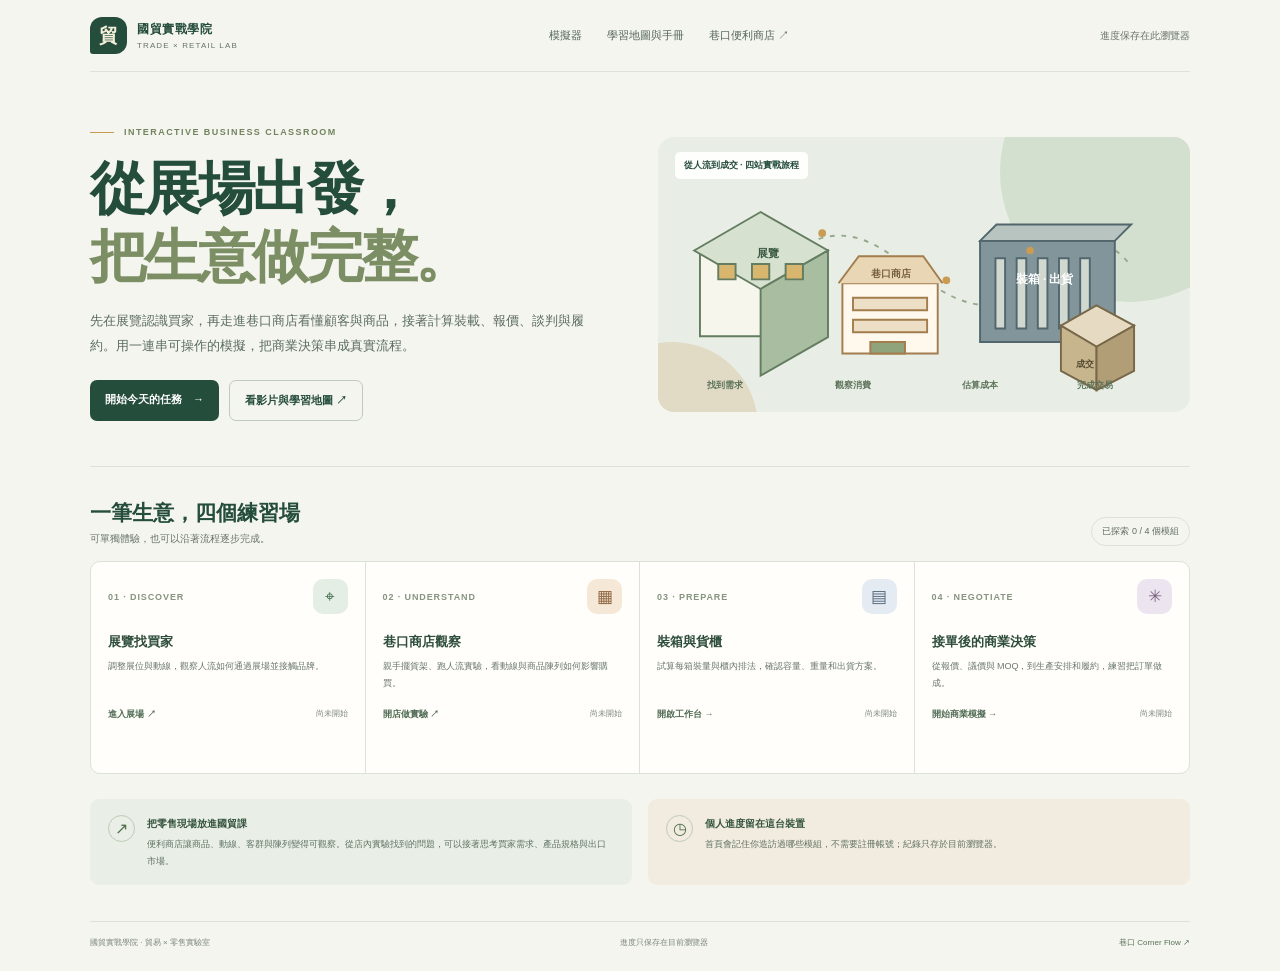
<file: index.html>
<!doctype html>
<html lang="zh-Hant"><head><meta charset="utf-8"><meta name="viewport" content="width=device-width,initial-scale=1"><meta name="theme-color" content="#244d3c"><meta name="description" content="從展覽找買家、走進巷口商店理解零售，再練習裝箱與接單決策。國貿實戰學院互動學習入口。"><title>國貿實戰學院｜貿易 × 零售實驗室</title>
<style>
:root{--g:#244d3c;--ink:#20352b;--muted:#667469;--bg:#f5f5ef;--line:#dce2d7;--gold:#c69a54}*{box-sizing:border-box}body{margin:0;background:var(--bg);color:var(--ink);font-family:Inter,"Noto Sans TC","PingFang TC","Microsoft JhengHei",sans-serif}.wrap{width:min(1100px,calc(100% - 44px));margin:auto}a{color:inherit}.top{height:72px;border-bottom:1px solid var(--line);display:flex;align-items:center;justify-content:space-between}.brand{display:flex;gap:10px;align-items:center;color:var(--g);text-decoration:none}.mark{width:37px;height:37px;border-radius:12px 12px 12px 3px;background:var(--g);color:#f4efd9;display:grid;place-items:center;font:800 19px serif}.brand strong,.brand small{display:block}.brand strong{font-size:12px;letter-spacing:.05em}.brand small{font-size:8px;color:var(--muted);letter-spacing:.14em;margin-top:3px}.nav{display:flex;gap:25px}.nav a{font-size:11px;color:#53665a;text-decoration:none}.nav a:hover{color:var(--g)}.state{font-size:10px;color:var(--muted)}.hero{display:grid;grid-template-columns:1fr 1fr;gap:35px;align-items:center;padding:55px 0 45px;border-bottom:1px solid var(--line)}.eyebrow{color:#71845e;letter-spacing:.16em;font-size:9px;font-weight:800}.eyebrow:before{content:"";display:inline-block;width:24px;border-top:1px solid #c69a54;vertical-align:middle;margin-right:10px}h1{font-size:clamp(38px,5vw,57px);line-height:1.2;letter-spacing:-.05em;color:var(--g);margin:17px 0}h1 em{font-style:normal;color:#7c8e64}.lead{max-width:515px;color:#596c5f;line-height:1.95;font-size:13px}.buttons{display:flex;gap:10px;margin-top:22px}.button{padding:12px 15px;border-radius:7px;background:var(--g);color:white;text-decoration:none;font-size:11px;font-weight:700}.button.alt{background:transparent;border:1px solid #becabd;color:var(--g)}.scene{height:275px;background:#e8eee5;border-radius:16px;position:relative;overflow:hidden;display:grid;place-items:center}.scene:before,.scene:after{content:"";position:absolute;background:#d4e0cf;border-radius:50%}.scene:before{height:260px;width:260px;right:-70px;top:-95px}.scene:after{height:170px;width:170px;left:-70px;bottom:-100px;background:#e1dbc6}.scene svg{position:relative;width:94%;z-index:1}.tag{position:absolute;top:15px;left:17px;background:#fffffff0;border-radius:5px;padding:7px 9px;font-size:9px;color:var(--g);font-weight:bold;z-index:2}.head{display:flex;align-items:end;justify-content:space-between;margin:32px 0 15px}.head h2{margin:0;font-size:21px;color:var(--g)}.head p{margin:5px 0 0;color:var(--muted);font-size:10px}.pill{border:1px solid var(--line);border-radius:99px;padding:7px 10px;font-size:9px;color:#5e6d60}.grid{display:grid;grid-template-columns:repeat(4,1fr);border:1px solid var(--line);border-radius:10px;background:#fffefa;overflow:hidden}.module{padding:17px;min-height:211px;text-decoration:none;border-right:1px solid var(--line);transition:background .15s}.module:last-child{border:0}.module:hover{background:#eef3eb}.mhead{display:flex;align-items:center;justify-content:space-between;margin-bottom:19px}.num{color:#879481;font-size:9px;letter-spacing:.1em;font-weight:bold}.ico{height:35px;width:35px;border-radius:10px;display:grid;place-items:center;font-size:17px}.green{background:#e4eee4;color:#3e694a}.amber{background:#f5e8d6;color:#906640}.blue{background:#e5ebf2;color:#566a7b}.purple{background:#ece5ef;color:#7b627e}.module h3{font-size:13px;color:#2e4d3b;margin:0}.module p{font-size:9px;line-height:1.8;color:#68766b;min-height:34px;margin:7px 0 16px}.mfoot{display:flex;justify-content:space-between;font-size:9px;color:#526c55;font-weight:bold}.visited{font-size:8px;font-weight:normal;color:#7a867b}.visited.yes{color:#4f7b50}.notes{display:grid;grid-template-columns:1fr 1fr;gap:16px;margin:25px 0 36px}.note{display:flex;gap:12px;padding:16px 18px;border-radius:9px;background:#e9eee6}.note:nth-child(2){background:#f1ecdf}.nicon{height:27px;width:27px;border:1px solid #bdcbb7;border-radius:50%;display:grid;place-items:center;color:#52704e;flex:none}.note h3{font-size:10px;color:#365540;margin:2px 0 5px}.note p{font-size:9px;line-height:1.8;color:#607163;margin:0}.foot{border-top:1px solid var(--line);padding:15px 0 23px;display:flex;justify-content:space-between;color:#7a867b;font-size:8px}.foot a{text-decoration:none;color:#59705a}@media(max-width:780px){.wrap{width:calc(100% - 34px)}.hero{grid-template-columns:1fr;padding:36px 0 30px;gap:22px}.scene{height:220px}.grid{grid-template-columns:repeat(2,1fr)}.module:nth-child(2){border-right:0}.module:nth-child(-n+2){border-bottom:1px solid var(--line)}.notes{grid-template-columns:1fr}.state{display:none}}@media(max-width:480px){.top{height:62px}.nav{gap:12px}.nav a{font-size:9px}.nav a:first-child{display:none}h1{font-size:37px}.lead{font-size:12px}.grid{grid-template-columns:1fr}.module{min-height:0;border:0!important;border-bottom:1px solid var(--line)!important;padding:13px;display:grid;grid-template-columns:40px 1fr auto;gap:9px}.module:last-child{border-bottom:0!important}.mhead{grid-row:1/4;display:block;margin:0}.num{display:block;margin:0 0 6px}.module p{grid-column:2;min-height:0;margin:2px 0}.mfoot{grid-column:3;grid-row:1/3;align-items:end;justify-content:center;flex-direction:column}.head{align-items:start;flex-direction:column;gap:10px}.foot{gap:10px;flex-wrap:wrap}}
</style></head><body>
<header class="wrap top"><a class="brand" href="./"><span class="mark">貿</span><span><strong>國貿實戰學院</strong><small>TRADE × RETAIL LAB</small></span></a><nav class="nav"><a href="#journey">模擬器</a><a href="./guide.html">學習地圖與手冊</a><a href="./corner/" target="_blank" rel="noopener">巷口便利商店 ↗</a></nav><span class="state" id="summary">進度保存在此瀏覽器</span></header>
<main class="wrap"><section class="hero"><div><div class="eyebrow">INTERACTIVE BUSINESS CLASSROOM</div><h1>從展場出發，<br><em>把生意做完整。</em></h1><p class="lead">先在展覽認識買家，再走進巷口商店看懂顧客與商品，接著計算裝載、報價、談判與履約。用一連串可操作的模擬，把商業決策串成真實流程。</p><div class="buttons"><a class="button" href="#journey">開始今天的任務　→</a><a class="button alt" href="./guide.html">看影片與學習地圖 ↗</a></div></div>
<div class="scene"><span class="tag">從人流到成交 · 四站實戰旅程</span><svg viewBox="0 0 520 290" aria-hidden="true"><g fill="none" stroke="#96a98d" stroke-width="2" stroke-dasharray="5 7"><path d="M92 148c65-62 101-50 150-12s91 63 143 12 73-34 91-12"/></g><g transform="translate(20 72)" stroke="#647d60" stroke-width="2"><path d="m8 47 63-35 64 35v90H8z" fill="#f7f6ec"/><path d="M2 48 71 8l70 40-70 40z" fill="#d6e1cf"/><path d="m71 88 70-40v90l-70 40z" fill="#a9bea1"/><path d="M27 62h18v16H27zm35 0h18v16H62zm35 0h18v16H97z" fill="#d9b66e"/><text x="67" y="55" stroke="none" font-size="11" fill="#365640" font-weight="700">展覽</text></g><g transform="translate(172 121)" stroke="#a37d4e" stroke-width="2"><path d="M4 33h99v73H4z" fill="#fff9ed"/><path d="M0 33 21 5h67l20 28" fill="#e8d6b5"/><path d="M15 48h77v13H15zm0 23h77v13H15z" fill="#eddfc5"/><path d="M33 94h36v12H33z" fill="#8fa47a"/><text x="34" y="27" stroke="none" font-size="10" fill="#765d3d" font-weight="700">巷口商店</text></g><g transform="translate(307 50)" stroke="#52676d" stroke-width="2"><path d="M12 60h140v105H12z" fill="#82959a"/><path d="m12 60 17-17h140l-17 17z" fill="#b7c4c0"/><path d="M28 78h10v73H28zm22 0h10v73H50zm22 0h10v73H72zm22 0h10v73H94zm22 0h10v73h-10z" fill="#d0d8d0"/><text x="49" y="104" stroke="none" font-size="12" fill="#fff" font-weight="700">裝箱 · 出貨</text></g><g transform="translate(400 174)" stroke="#786849" stroke-width="2"><path d="m3 24 37-21 39 21-39 22z" fill="#e6dac2"/><path d="M3 24v47l37 20V46z" fill="#c7b58e"/><path d="M79 24v47L40 91V46z" fill="#b29e76"/><text x="19" y="67" stroke="none" font-size="9" fill="#55492f" font-weight="700">成交</text></g><g fill="#c99b53"><circle cx="155" cy="102" r="4"/><circle cx="284" cy="151" r="4"/><circle cx="371" cy="120" r="4"/></g><g font-size="9" fill="#5c725a" font-weight="700"><text x="35" y="263">找到需求</text><text x="168" y="263">觀察消費</text><text x="300" y="263">估算成本</text><text x="420" y="263">完成交易</text></g></svg></div></section>
<section id="journey"><div class="head"><div><h2>一筆生意，四個練習場</h2><p>可單獨體驗，也可以沿著流程逐步完成。</p></div><span class="pill" id="counter">已探索 0 / 4 個模組</span></div><div class="grid">
<a class="module" href="./expo/" target="_blank" rel="noopener" data-module="expo"><div class="mhead"><span class="num">01 · DISCOVER</span><span class="ico green">⌖</span></div><h3>展覽找買家</h3><p>調整展位與動線，觀察人流如何通過展場並接觸品牌。</p><div class="mfoot"><span>進入展場 ↗</span><span class="visited">尚未開始</span></div></a>
<a class="module" href="./corner/" target="_blank" rel="noopener" data-module="store"><div class="mhead"><span class="num">02 · UNDERSTAND</span><span class="ico amber">▦</span></div><h3>巷口商店觀察</h3><p>親手擺貨架、跑人流實驗，看動線與商品陳列如何影響購買。</p><div class="mfoot"><span>開店做實驗 ↗</span><span class="visited">尚未開始</span></div></a>
<a class="module" href="./packing.html" data-module="packing"><div class="mhead"><span class="num">03 · PREPARE</span><span class="ico blue">▤</span></div><h3>裝箱與貨櫃</h3><p>試算每箱裝量與櫃內排法，確認容量、重量和出貨方案。</p><div class="mfoot"><span>開啟工作台 →</span><span class="visited">尚未開始</span></div></a>
<a class="module" href="./trade.html" data-module="trade"><div class="mhead"><span class="num">04 · NEGOTIATE</span><span class="ico purple">✳</span></div><h3>接單後的商業決策</h3><p>從報價、議價與 MOQ，到生產安排和履約，練習把訂單做成。</p><div class="mfoot"><span>開始商業模擬 →</span><span class="visited">尚未開始</span></div></a>
</div></section><section class="notes"><article class="note"><span class="nicon">↗</span><div><h3>把零售現場放進國貿課</h3><p>便利商店讓商品、動線、客群與陳列變得可觀察。從店內實驗找到的問題，可以接著思考買家需求、產品規格與出口市場。</p></div></article><article class="note"><span class="nicon">◷</span><div><h3>個人進度留在這台裝置</h3><p>首頁會記住你造訪過哪些模組，不需要註冊帳號；紀錄只存於目前瀏覽器。</p></div></article></section></main>
<footer class="wrap foot"><span>國貿實戰學院 · 貿易 × 零售實驗室</span><span>進度只保存在目前瀏覽器</span><a href="./corner/" target="_blank" rel="noopener">巷口 Corner Flow ↗</a></footer>
<script>(()=>{const key="trade-corner-academy-progress-v1";let s={visited:[],last:""};try{s={...s,...JSON.parse(localStorage.getItem(key)||"{}")} }catch{}const cards=[...document.querySelectorAll("[data-module]")];function draw(){document.querySelector("#counter").textContent=`已探索 ${s.visited.length} / 4 個模組`;document.querySelector("#summary").textContent=s.visited.length?`已開始 ${s.visited.length} 個模組`:"進度保存在此瀏覽器";cards.forEach(c=>{const v=c.querySelector(".visited"),done=s.visited.includes(c.dataset.module);v.textContent=done?"已造訪":"尚未開始";v.classList.toggle("yes",done)})}function mark(id){if(!s.visited.includes(id))s.visited.push(id);s.last=id;try{localStorage.setItem(key,JSON.stringify(s))}catch{}draw()}cards.forEach(c=>c.addEventListener("click",()=>mark(c.dataset.module)));document.querySelectorAll("[data-mark]").forEach(a=>a.addEventListener("click",()=>mark(a.dataset.mark)));draw()})();</script></body></html>
</file>
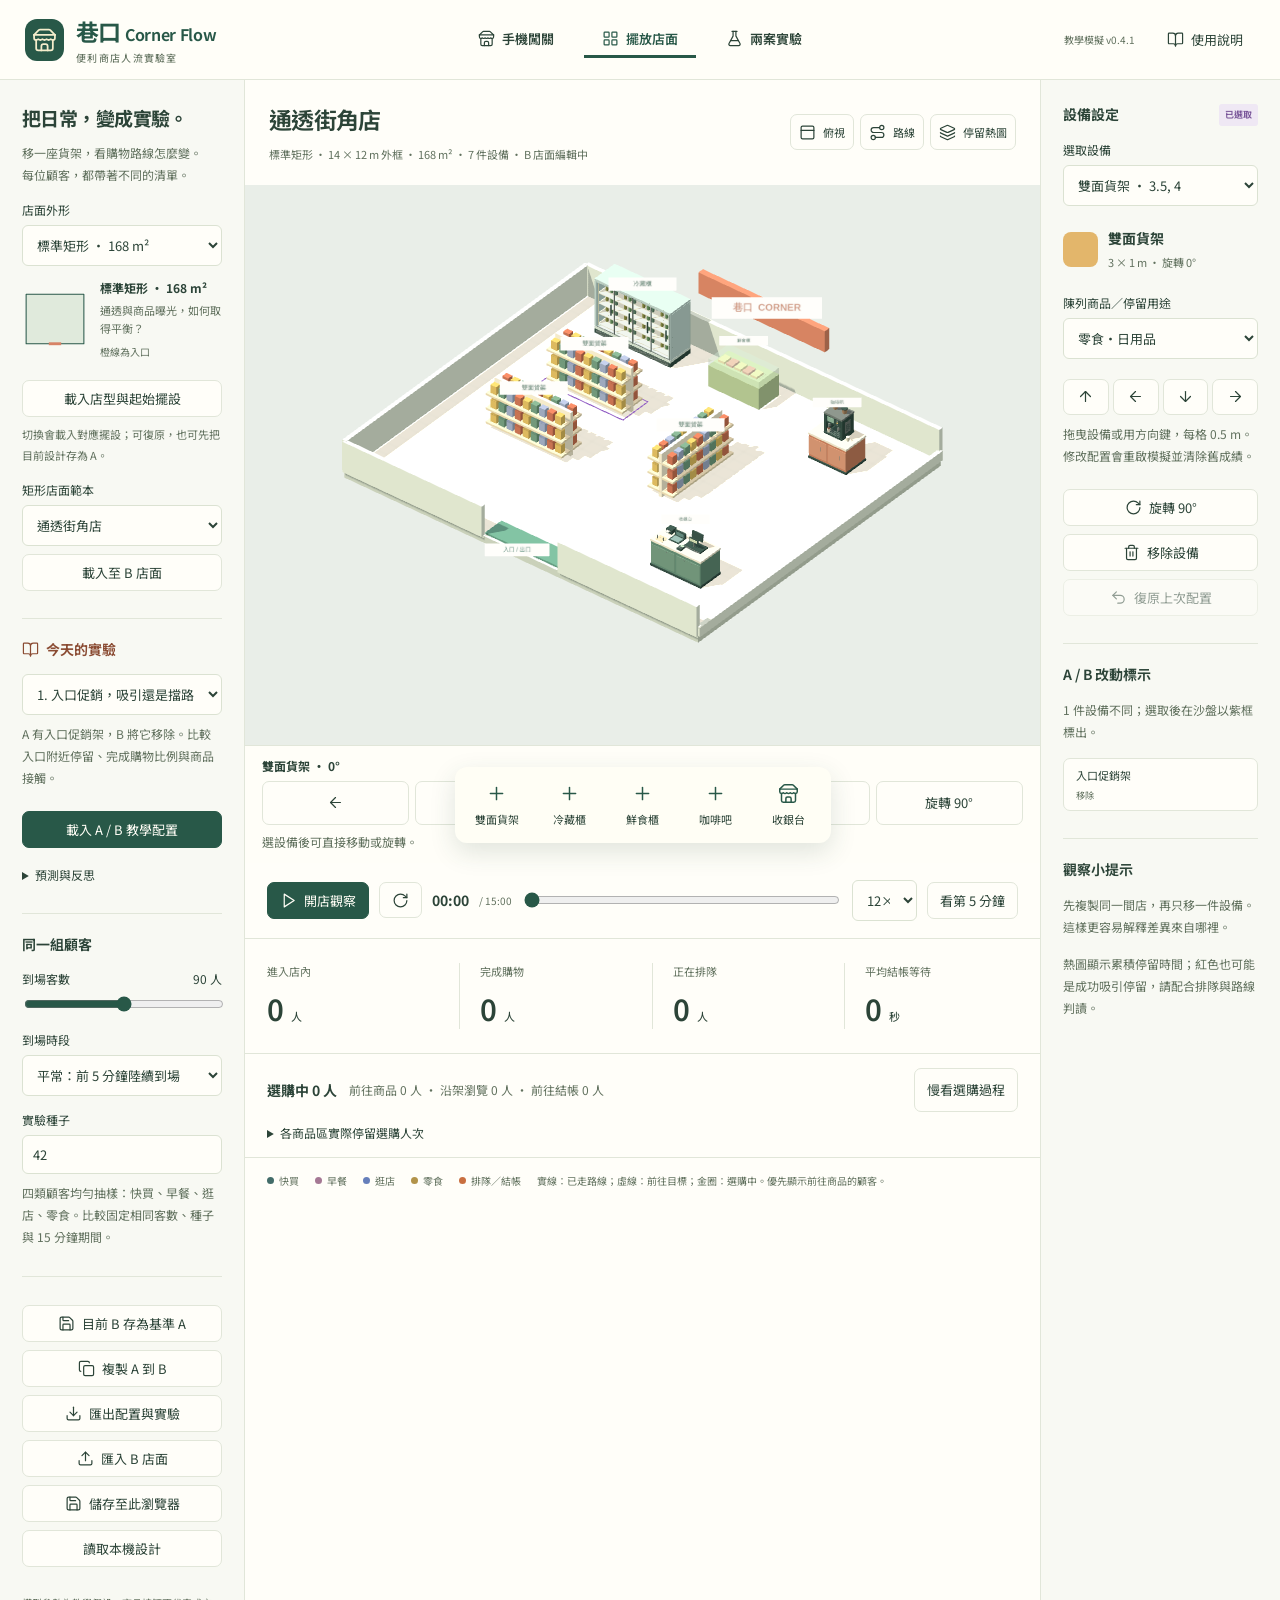
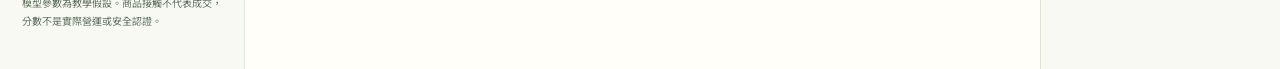
<file: corner/index.html>
<!doctype html><html lang="zh-Hant"><head><meta charset="UTF-8"><meta name="viewport" content="width=device-width,initial-scale=1,viewport-fit=cover"><meta name="theme-color" content="#285848"><meta name="description" content="自己擺貨架、開店看人流。用同一組顧客比較便利商店的購物路線與結帳排隊。"><title>巷口 Corner Flow｜便利商店人流實驗室</title>  <script type="module" crossorigin src="./assets/index-BwXZTKVe.js"></script>
  <link rel="modulepreload" crossorigin href="./assets/three-CS4uAiZF.js">
  <link rel="modulepreload" crossorigin href="./assets/icons-B_nXUfc4.js">
  <link rel="stylesheet" crossorigin href="./assets/index-BV2G9Qv4.css">
</head><body><div id="app"></div></body></html>
</file>
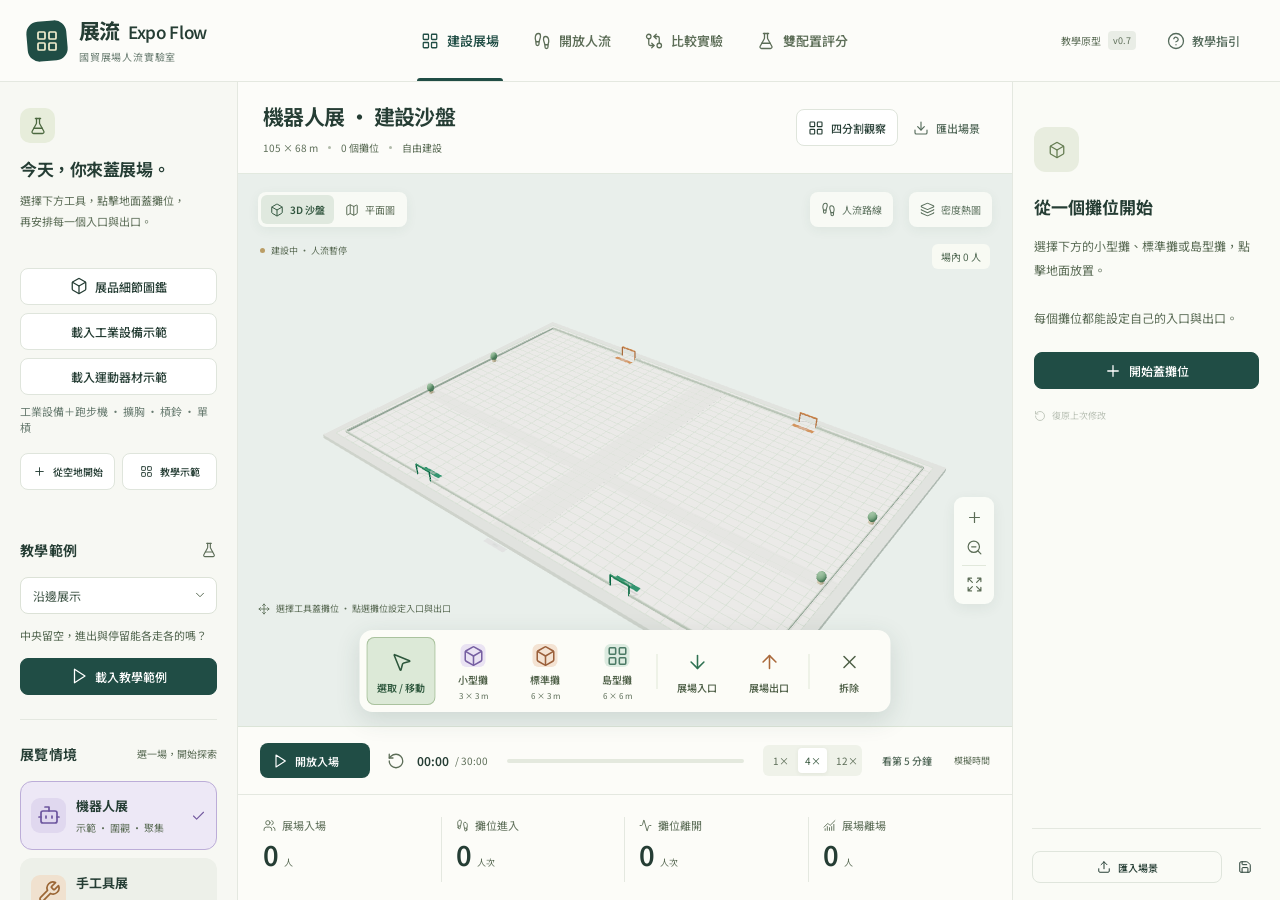
<file: expo/index.html>
<!doctype html>
<html lang="zh-Hant">
  <head>
    <meta charset="UTF-8" />
    <meta name="viewport" content="width=device-width, initial-scale=1.0" />
    <meta name="theme-color" content="#204d45" />
    <meta
      name="description"
      content="國貿課堂的 3D 展場人流實驗室。調整攤位，觀察人流，驗證設計。"
    />
    <title>展流 Expo Flow — 國貿展場人流實驗室</title>
    <script type="module" crossorigin src="./assets/index-DIVHrKAa.js"></script>
    <link rel="modulepreload" crossorigin href="./assets/icons-nhdZP4FW.js">
    <link rel="modulepreload" crossorigin href="./assets/three-B3NgcmtL.js">
    <link rel="stylesheet" crossorigin href="./assets/index-3f3AyyKr.css">
  </head>
  <body>
    <div id="app"></div>
  </body>
</html>
</file>
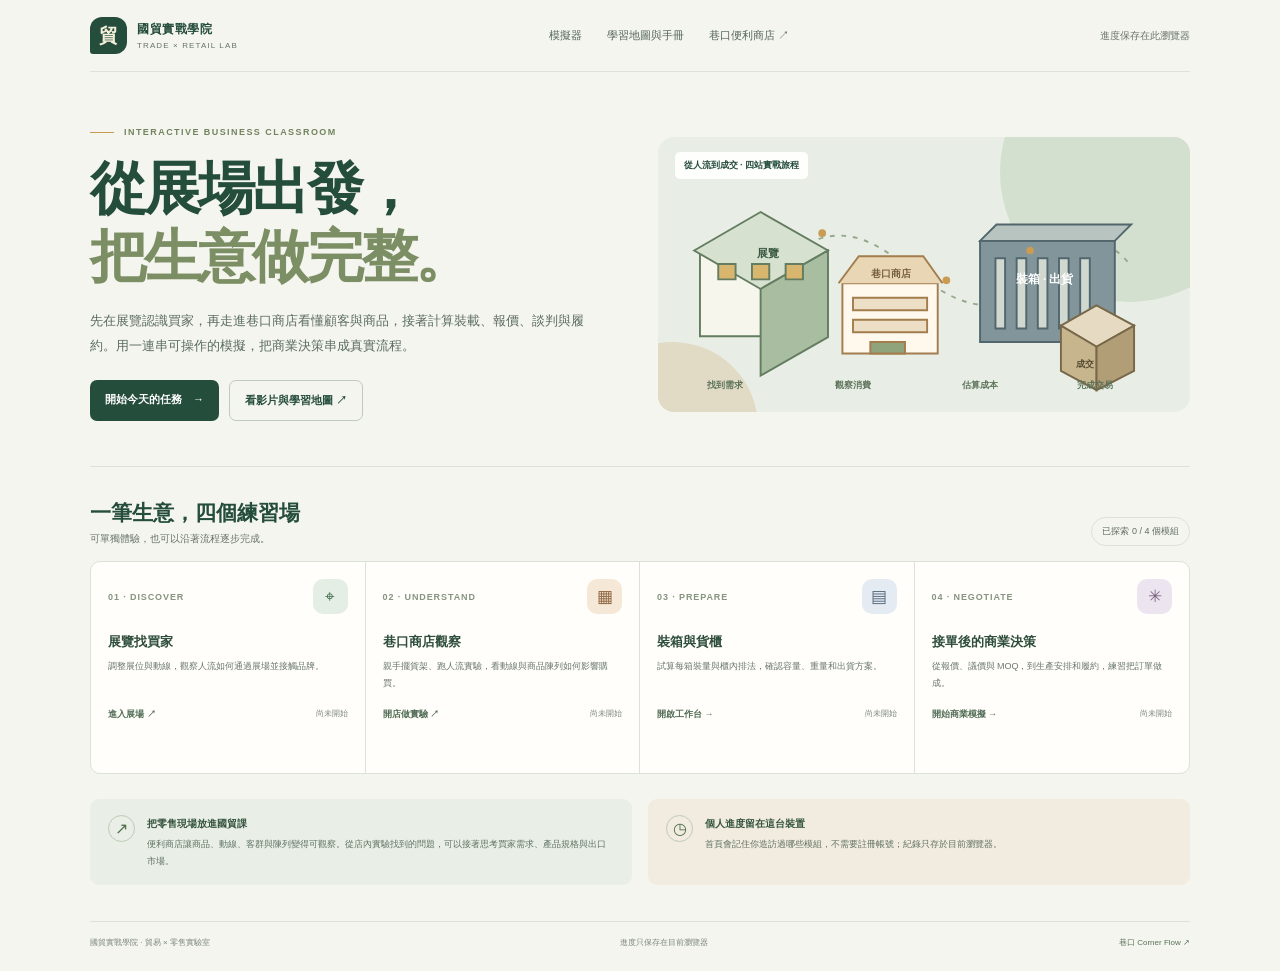
<file: academy.html>
<!doctype html><html lang="zh-Hant"><meta charset="utf-8"><meta name="viewport" content="width=device-width, initial-scale=1"><meta http-equiv="refresh" content="0; url=./"><title>返回國貿實戰學院</title><body><p><a href="./">返回國貿實戰學院首頁</a></p><script>location.replace('./')</script></body></html>
</file>
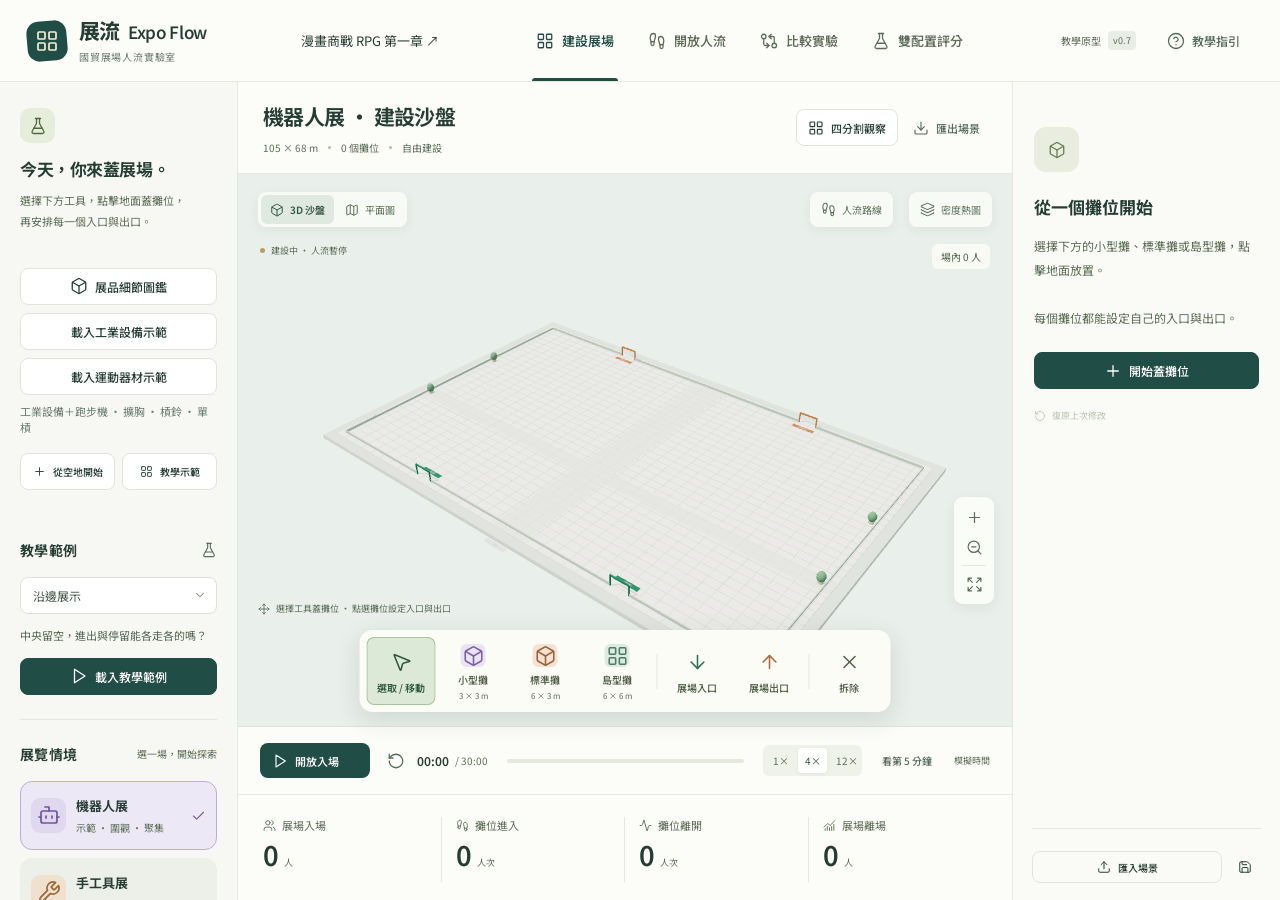
<file: expo.html>
<!doctype html>
<html lang="zh-Hant">
  <head>
    <meta charset="UTF-8" />
    <meta name="viewport" content="width=device-width, initial-scale=1.0" />
    <meta name="theme-color" content="#204d45" />
    <link rel="icon" type="image/svg+xml" href="./favicon.svg" />
    <meta
      name="description"
      content="國貿課堂的 3D 展場人流實驗室。調整攤位，觀察人流，驗證設計。"
    />
    <title>展流 Expo Flow — 國貿展場人流實驗室</title>
    <script type="module" crossorigin src="./assets/expo-CReVoBOj.js"></script>
    <link rel="modulepreload" crossorigin href="./assets/index-B5-YGvcF.js">
    <link rel="modulepreload" crossorigin href="./assets/icons-azuUqhzm.js">
    <link rel="modulepreload" crossorigin href="./assets/three-BatIX2f6.js">
    <link rel="stylesheet" crossorigin href="./assets/index-LwYKGt92.css">
    <link rel="stylesheet" crossorigin href="./assets/expo-CKGDwDgc.css">
  </head>
  <body>
    <div id="app"></div>
  </body>
</html>
</file>
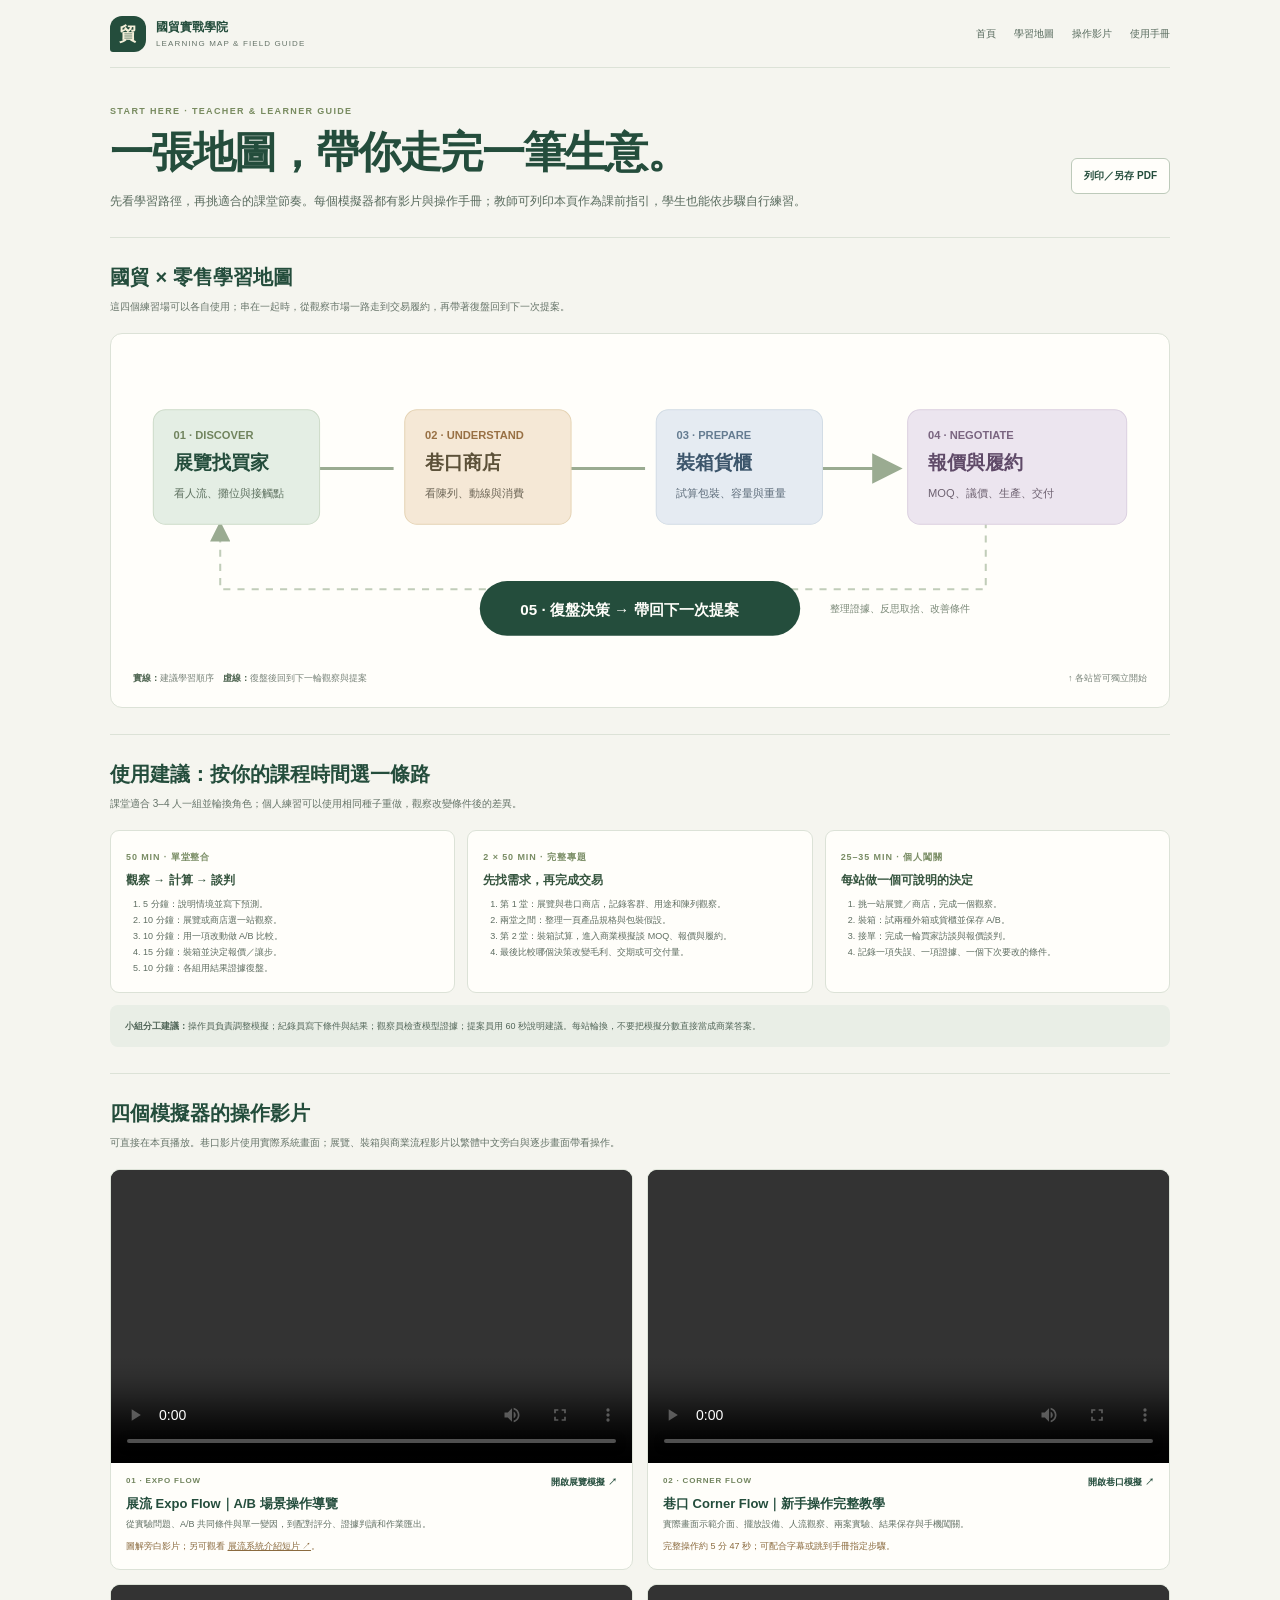
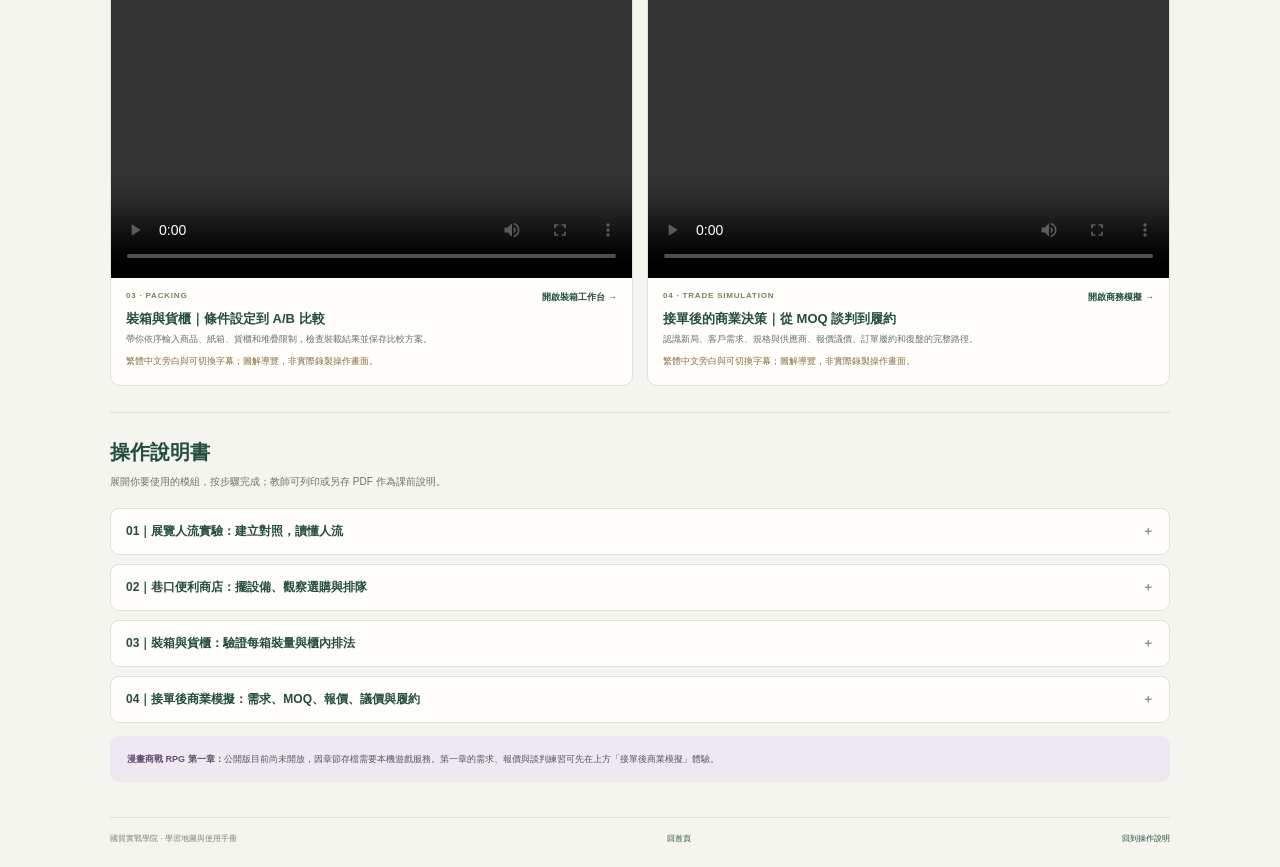
<file: guide.html>
<!doctype html>
<html lang="zh-Hant"><head><meta charset="utf-8"><meta name="viewport" content="width=device-width,initial-scale=1"><meta name="theme-color" content="#244d3c"><meta name="description" content="國貿實戰學院四個模擬器的操作影片、使用手冊、課堂建議與貿易流程學習地圖。"><title>學習地圖與使用手冊｜國貿實戰學院</title>
<style>
:root{--g:#244d3c;--ink:#20352b;--muted:#667469;--bg:#f5f5ef;--paper:#fffefa;--line:#dce2d7;--gold:#c69a54;--moss:#788b60}*{box-sizing:border-box}html{scroll-behavior:smooth}body{margin:0;background:var(--bg);color:var(--ink);font-family:Inter,"Noto Sans TC","PingFang TC","Microsoft JhengHei",sans-serif}.wrap{width:min(1060px,calc(100% - 44px));margin:auto}a{color:inherit}.top{height:68px;border-bottom:1px solid var(--line);display:flex;align-items:center;justify-content:space-between}.brand{display:flex;gap:10px;align-items:center;color:var(--g);text-decoration:none}.mark{width:36px;height:36px;border-radius:12px 12px 12px 3px;background:var(--g);color:#f4efd9;display:grid;place-items:center;font:800 18px serif}.brand strong,.brand small{display:block}.brand strong{font-size:12px}.brand small{font-size:8px;color:var(--muted);letter-spacing:.14em;margin-top:3px}.top nav{display:flex;gap:18px}.top nav a{font-size:10px;text-decoration:none;color:#586b5e}.top nav a:hover{color:var(--g)}.hero{padding:38px 0 25px}.eyebrow{font-size:9px;letter-spacing:.15em;font-weight:800;color:var(--moss)}h1{font-size:clamp(30px,4vw,43px);line-height:1.2;color:var(--g);letter-spacing:-.04em;margin:11px 0}.hero p{max-width:750px;color:#596b5e;font-size:12px;line-height:1.9;margin:0}.print{float:right;margin-top:-54px;border:1px solid #bdcaba;background:#fffefa;border-radius:6px;padding:10px 12px;color:var(--g);font-size:10px;font-weight:700;cursor:pointer}.section{padding:26px 0;border-top:1px solid var(--line)}.section h2{font-size:20px;color:var(--g);margin:0 0 7px}.intro{font-size:10px;color:var(--muted);margin:0 0 17px;line-height:1.8}.map{background:var(--paper);border:1px solid var(--line);border-radius:12px;padding:22px;overflow:hidden}.map svg{display:block;width:100%;height:auto;min-width:760px}.map-scroll{overflow:auto}.map-caption{display:flex;justify-content:space-between;gap:14px;color:#788379;font-size:9px;margin-top:11px}.map-caption b{color:#516753}.recommendations{display:grid;grid-template-columns:repeat(3,1fr);gap:12px}.rec{border:1px solid var(--line);border-radius:9px;background:var(--paper);padding:15px}.rec .time{font-size:9px;color:#7a8d65;font-weight:800;letter-spacing:.1em}.rec h3{font-size:12px;color:#35543e;margin:8px 0 5px}.rec p,.rec li{font-size:9px;color:#5e6d61;line-height:1.8}.rec p{margin:0}.rec ol{padding-left:17px;margin:7px 0 0}.roles{margin-top:12px;padding:13px 15px;background:#e9eee6;border-radius:8px;color:#53675a;font-size:9px;line-height:1.8}.videos{display:grid;grid-template-columns:1fr 1fr;gap:14px}.video-card{background:var(--paper);border:1px solid var(--line);border-radius:10px;overflow:hidden}.video-card video{display:block;width:100%;aspect-ratio:16/9;background:#18251e}.vinfo{padding:13px 15px 15px}.vtop{display:flex;justify-content:space-between;gap:10px}.vtop span{font-size:8px;letter-spacing:.1em;font-weight:800;color:#71845e}.vtop a{font-size:9px;color:var(--g);font-weight:700;text-decoration:none}.vinfo h3{font-size:13px;color:var(--g);margin:6px 0 4px}.vinfo p{font-size:9px;line-height:1.75;color:#637166;margin:0}.vinfo .media-note{color:#8b6b3f;margin-top:6px}.manuals{display:grid;gap:9px}.manual{border:1px solid var(--line);border-radius:9px;background:var(--paper);overflow:hidden}.manual summary{padding:14px 15px;cursor:pointer;color:var(--g);font-size:12px;font-weight:750;list-style:none;display:flex;justify-content:space-between}.manual summary::-webkit-details-marker{display:none}.manual summary:after{content:"＋";color:#82916f}.manual[open] summary:after{content:"−"}.manual-body{border-top:1px solid #e8ece5;padding:12px 18px 16px;color:#526458;font-size:10px;line-height:1.85}.manual-body ol,.manual-body ul{padding-left:20px}.manual-body li{padding:2px 0}.manual-body b{color:#34543d}.caution{border-left:3px solid var(--gold);padding:8px 11px;background:#f5f0e4;color:#746443;font-size:9px;line-height:1.8;margin:10px 0}.linkbtn{display:inline-block;margin-top:7px;background:var(--g);padding:9px 12px;color:#fff;text-decoration:none;font-size:9px;font-weight:700;border-radius:5px}.rpg{border-radius:9px;background:#eee9f1;padding:15px 17px;color:#5d5064;font-size:9px;line-height:1.8}.rpg b{color:#624f70}.footer{padding:15px 0 23px;border-top:1px solid var(--line);display:flex;justify-content:space-between;color:#7b867b;font-size:8px}.footer a{text-decoration:none;color:var(--g)}@media(max-width:740px){.wrap{width:calc(100% - 32px)}.recommendations{grid-template-columns:1fr}.videos{grid-template-columns:1fr}.map{padding:13px}.hero{padding-top:28px}.print{float:none;margin:12px 0 0}.map-caption{flex-direction:column}.top nav{gap:10px}.top nav a{font-size:9px}}@media print{body{background:white;font-size:10pt}.wrap{width:100%;max-width:none}.top,.print,.video-card video,.linkbtn{display:none!important}.hero{padding:10px 0}.section{padding:12px 0;break-inside:avoid}.map{padding:8px}.map svg{min-width:0}.recommendations{grid-template-columns:repeat(3,1fr)}.videos{display:none}.manuals{gap:5px}.manual:not([open]) .manual-body{display:block}.manual summary{padding:8px}.manual-body{font-size:9pt;padding:8px 14px}.footer{padding:8px 0}.rpg{break-inside:avoid}}
</style></head><body>
<header class="wrap top"><a class="brand" href="./"><span class="mark">貿</span><span><strong>國貿實戰學院</strong><small>LEARNING MAP & FIELD GUIDE</small></span></a><nav><a href="./">首頁</a><a href="#map">學習地圖</a><a href="#videos">操作影片</a><a href="#manual">使用手冊</a></nav></header>
<main class="wrap"><section class="hero"><div class="eyebrow">START HERE · TEACHER & LEARNER GUIDE</div><h1>一張地圖，帶你走完一筆生意。</h1><p>先看學習路徑，再挑適合的課堂節奏。每個模擬器都有影片與操作手冊；教師可列印本頁作為課前指引，學生也能依步驟自行練習。</p><button class="print" onclick="window.print()">列印／另存 PDF</button></section>
<section class="section" id="map"><h2>國貿 × 零售學習地圖</h2><p class="intro">這四個練習場可以各自使用；串在一起時，從觀察市場一路走到交易履約，再帶著復盤回到下一次提案。</p><div class="map"><div class="map-scroll"><svg viewBox="0 0 1000 300" role="img" aria-labelledby="map-title map-desc"><title id="map-title">國貿實戰學習流程圖</title><desc id="map-desc">展場找商機，巷口商店觀察消費，裝箱試算出貨，再進行MOQ、報價、談判與履約，最後復盤並回到市場觀察。</desc><defs><marker id="arrow" markerWidth="10" markerHeight="10" refX="8" refY="5" orient="auto"><path d="M0 0L10 5L0 10z" fill="#9aab91"/></marker></defs><path d="M184 111H257M432 111H505M680 111H753" stroke="#9aab91" stroke-width="3" marker-end="url(#arrow)"/><path d="M841 163v67H86v-63" fill="none" stroke="#c1cdb9" stroke-width="2" stroke-dasharray="7 7" marker-end="url(#arrow)"/><g font-family="sans-serif"><g><rect x="20" y="53" width="164" height="113" rx="12" fill="#e4eee4" stroke="#cddbc9"/><text x="40" y="82" font-size="11" font-weight="700" fill="#71845e">01 · DISCOVER</text><text x="40" y="111" font-size="19" font-weight="700" fill="#244d3c">展覽找買家</text><text x="40" y="139" font-size="11" fill="#5d705f">看人流、攤位與接觸點</text></g><g><rect x="268" y="53" width="164" height="113" rx="12" fill="#f5e8d6" stroke="#e5d3b4"/><text x="288" y="82" font-size="11" font-weight="700" fill="#987044">02 · UNDERSTAND</text><text x="288" y="111" font-size="19" font-weight="700" fill="#5c5139">巷口商店</text><text x="288" y="139" font-size="11" fill="#6d6657">看陳列、動線與消費</text></g><g><rect x="516" y="53" width="164" height="113" rx="12" fill="#e5ebf2" stroke="#d2dce5"/><text x="536" y="82" font-size="11" font-weight="700" fill="#657c91">03 · PREPARE</text><text x="536" y="111" font-size="19" font-weight="700" fill="#3c556b">裝箱貨櫃</text><text x="536" y="139" font-size="11" fill="#5d6c7a">試算包裝、容量與重量</text></g><g><rect x="764" y="53" width="216" height="113" rx="12" fill="#ece5ef" stroke="#dbd0e0"/><text x="784" y="82" font-size="11" font-weight="700" fill="#7a6580">04 · NEGOTIATE</text><text x="784" y="111" font-size="19" font-weight="700" fill="#5f4a68">報價與履約</text><text x="784" y="139" font-size="11" fill="#6e6271">MOQ、議價、生產、交付</text></g><g><rect x="342" y="222" width="316" height="54" rx="27" fill="#244d3c"/><text x="382" y="255" font-size="15" font-weight="700" fill="#fffefa">05 · 復盤決策 → 帶回下一次提案</text></g><text x="687" y="252" font-size="10" fill="#7b8978">整理證據、反思取捨、改善條件</text></g></svg></div><div class="map-caption"><span><b>實線：</b>建議學習順序　<b>虛線：</b>復盤後回到下一輪觀察與提案</span><span>↑ 各站皆可獨立開始</span></div></div></section>
<section class="section" id="recommend"><h2>使用建議：按你的課程時間選一條路</h2><p class="intro">課堂適合 3–4 人一組並輪換角色；個人練習可以使用相同種子重做，觀察改變條件後的差異。</p><div class="recommendations"><article class="rec"><span class="time">50 MIN · 單堂整合</span><h3>觀察 → 計算 → 談判</h3><ol><li>5 分鐘：說明情境並寫下預測。</li><li>10 分鐘：展覽或商店選一站觀察。</li><li>10 分鐘：用一項改動做 A/B 比較。</li><li>15 分鐘：裝箱並決定報價／讓步。</li><li>10 分鐘：各組用結果證據復盤。</li></ol></article><article class="rec"><span class="time">2 × 50 MIN · 完整專題</span><h3>先找需求，再完成交易</h3><ol><li>第 1 堂：展覽與巷口商店，記錄客群、用途和陳列觀察。</li><li>兩堂之間：整理一頁產品規格與包裝假設。</li><li>第 2 堂：裝箱試算，進入商業模擬談 MOQ、報價與履約。</li><li>最後比較哪個決策改變毛利、交期或可交付量。</li></ol></article><article class="rec"><span class="time">25–35 MIN · 個人闖關</span><h3>每站做一個可說明的決定</h3><ol><li>挑一站展覽／商店，完成一個觀察。</li><li>裝箱：試兩種外箱或貨櫃並保存 A/B。</li><li>接單：完成一輪買家訪談與報價談判。</li><li>記錄一項失誤、一項證據、一個下次要改的條件。</li></ol></article></div><div class="roles"><b>小組分工建議：</b>操作員負責調整模擬；紀錄員寫下條件與結果；觀察員檢查模型證據；提案員用 60 秒說明建議。每站輪換，不要把模擬分數直接當成商業答案。</div></section>
<section class="section" id="videos"><h2>四個模擬器的操作影片</h2><p class="intro">可直接在本頁播放。巷口影片使用實際系統畫面；展覽、裝箱與商業流程影片以繁體中文旁白與逐步畫面帶看操作。</p><div class="videos">
<article class="video-card"><video controls playsinline preload="metadata"><source src="./tutorials/expo-guide.mp4" type="video/mp4"><track kind="captions" srclang="zh-Hant" label="繁體中文字幕" src="./tutorials/expo-guide.vtt" default>你的瀏覽器不支援 MP4 影片。</video><div class="vinfo"><div class="vtop"><span>01 · EXPO FLOW</span><a href="./expo/" target="_blank" rel="noopener">開啟展覽模擬 ↗</a></div><h3>展流 Expo Flow｜A/B 場景操作導覽</h3><p>從實驗問題、A/B 共同條件與單一變因，到配對評分、證據判讀和作業匯出。</p><p class="media-note">圖解旁白影片；另可觀看 <a href="./tutorials/expo-intro.mp4" target="_blank" rel="noopener">展流系統介紹短片 ↗</a>。</p></div></article>
<article class="video-card"><video controls playsinline preload="metadata"><source src="./tutorials/corner-flow-full.mp4" type="video/mp4"><track kind="captions" srclang="zh-Hant" label="繁體中文字幕" src="./tutorials/corner-flow-full.vtt" default>你的瀏覽器不支援 MP4 影片。</video><div class="vinfo"><div class="vtop"><span>02 · CORNER FLOW</span><a href="./corner/" target="_blank" rel="noopener">開啟巷口模擬 ↗</a></div><h3>巷口 Corner Flow｜新手操作完整教學</h3><p>實際畫面示範介面、擺放設備、人流觀察、兩案實驗、結果保存與手機闖關。</p><p class="media-note">完整操作約 5 分 47 秒；可配合字幕或跳到手冊指定步驟。</p></div></article>
<article class="video-card"><video controls playsinline preload="metadata"><source src="./tutorials/packing-guide.mp4" type="video/mp4"><track kind="captions" srclang="zh-Hant" label="繁體中文字幕" src="./tutorials/packing-guide.vtt" default>你的瀏覽器不支援 MP4 影片。</video><div class="vinfo"><div class="vtop"><span>03 · PACKING</span><a href="./packing.html">開啟裝箱工作台 →</a></div><h3>裝箱與貨櫃｜條件設定到 A/B 比較</h3><p>帶你依序輸入商品、紙箱、貨櫃和堆疊限制，檢查裝載結果並保存比較方案。</p><p class="media-note">繁體中文旁白與可切換字幕；圖解導覽，非實際錄製操作畫面。</p></div></article>
<article class="video-card"><video controls playsinline preload="metadata"><source src="./tutorials/trade-guide.mp4" type="video/mp4"><track kind="captions" srclang="zh-Hant" label="繁體中文字幕" src="./tutorials/trade-guide.vtt" default>你的瀏覽器不支援 MP4 影片。</video><div class="vinfo"><div class="vtop"><span>04 · TRADE SIMULATION</span><a href="./trade.html">開啟商務模擬 →</a></div><h3>接單後的商業決策｜從 MOQ 談判到履約</h3><p>認識新局、客戶需求、規格與供應商、報價議價、訂單履約和復盤的完整路徑。</p><p class="media-note">繁體中文旁白與可切換字幕；圖解導覽，非實際錄製操作畫面。</p></div></article>
</div></section>
<section class="section" id="manual"><h2>操作說明書</h2><p class="intro">展開你要使用的模組，按步驟完成；教師可列印或另存 PDF 作為課前說明。</p><div class="manuals">
<details class="manual"><summary>01｜展覽人流實驗：建立對照，讀懂人流</summary><div class="manual-body"><ol><li>先選一個問題，例如入口是否被接待桌遮擋、洽談桌是否造成瓶頸；先寫下預測。</li><li>進入「雙配置評分」，在 A、B 匯入同一個起始場景，設定相同人數、時長和教師量尺。</li><li>A 保留基準，只在 B 改一個主要設計因素，例如接待桌位置或出口方向。</li><li>執行配對評分，先讀人流路徑與停留證據，再查看瓶頸與分數；若改了量尺，需分開說明量尺造成的差異。</li><li>要保留自己的場景，選「編輯這一例」並從建設畫面匯出場景；評分紀錄另行匯出。</li></ol><div class="caution">建議單堂可選第 1 課；三堂精選可做第 1、4、6 課。分數是設計診斷，成績應看實驗設計、證據判讀、取捨與提案。</div><a class="linkbtn" href="./expo/" target="_blank" rel="noopener">進入展覽人流實驗 ↗</a></div></details>
<details class="manual"><summary>02｜巷口便利商店：擺設備、觀察選購與排隊</summary><div class="manual-body"><ol><li>先選店面外形或課程，再載入起始配置；熟悉 3D／俯視切換與設備圖例。</li><li>在 B 店面新增、移動或旋轉貨架、冷藏櫃、鮮食、咖啡設備與收銀台；先記下要測試的假設。</li><li>檢查通道連通、入口、設備可接近性與重疊提醒；必要時使用復原，避免一次改太多。</li><li>開始營業，觀察顧客路線、商品接觸、排隊和放棄；需要時暫停查看人流熱圖或最近實走路線。</li><li>在同一條件下做 A/B 配對實驗，對照完成率、等待與商品接觸；回放尖峰並匯出配置與結果。</li><li>手機闖關可以練值班決策；事件選擇會影響當局服務與排隊。打烊後查看每題回饋，匯出匿名紀錄。</li></ol><div class="caution">本模型是教學用簡化人流，不含真實營收、完整視線、實際場域校準或人群安全認證。修改配置或共同條件會讓舊成績失去同條件可比性，先匯出再改。</div><a class="linkbtn" href="./corner/" target="_blank" rel="noopener">進入巷口商店模擬 ↗</a></div></details>
<details class="manual"><summary>03｜裝箱與貨櫃：驗證每箱裝量與櫃內排法</summary><div class="manual-body"><ol><li>左側先確認商品長、寬、高與單件淨重；接著輸入外箱外尺寸、內尺寸、紙箱皮重和每箱重量上限。</li><li>選擇教學貨櫃，閱讀櫃內尺寸、門孔與載重說明；設定需求箱數和箱間間隙。</li><li>選擇紙箱需直立、是否可堆疊、最大層數與上層載重限制，再按「重新計算」。</li><li>中間視圖可拖曳旋轉、滾輪縮放或切換俯視圖。右側檢查已驗證箱數、剩餘未裝、總毛重、容積利用率與重心位置。</li><li>需要指定位置時，選方向、填 X/Y/Z，按「驗證並放入」；系統會拒絕超界、重疊或違反限制的放置。</li><li>保存目前方案或分別存成 A/B 比較；匯出 JSON 備份交作業。</li></ol><div class="caution">尺寸輸入單位為 mm、產品與箱皮重為 g、總毛重顯示 kg。數學上界是必要條件的估算，不是可裝箱數保證；教學貨櫃數據不代表特定船公司實櫃，模擬不是運輸安全認證。</div><a class="linkbtn" href="./packing.html">進入裝箱工作台 →</a></div></details>
<details class="manual"><summary>04｜接單後商業模擬：需求、MOQ、報價、議價與履約</summary><div class="manual-body"><ol><li>按「開始新遊戲」，選教學模式練基本流程；標準模式會依固定種子出現外部事件。教師情境可指定事件。</li><li>選一位買家開始接待。使用有限行動額度訪談用途、數量、規格、需求日期與決策流程；保存尚未確認的問題，避免把推測當承諾。</li><li>整理產品規格版本，查供應商成本、MOQ 與交期；若情境需要樣品，先寄樣並確認，再使用對應版本報價。</li><li>正式報價前查看成本、貢獻和現金預測。遇到殺價時，試著以數量、包裝、交期或付款條件交換讓步，提交前再核對變更。</li><li>接受訂單後核對採購單、規格與訂金條件，依待辦安排付款、生產、驗貨、出貨與收款；每日確認到期事項，再推進到下一天。</li><li>處理變更、延誤或客訴時，比較補救方案的成本與交期。完成一局後開復盤，回看決策、現金、交付與交易結果。</li></ol><div class="caution">這是虛構手工具出口案例，金額、匯率、MOQ、交易條件與外部事件均是遊戲設定，不構成正式報價、Incoterms、報關、認證或法律建議。教學模式可優先用於課堂討論決策。</div><a class="linkbtn" href="./trade.html">開始接單後商業模擬 →</a></div></details>
</div><p class="rpg" style="margin-top:13px"><b>漫畫商戰 RPG 第一章：</b>公開版目前尚未開放，因章節存檔需要本機遊戲服務。第一章的需求、報價與談判練習可先在上方「接單後商業模擬」體驗。</p></section>
</main><footer class="wrap footer"><span>國貿實戰學院 · 學習地圖與使用手冊</span><a href="./">回首頁</a><a href="#manual">回到操作說明</a></footer></body></html>
</file>
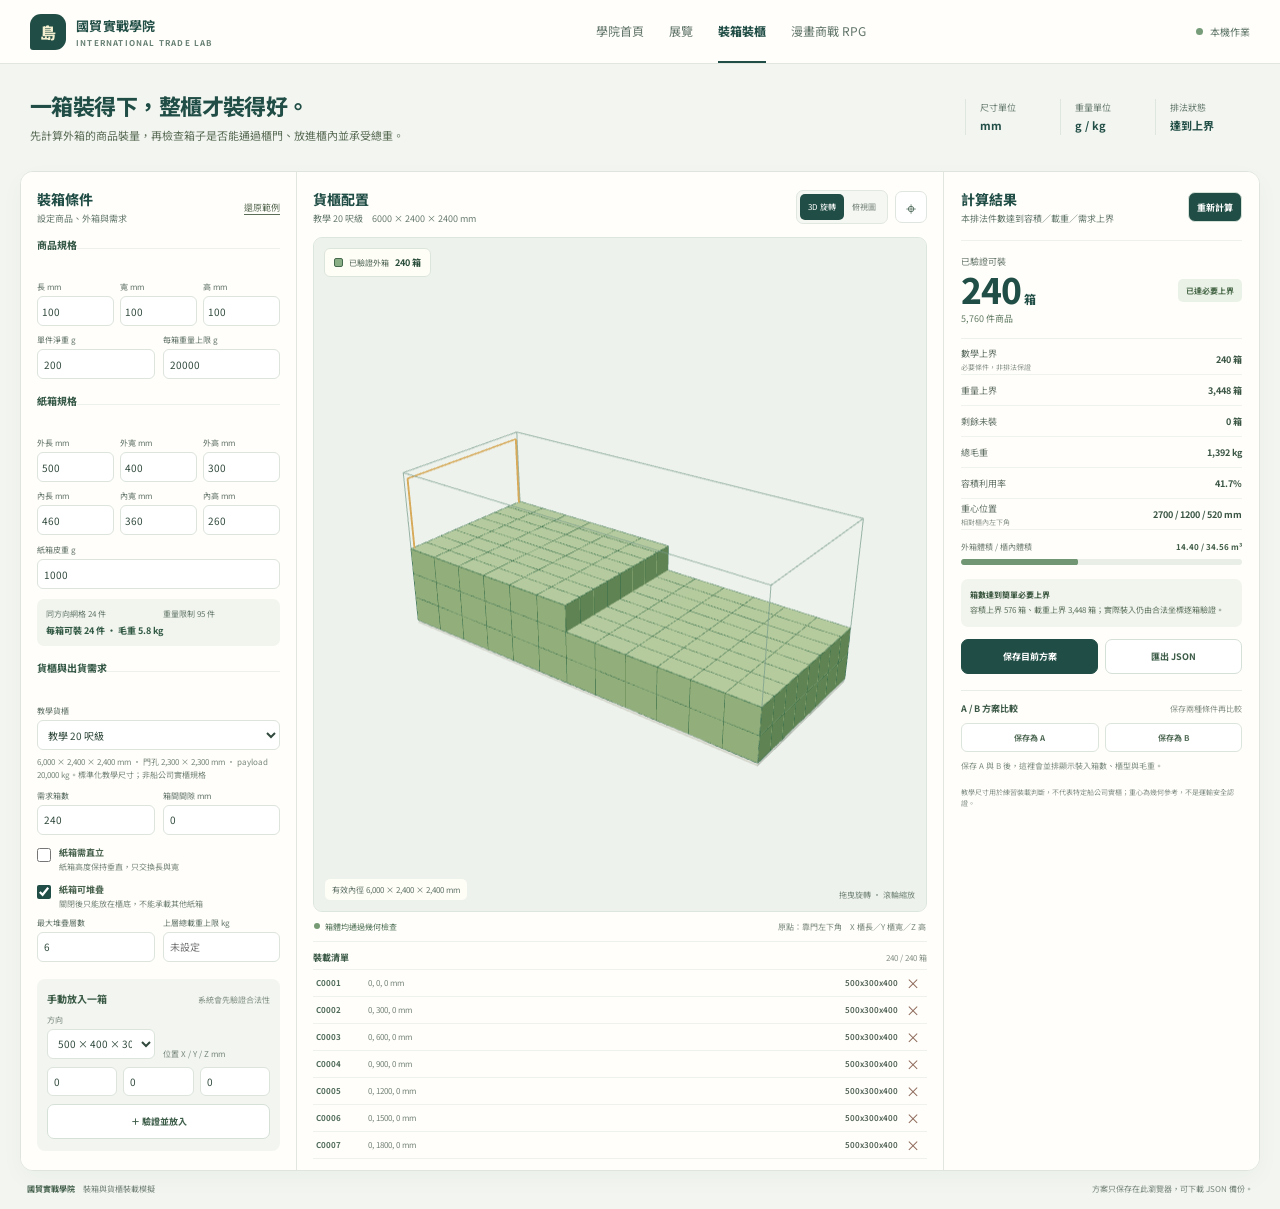
<file: packing.html>
<!doctype html>
<html lang="zh-Hant">
  <head>
    <meta charset="UTF-8" />
    <meta name="viewport" content="width=device-width, initial-scale=1.0, viewport-fit=cover" />
    <meta name="theme-color" content="#204d45" />
    <meta name="description" content="以商品、外箱與貨櫃尺寸計算可裝量，建立並檢查教學裝櫃方案。" />
    <link rel="icon" type="image/svg+xml" href="./favicon.svg" />
    <title>裝箱與裝櫃 — 國貿實戰學院</title>
    <script type="module" crossorigin src="./assets/packing-CGwO5jzB.js"></script>
    <link rel="modulepreload" crossorigin href="./assets/index-B5-YGvcF.js">
    <link rel="modulepreload" crossorigin href="./assets/three-BatIX2f6.js">
    <link rel="stylesheet" crossorigin href="./assets/index-LwYKGt92.css">
    <link rel="stylesheet" crossorigin href="./assets/packing-D8lpYrJb.css">
  </head>
  <body>
    <div id="packing-app"></div>
  </body>
</html>
</file>
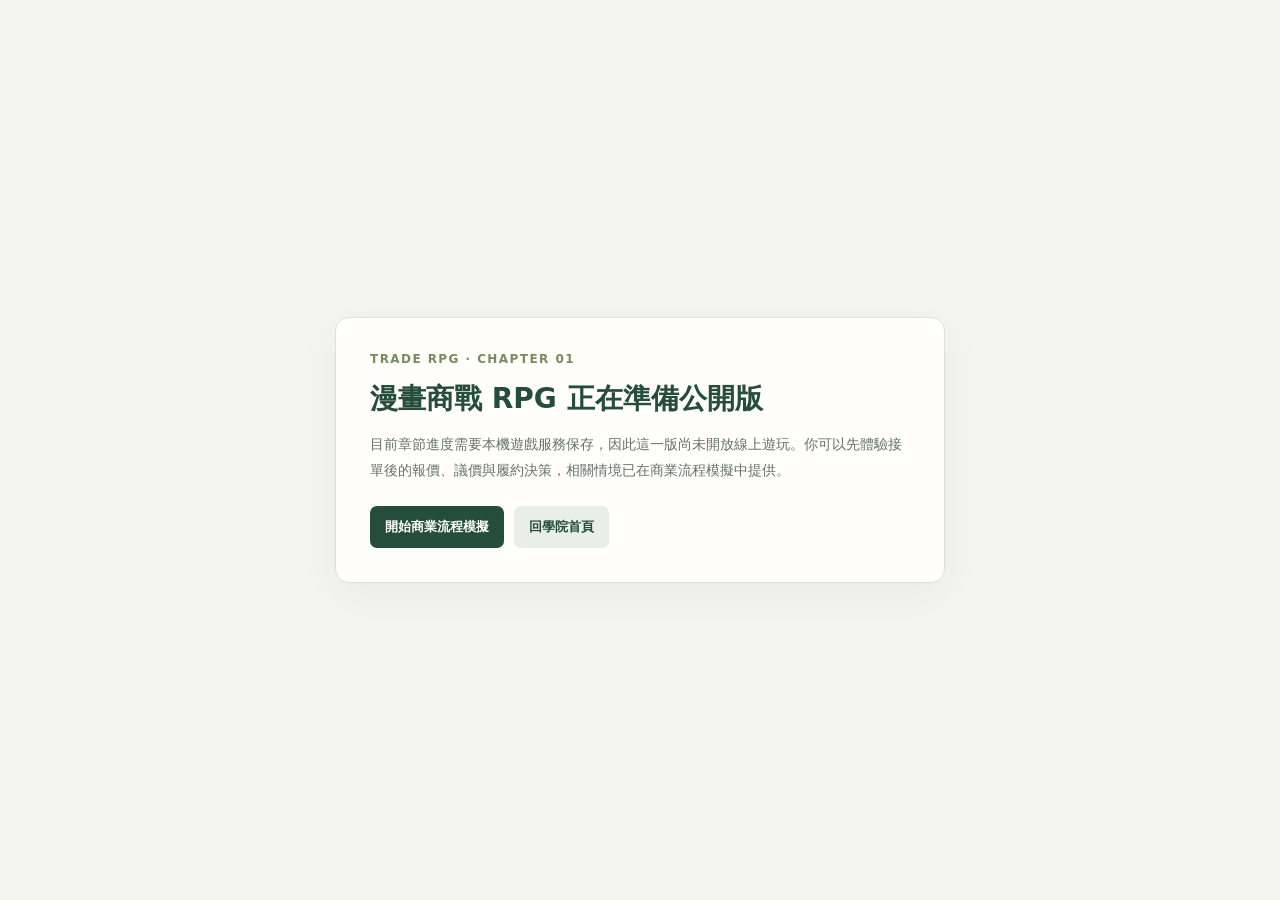
<file: rpg.html>
<!doctype html><html lang="zh-Hant"><head><meta charset="utf-8"><meta name="viewport" content="width=device-width, initial-scale=1"><meta name="theme-color" content="#244d3c"><title>漫畫商戰 RPG｜國貿實戰學院</title><style>body{margin:0;min-height:100vh;display:grid;place-items:center;background:#f5f5ef;color:#244d3c;font-family:system-ui,"Noto Sans TC",sans-serif}.card{width:min(540px,calc(100% - 40px));padding:34px;border:1px solid #dce2d7;border-radius:14px;background:#fffefa;box-shadow:0 12px 38px #20352b0d}.mark{font-size:12px;letter-spacing:.12em;color:#778b60;font-weight:700}h1{font-size:28px;line-height:1.4;margin:13px 0}p{color:#647267;line-height:1.8;font-size:14px}.links{display:flex;gap:10px;flex-wrap:wrap;margin-top:23px}a{padding:12px 15px;border-radius:7px;background:#244d3c;color:white;text-decoration:none;font-size:13px;font-weight:700}a+ a{background:#e9eee6;color:#244d3c}</style></head><body><main class="card"><div class="mark">TRADE RPG · CHAPTER 01</div><h1>漫畫商戰 RPG 正在準備公開版</h1><p>目前章節進度需要本機遊戲服務保存，因此這一版尚未開放線上遊玩。你可以先體驗接單後的報價、議價與履約決策，相關情境已在商業流程模擬中提供。</p><div class="links"><a href="./trade.html">開始商業流程模擬</a><a href="./">回學院首頁</a></div></main></body></html>
</file>
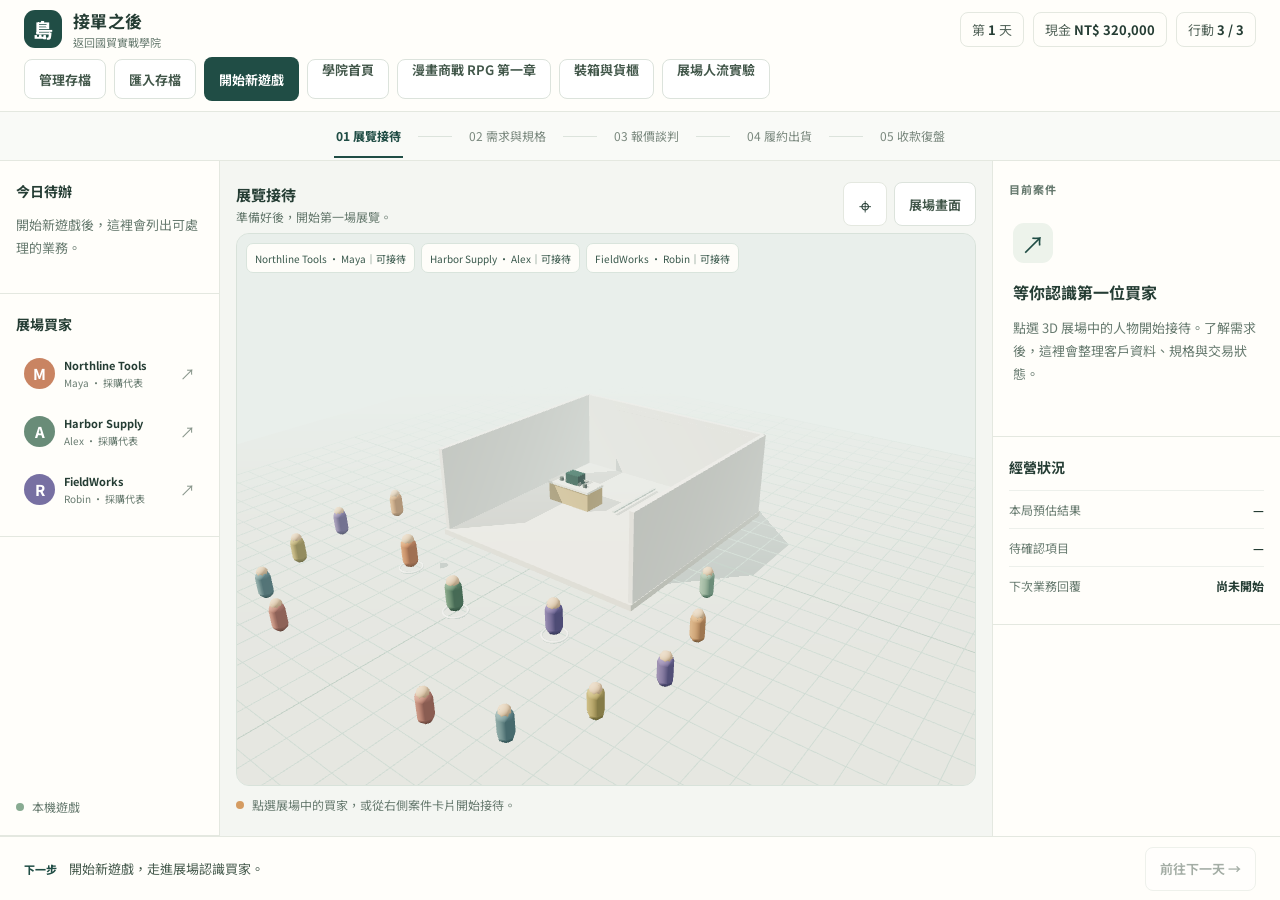
<file: trade.html>
<!doctype html>
<html lang="zh-Hant">
  <head>
    <meta charset="UTF-8" />
    <meta name="viewport" content="width=device-width, initial-scale=1.0, viewport-fit=cover" />
    <meta name="theme-color" content="#204d45" />
    <meta name="description" content="從展覽接待到收款交付的國貿經營模擬遊戲。" />
    <link rel="icon" type="image/svg+xml" href="./favicon.svg" />
    <title>接單之後 — 國貿經營實驗室</title>
    <script type="module" crossorigin src="./assets/trade-Bo5KmN_L.js"></script>
    <link rel="modulepreload" crossorigin href="./assets/index-B5-YGvcF.js">
    <link rel="modulepreload" crossorigin href="./assets/three-BatIX2f6.js">
    <link rel="stylesheet" crossorigin href="./assets/index-LwYKGt92.css">
    <link rel="stylesheet" crossorigin href="./assets/trade-BFMGLubU.css">
  </head>
  <body>
    <div id="trade-app"></div>
  </body>
</html>
</file>
<file: corner/assets/index-BV2G9Qv4.css>
@font-face{font-family:Noto Sans TC Variable;font-style:normal;font-display:swap;font-weight:100 900;src:url(./noto-sans-tc-0-wght-normal-C44i1K5l.woff2) format("woff2-variations");unicode-range:U+3401,U+3441,U+34fe,U+3502,U+3578,U+3585,U+35b8,U+35d8,U+35f1,U+3614,U+361b,U+361d,U+372e,U+3737,U+3757,U+3769,U+3909,U+3915,U+39c1,U+39cc,U+39ce,U+39d2,U+39e1,U+39e3,U+39fb,U+39fe,U+3a11,U+3a28,U+3a2a,U+3a3b,U+3a46,U+3a90,U+3b39,U+3c35,U+3d18-3d19,U+3dee,U+3e10,U+3e30,U+3f13,U+3f4e,U+3f80,U+3f8a,U+3ff8,U+4010,U+402f,U+4034,U+406f,U+40d7,U+4180,U+41f6,U+4204,U+4242,U+4308,U+4599,U+45b3,U+45c1,U+45c6,U+45d0,U+4606,U+4625,U+463c,U+479a,U+47d3,U+47d8,U+47e9,U+4821,U+488d,U+48a2,U+4acc,U+4bcb,U+4c85,U+4f28,U+502f,U+50aa,U+50eb,U+5111,U+5133,U+5210,U+521c,U+527a,U+527e,U+52e5,U+52fc,U+5327,U+5467,U+54ef,U+54f1,U+54f9,U+5529,U+558c,U+5593,U+55a2,U+55a4,U+55cb,U+5610,U+5677,U+56be,U+571d,U+5749,U+5771,U+579e,U+5860,U+5945,U+5952,U+5a78,U+5c67,U+5eb0,U+60bf,U+61a2,U+6250,U+6274,U+6277,U+6290,U+62c1,U+6303,U+6314-6315,U+6329,U+6331,U+6333,U+6354,U+6358-6359,U+635d,U+637e,U+639c-639d,U+63c7,U+63cb-63cc,U+63d9,U+63e2,U+63eb}@font-face{font-family:Noto Sans TC Variable;font-style:normal;font-display:swap;font-weight:100 900;src:url(./noto-sans-tc-1-wght-normal-CJFwB8z2.woff2) format("woff2-variations");unicode-range:U+63ec,U+63fb,U+6419,U+641d,U+6424,U+6429,U+645d,U+6471,U+6486,U+648d,U+648f,U+64a8,U+64c9,U+64db,U+64fd,U+650b,U+650e,U+6515,U+6546,U+654b,U+6568,U+6571,U+6712,U+67eb,U+683f,U+684a,U+684d,U+686e,U+6878,U+68b9,U+690a,U+697b,U+6a20,U+6a42,U+6b41,U+6b95,U+6b97,U+6c8a,U+6c95,U+6ccf,U+6e62,U+6ed2,U+6f16,U+6fa9,U+7033,U+7047,U+70a3,U+70cc,U+70f0,U+70f3,U+714f,U+7161,U+719d,U+71a5,U+71b0,U+71bb,U+71c2,U+71d6,U+7227,U+725a,U+7278,U+7285,U+730c,U+75b6,U+75ba,U+75da,U+75e1,U+7657,U+7660,U+7721,U+77a8,U+7804,U+781b,U+785e,U+7869,U+78ab,U+78df,U+7924,U+79e5,U+79ee,U+7a34,U+7a9e,U+7ab5,U+7af3,U+7af5,U+7b12,U+7c85,U+7c9e,U+7ccb,U+7d5a,U+7ddf,U+7dea,U+7e12,U+7e16,U+7e4f,U+7e77,U+7f76,U+7fcd,U+7ff8,U+801e,U+806c,U+80a8,U+80d0,U+80d8,U+80ee,U+80f2,U+8161,U+8181,U+818b,U+818e,U+81ad,U+81c1,U+81fd,U+834d,U+83e3,U+8573,U+85b8,U+85c3,U+867c,U+86bb,U+8705,U+8752,U+875b,U+8779,U+8794-8795,U+87b7,U+8818,U+8940,U+8a04,U+8a4f,U+8b3c,U+8b40,U+8c4d}@font-face{font-family:Noto Sans TC Variable;font-style:normal;font-display:swap;font-weight:100 900;src:url(./noto-sans-tc-2-wght-normal-DXF834SH.woff2) format("woff2-variations");unicode-range:U+8c6d,U+8d0c,U+8d92,U+8dc1,U+8dc8,U+8dcd,U+8dd4-8dd5,U+8dd9,U+8e1c,U+8e58,U+8e73,U+8e7d,U+8e98,U+8ebd,U+8ec1,U+9029,U+9070,U+9147,U+91b9,U+9202,U+9254,U+9311,U+9595,U+96fa,U+9757,U+9815,U+999d,U+99a6,U+9abf,U+9b16,U+9b1e,U+9b6c,U+9b98,U+9ba1,U+9bbb,U+9c07,U+9c17,U+9d41,U+9d64,U+9d7b,U+9ddd,U+9eb6,U+9ed7,U+9f46,U+9f56,U+9f74,U+9f7b,U+2028e,U+203b7,U+20546-20547,U+20584,U+205fb,U+20731,U+207a9,U+207ad,U+20803,U+2081d,U+20895,U+20bd7,U+20cbf,U+21883,U+21cde,U+22399,U+22ab1,U+22ae6,U+22bed,U+22bfe,U+22c64,U+22cb4,U+22cb8,U+22cc6,U+22cea,U+22d80,U+22f0c,U+22f1b,U+23073,U+236ee,U+23b88,U+23ca9,U+23ef8,U+23f0e,U+241ac,U+24259,U+242b6,U+2430d,U+24352,U+24419,U+24430,U+24605,U+2479a,U+24c8d,U+24d83,U+24e01,U+24e31,U+24e85,U+24eaa,U+2524c,U+2531a,U+25349,U+25435,U+25bdf,U+25be5,U+25c14,U+25d0a,U+25e86,U+2624e,U+26293,U+26706,U+267ea,U+2725f,U+27285,U+27304,U+27a63,U+27b99,U+27ef4,U+27fec,U+27ff3,U+280be-280bf,U+280f0,U+28154,U+28468,U+28487,U+28891,U+2947e,U+296a8,U+296e9,U+29704,U+29730,U+29d71,U+29e19,U+29e36}@font-face{font-family:Noto Sans TC Variable;font-style:normal;font-display:swap;font-weight:100 900;src:url(./noto-sans-tc-4-wght-normal-CLVec-WF.woff2) format("woff2-variations");unicode-range:U+1f921-1f930,U+1f932-1f935,U+1f937-1f939,U+1f940-1f944,U+1f947-1f94a,U+1f950-1f95f,U+1f962-1f967,U+1f969-1f96a,U+1f980-1f981,U+1f984-1f98d,U+1f990-1f992,U+1f994-1f996,U+1f9c0,U+1f9d0,U+1f9d2,U+1f9d4,U+1f9d6,U+1f9d8,U+1f9da,U+1f9dc-1f9dd,U+1f9df-1f9e2,U+1f9e5-1f9e6,U+20024,U+20487,U+20779,U+20c41,U+20c78,U+20d71,U+20e98,U+20ef9,U+2107b,U+210c1,U+22c51,U+233b4,U+24a12,U+2512b,U+2546e,U+25683,U+267cc,U+269f2,U+27657,U+282e2,U+2898d,U+29d5a,U+f0001-f0005,U+f0019,U+f009b,U+f0101-f0104,U+f012b,U+f01ba,U+f01d6,U+f0209,U+f0217,U+f0223-f0224,U+fc355,U+fe327,U+fe517,U+feb97,U+fffb4}@font-face{font-family:Noto Sans TC Variable;font-style:normal;font-display:swap;font-weight:100 900;src:url(./noto-sans-tc-10-wght-normal-D9IAkWa-.woff2) format("woff2-variations");unicode-range:U+ff78-ff7e,U+ff80-ff86,U+ff89-ff94,U+ff97-ff9e,U+ffb9,U+ffe0-ffe3,U+ffe9,U+ffeb,U+ffed,U+fffc,U+1d7c7,U+1f004,U+1f0cf,U+1f141-1f142,U+1f150,U+1f154,U+1f158,U+1f15b,U+1f15d-1f15e,U+1f162-1f163,U+1f170-1f171,U+1f174,U+1f177-1f178,U+1f17d-1f17f,U+1f192-1f195,U+1f197-1f19a,U+1f1e6-1f1f5,U+1f1f7-1f1ff,U+1f21a,U+1f22f,U+1f232-1f237,U+1f239-1f23a,U+1f250-1f251,U+1f300,U+1f302-1f319}@font-face{font-family:Noto Sans TC Variable;font-style:normal;font-display:swap;font-weight:100 900;src:url(./noto-sans-tc-11-wght-normal-CmgXseg_.woff2) format("woff2-variations");unicode-range:U+fa0a,U+fa0c,U+fa11,U+fa17,U+fa19,U+fa1b,U+fa1d,U+fa26,U+fa2c,U+fb01,U+fdfc,U+fe0e,U+fe33-fe36,U+fe38-fe44,U+fe49-fe51,U+fe54,U+fe56-fe57,U+fe59-fe5c,U+fe5f-fe6a,U+fe8e,U+fe92-fe93,U+feae,U+fecb-fecc,U+fee0,U+feec,U+fef3,U+ff04,U+ff07,U+ff26-ff2c,U+ff31-ff32,U+ff35-ff37,U+ff39-ff3a,U+ff3c,U+ff3e-ff5b,U+ff5d,U+ff61-ff65,U+ff67-ff68,U+ff6a,U+ff6c-ff77}@font-face{font-family:Noto Sans TC Variable;font-style:normal;font-display:swap;font-weight:100 900;src:url(./noto-sans-tc-12-wght-normal-BGFo_Hap.woff2) format("woff2-variations");unicode-range:U+f78a-f78c,U+f78e,U+f792-f796,U+f798,U+f79c,U+f7f5,U+f812,U+f815,U+f876,U+f8f5,U+f8f8,U+f8ff,U+f901-f902,U+f904,U+f906,U+f909-f90a,U+f90f,U+f914,U+f918-f919,U+f91b,U+f91d,U+f91f,U+f923,U+f925,U+f92d-f92f,U+f934,U+f937-f938,U+f93d,U+f93f,U+f941,U+f949,U+f94c,U+f94e-f94f,U+f95a,U+f95d-f95e,U+f961-f963,U+f965-f970,U+f974,U+f976-f97a,U+f97c,U+f97e-f97f,U+f981,U+f983,U+f988,U+f98a,U+f98c,U+f98e,U+f996-f997,U+f999-f99a,U+f99c,U+f99f-f9a0,U+f9a3,U+f9a8,U+f9ad,U+f9b2-f9b6,U+f9b9-f9ba,U+f9bd-f9be,U+f9c1,U+f9c4,U+f9c7,U+f9ca,U+f9cd,U+f9d0-f9d1,U+f9d3-f9d4,U+f9d7-f9d8,U+f9dc-f9dd,U+f9df-f9e1,U+f9e4,U+f9e8-f9ea,U+f9f4,U+f9f6-f9f7,U+f9f9-f9fa,U+f9fc-fa01,U+fa03-fa04,U+fa06,U+fa08-fa09}@font-face{font-family:Noto Sans TC Variable;font-style:normal;font-display:swap;font-weight:100 900;src:url(./noto-sans-tc-23-wght-normal-DBONPavv.woff2) format("woff2-variations");unicode-range:U+9ee5,U+9ee7,U+9eee,U+9ef3-9ef4,U+9ef6-9ef7,U+9ef9,U+9efb-9efd,U+9eff,U+9f07-9f09,U+9f10,U+9f14-9f15,U+9f19,U+9f22,U+9f29,U+9f2c,U+9f2f,U+9f31,U+9f34,U+9f37,U+9f39,U+9f3d-9f3e,U+9f41,U+9f4c-9f50,U+9f54,U+9f57,U+9f59,U+9f5c,U+9f5f-9f60,U+9f62-9f63,U+9f66-9f67,U+9f6a,U+9f6c,U+9f72,U+9f76-9f77,U+9f7f,U+9f84-9f85,U+9f88,U+9f8e,U+9f91,U+9f94-9f96,U+9f98,U+9f9a-9f9b,U+9f9f-9fa0,U+9fa2,U+9fa4,U+9ff0-9fff,U+a1f4,U+a4b0-a4b1,U+a4b3,U+a9c1-a9c2,U+aa31,U+ab34,U+ac00-ac01,U+ac04,U+ac08,U+ac10-ac11,U+ac13-ac16,U+ac19,U+ac1c-ac1d,U+ac24,U+ac70-ac71,U+ac74,U+ac77-ac78,U+ac80-ac81,U+ac83,U+ac8c,U+ac90,U+aca0,U+aca8-aca9,U+acac,U+acb0,U+acb8-acb9,U+acbc-acbd,U+acc1,U+acc4,U+ace0-ace1,U+ace4,U+ace8,U+acf0-acf1,U+acf3,U+acf5,U+acfc}@font-face{font-family:Noto Sans TC Variable;font-style:normal;font-display:swap;font-weight:100 900;src:url(./noto-sans-tc-24-wght-normal-rfZvtc0k.woff2) format("woff2-variations");unicode-range:U+9d77,U+9d7a,U+9d7e,U+9d87,U+9d89,U+9d8f,U+9d91-9d93,U+9d96,U+9d98,U+9d9a,U+9da1-9da2,U+9da5,U+9da9,U+9dab-9dac,U+9db1-9db2,U+9db5,U+9db9-9dbc,U+9dbf-9dc2,U+9dc4,U+9dc7-9dc9,U+9dd3,U+9dd6,U+9dd9-9dda,U+9dde-9ddf,U+9de2,U+9de5-9de6,U+9de8,U+9def-9df0,U+9df2-9df4,U+9df8,U+9dfa,U+9dfd,U+9dff,U+9e02,U+9e07,U+9e0a,U+9e11,U+9e15,U+9e18,U+9e1a-9e1b,U+9e1d-9e1e,U+9e20-9e23,U+9e25-9e26,U+9e2d,U+9e2f,U+9e33,U+9e35,U+9e3d-9e3f,U+9e42-9e43,U+9e45,U+9e48-9e4a,U+9e4c,U+9e4f,U+9e51,U+9e55,U+9e64,U+9e66,U+9e6b,U+9e6d-9e6e,U+9e70,U+9e73,U+9e75,U+9e78,U+9e80-9e83,U+9e87-9e88,U+9e8b-9e8c,U+9e90-9e91,U+9e93,U+9e96,U+9e9d,U+9ea1,U+9ea4,U+9ea6,U+9ea9-9eab,U+9ead,U+9eaf,U+9eb4,U+9eb7-9eba,U+9ebe-9ebf,U+9ecc-9ecd,U+9ed0,U+9ed2,U+9ed4,U+9ed9-9eda,U+9edc-9edd,U+9edf-9ee0,U+9ee2}@font-face{font-family:Noto Sans TC Variable;font-style:normal;font-display:swap;font-weight:100 900;src:url(./noto-sans-tc-25-wght-normal-CKFUZJgA.woff2) format("woff2-variations");unicode-range:U+9bf0-9bf1,U+9bf5,U+9bf7,U+9bf9,U+9bfd,U+9bff,U+9c02,U+9c06,U+9c08-9c0a,U+9c0d,U+9c10,U+9c12-9c13,U+9c15,U+9c1c,U+9c1f,U+9c21,U+9c23-9c25,U+9c28-9c29,U+9c2d-9c2e,U+9c31-9c33,U+9c35-9c37,U+9c39-9c3b,U+9c3d-9c3e,U+9c40,U+9c42,U+9c45-9c49,U+9c52,U+9c54,U+9c56,U+9c58-9c5a,U+9c5d,U+9c5f-9c60,U+9c63,U+9c67-9c68,U+9c72,U+9c75,U+9c78,U+9c7a-9c7c,U+9c7f-9c81,U+9c87-9c88,U+9c8d,U+9c91,U+9c94,U+9c97,U+9c9b,U+9ca4,U+9ca8,U+9cab,U+9cad,U+9cb1-9cb3,U+9cb6-9cb8,U+9cc4-9cc5,U+9ccc-9ccd,U+9cd5-9cd7,U+9cdd-9cdf,U+9ce7,U+9ce9,U+9cee-9cf0,U+9cf2,U+9cfc-9cfe,U+9d03,U+9d06-9d08,U+9d0e,U+9d10,U+9d12,U+9d15,U+9d17,U+9d1d-9d1f,U+9d23,U+9d2b,U+9d2f-9d30,U+9d34,U+9d37,U+9d3d,U+9d42,U+9d50,U+9d52-9d53,U+9d59,U+9d5c,U+9d5e-9d61,U+9d6a,U+9d6f-9d70}@font-face{font-family:Noto Sans TC Variable;font-style:normal;font-display:swap;font-weight:100 900;src:url(./noto-sans-tc-26-wght-normal-EmBveKM0.woff2) format("woff2-variations");unicode-range:U+9a87,U+9a8a-9a8b,U+9a8f-9a91,U+9a97,U+9a9a,U+9a9e,U+9aa0-9aa1,U+9aa4-9aa5,U+9aaf-9ab1,U+9ab6-9ab7,U+9ab9-9aba,U+9abe,U+9ac0-9ac5,U+9ac8,U+9acb-9acc,U+9ace-9acf,U+9ad1,U+9ad5-9ad7,U+9ad9,U+9adf,U+9ae1,U+9ae3,U+9aea-9aeb,U+9aed,U+9aef,U+9af2,U+9af4,U+9af9,U+9afb,U+9afd,U+9b03-9b04,U+9b08,U+9b13,U+9b18,U+9b1f,U+9b22-9b23,U+9b28-9b2a,U+9b2c-9b30,U+9b32,U+9b3b,U+9b43,U+9b46-9b49,U+9b4b-9b4e,U+9b51,U+9b55,U+9b58,U+9b5b,U+9b5e-9b60,U+9b63,U+9b68-9b69,U+9b74,U+9b7d,U+9b80-9b81,U+9b83-9b84,U+9b87-9b88,U+9b8a-9b8b,U+9b8d-9b8e,U+9b90,U+9b92-9b95,U+9b97,U+9b9f-9ba0,U+9ba2-9ba3,U+9ba8,U+9bab,U+9bb0,U+9bb8,U+9bc0-9bc1,U+9bc3,U+9bc6-9bc8,U+9bd3-9bd7,U+9bd9,U+9bdb,U+9bdd,U+9be1-9be2,U+9be4-9be5,U+9be7,U+9bea,U+9bed-9bee}@font-face{font-family:Noto Sans TC Variable;font-style:normal;font-display:swap;font-weight:100 900;src:url(./noto-sans-tc-27-wght-normal-DWj6T-i9.woff2) format("woff2-variations");unicode-range:U+993c-9940,U+9943-9944,U+9948-994a,U+994c-994e,U+9951,U+9954,U+995c,U+995e-995f,U+9961-9962,U+9965,U+9968,U+996a,U+996d-9972,U+9975-9976,U+997a,U+997c,U+997f-9980,U+9984-9985,U+9988,U+998b,U+998d,U+998f,U+9992,U+9994-9995,U+9997-9998,U+999c,U+999e,U+99a0-99a1,U+99ab,U+99af,U+99b1,U+99b4,U+99b9,U+99c4-99c6,U+99cf,U+99d1-99d2,U+99d4,U+99d6,U+99d8-99d9,U+99df,U+99e1-99e2,U+99e9,U+99ee,U+99f0,U+99f8,U+99fb,U+9a01-9a05,U+9a0c,U+9a0f-9a13,U+9a16,U+9a1b-9a1c,U+9a20,U+9a24,U+9a28,U+9a2b,U+9a2d-9a2e,U+9a34-9a36,U+9a38,U+9a3e,U+9a40-9a44,U+9a4a,U+9a4c-9a4e,U+9a52,U+9a56,U+9a62-9a65,U+9a69-9a6b,U+9a6d,U+9a6f-9a71,U+9a73-9a74,U+9a76,U+9a78-9a79,U+9a7b-9a7c,U+9a7e-9a7f,U+9a81-9a82,U+9a84-9a86}@font-face{font-family:Noto Sans TC Variable;font-style:normal;font-display:swap;font-weight:100 900;src:url(./noto-sans-tc-28-wght-normal-DTIK2b_9.woff2) format("woff2-variations");unicode-range:U+97f5,U+97f9-97fa,U+97fe,U+9804,U+9807,U+980a,U+980e-980f,U+9814,U+9816,U+981a,U+981c,U+981e,U+9820-9821,U+9823,U+9826,U+9828,U+982a-982c,U+9832,U+9834-9835,U+9837,U+9839,U+983c-983d,U+9845,U+9848-9849,U+984e,U+9852-9857,U+9859-985a,U+9862-9863,U+9865,U+9870-9871,U+9873-9874,U+9877,U+987a-987f,U+9881-9882,U+9885,U+9887-988a,U+988c-988d,U+9890,U+9893,U+9896-9897,U+989a,U+989c-989e,U+98a0,U+98a4,U+98a6-98a7,U+98a9,U+98ae-98af,U+98b2-98b3,U+98b6-98b8,U+98ba-98bd,U+98bf,U+98c7-98c8,U+98ca,U+98d2-98d3,U+98d8-98da,U+98dc,U+98de,U+98e0-98e1,U+98e3,U+98e5,U+98e7-98e9,U+98eb-98ee,U+98f1,U+98f4,U+9901,U+9908-9909,U+990c,U+9911-9912,U+9914,U+9916-9917,U+991b-991c,U+991e,U+9920,U+9927,U+992b-992c,U+992e,U+9931-9933,U+9938,U+993a}@font-face{font-family:Noto Sans TC Variable;font-style:normal;font-display:swap;font-weight:100 900;src:url(./noto-sans-tc-29-wght-normal-Bwm6RAc2.woff2) format("woff2-variations");unicode-range:U+9672,U+9674,U+967a,U+9682-9685,U+9688-9689,U+968b,U+968d,U+9695,U+9697-9698,U+969e,U+96a0-96a4,U+96a9,U+96ac,U+96ae,U+96b0,U+96b2-96b4,U+96b6-96b7,U+96b9,U+96bc-96be,U+96c3,U+96c9-96cb,U+96ce-96cf,U+96d1-96d2,U+96d8,U+96dd,U+96e9,U+96eb,U+96f0-96f1,U+96f3-96f4,U+96f9,U+96fe-96ff,U+9701-9702,U+9705,U+9708,U+970a,U+970e-9711,U+9719,U+971d,U+971f-9720,U+9728,U+972a,U+972d,U+9730,U+9733,U+973a,U+973d,U+9744,U+9746-9747,U+9749,U+9750-9751,U+9753,U+9758-9759,U+975b,U+975d,U+9763,U+9765-9766,U+9768,U+976c-976d,U+9771,U+9773,U+9776,U+977a,U+977c,U+9780,U+9784-9786,U+9788,U+978e-978f,U+9798,U+979d-979e,U+97a3,U+97a5-97a6,U+97a8,U+97ab-97ac,U+97ae,U+97b6-97b7,U+97b9,U+97bf,U+97c1,U+97c3,U+97c6,U+97c9,U+97cd,U+97d6,U+97d8-97d9,U+97dc-97de,U+97e1,U+97e6-97e7,U+97ec-97ee,U+97f0-97f1}@font-face{font-family:Noto Sans TC Variable;font-style:normal;font-display:swap;font-weight:100 900;src:url(./noto-sans-tc-30-wght-normal-DJ_8rxcC.woff2) format("woff2-variations");unicode-range:U+9530,U+9535,U+953a-953b,U+9540-9542,U+9547,U+9549-954a,U+954d,U+9550-9551,U+9554-9556,U+955c,U+956c-956d,U+956f-9570,U+9573,U+9576,U+9578,U+9582,U+9586,U+9588,U+958e-958f,U+9599,U+959c,U+959e-959f,U+95a1-95a2,U+95a4,U+95a6-95a7,U+95aa-95ae,U+95b0,U+95b2,U+95b6,U+95b9-95bf,U+95c2-95c4,U+95c7-95c9,U+95cb-95cd,U+95d0,U+95d3-95d5,U+95d7-95d8,U+95da,U+95de,U+95e0-95e1,U+95e4-95e5,U+95ea-95eb,U+95ef-95f0,U+95f2-95f3,U+95f5,U+95f7-95fa,U+95fd,U+9600-9602,U+9607-9609,U+960e,U+9610-9611,U+9614,U+9616,U+9619-961a,U+961c-961d,U+961f,U+9621,U+9624,U+9628,U+962f,U+9633-9636,U+963c,U+9641-9643,U+9645,U+9647-9648,U+964e-964f,U+9651,U+9653-9655,U+9658,U+965b-965f,U+9661,U+9665,U+9668-9669,U+966c}@font-face{font-family:Noto Sans TC Variable;font-style:normal;font-display:swap;font-weight:100 900;src:url(./noto-sans-tc-31-wght-normal-Ckd51ctm.woff2) format("woff2-variations");unicode-range:U+941a,U+941c,U+941e,U+9420-9425,U+9427-942b,U+942e,U+9432-9433,U+9436,U+9438,U+943a,U+943d,U+943f-9440,U+9445,U+944a,U+944c,U+9454-9455,U+945a-945b,U+945e,U+9460,U+9462-9463,U+9468,U+946a,U+946d,U+946f,U+9471,U+9474-9477,U+9479,U+947e-9481,U+9488-948a,U+948e,U+9492-9493,U+9497,U+9499,U+949b-94a3,U+94a5-94a9,U+94ac,U+94ae-94b1,U+94b3-94b5,U+94bb-94bc,U+94be-94c3,U+94c5-94c6,U+94c9,U+94ce-94d0,U+94db-94dd,U+94e0,U+94e2-94e3,U+94e8,U+94ec-94ee,U+94f0,U+94f2,U+94f5-94f6,U+94f8,U+94fa,U+94ff-9502,U+9504-9506,U+9508,U+950b-950c,U+950f-9510,U+9519-951b,U+951d,U+951f,U+9521-9526,U+952d-952f}@font-face{font-family:Noto Sans TC Variable;font-style:normal;font-display:swap;font-weight:100 900;src:url(./noto-sans-tc-32-wght-normal-DaS6vI_p.woff2) format("woff2-variations");unicode-range:U+930b,U+930f,U+9312,U+9315,U+9319-931b,U+931d-931f,U+9321,U+9323-9325,U+9327-932a,U+932c-932e,U+9331-9333,U+9335,U+9338,U+933c,U+9340-9341,U+9345-9349,U+934f-9352,U+9354,U+9356-935a,U+935c-9360,U+9363-9367,U+9369-936a,U+936c,U+936e,U+9370-9371,U+9373,U+9376,U+9379-937a,U+937c,U+9385,U+9387,U+938c,U+938f,U+9394,U+9397-9398,U+939a-939b,U+939d-939e,U+93a1-93a3,U+93a6-93a7,U+93a9-93aa,U+93ac-93ad,U+93af-93b0,U+93b3-93bb,U+93bd-93be,U+93c0-93c4,U+93c7,U+93ca-93cd,U+93d0-93d1,U+93d6-93d8,U+93dc-93de,U+93e0,U+93e4,U+93e8,U+93ee,U+93f0,U+93f5,U+93f7-93f9,U+93fb,U+9403,U+9407,U+940f-9410,U+9413-9414,U+9417,U+9419}@font-face{font-family:Noto Sans TC Variable;font-style:normal;font-display:swap;font-weight:100 900;src:url(./noto-sans-tc-33-wght-normal-ChrOk__M.woff2) format("woff2-variations");unicode-range:U+9208-920a,U+920d-920e,U+9210-9211,U+9217,U+9219,U+921c,U+9221,U+9224-9225,U+9227,U+922a,U+922d-922e,U+9230-9231,U+9233,U+9235-9239,U+923b,U+923d-9241,U+9244,U+9246,U+9248-9249,U+924b-9251,U+9253,U+925a,U+925d-925e,U+9262,U+9265-9267,U+926b-926d,U+926f,U+9271-9272,U+9274,U+9276,U+9278,U+927a-927c,U+927e-927f,U+9282-9283,U+9286,U+9288,U+928a,U+928d-928e,U+9291,U+9295-9296,U+9299-929b,U+929d,U+92a0-92ae,U+92b2,U+92b5-92b6,U+92bb-92bc,U+92c2-92c3,U+92c6-92cd,U+92cf-92d1,U+92d5,U+92d7,U+92d9,U+92dd,U+92df,U+92e4-92e6,U+92e8-92e9,U+92ed-92ef,U+92f1-92f3,U+92f6,U+92f9,U+92fb,U+9300-9302,U+9306}@font-face{font-family:Noto Sans TC Variable;font-style:normal;font-display:swap;font-weight:100 900;src:url(./noto-sans-tc-34-wght-normal-B9SDBoVp.woff2) format("woff2-variations");unicode-range:U+90e2-90e4,U+90ea-90eb,U+90ef,U+90f4,U+90f7-90f8,U+90fc,U+90fe-9100,U+9102,U+9104,U+9106,U+9112,U+9114-911a,U+911c,U+911e,U+9120,U+9122-9123,U+9129,U+912b,U+912f,U+9131-9132,U+9134,U+9136,U+9139-913a,U+9143,U+9146,U+9148-914a,U+914e-9150,U+9154,U+9156-9157,U+9159-915a,U+915d-915e,U+9161-9164,U+916b,U+916e,U+9170-9172,U+9174,U+9176,U+9179-917a,U+917f,U+9181-9182,U+9184-9186,U+918c-918e,U+9190-9191,U+9196,U+919a-919b,U+919e,U+91a1-91a4,U+91a7,U+91aa,U+91ae-91b2,U+91b4-91b5,U+91b8,U+91bd-91be,U+91c1,U+91c3,U+91c5-91c6,U+91c8-91ca,U+91d2-91d5,U+91d7,U+91d9,U+91e1,U+91e4,U+91e6-91e9,U+91ec-91ed,U+91f0-91f1,U+91f5-91fa,U+91fd,U+91ff-9201,U+9203-9207}@font-face{font-family:Noto Sans TC Variable;font-style:normal;font-display:swap;font-weight:100 900;src:url(./noto-sans-tc-35-wght-normal-D6FY8pL7.woff2) format("woff2-variations");unicode-range:U+8f85-8f86,U+8f88-8f8a,U+8f8d,U+8f90,U+8f93,U+8f95-8f97,U+8f99,U+8f9e-8f9f,U+8fa2,U+8fa7,U+8fa9,U+8fab,U+8fae,U+8fb3,U+8fb5-8fb6,U+8fba-8fbd,U+8fbf,U+8fc1-8fc2,U+8fc6,U+8fc8,U+8fcc-8fcd,U+8fd2-8fd3,U+8fd5,U+8fdc-8fdd,U+8fdf,U+8fe2-8fe5,U+8fe8-8fe9,U+8fed-8fee,U+8ff3,U+8ff5,U+8ff8,U+8ffa-8ffc,U+8ffe,U+9002,U+9004,U+9008,U+900a-900b,U+9011-9013,U+9016,U+901e,U+9021,U+9024,U+902d,U+902f-9030,U+9034-9036,U+9039-903b,U+9041,U+9044-9045,U+904f-9052,U+9057-9058,U+905b,U+905d,U+9061-9062,U+9065,U+9068,U+906f,U+9074,U+9079,U+907d,U+9083,U+9085,U+9087-9089,U+908b,U+9090,U+9093,U+9095,U+9097,U+9099,U+909b,U+909d-909e,U+90a0-90a2,U+90ac,U+90af-90b0,U+90b2-90b4,U+90b6,U+90b9,U+90bb,U+90bd-90be,U+90c3-90c5,U+90c7,U+90d1,U+90d4-90d5,U+90d7,U+90db-90df}@font-face{font-family:Noto Sans TC Variable;font-style:normal;font-display:swap;font-weight:100 900;src:url(./noto-sans-tc-36-wght-normal-D4SIf-tS.woff2) format("woff2-variations");unicode-range:U+8e30-8e31,U+8e35,U+8e39,U+8e3c-8e3d,U+8e40-8e42,U+8e47,U+8e49-8e4e,U+8e50,U+8e53-8e55,U+8e59-8e5b,U+8e60,U+8e62-8e63,U+8e67,U+8e69,U+8e6c-8e6d,U+8e6f,U+8e74,U+8e76,U+8e7a-8e7c,U+8e82,U+8e84-8e85,U+8e87,U+8e89-8e8b,U+8e8f-8e95,U+8e99-8e9a,U+8e9d-8e9e,U+8ea1,U+8ea3,U+8ea5-8ea6,U+8eaa,U+8eac-8ead,U+8eaf-8eb1,U+8eb9,U+8ebc,U+8ebe,U+8ec6,U+8ecb,U+8ecf,U+8ed1,U+8ed4,U+8ed7,U+8eda-8edb,U+8ee2,U+8ee8,U+8eeb,U+8ef2,U+8ef9-8efe,U+8f05,U+8f07-8f08,U+8f0a-8f0c,U+8f12-8f13,U+8f17,U+8f19-8f1a,U+8f1c,U+8f1e-8f1f,U+8f25-8f26,U+8f2d,U+8f30,U+8f33,U+8f36,U+8f3e,U+8f40-8f42,U+8f45-8f47,U+8f4d,U+8f54-8f55,U+8f5d,U+8f61-8f62,U+8f64,U+8f67-8f69,U+8f6d-8f72,U+8f74,U+8f76,U+8f7b-8f7c,U+8f7f,U+8f83-8f84}@font-face{font-family:Noto Sans TC Variable;font-style:normal;font-display:swap;font-weight:100 900;src:url(./noto-sans-tc-37-wght-normal-DH8U0y6x.woff2) format("woff2-variations");unicode-range:U+8ce1,U+8ce8,U+8ceb,U+8cf0,U+8cf8,U+8cfb,U+8cfe,U+8d04,U+8d07,U+8d0b,U+8d0d,U+8d10,U+8d12-8d14,U+8d17,U+8d1b-8d1f,U+8d21-8d26,U+8d29-8d2c,U+8d2e-8d32,U+8d34-8d35,U+8d37-8d38,U+8d3a-8d3c,U+8d3e-8d3f,U+8d41-8d43,U+8d48,U+8d4b-8d4c,U+8d4e-8d50,U+8d54,U+8d56,U+8d58,U+8d5a-8d5b,U+8d5f-8d60,U+8d62-8d63,U+8d66-8d69,U+8d6c-8d6e,U+8d73,U+8d75-8d76,U+8d7b,U+8d7d,U+8d84,U+8d8b,U+8d90-8d91,U+8d94,U+8d96,U+8d9c,U+8dab,U+8daf,U+8db2,U+8db5,U+8db7,U+8dba,U+8dbc,U+8dbf,U+8dc2-8dc3,U+8dc6,U+8dcb,U+8dce-8dd0,U+8dd6-8dd7,U+8dda-8ddb,U+8de3-8de4,U+8de9,U+8deb-8dec,U+8df1,U+8df5-8df7,U+8dfa-8dfd,U+8e05,U+8e08-8e0a,U+8e0e,U+8e14,U+8e16,U+8e18,U+8e1d-8e21,U+8e23,U+8e26-8e28,U+8e2a-8e2b,U+8e2d-8e2e}@font-face{font-family:Noto Sans TC Variable;font-style:normal;font-display:swap;font-weight:100 900;src:url(./noto-sans-tc-38-wght-normal-DgXQzDwL.woff2) format("woff2-variations");unicode-range:U+8b9c,U+8b9e-8b9f,U+8ba3,U+8ba5,U+8ba7,U+8baa,U+8bad,U+8bb2-8bb4,U+8bb6-8bb9,U+8bbc-8bbd,U+8bbf-8bc0,U+8bc3,U+8bc5,U+8bc8-8bcb,U+8bcf,U+8bd1,U+8bd7-8bdc,U+8bde-8be1,U+8be3,U+8be5,U+8be7,U+8be9,U+8beb-8bec,U+8bef,U+8bf1-8bf2,U+8bf5-8bf6,U+8bf8,U+8bfa,U+8bfd-8bfe,U+8c01-8c02,U+8c05,U+8c08,U+8c0a-8c11,U+8c13-8c15,U+8c18-8c1c,U+8c1f,U+8c23-8c29,U+8c2c-8c2d,U+8c31,U+8c34,U+8c36,U+8c39,U+8c3f,U+8c47,U+8c49-8c4c,U+8c4f,U+8c51,U+8c55,U+8c62,U+8c68,U+8c73,U+8c78,U+8c7a-8c7c,U+8c82,U+8c85,U+8c89-8c8a,U+8c8d-8c8e,U+8c90,U+8c94,U+8c98-8c99,U+8ca3-8ca4,U+8cad-8cb0,U+8cb2,U+8cb9-8cba,U+8cbd,U+8cc1-8cc2,U+8cc4-8cc5,U+8ccf-8cd2,U+8cd4-8cd5,U+8cd9-8cdb}@font-face{font-family:Noto Sans TC Variable;font-style:normal;font-display:swap;font-weight:100 900;src:url(./noto-sans-tc-39-wght-normal-l0Fuxnsd.woff2) format("woff2-variations");unicode-range:U+8a1b,U+8a22,U+8a25,U+8a27,U+8a2b,U+8a33,U+8a36,U+8a38,U+8a3d-8a3e,U+8a41,U+8a45-8a46,U+8a48,U+8a4e,U+8a51-8a52,U+8a54,U+8a56-8a58,U+8a5b,U+8a5d,U+8a61,U+8a63,U+8a67,U+8a6a-8a6c,U+8a70,U+8a74-8a76,U+8a7a-8a7c,U+8a82,U+8a84-8a86,U+8a89,U+8a8f-8a92,U+8a94,U+8a9a,U+8aa1,U+8aa3,U+8aa5,U+8aa7-8aa8,U+8aad,U+8ab1,U+8ab6,U+8abe,U+8ac2,U+8ac4,U+8ac6,U+8ac9,U+8acc-8acf,U+8ad1,U+8adb,U+8add-8ae2,U+8ae4,U+8ae6,U+8aea-8aeb,U+8aed,U+8af1-8af6,U+8afa,U+8afc,U+8b01,U+8b04-8b05,U+8b07,U+8b0b-8b0d,U+8b0f-8b10,U+8b13-8b14,U+8b16,U+8b1a,U+8b1c,U+8b21-8b22,U+8b26,U+8b28,U+8b2b,U+8b2e,U+8b33,U+8b41,U+8b46,U+8b4c-8b4f,U+8b53-8b54,U+8b56,U+8b59,U+8b5e-8b60,U+8b64,U+8b6a-8b6d,U+8b72,U+8b7e,U+8b83,U+8b89,U+8b8c,U+8b8e,U+8b90,U+8b92,U+8b95-8b96,U+8b99}@font-face{font-family:Noto Sans TC Variable;font-style:normal;font-display:swap;font-weight:100 900;src:url(./noto-sans-tc-40-wght-normal-pDXl2p5H.woff2) format("woff2-variations");unicode-range:U+88b7-88b8,U+88bc-88be,U+88c0,U+88c4,U+88c6-88c7,U+88c9-88cc,U+88ce,U+88d2,U+88d6,U+88d8,U+88db,U+88df,U+88e4,U+88e8-88e9,U+88ec,U+88ef-88f1,U+88f3-88f5,U+88fc,U+88fe,U+8900,U+8902,U+8906,U+890a-890c,U+8912-8915,U+8918-891a,U+891f,U+8921,U+8923,U+8925,U+892a-892b,U+892d,U+8930,U+8933,U+8935-8936,U+8938,U+893d,U+8941-8943,U+8946-8947,U+8949,U+894c-894d,U+8956-8957,U+8959,U+895c,U+895e-8960,U+8964,U+8966,U+896c,U+8971,U+8974,U+897b,U+897e,U+8980,U+8982-8983,U+8987-8988,U+898a,U+898c,U+8991,U+8994-8995,U+8997-8998,U+899a,U+899c,U+89a1,U+89a4-89a7,U+89a9,U+89ac,U+89af,U+89b2-89b3,U+89b7,U+89bb,U+89bf,U+89c5,U+89c9-89ca,U+89d1,U+89d4-89d5,U+89da,U+89dc-89de,U+89e5-89e7,U+89ed,U+89f1,U+89f3-89f4,U+89f6,U+89ff,U+8a01,U+8a03,U+8a07,U+8a09,U+8a0c,U+8a0f-8a12,U+8a16}@font-face{font-family:Noto Sans TC Variable;font-style:normal;font-display:swap;font-weight:100 900;src:url(./noto-sans-tc-41-wght-normal-10TAo0Gm.woff2) format("woff2-variations");unicode-range:U+8763-8765,U+8768,U+876a,U+876c-8770,U+8772,U+8777,U+877a-877b,U+877d,U+8781,U+8784-8785,U+8788,U+878b,U+8793,U+8797-8798,U+879f,U+87a3,U+87a8,U+87ab-87ad,U+87af,U+87b3,U+87b5,U+87b9,U+87bb,U+87bd-87c0,U+87c4-87c8,U+87ca-87cc,U+87ce,U+87d2,U+87db-87dc,U+87e0-87e1,U+87e3,U+87e5,U+87e7,U+87ea-87eb,U+87ee-87ef,U+87f3-87f4,U+87f6-87f7,U+87fe,U+8802-8806,U+880a-880b,U+880e,U+8810-8811,U+8813,U+8815-8816,U+881b,U+8821,U+8823,U+8827,U+8831-8832,U+8835,U+8839-883a,U+883c,U+8844-8846,U+884a,U+884e,U+8852,U+8854-8856,U+8859-885a,U+885e,U+8862,U+8864-8865,U+8869-886a,U+886c-886e,U+8871-8872,U+8875,U+8879,U+887d-887f,U+8882,U+8884-8885,U+8888,U+8890,U+8892-8893,U+8897-8898,U+889a-889c,U+889e,U+88a2,U+88a4,U+88a8,U+88aa,U+88ad-88ae,U+88b1,U+88b4}@font-face{font-family:Noto Sans TC Variable;font-style:normal;font-display:swap;font-weight:100 900;src:url(./noto-sans-tc-42-wght-normal-DhagUH35.woff2) format("woff2-variations");unicode-range:U+8621-8622,U+8627,U+8629-862a,U+8634-8636,U+8638,U+863a,U+863c,U+8640,U+8642,U+8646,U+864c-864d,U+864f,U+8651-8654,U+8657,U+8659-865a,U+865c,U+8662,U+866b-866c,U+866f-8671,U+8673,U+8677,U+867a-867b,U+867d-867e,U+8680-8682,U+868b-868d,U+8693-8696,U+869a,U+869c-869d,U+86a1,U+86a3-86a4,U+86a7-86aa,U+86af-86b1,U+86b3-86b4,U+86b6,U+86b9-86ba,U+86c0-86c2,U+86c4,U+86c6,U+86c9-86ca,U+86cc-86ce,U+86d0,U+86d3-86d4,U+86de-86df,U+86e9,U+86ed-86f0,U+86f3,U+86f8-86fc,U+86fe,U+8703,U+8706-870a,U+870d-870e,U+8711-8712,U+8715,U+8717,U+8719-871a,U+871e,U+8721-8723,U+8725,U+8728-8729,U+872e,U+8731,U+8734,U+8737,U+873a,U+873e-8740,U+8742,U+8747,U+8749,U+874b-874c,U+874e-874f,U+8753,U+8757-8758,U+875d,U+875f,U+8761-8762}@font-face{font-family:Noto Sans TC Variable;font-style:normal;font-display:swap;font-weight:100 900;src:url(./noto-sans-tc-43-wght-normal-XY2RowIu.woff2) format("woff2-variations");unicode-range:U+84c0,U+84c2,U+84c6-84c7,U+84ca,U+84cd-84d2,U+84d6,U+84dd,U+84df,U+84e2,U+84e6-84e8,U+84ea,U+84ef-84f0,U+84f3-84f4,U+84f7,U+84fa,U+84fc-84fd,U+84ff-8500,U+8506,U+850c,U+8511,U+8515,U+8517,U+851d-851f,U+8524,U+852b,U+852f,U+8532,U+8534-8535,U+8537-8538,U+853a,U+853c,U+853e,U+8541-8542,U+8545,U+8548,U+854b,U+854d-854e,U+8552-8553,U+8555-8558,U+855a,U+855e,U+8561-8565,U+8568,U+856a-856c,U+856f,U+8574,U+8577-857b,U+8580-8581,U+8585-8586,U+858a,U+858c,U+858f-8590,U+8594,U+8597-8599,U+859c,U+859f,U+85a1-85a2,U+85a4,U+85a8,U+85ab-85ac,U+85ae,U+85b3-85b4,U+85b7,U+85b9-85ba,U+85bd-85be,U+85c1-85c2,U+85cb,U+85ce,U+85d0,U+85d3,U+85d5,U+85dc,U+85e0,U+85e6,U+85e8,U+85ea,U+85ed,U+85f4,U+85f6-85f7,U+85f9-85fa,U+85ff,U+8602,U+8604-8605,U+8610,U+8616-8618,U+861a,U+861e}@font-face{font-family:Noto Sans TC Variable;font-style:normal;font-display:swap;font-weight:100 900;src:url(./noto-sans-tc-44-wght-normal-B3aLWZpD.woff2) format("woff2-variations");unicode-range:U+8380,U+8383,U+8385-8386,U+8392,U+8394-8395,U+8398-8399,U+839b-839c,U+83a0,U+83a2,U+83a4,U+83a7-83aa,U+83af-83b5,U+83b7,U+83b9-83ba,U+83bc-83c0,U+83c2,U+83c4-83c5,U+83c8-83c9,U+83cb,U+83ce-83cf,U+83d1,U+83d4-83d6,U+83d8,U+83dd,U+83df,U+83e1-83e2,U+83e5,U+83ea-83eb,U+83f0,U+83f3-83f4,U+83f9,U+83fb-83fe,U+8406-8407,U+840b,U+840f,U+8411,U+8413,U+8418,U+841b-841d,U+8420-8421,U+8423-8424,U+8426-8429,U+842b,U+842d-842e,U+8432-8433,U+8435,U+8437-8439,U+843b-843c,U+843e,U+8445-8447,U+844e,U+8451-8452,U+8456,U+8459-845a,U+845c,U+845f,U+8462,U+8466-8467,U+846d,U+846f-8471,U+8473-8474,U+8476-8478,U+847a,U+8484,U+848b,U+848d-848e,U+8493-8494,U+8497,U+849d,U+849f,U+84a1,U+84a8,U+84af,U+84b1,U+84b4,U+84b9-84bb,U+84bd-84bf}@font-face{font-family:Noto Sans TC Variable;font-style:normal;font-display:swap;font-weight:100 900;src:url(./noto-sans-tc-45-wght-normal-XJ7YlEy9.woff2) format("woff2-variations");unicode-range:U+827d,U+827f,U+8283-8284,U+8288-828a,U+828d-8291,U+8293-8294,U+8298,U+829a-829c,U+829e-82a4,U+82a6-82ab,U+82ae,U+82b0,U+82b4,U+82b6,U+82ba-82bc,U+82be,U+82c1,U+82c4-82c5,U+82c7,U+82cb,U+82cd,U+82cf-82d0,U+82d2,U+82d5-82d6,U+82d9,U+82db-82dc,U+82de-82e1,U+82e3-82e4,U+82e7,U+82ea-82eb,U+82ef-82f0,U+82f3-82f4,U+82f6-82f7,U+82f9-82fc,U+82fe-8301,U+8306-8308,U+830b-830e,U+8316,U+8318,U+831a-831b,U+831d-831e,U+8327,U+832a,U+832c-832d,U+832f,U+8331,U+8333-8334,U+8337,U+833a-833c,U+833f-8340,U+8342,U+8344-8347,U+834b-834c,U+834f,U+8351,U+8356-8358,U+835a,U+835e-8361,U+8363-8364,U+8367-8368,U+836b,U+836f,U+8373,U+8375,U+8378,U+837a-837f}@font-face{font-family:Noto Sans TC Variable;font-style:normal;font-display:swap;font-weight:100 900;src:url(./noto-sans-tc-46-wght-normal-8N5Skr-p.woff2) format("woff2-variations");unicode-range:U+811b,U+811e,U+8121-8127,U+8129,U+812c,U+812f-8134,U+8137-8138,U+813a,U+813d,U+8144,U+8146,U+8148,U+814a,U+814c-814d,U+8151,U+8153,U+8156,U+8158,U+815a,U+8160,U+8167,U+8169,U+816d,U+816f,U+8171,U+8174,U+817b-817c,U+817e,U+8182,U+8188,U+818a,U+8194-8195,U+8198,U+819b,U+819e,U+81a3,U+81a6-81a7,U+81ab,U+81af-81b0,U+81b5-81b6,U+81b8,U+81ba-81bb,U+81be-81bf,U+81c3,U+81c6,U+81ca,U+81cc,U+81cf,U+81d1-81d3,U+81d6-81d7,U+81d9-81da,U+81dd-81de,U+81e0-81e2,U+81e7,U+81ec,U+81ef,U+81fc,U+81fe,U+8200-8202,U+8204-8206,U+820b,U+820e,U+8210,U+8215,U+8217-8218,U+821b,U+821d,U+8221-8222,U+8224,U+8228-8229,U+822b,U+822f-8234,U+8236-8238,U+823a,U+823e,U+8240,U+8244-8245,U+8249,U+824b,U+824e-824f,U+8257,U+825a,U+825f,U+8264,U+8268,U+826b,U+826e,U+8270,U+8273,U+8276,U+8278-8279}@font-face{font-family:Noto Sans TC Variable;font-style:normal;font-display:swap;font-weight:100 900;src:url(./noto-sans-tc-47-wght-normal-CQ4B1cVg.woff2) format("woff2-variations");unicode-range:U+7fb8,U+7fbc,U+7fbf-7fc0,U+7fc3,U+7fcb-7fcc,U+7fce-7fcf,U+7fd1,U+7fd5,U+7fd8,U+7fdb,U+7fde-7fdf,U+7fe5-7fe6,U+7fe9,U+7feb-7fec,U+7fee,U+7ff2-7ff3,U+7ffa,U+7ffd-7ffe,U+8002,U+8004,U+8006,U+800b,U+800e,U+8011-8012,U+8014,U+8016,U+8018-8019,U+801c,U+8024,U+8026,U+8028,U+802c,U+8030,U+8035,U+8037-8039,U+803b,U+8042-8043,U+804b-804c,U+8052,U+8061,U+8068,U+806a,U+806e,U+8071,U+8073-8076,U+8079,U+807c,U+807e-807f,U+8083-8084,U+808f,U+8093,U+8095,U+8098,U+809c,U+809f-80a0,U+80a4,U+80a7,U+80ab,U+80ad-80ae,U+80b0-80b1,U+80b4-80b6,U+80b8,U+80bc-80c2,U+80c4,U+80c6-80c7,U+80cb,U+80cd,U+80cf,U+80d4,U+80d7,U+80d9,U+80db-80dd,U+80e0,U+80e3-80e5,U+80e7,U+80eb-80ed,U+80ef-80f1,U+80f3-80f4,U+80f6-80f7,U+80fc,U+80fe-80ff,U+8101,U+8107,U+8109,U+810f-8113,U+8115,U+8117-8118,U+811a}@font-face{font-family:Noto Sans TC Variable;font-style:normal;font-display:swap;font-weight:100 900;src:url(./noto-sans-tc-48-wght-normal-BvDIawld.woff2) format("woff2-variations");unicode-range:U+7eb3,U+7eb5-7eba,U+7ebd-7ebe,U+7ec0-7ec1,U+7ec3,U+7ec5,U+7ec7-7eca,U+7ecd-7ece,U+7ed1-7ed2,U+7ed4-7ed5,U+7ed7-7ed8,U+7eda-7edb,U+7edd-7ede,U+7ee2-7ee3,U+7ee5,U+7ee7,U+7ee9-7eeb,U+7eee-7ef0,U+7ef3,U+7ef5,U+7ef7-7ef8,U+7efd-7f01,U+7f03,U+7f05-7f09,U+7f0e,U+7f10,U+7f13-7f15,U+7f18-7f1a,U+7f1c-7f1d,U+7f20,U+7f24-7f25,U+7f28-7f2a,U+7f2d-7f2e,U+7f30,U+7f34,U+7f36-7f37,U+7f3d,U+7f42-7f45,U+7f47-7f4e,U+7f52,U+7f54,U+7f58,U+7f5a,U+7f5d,U+7f5f-7f63,U+7f65,U+7f68,U+7f6b,U+7f78,U+7f7d-7f7e,U+7f81-7f83,U+7f86-7f87,U+7f8b-7f8d,U+7f91,U+7f93-7f95,U+7f97,U+7f99-7f9a,U+7f9d,U+7f9f,U+7fa1-7fa3,U+7fa5,U+7fa7,U+7fad-7fb2,U+7fb4,U+7fb6}@font-face{font-family:Noto Sans TC Variable;font-style:normal;font-display:swap;font-weight:100 900;src:url(./noto-sans-tc-49-wght-normal-OiExcvbz.woff2) format("woff2-variations");unicode-range:U+7d8c-7d8f,U+7d91,U+7d95-7d96,U+7d98-7d9a,U+7d9d-7d9e,U+7da2-7da3,U+7da6,U+7daa,U+7dac,U+7dae-7db0,U+7db3,U+7db5,U+7db7,U+7db9,U+7dbd,U+7dc1,U+7dc3-7dc7,U+7dcc-7dcf,U+7dd1,U+7dd6-7dd9,U+7ddb-7ddc,U+7de1-7de2,U+7de6,U+7df0-7df3,U+7df6,U+7dfe,U+7e01-7e02,U+7e04,U+7e08-7e0b,U+7e10-7e11,U+7e13,U+7e15,U+7e1d-7e20,U+7e22,U+7e25-7e27,U+7e29,U+7e2d,U+7e2f-7e30,U+7e32-7e37,U+7e39,U+7e3b,U+7e44-7e45,U+7e47-7e48,U+7e4a-7e4b,U+7e4d,U+7e50-7e52,U+7e56,U+7e58-7e5b,U+7e62,U+7e68,U+7e6d-7e70,U+7e76,U+7e78,U+7e7b,U+7e7e,U+7e81-7e82,U+7e86-7e88,U+7e8a,U+7e8d-7e8e,U+7e92-7e94,U+7e98-7e9b,U+7e9e,U+7ea0,U+7ea3-7ea4,U+7ea8,U+7eaa-7eaf,U+7eb1-7eb2}@font-face{font-family:Noto Sans TC Variable;font-style:normal;font-display:swap;font-weight:100 900;src:url(./noto-sans-tc-50-wght-normal-D8H8czKG.woff2) format("woff2-variations");unicode-range:U+7c23,U+7c25-7c26,U+7c2a-7c2b,U+7c37-7c39,U+7c40-7c41,U+7c48-7c49,U+7c50,U+7c53-7c54,U+7c56-7c57,U+7c59-7c5c,U+7c5f,U+7c63,U+7c65,U+7c69,U+7c6c-7c6e,U+7c74-7c75,U+7c79,U+7c7c,U+7c7e,U+7c84,U+7c8b,U+7c8d,U+7c91,U+7c94-7c95,U+7c9b,U+7c9f,U+7ca2,U+7ca4,U+7ca6,U+7ca8-7caa,U+7cae,U+7cb1-7cb3,U+7cba,U+7cbc,U+7cbf-7cc0,U+7cc5,U+7cc8-7cc9,U+7ccc-7cce,U+7cd7,U+7cdc-7cdd,U+7ce0,U+7ce2,U+7ce8,U+7cea,U+7ced,U+7cf2,U+7cf4,U+7cf6,U+7cf8-7cfa,U+7cfc,U+7d02,U+7d06-7d0a,U+7d0f,U+7d11-7d12,U+7d15,U+7d18,U+7d1c-7d1e,U+7d25,U+7d27,U+7d29,U+7d2c,U+7d31-7d32,U+7d35,U+7d38,U+7d3a,U+7d3c,U+7d3e-7d41,U+7d43,U+7d45,U+7d4c,U+7d4e-7d4f,U+7d53-7d54,U+7d56,U+7d5b-7d5d,U+7d5f,U+7d63,U+7d67,U+7d6a,U+7d6d,U+7d70,U+7d73,U+7d75,U+7d79-7d7b,U+7d7d,U+7d80,U+7d83-7d84,U+7d86-7d89,U+7d8b}@font-face{font-family:Noto Sans TC Variable;font-style:normal;font-display:swap;font-weight:100 900;src:url(./noto-sans-tc-51-wght-normal-BmoIO-yz.woff2) format("woff2-variations");unicode-range:U+7afd-7afe,U+7b01-7b06,U+7b09-7b0b,U+7b0e-7b10,U+7b14,U+7b18,U+7b1a,U+7b1e-7b1f,U+7b22-7b25,U+7b29-7b2b,U+7b2d-7b2e,U+7b31-7b35,U+7b38-7b3c,U+7b45,U+7b47-7b48,U+7b4a,U+7b4c,U+7b4e-7b50,U+7b58,U+7b5b,U+7b5d,U+7b60,U+7b62,U+7b65-7b67,U+7b69,U+7b6d-7b6f,U+7b72-7b76,U+7b79,U+7b7e,U+7b82,U+7b84-7b85,U+7b87,U+7b8b,U+7b8d-7b93,U+7b95-7b96,U+7b98,U+7b9c-7b9d,U+7ba0,U+7ba7,U+7ba9-7bac,U+7bb0,U+7bb4,U+7bb6,U+7bb8-7bb9,U+7bc1,U+7bc3,U+7bc6,U+7bcb-7bcc,U+7bcf,U+7bd4,U+7bd9-7bdb,U+7bdd,U+7be0-7be1,U+7be5-7be6,U+7bea,U+7bed-7bee,U+7bf1-7bf3,U+7bf8-7bf9,U+7bfc-7c01,U+7c03,U+7c07,U+7c0a-7c0d,U+7c0f,U+7c11-7c12,U+7c15,U+7c1e-7c20}@font-face{font-family:Noto Sans TC Variable;font-style:normal;font-display:swap;font-weight:100 900;src:url(./noto-sans-tc-52-wght-normal-yb2rQXI7.woff2) format("woff2-variations");unicode-range:U+798a-798b,U+7991,U+7993-7996,U+7998,U+799a-799b,U+799f-79a2,U+79a4,U+79a8-79a9,U+79af-79b0,U+79b3,U+79b5,U+79b8,U+79ba,U+79c3,U+79c6,U+79c8,U+79cf,U+79d5-79d6,U+79dc-79de,U+79e3,U+79e7,U+79ea-79ed,U+79ef-79f0,U+79f4,U+79f6-79f8,U+79fd,U+7a02-7a03,U+7a08-7a0a,U+7a0c,U+7a0e,U+7a10-7a11,U+7a14,U+7a17-7a19,U+7a1c,U+7a1e-7a1f,U+7a23,U+7a26,U+7a2d,U+7a32-7a33,U+7a37,U+7a39,U+7a3c,U+7a42,U+7a45,U+7a49,U+7a4f,U+7a56,U+7a5a,U+7a5c,U+7a60-7a61,U+7a63,U+7a68,U+7a6d-7a6e,U+7a70-7a71,U+7a77-7a79,U+7a80,U+7a83,U+7a85-7a86,U+7a88,U+7a8d,U+7a90-7a91,U+7a93-7a96,U+7a98,U+7a9c-7a9d,U+7aa0,U+7aa3,U+7aa5-7aa6,U+7aa8,U+7aaa,U+7aac,U+7ab0,U+7ab3,U+7ab6,U+7ab8,U+7abb,U+7abe-7abf,U+7ac2,U+7ac8-7ac9,U+7ad1-7ad2,U+7ad6,U+7ada,U+7adc-7ade,U+7ae4,U+7ae6,U+7ae9-7aeb,U+7af4,U+7af8,U+7afa-7afb}@font-face{font-family:Noto Sans TC Variable;font-style:normal;font-display:swap;font-weight:100 900;src:url(./noto-sans-tc-53-wght-normal-oyEjsDlY.woff2) format("woff2-variations");unicode-range:U+7842-7843,U+7845,U+7847,U+784a,U+784c-7850,U+7852-7853,U+7855,U+7858,U+785a,U+785c-785d,U+7864,U+7866,U+7868,U+786a,U+786f,U+7874,U+7876,U+787c,U+787f,U+7886-7887,U+7889,U+788d,U+788f,U+7893,U+7895-7896,U+7898,U+789a,U+789e,U+78a1,U+78a3,U+78a5,U+78aa,U+78ad,U+78b1-78b2,U+78b4,U+78b6,U+78b8,U+78be,U+78c8-78c9,U+78cb,U+78ce,U+78d0-78d1,U+78d4-78d5,U+78d7-78d8,U+78de,U+78e3,U+78e6-78e7,U+78ea,U+78ec,U+78f2-78f4,U+78fa-78fb,U+78fd-7900,U+7904-7906,U+790a,U+790c,U+7910-7912,U+791c,U+791e,U+7920-7921,U+792a-792c,U+792e,U+7931,U+7934,U+7938,U+793b,U+793d,U+793f,U+7941-7942,U+7945-7947,U+7949,U+794c,U+794e,U+7953-7954,U+7957-795c,U+795f,U+7961-7962,U+7964,U+7967,U+7969,U+796b-796c,U+796f,U+7972-7973,U+7977-7979,U+797b-797c,U+797e,U+7980,U+7982,U+7984-7988}@font-face{font-family:Noto Sans TC Variable;font-style:normal;font-display:swap;font-weight:100 900;src:url(./noto-sans-tc-54-wght-normal-CM991wp7.woff2) format("woff2-variations");unicode-range:U+7707-7708,U+770a,U+770c,U+770f,U+7715,U+7719-771b,U+771d-771e,U+7722,U+7725-7726,U+7728,U+772d,U+772f,U+7733-7736,U+7738,U+773b,U+773d,U+7741,U+7744,U+7746,U+774c,U+774e-7752,U+7755,U+7759-775a,U+775f-7760,U+7762,U+7765-7766,U+7768-776a,U+776c-776e,U+7771,U+7778,U+777a,U+777d-777e,U+7780,U+7785,U+7787,U+7789,U+778b-778d,U+7791-7793,U+779c,U+779f-77a0,U+77a2,U+77a5,U+77a9,U+77b0-77b1,U+77b4,U+77b6-77b7,U+77b9,U+77bc-77bf,U+77c5,U+77c7,U+77cc-77cd,U+77d3,U+77d6-77d7,U+77dc,U+77de,U+77e3,U+77e7,U+77eb-77ec,U+77f0,U+77f2,U+77f6,U+77f8,U+77fa-77fc,U+77fe-7800,U+7803,U+7805-7806,U+7809,U+7810-7812,U+7815-7816,U+781a,U+781c-781d,U+781f-7823,U+7825-7827,U+7829,U+782c-7830,U+7833,U+7835,U+7837,U+7839-783a,U+783c,U+783e,U+7840}@font-face{font-family:Noto Sans TC Variable;font-style:normal;font-display:swap;font-weight:100 900;src:url(./noto-sans-tc-55-wght-normal-CZMddh8w.woff2) format("woff2-variations");unicode-range:U+75cd,U+75d2,U+75d4,U+75d9,U+75df,U+75e2-75e4,U+75e6-75e7,U+75e9-75ec,U+75f0-75f3,U+75f7,U+75f9-75fa,U+75fc,U+75fe-7602,U+7608-760a,U+760c-760d,U+7610,U+7615-7616,U+7618-7620,U+7622-7623,U+7625,U+7627,U+7629,U+762b,U+762e,U+7630,U+7632-7635,U+7638,U+763a-763c,U+763e,U+7640,U+7643,U+7646,U+7648-7649,U+764d-764e,U+7654,U+7658,U+765c,U+765f,U+7663-7667,U+7669,U+766b-766d,U+766f-7670,U+7676,U+7678-767a,U+767f-7681,U+7683,U+7688,U+768a-768b,U+768e,U+7690,U+7695-7696,U+769a-769e,U+76a3-76a4,U+76aa,U+76b0-76b1,U+76b4,U+76b7-76b8,U+76c2,U+76c5,U+76c9,U+76cc-76cd,U+76cf-76d1,U+76d6-76d8,U+76e5-76e6,U+76e9,U+76ec,U+76f1,U+76f7,U+76f9-76fb,U+76ff-7700,U+7704-7705}@font-face{font-family:Noto Sans TC Variable;font-style:normal;font-display:swap;font-weight:100 900;src:url(./noto-sans-tc-56-wght-normal-BNOEuV8_.woff2) format("woff2-variations");unicode-range:U+749c-74a1,U+74a3,U+74a5-74a7,U+74a9-74ab,U+74ae,U+74b1-74b2,U+74b5,U+74b8,U+74ba,U+74bf,U+74c5,U+74c8,U+74cc-74cd,U+74d2,U+74d4,U+74d6,U+74d8,U+74da,U+74de-74e0,U+74e2,U+74e4,U+74e8-74e9,U+74ee-74ef,U+74f4,U+74f9,U+74fb,U+74ff-7501,U+7503,U+7507,U+750c-750d,U+7511,U+7513,U+7515-7517,U+7519,U+751e,U+7521,U+7525,U+752a,U+752c-752f,U+7534,U+753e,U+7542,U+7545,U+7547-7548,U+754a-754b,U+754e,U+7551,U+755a-755b,U+755d,U+7560,U+7563-7564,U+7566-7568,U+756c-756f,U+7572-7575,U+7577-757a,U+757c,U+757e-757f,U+7583-7584,U+7587,U+7589,U+758b-758e,U+7590,U+7592,U+7594-7595,U+7597,U+7599-759a,U+759d,U+759f,U+75a1-75a3,U+75a5,U+75a7,U+75aa,U+75ac,U+75ae-75b1,U+75b3-75b4,U+75b8,U+75bd,U+75c0,U+75c2-75c4,U+75c9-75ca,U+75cc}@font-face{font-family:Noto Sans TC Variable;font-style:normal;font-display:swap;font-weight:100 900;src:url(./noto-sans-tc-57-wght-normal-CxycIBDN.woff2) format("woff2-variations");unicode-range:U+73b4-73ba,U+73bc,U+73bf,U+73c2,U+73c4-73c6,U+73c9,U+73cb-73cc,U+73ce-73d2,U+73d6-73d7,U+73d9,U+73db-73de,U+73e3,U+73e5-73eb,U+73ef,U+73f5-73f7,U+73f9-73fa,U+73fc-73fd,U+7400-7401,U+7404-7405,U+7407-7408,U+740a-740d,U+740f-7410,U+7416,U+741a-741b,U+741d-741e,U+7420-7425,U+7428-7429,U+742c-7432,U+7435-7436,U+7438-743a,U+743c-7442,U+7445-7446,U+7448-744a,U+7451-7452,U+7454,U+7457,U+7459,U+745d,U+7460-7462,U+7465,U+7467-7468,U+746c-746e,U+7471-7477,U+7479-747a,U+747c-747f,U+7481-7482,U+7484-7486,U+7488-748a,U+748e-7490,U+7492,U+7498,U+749a}@font-face{font-family:Noto Sans TC Variable;font-style:normal;font-display:swap;font-weight:100 900;src:url(./noto-sans-tc-58-wght-normal-BzEQOFmf.woff2) format("woff2-variations");unicode-range:U+7281-7282,U+7284,U+7287,U+728a,U+728d,U+7292,U+7296,U+7298,U+729b,U+729f-72a2,U+72ad-72ae,U+72b0-72b5,U+72b8-72b9,U+72bc-72bd,U+72c1,U+72c3,U+72c5-72c6,U+72c8,U+72cc-72ce,U+72d2,U+72d4,U+72db,U+72dd,U+72df,U+72e1,U+72e8,U+72ec-72ee,U+72f1,U+72f3-72f4,U+72f7,U+72fa-72fb,U+72fd,U+7300-7301,U+7304,U+7307,U+730a-730b,U+730e,U+7313,U+7315-7317,U+7319,U+731e-731f,U+7322,U+7328-732e,U+7330-7331,U+7337,U+733a-733c,U+733e,U+7340-7341,U+7343,U+734c-734d,U+734f-7350,U+7352,U+7355,U+7357,U+7359-735a,U+7360-7363,U+7365,U+7369-7370,U+7373-7374,U+7377,U+737a,U+737c,U+737e,U+7380,U+7385-7386,U+738a,U+738e-738f,U+7391-7395,U+7397-7398,U+739b,U+73a0-73a2,U+73a5-73a8,U+73ad-73ae,U+73b3}@font-face{font-family:Noto Sans TC Variable;font-style:normal;font-display:swap;font-weight:100 900;src:url(./noto-sans-tc-59-wght-normal-X6W9BVpp.woff2) format("woff2-variations");unicode-range:U+7115-7116,U+7118,U+711c,U+711e,U+7120,U+7122,U+712e-712f,U+7131,U+7134,U+713c,U+713f,U+7143,U+7145-7147,U+714a-714b,U+7150-7153,U+7155-7156,U+715a,U+7160,U+7162,U+7166,U+7168,U+716c,U+7171,U+7173,U+7178,U+717a-717b,U+717d,U+7180-7181,U+7185,U+7187-7188,U+718b,U+718f-7190,U+7192,U+7196-7198,U+719a-719c,U+71a0,U+71a4,U+71a8,U+71af,U+71b2-71b3,U+71b5,U+71b7-71ba,U+71be,U+71c1,U+71c4,U+71ca-71cb,U+71ce-71d0,U+71d4,U+71d7-71d8,U+71da,U+71dc,U+71e0-71e1,U+71e7,U+71ec,U+71ee,U+71f4-71f6,U+71f9,U+71fc,U+71fe-7201,U+7203,U+7207,U+7209,U+720c,U+7213-7215,U+7217,U+721a,U+721d,U+7222-7223,U+7228,U+722b,U+7230,U+7237,U+723b,U+723f-7242,U+724b,U+724d,U+7252-7253,U+7256,U+7258,U+725d,U+7263-7266,U+726a-726b,U+726e-7270,U+7273-7275,U+7277,U+727a-727b,U+727e-727f}@font-face{font-family:Noto Sans TC Variable;font-style:normal;font-display:swap;font-weight:100 900;src:url(./noto-sans-tc-60-wght-normal-qCyE9yid.woff2) format("woff2-variations");unicode-range:U+6fec,U+6fee,U+6ff0,U+6ff3,U+6ff5-6ff6,U+6ffa,U+6ffc,U+6fff-7001,U+7003,U+7005-7007,U+700b,U+700d,U+7015,U+7018,U+701b,U+701e,U+7020-7021,U+7023,U+7026-7027,U+702c,U+702f-7032,U+7034-7035,U+7037-703c,U+7040,U+7042-7044,U+7046,U+7049,U+704b,U+704f,U+7052,U+7054-7055,U+705c-7061,U+7064-7069,U+706c-706d,U+706f,U+7073-7075,U+7078,U+707a,U+707e-7081,U+7085-7086,U+7089,U+7090-7091,U+7094-7096,U+7098,U+709c,U+709f,U+70a1,U+70a4,U+70a9,U+70ac,U+70af-70b2,U+70b4-70b5,U+70b7,U+70bb-70be,U+70c0-70c3,U+70ca-70cb,U+70d2,U+70d4-70d5,U+70d9-70dd,U+70df,U+70e6-70e9,U+70eb-70ec,U+70ef,U+70f1,U+70f4,U+70f7,U+70fa,U+70fd,U+70ff,U+7104,U+7106,U+7109,U+710c,U+7110,U+7113-7114}@font-face{font-family:Noto Sans TC Variable;font-style:normal;font-display:swap;font-weight:100 900;src:url(./noto-sans-tc-61-wght-normal-DdB6mOt4.woff2) format("woff2-variations");unicode-range:U+6eda-6edb,U+6edd-6ede,U+6ee2,U+6ee4-6ee5,U+6ee8-6ee9,U+6eeb,U+6eee,U+6ef3,U+6ef8-6efb,U+6f00,U+6f08-6f0a,U+6f0d-6f0e,U+6f11-6f13,U+6f15,U+6f19-6f1a,U+6f23,U+6f25-6f2a,U+6f2d-6f31,U+6f33-6f36,U+6f3a-6f3c,U+6f40-6f41,U+6f43-6f44,U+6f47,U+6f4d-6f4f,U+6f53,U+6f57,U+6f59-6f5a,U+6f5c,U+6f5e-6f61,U+6f63,U+6f66-6f67,U+6f69-6f6c,U+6f6f,U+6f72-6f78,U+6f7a-6f7f,U+6f81-6f82,U+6f87,U+6f89,U+6f8b-6f8d,U+6f90,U+6f92,U+6f94-6f97,U+6f9c,U+6f9f-6fa0,U+6fa2-6fa3,U+6fa5-6fa8,U+6faa-6fab,U+6fae-6faf,U+6fb4,U+6fb6,U+6fb9-6fba,U+6fbc,U+6fc2,U+6fc6-6fcb,U+6fce,U+6fd1-6fd2,U+6fd4,U+6fd8,U+6fda,U+6fde,U+6fe0-6fe2,U+6fe8-6fe9}@font-face{font-family:Noto Sans TC Variable;font-style:normal;font-display:swap;font-weight:100 900;src:url(./noto-sans-tc-62-wght-normal-wfNcv_z6.woff2) format("woff2-variations");unicode-range:U+6dd6,U+6dd9,U+6ddb-6de0,U+6de2-6de6,U+6de9,U+6dec,U+6def-6df0,U+6df2,U+6df4,U+6df6,U+6df8,U+6dfc-6dfd,U+6e00,U+6e02-6e03,U+6e07-6e0b,U+6e0d-6e0e,U+6e10,U+6e13-6e15,U+6e17,U+6e19-6e1a,U+6e1d,U+6e1f,U+6e22,U+6e24-6e25,U+6e27,U+6e2b,U+6e2d-6e2e,U+6e30-6e31,U+6e36,U+6e39-6e3a,U+6e3c-6e3d,U+6e40-6e41,U+6e44-6e45,U+6e47,U+6e49,U+6e4b,U+6e4d-6e4f,U+6e51,U+6e53-6e54,U+6e59,U+6e5c,U+6e5e-6e61,U+6e63-6e66,U+6e69-6e6b,U+6e6e,U+6e70-6e76,U+6e78,U+6e7c,U+6e7f-6e80,U+6e83,U+6e85-6e86,U+6e88-6e89,U+6e8b,U+6e8d-6e8f,U+6e93,U+6e98-6e9a,U+6e9f,U+6ea1,U+6ea4-6ea7,U+6eae,U+6eb1-6eb2,U+6eb4-6eb5,U+6eb7,U+6ebd,U+6ec1-6ec3,U+6ec7-6ec9,U+6ecd-6ed0,U+6ed3-6ed6,U+6ed8}@font-face{font-family:Noto Sans TC Variable;font-style:normal;font-display:swap;font-weight:100 900;src:url(./noto-sans-tc-63-wght-normal--iAwGhWj.woff2) format("woff2-variations");unicode-range:U+6cdd-6cde,U+6ce0,U+6ce7,U+6ce9-6cec,U+6cee-6cef,U+6cf1,U+6cf7-6cf8,U+6cfb-6cfe,U+6d00-6d02,U+6d04,U+6d06-6d07,U+6d09-6d0a,U+6d0c,U+6d0e-6d12,U+6d18-6d1a,U+6d1f,U+6d22-6d24,U+6d27-6d28,U+6d2b,U+6d2d-6d31,U+6d33-6d3a,U+6d3c,U+6d3f,U+6d43-6d47,U+6d4a-6d4b,U+6d4e-6d4f,U+6d51-6d53,U+6d57-6d58,U+6d5a,U+6d5c,U+6d5e-6d65,U+6d67,U+6d6c-6d6d,U+6d6f-6d70,U+6d72,U+6d75,U+6d79,U+6d7c,U+6d7f,U+6d82,U+6d85,U+6d87,U+6d8e-6d8f,U+6d91-6d95,U+6d97-6d99,U+6d9b,U+6d9d,U+6d9f,U+6da1,U+6da4,U+6da6-6dac,U+6db3-6db4,U+6db7-6db8,U+6dbe-6dc0,U+6dc2,U+6dc4-6dc5,U+6dc8-6dca,U+6dcc-6dcd,U+6dcf-6dd0,U+6dd2-6dd3,U+6dd5}@font-face{font-family:Noto Sans TC Variable;font-style:normal;font-display:swap;font-weight:100 900;src:url(./noto-sans-tc-64-wght-normal-9jPulXH4.woff2) format("woff2-variations");unicode-range:U+6bc1-6bc2,U+6bcc,U+6bce,U+6bd0-6bd1,U+6bd5-6bd9,U+6bde,U+6be1,U+6bec,U+6bf3,U+6bf9,U+6bfd,U+6bff-6c00,U+6c02,U+6c05-6c06,U+6c0a,U+6c0c-6c0d,U+6c10,U+6c13,U+6c16,U+6c18-6c1a,U+6c1f,U+6c21-6c22,U+6c24,U+6c26,U+6c28-6c2a,U+6c2c,U+6c2e-6c33,U+6c35-6c37,U+6c39-6c3a,U+6c3d-6c3f,U+6c43,U+6c46,U+6c49-6c4f,U+6c54-6c55,U+6c58,U+6c5a-6c5c,U+6c5e,U+6c64-6c69,U+6c6b-6c6f,U+6c71-6c75,U+6c78-6c79,U+6c7c,U+6c7e,U+6c82,U+6c84-6c87,U+6c8c-6c8d,U+6c8f,U+6c93-6c94,U+6c98,U+6c9a,U+6c9d,U+6c9f,U+6ca2,U+6ca5-6ca8,U+6caa,U+6cac-6cb2,U+6cb4-6cb5,U+6cba,U+6cbc,U+6cc2-6cc3,U+6cc5-6cc7,U+6cd0-6cd2,U+6cd4,U+6cd6-6cd7,U+6cd9-6cda,U+6cdc}@font-face{font-family:Noto Sans TC Variable;font-style:normal;font-display:swap;font-weight:100 900;src:url(./noto-sans-tc-65-wght-normal-BjWCYQ2n.woff2) format("woff2-variations");unicode-range:U+6a35,U+6a3b,U+6a3e-6a40,U+6a47-6a48,U+6a50,U+6a52,U+6a55-6a57,U+6a5a-6a5b,U+6a5e,U+6a62,U+6a66,U+6a6a,U+6a71,U+6a79,U+6a7c,U+6a7e-6a81,U+6a84,U+6a87,U+6a89,U+6a8d-6a8e,U+6a90-6a92,U+6a97,U+6a9c,U+6a9e-6aa1,U+6aa3-6aa5,U+6aa8,U+6aab,U+6aae,U+6ab5,U+6aba,U+6abe,U+6ac2,U+6ac5-6ac6,U+6ac8-6ac9,U+6acc,U+6ad3,U+6ada-6adb,U+6add-6adf,U+6ae3,U+6ae7-6ae8,U+6aea-6aec,U+6af1,U+6af3,U+6af8,U+6afa,U+6afc,U+6b05,U+6b09,U+6b0e-6b13,U+6b17,U+6b1d-6b1e,U+6b25,U+6b2c,U+6b31,U+6b35-6b37,U+6b39,U+6b3b,U+6b40,U+6b43,U+6b46,U+6b48,U+6b53-6b55,U+6b59,U+6b5b,U+6b5f-6b60,U+6b68-6b69,U+6b6f,U+6b74,U+6b7a,U+6b7c,U+6b7f-6b84,U+6b86-6b87,U+6b89,U+6b8b,U+6b8d,U+6b91-6b93,U+6b9b,U+6b9e,U+6ba1-6ba2,U+6ba4,U+6baa-6bab,U+6bad-6bae,U+6bb2-6bb4,U+6bbb,U+6bbd}@font-face{font-family:Noto Sans TC Variable;font-style:normal;font-display:swap;font-weight:100 900;src:url(./noto-sans-tc-66-wght-normal-CFeR4IrR.woff2) format("woff2-variations");unicode-range:U+6904,U+6906-6907,U+6909,U+690b,U+690f-6910,U+6917,U+691a-691c,U+6925,U+692a,U+692c-692d,U+6932,U+6934,U+6939,U+693c-6940,U+6942,U+6949,U+6952,U+6954-6957,U+6959,U+695b-695f,U+6961-696c,U+696e-6970,U+6973-6974,U+6976,U+6978-697a,U+697c,U+6980,U+6984-6986,U+6988-698a,U+698d-698e,U+6990-6991,U+6994,U+6996-699b,U+699e,U+69a3-69a7,U+69ab,U+69ad,U+69af,U+69b1,U+69b3,U+69b6-69b7,U+69bb-69bc,U+69bf,U+69c1,U+69c3-69c5,U+69c7,U+69ca,U+69cc,U+69ce,U+69d0-69d1,U+69d4,U+69d8-69d9,U+69db,U+69df,U+69e4,U+69e8-69ea,U+69ed-69ee,U+69f1-69f4,U+69f6,U+69f8,U+69fa-69fb,U+69ff-6a00,U+6a05,U+6a0a-6a0b,U+6a17-6a18,U+6a1b,U+6a28-6a2b,U+6a31-6a32}@font-face{font-family:Noto Sans TC Variable;font-style:normal;font-display:swap;font-weight:100 900;src:url(./noto-sans-tc-67-wght-normal-CrCuyzqL.woff2) format("woff2-variations");unicode-range:U+67dc-67e0,U+67e2,U+67e4,U+67e9-67ea,U+67f0,U+67f2,U+67f6-67f8,U+67fa-67fb,U+67fe,U+6800-6805,U+6808-6809,U+680b,U+680e-680f,U+6811-6812,U+6814,U+6816,U+6818,U+681c-681e,U+6820,U+6822,U+6825,U+6827-6829,U+682b,U+682e-682f,U+6831-6834,U+683a-683b,U+683e,U+6840-6841,U+6844-6845,U+6849,U+684e,U+6853,U+6855-6856,U+685c-685d,U+685f,U+6861-6863,U+6865-6869,U+686b,U+686d,U+686f,U+6871-6872,U+6874-6875,U+6877,U+6879,U+687b-687c,U+687e,U+6880,U+6882-6883,U+6886,U+688f,U+6891-6892,U+6894,U+6896,U+6898,U+689b-689c,U+689f-68a0,U+68a2-68a3,U+68a6,U+68a9,U+68b1-68b2,U+68b4,U+68b6,U+68c0,U+68c3,U+68c6,U+68c8,U+68ca,U+68d0-68d1,U+68d3,U+68d6,U+68e1,U+68e3,U+68e6,U+68e8-68ec,U+68ef-68f1,U+68f3,U+68f6-68f7,U+68f9,U+68fb-68fd,U+6900,U+6902}@font-face{font-family:Noto Sans TC Variable;font-style:normal;font-display:swap;font-weight:100 900;src:url(./noto-sans-tc-68-wght-normal-Ca2FafxK.woff2) format("woff2-variations");unicode-range:U+66b3,U+66b5,U+66b8-66bc,U+66be,U+66c1,U+66c4,U+66c7-66c8,U+66cc,U+66cf,U+66d5,U+66d8-66db,U+66df,U+66e1-66e2,U+66e8-66e9,U+66ef,U+66f1,U+66f5,U+66f7,U+66fa,U+66fd,U+6705,U+670a,U+670f-6710,U+6713-6715,U+6718-6719,U+6720,U+6722-6727,U+6729,U+672e,U+6733,U+6736,U+6738-6739,U+673f-6740,U+6742,U+6745,U+6747-6748,U+674b-674d,U+6753,U+6755,U+6759,U+675d-675e,U+6760,U+6762-6763,U+6767-676a,U+676c,U+676e,U+6772-6777,U+677a-677c,U+6782,U+6786-6787,U+678a-678c,U+678e-678f,U+6791-6793,U+6796,U+6798-6799,U+679f-67a3,U+67a5,U+67aa-67ae,U+67b0-67b5,U+67b7-67bc,U+67c0-67c3,U+67c5-67c6,U+67c8-67ca,U+67ce,U+67d2,U+67d8-67d9,U+67db}@font-face{font-family:Noto Sans TC Variable;font-style:normal;font-display:swap;font-weight:100 900;src:url(./noto-sans-tc-69-wght-normal-CNDFmDPk.woff2) format("woff2-variations");unicode-range:U+6565,U+6567,U+656b,U+656d-656e,U+6573,U+6576,U+6579-657b,U+6581,U+6586,U+6588-6589,U+658b,U+658e,U+6593,U+6595,U+659b,U+659d,U+659f-65a1,U+65a9,U+65ab,U+65ad,U+65b2-65b3,U+65b5,U+65bb,U+65be-65bf,U+65c2-65c4,U+65c6,U+65cc,U+65ce,U+65d2,U+65d6,U+65db,U+65e1,U+65e3,U+65e7,U+65ee-65f0,U+65f2-65f4,U+65f7-65f8,U+65fc-65fd,U+6600,U+6603-6605,U+6609,U+660d,U+6610-6611,U+6619,U+661c-661e,U+6621-6622,U+6624,U+6626,U+6629,U+662b,U+6630,U+6633-6636,U+6639-663d,U+6640-6641,U+6644-6645,U+664a-664c,U+6653-6657,U+6659,U+665b,U+665d-665e,U+6661-6667,U+6669,U+666c,U+6672-6673,U+6677-6679,U+667b-667e,U+6681-6684,U+668b-6690,U+6692,U+6698,U+669d,U+669f-66a0,U+66a6-66a7,U+66aa,U+66b2}@font-face{font-family:Noto Sans TC Variable;font-style:normal;font-display:swap;font-weight:100 900;src:url(./noto-sans-tc-70-wght-normal-Ba13KLTA.woff2) format("woff2-variations");unicode-range:U+642b,U+642f-6430,U+6432,U+6434,U+6437,U+643a,U+643d-6444,U+6446-6447,U+644a-644b,U+644e,U+6450-6453,U+6456,U+6459,U+645b-645c,U+645e,U+6460-6461,U+6463-6465,U+6468,U+646c-646e,U+6470,U+6472-6477,U+6479,U+647b,U+647d,U+6480,U+6482,U+6485,U+648b-648c,U+6491,U+6493,U+6496-649a,U+649d,U+649f-64a0,U+64a2-64a3,U+64ac,U+64b1,U+64b3-64b4,U+64b7-64b9,U+64bb,U+64be,U+64c0,U+64c3-64c4,U+64d0,U+64d2,U+64d5,U+64d7-64d8,U+64e1-64e4,U+64e7,U+64e9,U+64ed,U+64ef-64f0,U+64f3,U+64f8,U+64fb-64fc,U+64ff,U+6504-6506,U+6509,U+6511-6512,U+6516,U+6518-6519,U+651b,U+6520-6523,U+6525-6526,U+6529,U+652b,U+652e,U+6530,U+6532,U+6534-6535,U+6537-6538,U+653a,U+653d,U+6542-6543,U+6549,U+654c-654e,U+6554-6555,U+655b,U+655d,U+6561,U+6564}@font-face{font-family:Noto Sans TC Variable;font-style:normal;font-display:swap;font-weight:100 900;src:url(./noto-sans-tc-71-wght-normal-Br1S2FX9.woff2) format("woff2-variations");unicode-range:U+6312-6313,U+6319-631b,U+631d-6321,U+6323-6325,U+632d-632e,U+6332,U+6334-6339,U+633b-633c,U+633e-6340,U+6342-6346,U+634b-634c,U+634e,U+6352,U+6357,U+635a,U+635c,U+635e-635f,U+6361,U+6363,U+6365,U+6369,U+636b-636d,U+636f-6370,U+6373,U+6375-6376,U+637a-637b,U+637d,U+6381,U+6384,U+6387,U+638a,U+638d-638e,U+6390,U+6394-6397,U+639e-639f,U+63a3-63a4,U+63a6,U+63ac-63af,U+63b1-63b4,U+63b7,U+63b9-63bb,U+63bd-63be,U+63c3-63c4,U+63c8,U+63cd-63ce,U+63d1,U+63d6,U+63dc,U+63de,U+63e0,U+63e3-63e4,U+63e6,U+63e9,U+63f0,U+63f2-63f3,U+63f5-63f8,U+63fa,U+63fc-63fe,U+6400-6402,U+6405-6406,U+6409-640c,U+6410,U+6414-6415,U+6418,U+641b,U+641f-6423,U+6425-6428,U+642a}@font-face{font-family:Noto Sans TC Variable;font-style:normal;font-display:swap;font-weight:100 900;src:url(./noto-sans-tc-72-wght-normal-CjtWGNxp.woff2) format("woff2-variations");unicode-range:U+61cc-61cd,U+61d0,U+61d2,U+61de-61e0,U+61e3,U+61e6,U+61e8,U+61ed-61ee,U+61f5,U+61f9-61fa,U+61fd-61fe,U+6207,U+6209,U+620d-620e,U+6213-6215,U+6219,U+621b,U+621d-6223,U+6225-6227,U+6229,U+622b-622c,U+622e-622f,U+6231,U+6238,U+623b,U+623d-623e,U+6242-6243,U+6246,U+6248-6249,U+624c,U+6251,U+6255,U+6259-625a,U+625e,U+6260-6262,U+6265-6267,U+6269,U+626b-626c,U+6270-6273,U+6275,U+627a-627d,U+6283,U+6285-6286,U+6289,U+628c,U+628e,U+6294,U+629a-629e,U+62a0,U+62a2,U+62a6,U+62a8,U+62af,U+62b3,U+62b6,U+62ba-62bb,U+62be-62bf,U+62c2,U+62c4-62c5,U+62c8,U+62ca,U+62cf,U+62d1,U+62d5,U+62d7,U+62d9,U+62dd,U+62df-62e3,U+62e5-62e8,U+62ee,U+62f4-62fb,U+62fd,U+6300,U+6302,U+6308,U+630c-630e,U+6310}@font-face{font-family:Noto Sans TC Variable;font-style:normal;font-display:swap;font-weight:100 900;src:url(./noto-sans-tc-73-wght-normal-A8KM_GZ6.woff2) format("woff2-variations");unicode-range:U+60b0-60b1,U+60b3-60b5,U+60b8,U+60bb,U+60bd-60be,U+60c0,U+60c6-60c7,U+60ca-60cb,U+60d3-60d5,U+60d7-60db,U+60dd,U+60e2-60e3,U+60e6-60f0,U+60f2,U+60f4,U+60f6,U+60fa-60fb,U+60ff-6100,U+6103,U+6106,U+610a-610b,U+610d-610e,U+6110,U+6112-6116,U+6120,U+6123-6124,U+6128-6130,U+6134,U+6136,U+613c-613f,U+6144,U+6146-6147,U+6149-614a,U+614d,U+6151-6153,U+6159-615a,U+615c-615f,U+6164-6165,U+6169-616d,U+616f,U+6171-6175,U+6177,U+617a,U+617c,U+617f-6180,U+6187,U+618a-618e,U+6192-6194,U+6199-619b,U+619f,U+61a1,U+61a7-61a8,U+61aa-61af,U+61b8,U+61ba,U+61bf,U+61c3,U+61c6,U+61ca-61cb}@font-face{font-family:Noto Sans TC Variable;font-style:normal;font-display:swap;font-weight:100 900;src:url(./noto-sans-tc-74-wght-normal-DCVLq8L2.woff2) format("woff2-variations");unicode-range:U+5f82-5f84,U+5f87,U+5f89-5f8a,U+5f8d,U+5f93,U+5f95,U+5f98-5f99,U+5f9b-5f9c,U+5fa0,U+5fa4,U+5fa6-5fa8,U+5fab-5fad,U+5fb3-5fb4,U+5fbc,U+5fc4,U+5fc6,U+5fc9,U+5fcb,U+5fce-5fd6,U+5fdc-5fdf,U+5fe1,U+5fe4,U+5fe7,U+5fea,U+5fec-5fee,U+5ff1,U+5ff3,U+5ff8,U+5ffa-5ffc,U+5fff-6000,U+6002,U+6005,U+600a,U+600d,U+600f-6010,U+6014,U+6017,U+6019-601c,U+601e,U+6020,U+6022,U+6026,U+6029,U+602b-602c,U+602e-602f,U+6031,U+6033-6035,U+6039,U+603c,U+6040-6043,U+6045,U+6047,U+604a-604c,U+604f,U+6053,U+6059-605b,U+605d,U+6060,U+6063,U+6067,U+606a-606b,U+606e,U+6072-6076,U+6078,U+607a,U+607c,U+607f-6081,U+6083,U+6086,U+608a,U+608c,U+608e,U+6092-6093,U+6095-6097,U+609b,U+609d,U+60a2,U+60a6-60a7,U+60a9-60aa,U+60ac-60ad,U+60af}@font-face{font-family:Noto Sans TC Variable;font-style:normal;font-display:swap;font-weight:100 900;src:url(./noto-sans-tc-75-wght-normal-BVyAcPO7.woff2) format("woff2-variations");unicode-range:U+5e3c,U+5e40,U+5e42-5e44,U+5e47,U+5e54,U+5e57-5e5b,U+5e5e-5e5f,U+5e61-5e62,U+5e64,U+5e6a,U+5e6c,U+5e6e,U+5e75,U+5e77,U+5e7a,U+5e80-5e81,U+5e83,U+5e86,U+5e88,U+5e8b,U+5e90,U+5e92,U+5e96,U+5e99,U+5e9b,U+5e9d-5ea2,U+5ea4-5ea5,U+5eb3-5eb6,U+5eb9,U+5ebe,U+5ec3-5ec4,U+5ec6,U+5ecb-5ecd,U+5ed0-5ed2,U+5ed4-5ed5,U+5ed8-5ed9,U+5edb,U+5edd,U+5ee1,U+5ee8-5ee9,U+5eec,U+5eef-5ef0,U+5ef4-5ef5,U+5ef8,U+5efb-5efc,U+5efe,U+5f01-5f03,U+5f05,U+5f07-5f09,U+5f0b-5f0e,U+5f10-5f12,U+5f14,U+5f16,U+5f1b,U+5f1d,U+5f22,U+5f25,U+5f28-5f29,U+5f2d,U+5f2f-5f30,U+5f36,U+5f38-5f39,U+5f3c,U+5f3e,U+5f40-5f42,U+5f45-5f46,U+5f4a,U+5f50-5f52,U+5f54,U+5f56-5f58,U+5f5a-5f5e,U+5f61,U+5f63,U+5f66-5f67,U+5f6b,U+5f72-5f74,U+5f76,U+5f78,U+5f7b,U+5f7d}@font-face{font-family:Noto Sans TC Variable;font-style:normal;font-display:swap;font-weight:100 900;src:url(./noto-sans-tc-76-wght-normal-CkvnMfR5.woff2) format("woff2-variations");unicode-range:U+5ce6,U+5ce8-5cea,U+5ced-5cee,U+5cf1,U+5cf4-5cf5,U+5cf8,U+5cfe-5d00,U+5d06,U+5d08,U+5d0a-5d0d,U+5d15,U+5d18,U+5d1a,U+5d1d,U+5d1f-5d22,U+5d24,U+5d26-5d28,U+5d2c-5d2e,U+5d33-5d35,U+5d3d,U+5d3f,U+5d42-5d43,U+5d46-5d47,U+5d49-5d4b,U+5d4e,U+5d52-5d53,U+5d57-5d59,U+5d5b-5d5c,U+5d65,U+5d68-5d69,U+5d6b-5d6c,U+5d6f,U+5d74-5d75,U+5d7e-5d7f,U+5d81-5d82,U+5d85-5d88,U+5d8b-5d8c,U+5d92,U+5d94,U+5d97,U+5d99,U+5d9d,U+5da0-5da2,U+5da7,U+5da9-5daa,U+5dae,U+5db2,U+5db4,U+5db7-5db8,U+5dbd,U+5dc2-5dc5,U+5dc9,U+5dcb-5dcd,U+5dd2,U+5dd6,U+5dd8,U+5ddb-5ddc,U+5de0,U+5de3,U+5de9,U+5df0,U+5df3,U+5df5,U+5df9,U+5dfb-5dfd,U+5e00-5e01,U+5e04-5e05,U+5e0a,U+5e11,U+5e14,U+5e18-5e1c,U+5e1f-5e22,U+5e27-5e28,U+5e2f-5e30,U+5e34,U+5e37,U+5e3a}@font-face{font-family:Noto Sans TC Variable;font-style:normal;font-display:swap;font-weight:100 900;src:url(./noto-sans-tc-77-wght-normal-haLAHEmv.woff2) format("woff2-variations");unicode-range:U+5b84,U+5b8d,U+5b92-5b93,U+5b95-5b96,U+5b9f-5ba1,U+5ba6-5ba8,U+5baa-5bad,U+5bbd-5bbe,U+5bc0-5bc1,U+5bc3,U+5bd0-5bd1,U+5bd4-5bd8,U+5bdb-5bdd,U+5be4-5be5,U+5bef,U+5bf3,U+5bfb,U+5bfe-5bff,U+5c02-5c03,U+5c05,U+5c09,U+5c0c,U+5c10,U+5c12-5c13,U+5c15,U+5c18-5c19,U+5c1b,U+5c1d-5c1f,U+5c22,U+5c25,U+5c27-5c28,U+5c2a-5c2b,U+5c34,U+5c38,U+5c3d,U+5c42,U+5c44,U+5c47,U+5c49-5c4a,U+5c50,U+5c53,U+5c58-5c59,U+5c5b,U+5c5d,U+5c61,U+5c63,U+5c68,U+5c6d-5c6e,U+5c74,U+5c79-5c84,U+5c86,U+5c88,U+5c8a-5c8d,U+5c92-5c9c,U+5ca0,U+5ca2-5ca3,U+5ca5-5ca7,U+5cab-5cad,U+5cb5,U+5cb7,U+5cba-5cbb,U+5cc1,U+5cc8,U+5cca-5ccb,U+5cce,U+5cd2,U+5cd6,U+5cd8-5cda,U+5cdf-5ce1,U+5ce5}@font-face{font-family:Noto Sans TC Variable;font-style:normal;font-display:swap;font-weight:100 900;src:url(./noto-sans-tc-78-wght-normal-DzPHVIwP.woff2) format("woff2-variations");unicode-range:U+5a57,U+5a5d-5a5e,U+5a60-5a62,U+5a65,U+5a67,U+5a6a,U+5a6c-5a6d,U+5a73-5a76,U+5a7a-5a7c,U+5a81-5a84,U+5a8c,U+5a90,U+5a93,U+5a96-5a97,U+5a9c,U+5a9e-5aa0,U+5aa4,U+5aa7,U+5aab-5aac,U+5aae-5aaf,U+5ab1,U+5ab4-5ab5,U+5ab8,U+5aba-5abc,U+5abe-5abf,U+5ac3-5ac4,U+5ac6-5acb,U+5acf-5ad2,U+5ad4-5adc,U+5ae0-5ae1,U+5ae3,U+5ae5-5ae6,U+5ae8,U+5aea-5aeb,U+5aee,U+5af0,U+5af2,U+5af5,U+5afa,U+5aff,U+5b01,U+5b05,U+5b08,U+5b0b,U+5b11,U+5b16-5b17,U+5b19,U+5b1b,U+5b1d,U+5b21-5b23,U+5b28,U+5b2a-5b2d,U+5b32,U+5b34,U+5b36-5b38,U+5b3e-5b40,U+5b43-5b46,U+5b4b-5b4c,U+5b51,U+5b53,U+5b59,U+5b5b-5b5c,U+5b62,U+5b65,U+5b6c-5b6e,U+5b70-5b73,U+5b75,U+5b7a-5b7b,U+5b7d,U+5b7f-5b82}@font-face{font-family:Noto Sans TC Variable;font-style:normal;font-display:swap;font-weight:100 900;src:url(./noto-sans-tc-79-wght-normal-l4dp56an.woff2) format("woff2-variations");unicode-range:U+5910-5911,U+5914,U+5919,U+591b,U+591f,U+5923-5924,U+592c,U+5932,U+5938-593a,U+5940,U+5942,U+5944,U+594b-594c,U+594e,U+5950,U+5953,U+5956,U+5958,U+595a,U+5961,U+5966,U+5968-5969,U+596c-596d,U+5975,U+5977,U+597b-597c,U+597e,U+5980-5981,U+5986-5988,U+598a,U+598f,U+5997-5998,U+599f-59a3,U+59a6-59a7,U+59a9,U+59ab-59ac,U+59af,U+59b1-59b2,U+59b6,U+59b8,U+59ba,U+59be,U+59c1,U+59c3,U+59c7-59c9,U+59cd-59ce,U+59d2,U+59d6-59d9,U+59dd-59de,U+59e0,U+59e3-59e5,U+59e9-59eb,U+59ee,U+59f1-59f3,U+59f5-59f9,U+59fc-59fd,U+5a00,U+5a04-5a07,U+5a09,U+5a0c,U+5a11,U+5a13,U+5a16-5a17,U+5a1a,U+5a1e,U+5a20,U+5a23-5a24,U+5a29-5a2b,U+5a2d-5a2f,U+5a32-5a34,U+5a38,U+5a3c,U+5a3f-5a44,U+5a47-5a48,U+5a4a,U+5a4c-5a4d,U+5a50-5a51,U+5a53,U+5a56}@font-face{font-family:Noto Sans TC Variable;font-style:normal;font-display:swap;font-weight:100 900;src:url(./noto-sans-tc-80-wght-normal-CUG8jhJu.woff2) format("woff2-variations");unicode-range:U+57a9,U+57ab,U+57b5,U+57b8-57bb,U+57c2,U+57c5-57c8,U+57cc,U+57cf,U+57d2,U+57dc-57de,U+57e1-57e2,U+57e5,U+57e7,U+57ed-57ee,U+57f0,U+57f3-57f6,U+57f8,U+57fb-57fd,U+5800-5801,U+5803-5804,U+5807,U+5809-580b,U+580d-580e,U+5810-5811,U+5814-5815,U+5819,U+581d-581e,U+5820,U+5823,U+5826,U+582c-582d,U+5830,U+583a,U+583f-5841,U+5848,U+584b,U+584d,U+584f,U+5852,U+5859-585a,U+585c,U+5861,U+5864,U+5868-5869,U+586c-586d,U+5871-5872,U+5879,U+587c-5881,U+5887-5889,U+588e,U+5890-5892,U+5896-5899,U+589d,U+58a1,U+58a3,U+58a6,U+58a9,U+58ac,U+58b0-58b1,U+58bb-58bc,U+58c2,U+58c5-58c6,U+58ca,U+58cc,U+58ce,U+58d0-58d1,U+58d5,U+58d9-58da,U+58df-58e0,U+58e9,U+58ec,U+58ee,U+58f1-58f3,U+58f6-58f7,U+58fb-58fc,U+5900,U+5902,U+5906,U+5909-590c,U+590e}@font-face{font-family:Noto Sans TC Variable;font-style:normal;font-display:swap;font-weight:100 900;src:url(./noto-sans-tc-81-wght-normal-Crmov-xa.woff2) format("woff2-variations");unicode-range:U+567b-567c,U+5680,U+5684-5686,U+568c,U+568e-568f,U+5692-5693,U+5697-5699,U+569c,U+569e,U+56a1-56a7,U+56a9,U+56ab-56ad,U+56af,U+56b3,U+56b5-56b6,U+56b8,U+56bf-56c1,U+56c3,U+56c5,U+56c7-56c8,U+56cb-56cc,U+56d1-56d4,U+56d6-56d9,U+56dd,U+56df,U+56e1-56e5,U+56ea-56ec,U+56ee-56ef,U+56f1-56f4,U+56f7,U+56f9,U+56ff-5700,U+5703-5704,U+5706-5707,U+5709-570a,U+570c,U+570f,U+5711,U+5717,U+571c,U+5723-5724,U+5727,U+5729-572a,U+572c,U+572e-572f,U+5734-5735,U+573b,U+5741,U+574b-574d,U+574f,U+5752,U+5754,U+575a-5760,U+5763,U+5768-5769,U+576b,U+576d,U+576f-5770,U+5772-5775,U+5777,U+577b-577d,U+5780,U+5784,U+5788,U+578c,U+578e,U+5792-5793,U+5795,U+579a-579b,U+579f-57a1,U+57a4,U+57a6}@font-face{font-family:Noto Sans TC Variable;font-style:normal;font-display:swap;font-weight:100 900;src:url(./noto-sans-tc-82-wght-normal-BId6SY2W.woff2) format("woff2-variations");unicode-range:U+555c,U+5562-5563,U+5567,U+5569,U+556b-556c,U+5570,U+5575-5579,U+557b-557c,U+557f,U+5581,U+5583,U+5586,U+5588,U+558b,U+558f,U+5591,U+5599,U+559f,U+55a1,U+55a3,U+55a5-55a6,U+55a8-55a9,U+55ab,U+55ad,U+55b0-55b1,U+55b3,U+55b6-55b7,U+55b9,U+55bc-55bd,U+55c4-55c5,U+55c7,U+55c9,U+55cc-55cd,U+55d0,U+55d2,U+55d4-55d9,U+55db,U+55dd-55df,U+55e1-55e6,U+55e9-55ea,U+55ec,U+55ee,U+55f1-55f3,U+55f5-55f7,U+55f9-55fa,U+55fe,U+5600-5602,U+5608,U+560c,U+560f,U+5612-5613,U+5615-5616,U+5618,U+561a,U+561c,U+561e,U+5620,U+5623-5625,U+5627,U+562a,U+562c-562e,U+5630-5631,U+5635-5636,U+5638-563a,U+5640,U+5642-5643,U+5649,U+564c-5650,U+5654,U+5658-565d,U+5664-5666,U+5669,U+566b,U+566d,U+566f,U+5671-5672,U+5676,U+567a}@font-face{font-family:Noto Sans TC Variable;font-style:normal;font-display:swap;font-weight:100 900;src:url(./noto-sans-tc-83-wght-normal-Buf8SGty.woff2) format("woff2-variations");unicode-range:U+5447,U+5449,U+544b-544d,U+5450-5455,U+5457,U+545b-545c,U+545f-5460,U+5463-5464,U+546a-5472,U+5474,U+5476,U+5478,U+547b,U+547e-547f,U+5482-5488,U+548a,U+548d-5491,U+5494,U+5498-549d,U+54a1-54a5,U+54ab,U+54ad-54af,U+54b5,U+54b7,U+54bb-54bc,U+54be-54bf,U+54ca,U+54cc,U+54cf-54d2,U+54d4,U+54d6-54d7,U+54da,U+54de-54df,U+54e2,U+54e4,U+54e7,U+54eb,U+54f3,U+54fd,U+54ff,U+5501-5502,U+5504-5506,U+550a,U+550c,U+550e-550f,U+5511-5513,U+5516-5517,U+551a-551b,U+551e,U+5520,U+5524,U+5526-5527,U+552a,U+552c-552d,U+5530,U+5532-5533,U+5535-5536,U+553b-553c,U+553e-553f,U+5541-5542,U+5544-5545,U+5547,U+5549,U+554b,U+554d-554e,U+5550-5551,U+5553,U+5555-5557}@font-face{font-family:Noto Sans TC Variable;font-style:normal;font-display:swap;font-weight:100 900;src:url(./noto-sans-tc-84-wght-normal-CwFb3wCs.woff2) format("woff2-variations");unicode-range:U+52eb,U+52ed-52ee,U+52f0-52f2,U+52f7,U+52f9-52fa,U+5300-5302,U+530a-530b,U+530d,U+530f-5310,U+5315,U+531a,U+531c-531d,U+532d-532e,U+5331,U+5338,U+533b-533e,U+5344-5345,U+534b-534d,U+534f-5350,U+5358,U+535e-535f,U+5362-5364,U+5367,U+5369,U+536b-536c,U+536e-536f,U+5372,U+5374,U+5379-537a,U+537c-537d,U+5382,U+5385,U+5389,U+538b-538c,U+538e,U+5392-5396,U+5399,U+53a0-53a2,U+53a4-53a6,U+53a8-53a9,U+53ae,U+53b0,U+53b3-53b4,U+53b6-53b7,U+53b9,U+53bf,U+53c1,U+53c4,U+53ce-53cf,U+53d2,U+53d5,U+53d9-53da,U+53df-53e1,U+53e7-53e9,U+53f1,U+53f5-53f6,U+53f9,U+53fb-53fd,U+5400-5402,U+5405-5407,U+540f,U+5412,U+5414-5417,U+541a,U+5420-5421,U+5424-5425,U+5428-5429,U+542c-542f,U+5431-5432,U+5434,U+5437,U+543d,U+543f,U+5441,U+5444-5445}@font-face{font-family:Noto Sans TC Variable;font-style:normal;font-display:swap;font-weight:100 900;src:url(./noto-sans-tc-85-wght-normal-BsZlqVlK.woff2) format("woff2-variations");unicode-range:U+5197,U+519a-519c,U+519e,U+51a2,U+51a6-51a9,U+51ab,U+51ad-51af,U+51b1-51b6,U+51ba-51c0,U+51c3-51c5,U+51c7,U+51c9-51cb,U+51ce-51d1,U+51d4,U+51d6,U+51d9,U+51db-51dc,U+51df,U+51e4,U+51e6,U+51e9-51ea,U+51ed,U+51ef,U+51f4-51f5,U+51fc,U+51ff,U+5201-5202,U+5204-5205,U+5208,U+520b,U+520d-520e,U+5213,U+5215-5216,U+5218,U+521a,U+5220,U+5223,U+5226-5228,U+5232-5234,U+5239,U+523c,U+5241-5242,U+5244,U+5249,U+524c,U+5251-5252,U+5255,U+5257,U+525c,U+525e,U+5261,U+5263-5265,U+526e,U+5270,U+5273-5274,U+5277,U+527d,U+527f,U+5281-5282,U+5284,U+528a,U+528c,U+528f,U+5292-5294,U+529d,U+52a6,U+52ac-52ad,U+52b1-52b5,U+52b9,U+52bb-52bc,U+52be-52c0,U+52c5,U+52cb,U+52cd,U+52d0-52d1,U+52d6-52d7,U+52db,U+52e0,U+52e3,U+52e6-52e7}@font-face{font-family:Noto Sans TC Variable;font-style:normal;font-display:swap;font-weight:100 900;src:url(./noto-sans-tc-86-wght-normal-C2id8-C4.woff2) format("woff2-variations");unicode-range:U+5040-5041,U+5043,U+5045-5046,U+5048,U+504a-504e,U+5051-5053,U+505d-5060,U+5063,U+506a,U+506f-5072,U+5078,U+507a-507b,U+507f-5080,U+5088-5089,U+508b-508c,U+508e,U+5092,U+5095-5096,U+509a-509d,U+50a3,U+50a5,U+50a8,U+50af,U+50b1,U+50b4,U+50ba,U+50c2,U+50c6-50ca,U+50cd-50ce,U+50d6,U+50d9,U+50dd-50df,U+50e1,U+50e3,U+50e5-50e6,U+50e8-50ea,U+50ec-50f0,U+50f3,U+50fb,U+50fe,U+5101-5102,U+5105-5109,U+510b-510e,U+5110,U+5113-5115,U+5117,U+511a-511c,U+511e,U+5120-5121,U+5125,U+512b,U+5131,U+5134-5135,U+5138-513c,U+5140,U+514e,U+5150-5151,U+5155-5157,U+515a,U+515f,U+5162,U+516a,U+516e,U+5172,U+5174,U+5179,U+517b,U+517d,U+5182,U+5186,U+5188-5189,U+518b,U+518f,U+5191,U+5193,U+5195-5196}@font-face{font-family:Noto Sans TC Variable;font-style:normal;font-display:swap;font-weight:100 900;src:url(./noto-sans-tc-87-wght-normal-B-u6MvTL.woff2) format("woff2-variations");unicode-range:U+4f2d,U+4f31-4f32,U+4f35,U+4f37,U+4f39,U+4f3b,U+4f3e,U+4f41-4f43,U+4f47,U+4f49,U+4f4c,U+4f52,U+4f57-4f58,U+4f5a,U+4f5d-4f5f,U+4f61,U+4f63-4f64,U+4f67,U+4f6a,U+4f6e-4f6f,U+4f72,U+4f74,U+4f76-4f7b,U+4f7d-4f7e,U+4f80-4f82,U+4f84,U+4f89-4f8a,U+4f8e-4f94,U+4f96-4f98,U+4f9a,U+4f9e,U+4fa0-4fa3,U+4fa5-4fa8,U+4faa-4fac,U+4fb2-4fb3,U+4fb7-4fba,U+4fc0-4fc1,U+4fc5-4fc7,U+4fcb,U+4fcd-4fce,U+4fd1,U+4fd3-4fd4,U+4fd8-4fdc,U+4fdf,U+4fe2-4fe5,U+4fe8-4fea,U+4fec-4fed,U+4ff3-4ff6,U+4ff8-4ffa,U+4ffd,U+5000,U+5002,U+5005,U+5008,U+500c,U+500f,U+5013-5015,U+501b-501c,U+501e,U+5022-5025,U+5027-5028,U+502c-502e,U+5030-5032,U+5036,U+503a-503b,U+503e}@font-face{font-family:Noto Sans TC Variable;font-style:normal;font-display:swap;font-weight:100 900;src:url(./noto-sans-tc-88-wght-normal-BgFAevFt.woff2) format("woff2-variations");unicode-range:U+3f97,U+4102,U+411b,U+4181,U+43c8,U+4552,U+4576,U+46e5,U+4837,U+493d,U+4a3b,U+4d09,U+4db6-4dbf,U+4e02,U+4e04-4e05,U+4e0c,U+4e0f-4e10,U+4e15,U+4e17,U+4e1b,U+4e21-4e22,U+4e25,U+4e27,U+4e31,U+4e34,U+4e36-4e37,U+4e3d,U+4e3f-4e42,U+4e44,U+4e47,U+4e49,U+4e4c,U+4e52-4e54,U+4e57,U+4e5a-4e5b,U+4e60-4e61,U+4e69,U+4e6d,U+4e78,U+4e80-4e81,U+4e85,U+4e87,U+4e89-4e8a,U+4e8d,U+4e8f,U+4e93,U+4e96,U+4e98-4e99,U+4e9c,U+4e9f-4ea0,U+4ea2,U+4ea5,U+4ea9,U+4eb0,U+4eb2-4eb3,U+4eb5-4eb7,U+4eb9,U+4ebb-4ebc,U+4ebf,U+4ec2-4ec6,U+4ec8-4ec9,U+4ecf,U+4ed1,U+4ed3,U+4edc-4ee1,U+4ee7-4eeb,U+4eee-4eef,U+4ef1,U+4ef3-4ef5,U+4efa,U+4efc,U+4f00,U+4f02-4f03,U+4f05,U+4f07-4f09,U+4f0b,U+4f0e,U+4f15,U+4f17,U+4f1d-4f1f,U+4f22,U+4f24,U+4f29-4f2b}@font-face{font-family:Noto Sans TC Variable;font-style:normal;font-display:swap;font-weight:100 900;src:url(./noto-sans-tc-89-wght-normal-1Qa14UiP.woff2) format("woff2-variations");unicode-range:U+3052,U+305c,U+3062,U+306d,U+307a,U+307c,U+3080,U+308e,U+3090-3091,U+3099-309e,U+30a5,U+30c2,U+30c5,U+30ee,U+30f0-30f2,U+30f4-30f6,U+30fd-30fe,U+3105-3106,U+3108,U+310a-310b,U+310d-3112,U+3115-3117,U+3119,U+3131,U+3134,U+3137,U+3139,U+3141-3142,U+3145,U+3147-3148,U+314b,U+314d-314f,U+3153,U+315c,U+3160-3161,U+3163-3164,U+3181,U+318d,U+3192-3193,U+3196-3198,U+319d-319f,U+3220-3226,U+3231,U+3268,U+3281,U+328b,U+3291-3292,U+3295-3297,U+3299,U+329d,U+329f,U+32a3-32a4,U+32d6,U+32e1,U+3314,U+3322,U+337f,U+338e-338f,U+339c-339e,U+33a1,U+33c4,U+33d1-33d2,U+3440,U+3449,U+3479,U+3551,U+3569,U+35ad,U+35ce,U+36ac,U+373a,U+3863,U+38ec,U+39b8,U+3a02,U+3a17,U+3a52,U+3b22,U+3bd7,U+3bff,U+3ca5,U+3d68,U+3ddb,U+3de7,U+3deb,U+3e03,U+3e74,U+3f08,U+3f0e,U+3f21}@font-face{font-family:Noto Sans TC Variable;font-style:normal;font-display:swap;font-weight:100 900;src:url(./noto-sans-tc-90-wght-normal-BpOMOG9t.woff2) format("woff2-variations");unicode-range:U+2748-274f,U+2752-275b,U+275d-275e,U+2761,U+2763,U+2765-2769,U+276e-276f,U+2771,U+2776-277e,U+2780-2782,U+278a-278c,U+2794-2796,U+2798-2799,U+279c-27a6,U+27a8-27ab,U+27ad,U+27af-27b0,U+27b2-27b3,U+27b7-27b9,U+27bc-27bd,U+27bf,U+27e9-27eb,U+27f5-27f6,U+2800,U+28ec,U+2922,U+2934-2935,U+29bf,U+2a2f,U+2b05-2b07,U+2b1b,U+2b50,U+2b55,U+2cf5,U+2e1c-2e1d,U+2f00,U+2f08,U+2f12,U+2f24,U+2f29,U+2f2f,U+2f3c,U+2f3f,U+2f42,U+2f45,U+2f63-2f64,U+2f83,U+2f8f,U+3003-3007,U+3012-3013,U+3016-3019,U+3020-3025,U+3030,U+303d,U+3041,U+3043,U+3045,U+3047,U+3049}@font-face{font-family:Noto Sans TC Variable;font-style:normal;font-display:swap;font-weight:100 900;src:url(./noto-sans-tc-91-wght-normal-B772oiNU.woff2) format("woff2-variations");unicode-range:U+2649-2656,U+2658-265c,U+265e-2660,U+2662-2664,U+2666-2669,U+266b-266f,U+267b,U+2692-2696,U+2698,U+269b-269c,U+26a0-26a1,U+26a3-26a5,U+26aa-26ac,U+26bd-26be,U+26c4-26c5,U+26c8,U+26d1,U+26d3-26d4,U+26e4,U+26e9-26ea,U+26f0-26f5,U+26f9-26fa,U+26fd,U+2701-2702,U+2704-2706,U+2708,U+270a-2712,U+2714,U+2716-2727,U+2729-273e,U+2740-2747}@font-face{font-family:Noto Sans TC Variable;font-style:normal;font-display:swap;font-weight:100 900;src:url(./noto-sans-tc-92-wght-normal-D_JYUjDJ.woff2) format("woff2-variations");unicode-range:U+2566-2570,U+2572,U+2574,U+2579,U+2580-258a,U+258c-2595,U+2597,U+25a1,U+25a3-25a4,U+25a6-25ac,U+25b0,U+25b4,U+25b7-25b9,U+25bb,U+25bd,U+25bf-25c2,U+25c7-25ca,U+25cc-25cd,U+25d0-25d9,U+25dc-25e6,U+25ea-25eb,U+25ef,U+25fb-25fe,U+2600-2604,U+2607,U+2609-260b,U+260d-2615,U+2618,U+261a-2623,U+262a,U+262d-2630,U+2638-263e,U+2641-2642,U+2648}@font-face{font-family:Noto Sans TC Variable;font-style:normal;font-display:swap;font-weight:100 900;src:url(./noto-sans-tc-93-wght-normal-CwYR2rYm.woff2) format("woff2-variations");unicode-range:U+2475-2481,U+2488-2491,U+24b6-24c5,U+24c7-24ca,U+24cc,U+24ce,U+24d0-24df,U+24e1-24ea,U+24f5,U+24ff,U+2501,U+2503-250d,U+250f-2511,U+2513-2515,U+2517-2518,U+251b-251d,U+2520,U+2523-2524,U+2528,U+252b-252c,U+252f,U+2533-2534,U+2537,U+253b-253c,U+2541,U+2543-2545,U+254b,U+2550-2565}@font-face{font-family:Noto Sans TC Variable;font-style:normal;font-display:swap;font-weight:100 900;src:url(./noto-sans-tc-94-wght-normal-BaSnTTV5.woff2) format("woff2-variations");unicode-range:U+2139,U+2153,U+2194-2197,U+2199,U+219d-219e,U+21a0,U+21a9-21aa,U+21ac,U+21af-21b1,U+21b3-21b5,U+21ba-21bb,U+21c4,U+21ca,U+21cc,U+21d0,U+21d2-21d4,U+21d8,U+21dd,U+21e2-21e9,U+2200,U+2202,U+2205-2208,U+220e-220f,U+2211-2212,U+2215,U+2217-221a,U+221d-2220,U+2225,U+2227-222b,U+222e,U+2234-2237,U+223c-223d,U+2248,U+2256,U+2260-2261,U+2264-2265,U+226a-226b,U+226e-226f,U+2282-2283,U+2295-2296,U+2299,U+22a5,U+22b0-22b1,U+22b9,U+22bf,U+22c5-22c6,U+22c8,U+22d0-22d1,U+22ee,U+2312-2313,U+2318,U+231a-231b,U+2323,U+2328,U+239d,U+23a0,U+23af,U+23e4,U+23e9-23ea,U+23ec,U+23f0-23f3,U+23fa,U+2445,U+2460-2471,U+2474}@font-face{font-family:Noto Sans TC Variable;font-style:normal;font-display:swap;font-weight:100 900;src:url(./noto-sans-tc-95-wght-normal-z3ND6EM_.woff2) format("woff2-variations");unicode-range:U+1ec0-1ec3,U+1ec5-1ec6,U+1ec9,U+1ecb-1ecd,U+1ecf-1ed1,U+1ed3-1ed5,U+1ed7-1edd,U+1edf,U+1ee1,U+1ee3-1ee7,U+1ee9,U+1eeb,U+1eed,U+1eef-1ef1,U+1ef3,U+1ef7,U+1ef9,U+1f62,U+1fa2,U+2001-2006,U+2009-200a,U+200c-200d,U+200f-2012,U+2015-2016,U+201a,U+201e,U+2020-2021,U+2023-2025,U+2028,U+202a-202d,U+202f-2030,U+2032-2033,U+2035,U+2038,U+203e-203f,U+2042-2044,U+2049,U+204d-204e,U+2060-2061,U+2063,U+2070,U+2074-207b,U+207d-207e,U+2080-2083,U+208a,U+208d-208e,U+20a1,U+20a4,U+20a6,U+20a8-20ab,U+20ad-20ae,U+20b1-20b3,U+20b5,U+20b8-20ba,U+20bd,U+20dd,U+20e3,U+2105,U+2109,U+2112-2113,U+2115-2117,U+2120-2121,U+2126,U+212b}@font-face{font-family:Noto Sans TC Variable;font-style:normal;font-display:swap;font-weight:100 900;src:url([data-uri]) format("woff2-variations");unicode-range:U+11af,U+11b7,U+11bc,U+121b,U+122d,U+129b,U+12a0,U+13a6,U+13a9,U+13ac,U+13af,U+13b3,U+13c2,U+13e3,U+141b,U+1555,U+1557,U+15dc,U+15e8,U+1780-1782,U+1784-1785,U+1787,U+178a,U+178e-1791,U+1793-179c,U+179f,U+17a2,U+17b6-17b9,U+17bb-17bc,U+17bf-17c7,U+17c9,U+17cb,U+17d0,U+17d2,U+17db,U+1871,U+18fa,U+1bff,U+1d00,U+1d04-1d05,U+1d07,U+1d0a-1d0b,U+1d0d,U+1d0f,U+1d17-1d18,U+1d1b-1d1c,U+1d20-1d22,U+1d25,U+1d2c,U+1d2e,U+1d30-1d31,U+1d33-1d39,U+1d3c,U+1d3e-1d42,U+1d52,U+1d55,U+1d5b,U+1d5e,U+1d9c,U+1da0,U+1dc4-1dc5,U+1e3b,U+1e43,U+1e45,U+1e47,U+1e63,U+1e6d,U+1e73,U+1ea0,U+1ea2,U+1ea4-1ea9,U+1eab-1eaf,U+1eb1,U+1eb3,U+1eb5,U+1eb7,U+1eb9,U+1ebb,U+1ebd-1ebe}@font-face{font-family:Noto Sans TC Variable;font-style:normal;font-display:swap;font-weight:100 900;src:url([data-uri]) format("woff2-variations");unicode-range:U+2c8-2c9,U+2cc-2cd,U+2d0,U+2d8,U+2da,U+2dc,U+2e1-2e3,U+2e7,U+2eb,U+2ee,U+2f1-2ff,U+303,U+307-309,U+311,U+31b,U+321,U+323-325,U+328-329,U+32b-32c,U+32e-32f,U+331-33a,U+33c-33f,U+348,U+353,U+359,U+35c,U+35e-35f,U+361,U+363,U+367-368,U+36c,U+36f,U+530-535,U+537-540,U+55e,U+561-565,U+568-56d,U+56f-576,U+578-582,U+584,U+5a1,U+5a3-5a4,U+5aa,U+5ae,U+5b0-5b4}@font-face{font-family:Noto Sans TC Variable;font-style:normal;font-display:swap;font-weight:100 900;src:url([data-uri]) format("woff2-variations");unicode-range:U+1af,U+1b1,U+1b4-1be,U+1da,U+1dc-1dd,U+1e1,U+1e3-1e4,U+1e7,U+1e9,U+1eb-1ec,U+1f0-1f1,U+1f3-1f5,U+1f7,U+1fa-1ff,U+219,U+221,U+225-226,U+228-22b,U+22e-22f,U+231-235,U+239,U+23b,U+23e,U+250-252,U+254-255,U+259-25e,U+261-263,U+268-26b,U+26d,U+26f-277,U+279-27a,U+27d-281,U+283,U+28a-28c,U+28f,U+292,U+294-296,U+298-29a,U+29c,U+29f,U+2a1-2a2,U+2a4-2a7,U+2a9-2aa,U+2ae-2b3,U+2b5-2b7,U+2b9-2bf,U+2c2-2c4,U+2c6-2c7}@font-face{font-family:Noto Sans TC Variable;font-style:normal;font-display:swap;font-weight:100 900;src:url(./noto-sans-tc-103-wght-normal-szBmGNTV.woff2) format("woff2-variations");unicode-range:U+a1-a2,U+a4,U+a6-a8,U+aa,U+ac,U+af,U+b1,U+b5-b6,U+b8-ba,U+bc-be,U+c3-c7,U+cb,U+cf-d1,U+d5,U+d8,U+dc-df,U+f0,U+f5,U+f8,U+fe-ff,U+105,U+107,U+109-10b,U+10f,U+117,U+119,U+11f,U+121,U+123-124,U+127,U+129,U+130,U+132-13f,U+141-142,U+14b,U+152-153,U+159-15b,U+15e-160,U+163-166,U+169,U+16e-16f,U+173-17e,U+192,U+1a0,U+1a4,U+1aa,U+1ac-1ad}@font-face{font-family:Noto Sans TC Variable;font-style:normal;font-display:swap;font-weight:100 900;src:url(./noto-sans-tc-104-wght-normal-Djz6Lj6P.woff2) format("woff2-variations");unicode-range:U+a3,U+2ca,U+2223,U+2640,U+273f,U+301c-301d,U+3107,U+310c,U+4e30,U+4e3e,U+4e5e,U+4e71,U+4f26,U+4f7c,U+4f83,U+50da,U+5243,U+5267,U+529e,U+5321,U+5352,U+5477,U+548b,U+54a6,U+54b2,U+54c2,U+54c4,U+54c6,U+54cd,U+54ee,U+5543,U+55d1,U+55d3,U+55f0,U+55fd,U+560d,U+5629,U+5660,U+57ae,U+57e0,U+57e4,U+5904,U+592d,U+5965,U+5a31,U+5a7f,U+5b5a,U+5bb8,U+5c14,U+5c3b,U+5c5c,U+5c5e,U+5d10,U+5e10,U+5e4c,U+603b,U+604d,U+611c,U+6137,U+61c8,U+6292,U+62c7,U+6371,U+6382,U+645f,U+64ae,U+64c2,U+651e,U+65f1,U+660a,U+663e,U+673d,U+6784,U+6789,U+67ff,U+6813,U+6854,U+68d8,U+68fa,U+697d,U+6a01,U+6a1e,U+6baf,U+6c08,U+6c17,U+6c2b,U+6c81,U+6cbd,U+6dc6,U+6df9,U+6ed9,U+6ee1,U+6f86,U+6fc1,U+6fdb,U+701f,U+7076,U+715c,U+7194,U+71fb,U+720d,U+72b6,U+7396,U+73af,U+745b,U+746f,U+748b,U+7647,U+7699,U+76bf,U+76ce,U+76de,U+77aa,U+786b,U+7881,U+78ca,U+793c,U+797a,U+79b9,U+79bb,U+79bf,U+7a92,U+7ac7,U+7ae3,U+7b19,U+7b20,U+7b51,U+7b94,U+7cbd,U+7cde,U+7cef,U+7d46,U+7dde,U+7f88,U+80da,U+814b,U+81cd,U+8235,U+8258,U+8282,U+82b9,U+846b,U+84c1,U+84d3,U+8518,U+8611,U+8783,U+8814,U+8a15,U+8aa6,U+8b2c,U+8ba8-8ba9,U+8bc6,U+8be2,U+8be6,U+8c22,U+8d05,U+8d27,U+8dbe,U+8e34,U+8e66,U+8ec0,U+9005,U+9082,U+9091,U+914b,U+916f,U+92c5,U+92f0,U+9318,U+9382,U+938a,U+93e2,U+964b,U+96c1,U+96cc-96cd,U+96db,U+973e,U+97a0,U+9803,U+9876,U+9879,U+9955,U+9986,U+99f1,U+9a5b,U+9abc,U+9c57,U+9c9c,U+9d1b,U+9d26,U+9d51,U+9eef,U+9f99,U+c2a4,U+e253,U+e313-e314,U+e5c7,U+e5c9,U+e8db-e8dc,U+ff25,U+ff2d-ff2e,U+ff34,U+ffe5,U+1f60a,U+1f618,U+1f62d}@font-face{font-family:Noto Sans TC Variable;font-style:normal;font-display:swap;font-weight:100 900;src:url(./noto-sans-tc-105-wght-normal-Sckfa3cd.woff2) format("woff2-variations");unicode-range:U+b4,U+10d,U+2d9,U+641,U+6cc,U+e20,U+e29,U+200e,U+20ac,U+2266,U+25be,U+301e,U+3058,U+4e07,U+4e1d,U+4e66,U+4ece,U+4fde,U+5016,U+5180,U+5199,U+51aa,U+5306,U+5386,U+53d8,U+5413,U+541d,U+5436,U+54ce,U+54e8,U+54fc,U+5571,U+557e,U+558e,U+55a7,U+56a8,U+57a2-57a3,U+58b3,U+5960,U+5992-5993,U+59a4,U+5a55,U+5ab2,U+5afb,U+5b56,U+5bc5,U+5bc7,U+5bf0,U+5cb1,U+5cc7,U+5dff,U+5e93,U+5ed3,U+5f6a,U+60bc,U+61ff,U+6218,U+6254,U+634d,U+6467,U+64f1-64f2,U+6582,U+65fb,U+6615,U+6687,U+66e6,U+66f0,U+6781,U+67f5,U+68a7,U+6a1f,U+6b27,U+6b4e,U+6b73,U+6b79,U+6bcb,U+6c5d,U+6cf5,U+6dee,U+6ec4,U+6ecc,U+6f88,U+6fef,U+701d,U+703e,U+707c,U+7099,U+710a,U+725f,U+72d9,U+72e9,U+731d,U+7325,U+739f,U+7463,U+7480,U+74a8,U+7523,U+7526,U+75e0,U+7613,U+7656,U+76d4,U+773a,U+775c,U+775e,U+780c,U+78e1,U+78f7,U+7960,U+7a20,U+7aaf,U+7b08,U+7b71,U+7be4,U+7cec,U+7cf0,U+7d5e,U+7d62,U+7dbe,U+7e1b,U+7ea2,U+7ec4,U+7ec6,U+7edc,U+7eed,U+7efc,U+7f16,U+7f57,U+7fb9,U+7fca,U+803d,U+816e,U+82a5,U+82b7,U+8317,U+8338,U+834a,U+83d3,U+8401,U+8469,U+849e,U+854a,U+8559,U+865e,U+86e4,U+8700,U+8759,U+8760,U+8778,U+8782,U+879e,U+87d1,U+880d,U+8836,U+8944,U+89c8,U+8aac,U+8b74,U+8ba2,U+8ba4,U+8bae,U+8bfb,U+8c4e,U+8cb3,U+8cb6,U+8d16,U+8d28,U+8e44,U+8f3b,U+8f3f,U+8f91,U+8fb9,U+8fc4,U+8fde,U+8ff9,U+9076,U+90ae,U+90b8,U+9257,U+9310,U+93df,U+94fe,U+95a5,U+95a9,U+962e,U+968f-9690,U+9704,U+9713,U+97f6,U+9824,U+986b,U+9884,U+9886,U+98e2,U+991a,U+99a5,U+99dd,U+9ab8,U+9b41,U+9b77,U+9bad,U+c774,U+e5d4,U+fe52,U+ff02,U+1f389,U+1f449,U+1f495}@font-face{font-family:Noto Sans TC Variable;font-style:normal;font-display:swap;font-weight:100 900;src:url(./noto-sans-tc-106-wght-normal-BT75fRmV.woff2) format("woff2-variations");unicode-range:U+2cb,U+5d1,U+5d9,U+5e2,U+5e8,U+5ea,U+633,U+e32,U+2252,U+2267,U+2573,U+25b3,U+25c4,U+2713,U+2715,U+30e2,U+4e28,U+4e3c,U+4e4d,U+4e70,U+4f88,U+4fef,U+5018,U+501a,U+5026,U+5137,U+513f,U+51f3,U+524b,U+5254,U+52d8,U+5308,U+5384,U+53cc,U+5443,U+5466,U+54a7-54a8,U+54bd,U+54c9,U+54cb,U+555e,U+556a,U+5580,U+560e,U+5614,U+561f,U+562f,U+566c,U+5679,U+56bc,U+56cd,U+56e7,U+56ed,U+572d,U+57d7,U+582f,U+589f,U+5b09,U+5ba5,U+5c51,U+5c90,U+5cef,U+5d16,U+5d84,U+5dd4,U+5e08,U+5e26,U+5f0a,U+5f20,U+606c,U+61c7,U+620f,U+625b,U+62a4,U+62d0,U+62f1,U+63a0,U+63c6,U+63f9,U+6413,U+6417,U+6483,U+64f7,U+650f,U+65a7,U+665f,U+66ae,U+66d6,U+66e0,U+6746,U+6756,U+67d1,U+6837,U+68d7,U+68e0,U+68f5,U+6977,U+6995,U+69a8,U+69b4,U+69d3,U+6a3d,U+6abb,U+6bb7,U+6bd3,U+6c47,U+6cc4,U+6cd3,U+6dae,U+6e26,U+6e29,U+6e5b,U+6eaf,U+6eba,U+7028,U+70b3,U+711a,U+733f,U+73c0,U+73ee,U+7444,U+745a,U+7487,U+7540,U+75a4,U+7729,U+779e,U+798e,U+79cd,U+79e9,U+7a3d,U+7a4c,U+7a9f,U+7ac4,U+7aff,U+7b77,U+7c27,U+7ca7,U+7cd9,U+7d76,U+7e43,U+7ea6,U+7ed9,U+7ff1,U+808b,U+809b,U+80fa,U+827a,U+8309,U+8328,U+832b,U+8396,U+83e0,U+840e,U+8425,U+852d,U+853b,U+8588,U+85e9,U+86b5,U+8718,U+87ec,U+8910,U+893b,U+89c1-89c2,U+8b3e,U+8baf,U+8bc1,U+8bcd,U+8bdd,U+8c41,U+8c48,U+8d2d,U+8d5e,U+8fbe,U+9015,U+90a8,U+90b5,U+90e1,U+9169,U+9183,U+91d0,U+91dc,U+9293,U+92f8,U+9472,U+9598,U+95ed,U+95fb,U+9605,U+96c7,U+9739,U+9742,U+9761,U+99ad,U+9ae6,U+9b1a,U+9b44,U+9bc9,U+9d3f,U+9dd7,U+9e7c,U+9e92,U+fe5d-fe5e,U+ff22-ff24,U+ff2f-ff30,U+ff33}@font-face{font-family:Noto Sans TC Variable;font-style:normal;font-display:swap;font-weight:100 900;src:url(./noto-sans-tc-107-wght-normal-BOcBHQyt.woff2) format("woff2-variations");unicode-range:U+60,U+f7,U+161,U+2198,U+2571,U+258b,U+25b6,U+2661,U+3051,U+3109,U+4e11,U+4e1c,U+4e24,U+4e2b,U+4ef7,U+4f18,U+4f36,U+4fd0,U+5029-502a,U+5055,U+508d,U+50ad,U+50d5,U+50e7,U+50f1,U+50f5,U+51a5,U+51c8,U+51fb,U+5203,U+524e,U+5288,U+5323,U+53c2,U+5458,U+54b1,U+54b3,U+54b8,U+5582,U+55b2,U+55ba,U+55da,U+55dc,U+5662,U+5678,U+56c2,U+5742,U+57d5,U+5862,U+58e4,U+58f0,U+5907,U+590d,U+5934,U+5978,U+5984,U+5a25,U+5c06,U+5c62,U+5c91,U+5cfb,U+5d01,U+5d11,U+5d1b,U+5e87,U+5eff,U+5f27,U+5f3a,U+5f53,U+5f64,U+6001,U+6168,U+61a9,U+6233,U+62a5,U+62ce,U+62ed,U+638f,U+6399,U+63c0,U+646f,U+6590,U+6631,U+664f,U+6689,U+66dc,U+672f,U+67af,U+67ec,U+6807,U+6a44,U+6c14,U+6c40,U+6c70,U+6c76,U+6cb8,U+6ce3,U+6df3,U+6e20,U+6e43,U+6ebc,U+6eec,U+6f2c,U+6fb1,U+7009,U+7011,U+701a,U+7117,U+7184,U+72f9,U+7426,U+74bd,U+74cf,U+752b,U+7554,U+75b9,U+7621,U+7671-7672,U+7693,U+76ef,U+7737,U+77a7,U+77b3,U+77bb,U+77da,U+77e2,U+77e9,U+77ef,U+7801,U+7940,U+797f,U+79a7,U+79b1,U+79bd,U+7a6b,U+7ac5,U+7b1b,U+7dab,U+7db4,U+7db8,U+7dcb,U+7ddd,U+7de0,U+7e55,U+7e9c,U+7ed3,U+7ef4,U+803f,U+8046,U+8087,U+8116,U+81a8,U+8214,U+821c,U+82d4,U+8305,U+831c,U+8335,U+8339,U+8350,U+8354,U+8526,U+860a,U+86db,U+8713,U+873b,U+8822,U+8993,U+8a1f,U+8ab9,U+8ad7,U+8e72,U+8f4e,U+8f9c,U+8fd0,U+8fd8,U+8fe6,U+9042,U+907c,U+91ba,U+9452,U+9591,U+95e2,U+9631,U+9699,U+96b8,U+9709,U+978d,U+9811,U+9830,U+98ce,U+9945,U+99ed,U+9a8c,U+9ad3,U+9baa,U+9be8,U+9c77,U+9cf6,U+9d72,U+9e1f,U+9ec4,U+fe31,U+fe55,U+ff03,U+ff20,U+ff3b,U+ff3d,U+1f3fb,U+1f44d,U+1f60d}@font-face{font-family:Noto Sans TC Variable;font-style:normal;font-display:swap;font-weight:100 900;src:url(./noto-sans-tc-108-wght-normal-jiuF_3_l.woff2) format("woff2-variations");unicode-range:U+10c,U+e44,U+2728,U+3081,U+4e13,U+4e19,U+4e1e,U+4e5c,U+4ea7,U+4ed7,U+4f20,U+4f8d,U+4ffe,U+5021,U+515c,U+51a4,U+51e0,U+521b,U+522b,U+532a,U+534e,U+5355,U+537f,U+5398,U+539d,U+541f,U+543c,U+544e,U+5509,U+5598,U+5622,U+5632,U+563f,U+5641,U+566a,U+5695,U+569f,U+56ae,U+56da,U+573a,U+574e,U+5835,U+584c,U+5885,U+58ae,U+5a1f,U+5ac2,U+5b24,U+5bb0,U+5bde,U+5be1,U+5bfc,U+5c39,U+5c4c,U+5c60,U+5e76,U+5e7f,U+5e9a,U+5eb8,U+5f13,U+5f6c,U+6127,U+61f2,U+6208,U+620a,U+620c,U+6252,U+62ef,U+6328,U+633d,U+6362,U+63b0,U+63c9,U+640f,U+64a9,U+6514,U+652c,U+655e,U+6583,U+658c,U+6627,U+66f3,U+6734,U+6743,U+676d,U+67c4,U+67da,U+68cd,U+68f2,U+690e,U+6ab3,U+6b16,U+6b38,U+6b3d,U+6bc6,U+6ca1,U+6cab,U+6d8c,U+6dea,U+6e32,U+6e3e,U+6e58,U+6eef,U+6ef2,U+6fe4,U+708a,U+7130,U+7165,U+7172,U+71c9,U+71ed,U+7232,U+7239,U+7261,U+7280,U+72a7,U+72f8,U+73c8,U+7464,U+753b,U+754f,U+755c,U+75d8,U+76ea,U+776b,U+7779,U+777f,U+7784,U+778e,U+77db,U+77ee,U+79e4,U+7a46,U+7a57,U+7aba,U+7aed,U+7b4d,U+7c7b,U+7c7d,U+7d13,U+7d33,U+7dbb,U+7df9,U+7e46,U+7ea7,U+8085,U+8165,U+81fb,U+82b8,U+82d3,U+8343,U+839e,U+83e9,U+840d,U+851a,U+853d,U+8543,U+859b,U+85fb,U+87fb,U+888d,U+88c5,U+8adc,U+8b0a,U+8bb0,U+8bbe,U+8bc4,U+8bf4,U+8c5a,U+8cc3,U+8ce4,U+8d44,U+8e81,U+8f44,U+8f66,U+8fdb,U+900d,U+9063,U+914c,U+9223,U+9226,U+923a,U+925b,U+9264,U+929c,U+92b9,U+9320,U+934d,U+935b,U+9444,U+957f,U+96a7,U+97ad,U+97cc,U+9898,U+98ea,U+9921,U+9952,U+9a55,U+9b0d,U+9b91,U+9bca,U+9ebd,U+9f4b,U+e60f-e610,U+ff1c-ff1d,U+ff21,U+ff38,U+ff9f,U+fffd,U+1f602}@font-face{font-family:Noto Sans TC Variable;font-style:normal;font-display:swap;font-weight:100 900;src:url(./noto-sans-tc-109-wght-normal-dU57TlyB.woff2) format("woff2-variations");unicode-range:U+e17,U+e22,U+2103,U+25a0,U+266a,U+3014-3015,U+4e1a,U+4e50,U+4f10,U+4f6c,U+4f70,U+4fcf,U+5006,U+50d1,U+5170,U+518c,U+51f0,U+51f6,U+51f9,U+5219,U+5256,U+525d,U+52c9,U+5349,U+5351,U+5356,U+5375,U+53db,U+53ee,U+53f7,U+5492,U+54fa,U+5538,U+55bb,U+55e8,U+5757,U+58be,U+5937,U+59dc,U+59e8,U+5a49,U+5a9a-5a9b,U+5ab3,U+5b9b,U+5b9e,U+5be8,U+5c37,U+5c4e,U+5d14,U+5d19,U+5d4c,U+5d50,U+5deb,U+5e84,U+5e94,U+5ec2,U+5f17,U+5f26,U+5f55,U+5f77,U+5f7f,U+5fbd,U+6052,U+6064-6065,U+608d,U+609a,U+6101,U+611a,U+614c,U+621a,U+6237,U+6284,U+6296,U+62e9,U+632a-632b,U+634f,U+6488,U+6500,U+652a,U+6556,U+65e0,U+65ec,U+6643,U+679a,U+6850,U+6893,U+6897,U+68b3,U+68d5,U+6930,U+6960,U+6a11,U+6a38,U+6a3a,U+6b22,U+6b67,U+6b6a,U+6c59,U+6c83,U+6ccc,U+6df5,U+6ef7,U+6f3e,U+6f80,U+70ed,U+7164,U+722a,U+7260,U+7272,U+73b0,U+74ca,U+74e3,U+7538,U+7586,U+75b5,U+7624,U+7661-7662,U+7838,U+786e,U+788c,U+7950,U+79a6,U+79aa,U+7a40,U+7a62,U+7bf7,U+7c3e,U+7c98,U+7ca5,U+7d21,U+7d2e,U+7dba,U+7dec,U+7e79,U+7ecf,U+7edf,U+7f79,U+8086,U+810a,U+8139,U+813e,U+817a,U+81b3,U+821f,U+8247,U+8259,U+8271,U+8431,U+846c,U+849c,U+84b2,U+84c4,U+8513-8514,U+8549,U+8755,U+8877,U+8881,U+88f9,U+8a1d,U+8a3c,U+8a6d-8a6e,U+8a93,U+8ae7,U+8af7,U+8b17,U+8b5a,U+8ba1,U+8bba,U+8cdc,U+8dea,U+8f6c,U+8f7d,U+8fc7,U+8fd9,U+902e,U+90ca,U+916a,U+916c,U+921e,U+9245,U+947c,U+9594,U+95a8,U+95ee,U+95f4,U+9706,U+971e,U+9756,U+980c,U+9891,U+98b1,U+98fc,U+9903,U+9957,U+99ae,U+99ff,U+9db4,U+e602-e605,U+e611,U+ff16-ff19}@font-face{font-family:Noto Sans TC Variable;font-style:normal;font-display:swap;font-weight:100 900;src:url(./noto-sans-tc-110-wght-normal-nznmiTKG.woff2) format("woff2-variations");unicode-range:U+a5,U+2190-2191,U+2193,U+22c1,U+2302,U+25cb,U+2699,U+2709,U+4e0e,U+4e18,U+4e3a,U+4e48,U+4e91,U+4eec,U+4f3d,U+5112,U+524a,U+52a3,U+52ab,U+52c3,U+52f3,U+52fb,U+5320,U+5339,U+533f,U+53e2,U+543e,U+5480,U+5495,U+5497,U+5564,U+5572,U+55c6,U+55ef,U+563b,U+5653,U+5657,U+56b7,U+5764,U+5824,U+58d8,U+5955,U+5983,U+598d,U+59a8,U+59da,U+59e6,U+5a36,U+5bb5,U+5bc2,U+5bee,U+5bf9,U+5cb3,U+5d17,U+5dbc,U+5e2e,U+6070,U+60df,U+6190,U+61a4,U+61be,U+61fc,U+62ac,U+62bc,U+636e,U+6398,U+63a9,U+6435,U+6487,U+6495,U+64ab,U+64bf,U+6577,U+65ac,U+6602,U+6652,U+66f9,U+672d,U+6761,U+683d,U+68ad,U+68b5,U+68da,U+68e7,U+6a59,U+6a61,U+6ae5,U+6b47,U+6bef,U+6c50,U+6c9b,U+6e23,U+6e34,U+6e4a,U+6e67,U+6ea2,U+6eb6,U+6f20,U+6feb,U+7149,U+714c,U+715e,U+7199,U+71ac,U+7231,U+7262,U+7409,U+745f,U+7469,U+7504,U+7535,U+753a,U+75f4,U+7682,U+76ba,U+76f2,U+77fd,U+780d,U+7832,U+78c5,U+78ef,U+7901,U+79be,U+79c9,U+79e6,U+7a1a,U+7a84,U+7aca,U+7cb5,U+7cb9,U+7cdf,U+7ce7,U+7d6e,U+7db1,U+7def,U+7e61,U+7e7d,U+7e8f,U+7f38,U+7f77,U+7fa8,U+7fc5,U+7fe1,U+7ff9,U+800d,U+8015,U+8054,U+80a2,U+80aa,U+80ba,U+814e,U+8180,U+819d,U+81c0,U+828b,U+82ad,U+82af,U+83f1,U+83f8,U+8403,U+8475,U+84bc,U+84c9,U+84ec,U+8523,U+8569,U+8591,U+85b0,U+86d9,U+8774,U+881f,U+884d,U+88d4,U+89c4,U+89c6,U+8a60,U+8a79,U+8b19,U+8bd5,U+8bf7,U+8c03,U+8c79,U+8cc8,U+8d9f,U+8e10,U+8e48,U+8faf,U+9009,U+9017,U+9175,U+9187,U+918b,U+91d8,U+9214,U+946b,U+9470,U+9640,U+9675,U+96ef,U+9716,U+97cb,U+97e9,U+985b,U+99b3,U+9b4f,U+9d09,U+9e9f,U+9edb,U+9f90,U+ff05,U+ff14,U+1f464}@font-face{font-family:Noto Sans TC Variable;font-style:normal;font-display:swap;font-weight:100 900;src:url(./noto-sans-tc-111-wght-normal-BqQOtjWT.woff2) format("woff2-variations");unicode-range:U+25ce,U+4e08,U+4e2a,U+4e56,U+4e9a,U+4ea8,U+4ead,U+4ec7,U+4f3a,U+4f51,U+4f62,U+4faf,U+507d,U+5098,U+50ac,U+5147,U+5173,U+5187,U+51f8,U+52a1,U+52a8,U+52f8,U+535c,U+53ed,U+541e,U+5435,U+5475,U+54a9,U+54c0,U+54c7,U+5589,U+5605,U+5690,U+5733,U+5782,U+57c3,U+5858,U+5893,U+589c,U+58e2,U+5974,U+599e,U+59a5,U+59ec,U+5b66,U+5b99,U+5b9d,U+5c2c,U+5c48,U+5c65,U+5cfd,U+5d0e,U+5dba,U+5de2,U+5e06,U+5e15,U+5ec1,U+5ed6,U+5f00,U+5f4c,U+5f65,U+6055,U+609f,U+60b6,U+6241,U+624e,U+626f,U+6291,U+62cc,U+62d3,U+62d8,U+62da,U+62fe,U+6349,U+6367,U+63ea,U+6454,U+64a4,U+64b2,U+64bc,U+64c5,U+64ce,U+6558,U+6572,U+65a5,U+65e8,U+65ed,U+6606,U+6614,U+6670,U+6688,U+673a,U+674f,U+6770,U+6795,U+68cb,U+6912,U+6953,U+6aac,U+6aaf,U+6ab8,U+6b20,U+6b96,U+6bbf,U+6bc5,U+6c6a,U+6cbe,U+6d59,U+6d78,U+6dc7,U+6deb,U+6e7e,U+6e9c,U+6f3f,U+6f51,U+6f70,U+6f84,U+704c,U+7051,U+70ab,U+70ad,U+70f9,U+7119,U+714e,U+71d9,U+71e5-71e6,U+72c4,U+72d0,U+72e0,U+7334,U+744b,U+7455,U+74f7,U+7529,U+75ab,U+75b2,U+766e,U+76c3,U+76fc,U+76fe,U+7891,U+7948,U+7a74,U+7b28,U+7c60,U+7c72,U+7cca,U+7ebf,U+7f55,U+7ff0,U+8154,U+81c2,U+81d8,U+81e3,U+81e5,U+8292,U+8299,U+8302,U+8304,U+8332,U+83c1,U+83c7,U+83ca,U+845b,U+8490,U+85af,U+8650,U+8667,U+8abc,U+8b0e,U+8b39,U+8bed,U+8c54,U+8c6b,U+8c9e,U+8ca7,U+8caa-8cab,U+8ce6,U+8cec-8ced,U+8eb2,U+8eba,U+8fb0,U+901d,U+908f,U+9127,U+91c0,U+9215,U+92b3,U+932b,U+93fd,U+95ca,U+964c,U+96c0,U+970d,U+9774,U+97fb,U+9812,U+9817,U+9913,U+9935,U+99c1,U+9b31,U+9d5d,U+9d6c,U+9e79,U+fe0f,U+fe30,U+ff0b,U+ff10,U+ff15}@font-face{font-family:Noto Sans TC Variable;font-style:normal;font-display:swap;font-weight:100 900;src:url(./noto-sans-tc-112-wght-normal-BH15hrqp.woff2) format("woff2-variations");unicode-range:U+b0,U+926,U+928,U+939,U+93f-940,U+94d,U+200b,U+22ef,U+25ba,U+25c6,U+2665,U+4e4f,U+4e59,U+4f0d,U+4f0f,U+4f19,U+4f59,U+4fae,U+5075,U+50b2,U+50b5,U+511f,U+5141,U+5146,U+514c,U+5185,U+51dd,U+51fd,U+522e,U+5319,U+533a,U+5378,U+53ad,U+53c9,U+53d1,U+53d4,U+543b,U+5442,U+5446,U+5481,U+54e9,U+5507,U+5565,U+559a,U+55aa,U+5606,U+56ca,U+56fe,U+582a,U+58fa,U+5915,U+5949,U+5962,U+5996,U+59fb,U+5a77,U+5b0c,U+5b5f,U+5bd3,U+5be2,U+5bfa,U+5c41,U+5ca9,U+5d07,U+5ec8,U+5eca,U+5f18,U+5f4e,U+5f59,U+5f6d,U+5f79,U+5fb9,U+6028,U+6062,U+6068,U+606d,U+6094,U+60f1,U+6108-6109,U+614e,U+6170,U+617e,U+61b2,U+61f8,U+6247,U+626d,U+6276,U+62ab,U+62cb,U+62f3,U+6368,U+6380,U+6492,U+64b0,U+64e0,U+6570,U+660f,U+6649,U+6691,U+66a8,U+6749,U+67f1,U+67f3-67f4,U+6842,U+6851,U+687f,U+68df,U+69fd,U+6a58,U+6c27,U+6c88,U+6cca,U+6cdb,U+6d29,U+6d66,U+6daf,U+6f01,U+6f06,U+6f58,U+6f62,U+6f6d,U+6fa1,U+6ff1,U+6ffe,U+7058,U+70ae,U+7235,U+7267,U+73ca,U+742a,U+758f,U+75bc,U+76c6,U+7740,U+7955,U+7a00,U+7a3b,U+7b4b,U+7bad,U+7be9,U+7c4c,U+7cfe,U+7dbf,U+7e2b,U+7e31,U+7f9e,U+7fc1,U+7ffc,U+8096,U+809d,U+80de,U+8108,U+8155,U+816b,U+81df,U+8277,U+82bd,U+8352,U+8393,U+8404,U+8525,U+856d,U+8587,U+8606,U+868a,U+8776,U+87ba,U+87f9,U+886b,U+8870,U+88d5,U+896a,U+896f,U+8a23,U+8a87,U+8ad2,U+8b00,U+8b20,U+8cb8,U+8cca,U+8ce0,U+8d39,U+8d6b,U+8d81,U+8db4,U+8e29,U+8ef8,U+8f1b,U+8f5f,U+8fa8,U+906e,U+9077,U+90aa,U+90b1,U+90c1,U+9165,U+919c,U+92c1,U+95d6,U+95e8,U+975a,U+98c6,U+9ecf,U+9f0e,U+9f52,U+feff,U+ff06,U+ff0a,U+ff12-ff13}@font-face{font-family:Noto Sans TC Variable;font-style:normal;font-display:swap;font-weight:100 900;src:url(./noto-sans-tc-113-wght-normal-Dw9kRtEW.woff2) format("woff2-variations");unicode-range:U+627-629,U+631,U+639,U+644,U+64a,U+25cf,U+2606,U+2764,U+3008-3009,U+4e1f,U+4e38,U+4e43,U+4ed5,U+4ef0,U+4eff,U+4fb6,U+4fe0,U+5085,U+50a2,U+50be,U+5118,U+5211-5212,U+5272,U+52fe,U+5366,U+53b2,U+53ec,U+54ac,U+5587,U+55b5,U+561b,U+5751,U+576a,U+57cb,U+58ef,U+592f,U+594f,U+5951,U+5954,U+596e,U+59d1,U+5ac1,U+5acc,U+5b8b,U+5c4d,U+5c6f,U+5ca1,U+5d29,U+5de1,U+5dfe,U+5e7d,U+5edf,U+5ef7,U+5f7c,U+5f81,U+5fa1,U+5faa,U+5fcc,U+5ffd,U+6021,U+6046,U+6155,U+6212,U+62b9,U+6316,U+6350,U+6478,U+647a,U+6490,U+64e6,U+6524,U+6591,U+659c,U+65a4,U+65e6,U+65f6,U+6607,U+6674,U+6765,U+679d,U+68a8,U+6b3a,U+6c57,U+6c61,U+6c90,U+6cbf,U+6d69,U+6db5,U+6dcb,U+6dd1,U+6e21,U+70d8,U+71c3,U+71d5,U+722c,U+727d,U+72ac,U+72fc,U+731c,U+7336,U+7344,U+7384,U+73ab,U+7433-7434,U+745c,U+7470,U+758a,U+75d5,U+7652,U+76c8,U+76e7,U+7709,U+7720,U+7747,U+7763,U+77ac-77ad,U+7802,U+78a7,U+78a9,U+78b3,U+78c1,U+78da,U+7926,U+796d,U+798d,U+7aae,U+7b52,U+7c92,U+7d68,U+7d81,U+7e5e,U+7e69,U+7e73,U+7f50,U+7f70,U+7f75,U+8058,U+8070,U+80c3,U+8105-8106,U+8179,U+818f,U+81a9,U+81ed,U+820c-820d,U+82d1,U+838e,U+83cc,U+8461,U+84b8,U+852c,U+857e,U+85e4,U+863f,U+8679,U+86c7,U+8702,U+8896,U+88c2,U+88f8,U+8af8,U+8b7d,U+8ca2,U+8cc0,U+8d64,U+8d74,U+8d99,U+8e5f,U+8e8d,U+8ecc,U+8ed2,U+8fb1,U+8fc5,U+9022,U+9038,U+903e,U+905c,U+9072,U+9081,U+9189,U+9234,U+92d2,U+934a,U+95a3,U+962a,U+9646,U+9676,U+96d5,U+971c,U+9838,U+9875,U+98c4,U+99db,U+9a45,U+9a5f,U+9a6c,U+9ad2,U+9cf4,U+9d28,U+9daf,U+9df9,U+9e7d,U+9f9c,U+ff11,U+ff1e}@font-face{font-family:Noto Sans TC Variable;font-style:normal;font-display:swap;font-weight:100 900;src:url(./noto-sans-tc-114-wght-normal-Dtvo7Uj9.woff2) format("woff2-variations");unicode-range:U+2500,U+25bc,U+4e95,U+4f50,U+4f54,U+4f69,U+4fc4,U+4fca,U+5009,U+50bb,U+5154,U+51cc,U+528d,U+5291,U+52d2,U+52e4,U+5353,U+5360,U+540a-540b,U+5410,U+54f2,U+5510,U+5514,U+5537,U+558a,U+55ac,U+5617,U+56fd,U+573e,U+5766,U+5783,U+57d4,U+5806,U+5821,U+5857,U+5875,U+58f9,U+596a,U+59ae,U+59c6,U+59ca,U+59ff,U+5a03,U+5ae9,U+5b64,U+5bb4,U+5c3f,U+5e16,U+5e45,U+5e72,U+5ec9,U+5f90-5f92,U+6012,U+6016,U+6084-6085,U+6089,U+60a0,U+60a3,U+60b2,U+60d1,U+60f9,U+6148,U+6158,U+6191,U+626e,U+62d4,U+632f,U+633a,U+6355,U+63aa,U+642c,U+64a5,U+64cb,U+6566,U+6575,U+6597,U+660c,U+66b1,U+66ec,U+6731,U+6735,U+675c,U+67ef,U+6846,U+6876,U+6881,U+68af-68b0,U+68c9,U+6905,U+6b98,U+6bc0,U+6beb,U+6c0f,U+6c1b,U+6c41,U+6ce5,U+6cf3,U+6d25,U+6d2a,U+6d3d,U+6d6e,U+6dd8,U+6dda,U+6dfa,U+6e9d,U+6eaa,U+6ec5,U+6ecb,U+6ef4,U+6f0f,U+6f32,U+707d,U+708e,U+7092,U+716e,U+723a,U+731b,U+7345,U+7375,U+7378,U+73b2,U+74e6,U+75be,U+75de,U+764c,U+76dc,U+788e,U+7897,U+789f,U+78b0,U+790e,U+7965,U+7a4e,U+7aa9,U+7c43,U+7d17,U+7dd2,U+7e96,U+7f51,U+7f69,U+7f72,U+7fd4,U+7fe0,U+8017,U+80a9,U+80d6,U+8102,U+8150,U+8178,U+81bd,U+829d,U+82ac,U+8303,U+840c,U+8482,U+8499,U+85a9-85aa,U+883b,U+8861,U+88c1,U+88cf,U+88d9,U+8a3a,U+8a98,U+8aee,U+8c8c,U+8ce2,U+8d0f,U+8da8,U+8dcc,U+8e0f,U+8e22,U+8f1d,U+8f29,U+8fad,U+9003,U+9006,U+903c,U+904d,U+9059,U+9075,U+90ce,U+90ed,U+9130,U+91ac,U+91e3,U+9285,U+9298,U+92ea,U+9326,U+937e,U+93c8,U+95c6,U+9677,U+9727,U+994b,U+99a8,U+99d0,U+9a30,U+9a37,U+9b42,U+9b45,U+9d3b,U+9e7f,U+9ee8,U+9f3b,U+c5b4}@font-face{font-family:Noto Sans TC Variable;font-style:normal;font-display:swap;font-weight:100 900;src:url(./noto-sans-tc-115-wght-normal-HA0-Pqlg.woff2) format("woff2-variations");unicode-range:U+5e,U+2502,U+2605,U+4e32,U+4e58,U+4ea1,U+4ef2,U+4f2f-4f30,U+4f75,U+4fd7,U+4ff1,U+501f,U+5049,U+5074,U+5091,U+5144,U+517c,U+51c6,U+51cd,U+5269-526a,U+52aa,U+52c1,U+52c7,U+52df,U+5377,U+541b,U+5439,U+5440,U+5448,U+54aa,U+54e6,U+54ed,U+5674,U+5687,U+585e,U+588a,U+58a8,U+58c1,U+5925,U+5948,U+5999,U+59b3,U+5a1c,U+5a46,U+5b54,U+5b5d,U+5b6b,U+5b8f,U+5bd2,U+5be9,U+5c0a,U+5c16,U+5c46,U+5cf0,U+5e25,U+5e3d,U+5e79,U+5ee2,U+5f04,U+5f31,U+5fcd,U+5fe0,U+60dc,U+6163,U+616e,U+6182,U+61f6,U+622a,U+6258,U+6293,U+62c6,U+62d2,U+6372,U+63da,U+63ed-63ee,U+6416,U+6458,U+649e,U+64ec,U+64f4,U+651c,U+65cb,U+65e2,U+65fa,U+6628,U+6668,U+66a2,U+66c9,U+66fc,U+6717,U+67cf,U+67d4,U+6817,U+6885,U+69cd,U+6a6b,U+6afb,U+6b32,U+6b49,U+6bbc,U+6c89,U+6c96,U+6cc9,U+6d1b,U+6d1e,U+6dfb,U+6efe,U+6f38,U+6f5b,U+6f64,U+6f8e,U+6fa4,U+7070,U+70b8,U+70cf,U+70e4,U+7159,U+7169,U+7210,U+721b,U+7238,U+737b,U+73bb,U+746a,U+7483,U+74dc,U+74f6,U+7518,U+756a,U+75c7,U+775b,U+78e8,U+7919,U+7956,U+795d,U+7a0d,U+7bc9,U+7c97,U+7cd5,U+7d10,U+7d1b,U+7de9,U+7dfb,U+7e3e,U+7e6a,U+7f6a,U+7f8a,U+7fbd,U+8000,U+8036,U+809a,U+80ce,U+80e1,U+80f8,U+8170,U+819c,U+8216,U+8239,U+8266,U+827e,U+82b3,U+8377,U+83ab,U+85c9,U+865b,U+8766,U+87a2,U+87f2,U+8972,U+8a17,U+8a50,U+8a95,U+8b02,U+8b6f,U+8c6c,U+8ca9,U+8cfa,U+8d95,U+8de1,U+8f14,U+8f9b,U+8fa3,U+8feb,U+8ff4,U+9010,U+901b,U+905e,U+9080,U+912d,U+9177,U+91c7,U+9336,U+9451,U+947d,U+963b,U+966a,U+9670,U+9769,U+9813,U+98fd,U+99d5,U+9a19,U+9b27,U+9b6f,U+9ece,U+9ed8,U+9f13,U+9f20,U+ad6d,U+d55c}@font-face{font-family:Noto Sans TC Variable;font-style:normal;font-display:swap;font-weight:100 900;src:url(./noto-sans-tc-116-wght-normal-CH7TAxi0.woff2) format("woff2-variations");unicode-range:U+201c-201d,U+203b,U+2192,U+25b2,U+300f,U+4e01,U+4e39,U+4e73,U+4e88,U+4e8e,U+4ed9,U+4f0a,U+4f38,U+4f5b,U+4fc3,U+500d,U+504f,U+5076-5077,U+5100,U+5104,U+5132,U+5175,U+5192,U+51a0,U+51ac,U+51e1,U+51f1,U+5200,U+5224,U+5237-5238,U+523a,U+526f,U+5289,U+52de,U+52f5,U+5371,U+539a,U+53e5,U+540e,U+547c,U+552f,U+5531,U+5634,U+56c9,U+56f0,U+574a,U+5761,U+57f7,U+57f9,U+5805,U+5851,U+5854,U+586b,U+58fd,U+592e,U+5967,U+59bb,U+59d3,U+5a18,U+5b30,U+5b55,U+5b87,U+5b97,U+5be7,U+5bec,U+5bf8,U+5c24,U+5cb8,U+5df7,U+5e1d,U+5e2d,U+5e7b,U+5f1f,U+5f70,U+5fd9,U+61b6,U+6234,U+62b5,U+62d6,U+62dc,U+62fc,U+6383,U+63cf,U+63d2,U+63e1,U+640d,U+64cd,U+64fa,U+64fe,U+654f,U+6562,U+656c,U+65c1,U+65d7,U+6620,U+6676,U+6697,U+66ab,U+66c6,U+66dd,U+66ff,U+671d,U+672b,U+677e,U+67d0,U+67d3,U+68c4,U+690d,U+694a,U+695a,U+6ac3,U+6b04,U+6b23,U+6b78,U+6b8a,U+6c60,U+6d74,U+6d89,U+6db2,U+6dbc,U+6de1,U+6df7,U+6e38,U+6e6f,U+6f02,U+6fc3,U+6fd5,U+70c8,U+7126,U+718a,U+723d,U+7246,U+72af,U+73cd,U+760b,U+7626,U+7687,U+79df,U+7a05,U+7a3f,U+7a69,U+7af6,U+7c3d,U+7c3f,U+7c4d,U+7cd6,U+7d0b,U+7d2b,U+7de3,U+7e2e,U+8010,U+808c,U+80a5,U+80af,U+812b,U+817f,U+819a,U+82d7,U+8389-838a,U+83f2,U+840a,U+8463,U+8521,U+8584,U+860b,U+864e,U+871c,U+878d,U+885d,U+8932,U+89f8,U+8a69,U+8afe,U+8b5c,U+8c37,U+8c46,U+8cbf,U+8cd3,U+8cf4,U+8d08,U+8d0a,U+8ddd,U+8fea,U+9014,U+9055,U+907a,U+9178,U+92fc,U+934b,U+9396,U+93ae,U+9583,U+9663,U+96bb,U+9707,U+9738,U+9846,U+9905,U+9a0e,U+9aa8,U+9b25,U+9b3c,U+9ce5,U+9cf3,U+9ea5,U+9eb5,U+9f4a,U+9f61,U+ff0d}@font-face{font-family:Noto Sans TC Variable;font-style:normal;font-display:swap;font-weight:100 900;src:url(./noto-sans-tc-117-wght-normal-Cqi4v_Hm.woff2) format("woff2-variations");unicode-range:U+3c,U+d7,U+300e,U+4e4e,U+4e82,U+4e92,U+4ec1,U+4ecd,U+4f48,U+4f53,U+4fb5,U+5012,U+502b,U+522a,U+52dd,U+52ff,U+532f,U+53eb,U+53f3,U+5409,U+5433,U+5496,U+54c8,U+554a,U+5561,U+5594,U+559d,U+56b4,U+56fa,U+5713,U+5750,U+57df,U+584a,U+58c7,U+58de,U+593e,U+5976,U+59d0,U+59d4,U+5a66,U+5b85,U+5b88,U+5ba3,U+5bae,U+5bbf,U+5bdf,U+5c01,U+5c04,U+5c3a,U+5c3e,U+5c4f,U+5ddd-5dde,U+5de8,U+5e63,U+5e7c,U+5e8a,U+5eda,U+5ef3,U+5ef6,U+5f48,U+6015,U+6025,U+602a,U+6050,U+6069,U+60e1,U+6162,U+6176,U+61c2,U+6200,U+6263,U+6279,U+6297,U+62b1,U+62bd,U+62ec,U+6311,U+6377,U+6388-6389,U+638c,U+63a2,U+63f4,U+641e,U+6436,U+64c1,U+6551,U+6557,U+6563,U+6696,U+66b4,U+66f2,U+6751,U+675f,U+676f,U+6790,U+6838,U+684c,U+68d2,U+6982,U+699c,U+69ae,U+69cb,U+6a39,U+6a4b,U+6b66,U+6bd2,U+6cb3,U+6ce1,U+6d3e,U+6de8,U+6ed1,U+6f22,U+6f54,U+6fc0,U+6fdf,U+719f,U+71c8,U+7236,U+7259,U+72d7,U+7389,U+73e0,U+745e,U+751a,U+7532-7533,U+7562,U+7591,U+75c5,U+75db,U+7686,U+76d2,U+76db,U+76df,U+76e3,U+7701,U+7761,U+786c,U+7981,U+79cb,U+79d2,U+79fb,U+7a81,U+7a97,U+7aef,U+7b26,U+7b80,U+7c64,U+7d0d,U+7d14,U+7d2f,U+7dca,U+7df4,U+7e54,U+7e6b,U+7f3a,U+8033,U+804a,U+805a,U+81a0,U+81e8,U+8212,U+821e,U+82e6,U+8336,U+8449,U+84cb,U+84ee,U+85e5,U+8607,U+888b,U+8a13,U+8a5e,U+8aa0,U+8aa4,U+8ab0,U+8ab2,U+8ac7,U+8b66,U+8c6a,U+8c93,U+8c9d,U+8de8,U+8f2a,U+8fb2,U+906d,U+907f,U+90a6,U+9109,U+9192,U+91cb,U+91dd,U+964d,U+9686,U+968e,U+9694,U+969c,U+96de,U+96e8,U+96ea,U+96f7,U+975c,U+9760,U+978b,U+9858,U+9918,U+9aee,U+9ebb,U+ff0e-ff0f,U+ff5c}@font-face{font-family:Noto Sans TC Variable;font-style:normal;font-display:swap;font-weight:100 900;src:url(./noto-sans-tc-118-wght-normal-CHaEa2Ag.woff2) format("woff2-variations");unicode-range:U+b7,U+2022,U+2027,U+3042,U+3044,U+3046,U+3048,U+304a-3050,U+3053-3057,U+3059-305b,U+305d-3061,U+3063-306c,U+306e-3079,U+307b,U+307d-307f,U+3082-308d,U+308f,U+3092-3093,U+30a1-30a4,U+30a6-30c1,U+30c3-30c4,U+30c6-30e1,U+30e3-30ed,U+30ef,U+30f3,U+30fb-30fc,U+4e7e,U+4ea6,U+4eac,U+4f34,U+50b7,U+51b0,U+523b,U+5283,U+5348,U+5354,U+54e5,U+5708,U+590f,U+592b,U+599d,U+59b9,U+5a01,U+5a5a,U+5de7,U+5e78,U+5e9c,U+5fb5,U+6167,U+61f7,U+627f,U+63a1,U+64d4,U+65bd,U+68ee,U+6b4c,U+6bba,U+6c5f,U+6d0b,U+6d6a,U+6e1b,U+6e56,U+6f6e,U+71d2,U+722d,U+72c2,U+751c,U+7530,U+7642,U+76e1,U+79c0,U+7adf,U+7af9,U+7d9c,U+7da0,U+7e23,U+7e41,U+8056,U+8173,U+822a,U+8349,U+83dc,U+8840,U+885b,U+8907,U+8a34,U+8cb4,U+8dd1,U+8fd4,U+8ff0,U+93e1,U+984f,U+98ef,U+9b54}@font-face{font-family:Noto Sans TC Variable;font-style:normal;font-display:swap;font-weight:100 900;src:url(./noto-sans-tc-119-wght-normal-DcI73D2_.woff2) format("woff2-variations");unicode-range:U+23-25,U+3d,U+2026,U+4e03,U+4e45,U+4e5d,U+4eae,U+4ed4,U+4ed8,U+4f01,U+4f11,U+4f3c,U+4f8b,U+4fc2,U+5019,U+505c,U+50c5,U+5145,U+51b7,U+5207,U+521d,U+525b,U+5287,U+52e2,U+535a,U+537b,U+5426,U+542b,U+5438,U+5462,U+54ea,U+555f,U+5566,U+5584,U+5609,U+570d,U+571f,U+5747,U+5802,U+58d3,U+591c,U+5920,U+5922,U+5957,U+5979,U+5a92,U+5abd,U+5b63,U+5b69,U+5b83,U+5b9c,U+5bb3,U+5bc4,U+5bf5,U+5c3c,U+5c40,U+5c4b,U+5c64,U+5cf6,U+5de6,U+5e0c,U+5e55,U+5eab,U+5ead,U+5ee0,U+5f85,U+5f8b,U+5fa9,U+5fd7-5fd8,U+5ff5,U+600e,U+6298,U+62db,U+62ff,U+639b,U+63a7,U+642d,U+6469,U+64ad,U+651d,U+653b,U+65b7,U+65cf,U+665a,U+666e,U+66fe,U+6728,U+674e,U+67b6,U+6821,U+6839,U+6843,U+6a94,U+6b50,U+6b62,U+6b72,U+6b7b,U+6bcd,U+6bdb,U+6c38,U+6c7a,U+6c7d,U+6c99,U+6cb9,U+6ce2,U+6cf0,U+6d17,U+6d32,U+6e2c,U+6fb3,U+7206,U+723e,U+725b,U+734e,U+7387,U+73ed,U+7565,U+7570,U+76ca,U+76e4,U+773e,U+77ed,U+77f3,U+7814,U+7834,U+7968,U+79d8,U+7a76,U+7a7f,U+7b11,U+7b46,U+7b54,U+7bc4,U+7d19,U+7d20,U+7d22,U+7d42,U+7d55,U+7e7c,U+7f85,U+7ffb,U+8077,U+8089,U+80cc,U+81c9,U+81f4,U+81fa,U+820a,U+822c,U+826f,U+85cd,U+86cb,U+88dc,U+8986,U+8a0e,U+8a2a,U+8a73,U+8a8c,U+8b1b,U+8b9a,U+8c50,U+8c61,U+8ca0,U+8cde,U+8cfd,U+8d8a,U+8df3,U+8e64,U+8ecd,U+8edf,U+8f38,U+8ff7,U+9000,U+9047,U+9060,U+90f5,U+9152,U+91ce,U+9280,U+9418,U+9435,U+9589,U+9592,U+9678,U+967d,U+968a,U+96aa,U+96c5,U+96d6,U+96dc,U+96f6,U+9732,U+9748,U+9802,U+9806,U+9808,U+9818,U+983b,U+984d,U+9867,U+98db,U+98f2,U+98fe,U+9a5a,U+9b06,U+9b5a,U+9bae,U+9e97,U+ff1b,U+ff5e}@font-face{font-family:Noto Sans TC Variable;font-style:normal;font-display:swap;font-weight:100 900;src:url(./noto-sans-tc-120-wght-normal-BzJbbo1l.woff2) format("woff2-variations");unicode-range:U+26,U+40,U+5f,U+4e14,U+4e9e,U+4ec0,U+4f4e-4f4f,U+4f73,U+4fee,U+503c,U+5047,U+514b,U+516b,U+516d,U+5178,U+520a,U+5236,U+5343,U+5347,U+534a,U+5370,U+53cd,U+53e4,U+53e6,U+53f2,U+5403,U+5411,U+5427,U+5468,U+5473,U+547d,U+552e,U+55ce,U+5740,U+57ce,U+5883,U+589e,U+5931,U+5947,U+59cb,U+5a1b,U+5b58,U+5b98,U+5ba4,U+5bc6,U+5bcc,U+5beb,U+5bf6,U+5c45,U+5c6c,U+5dee,U+5df4,U+5e03,U+5e33,U+5e6b,U+5e7e,U+5e8f,U+5e95,U+5ea7,U+5f15,U+5f62,U+5f69,U+5f80,U+5fae,U+5fb7,U+601d,U+60e0,U+614b,U+6230,U+6236,U+623f,U+628a,U+6295,U+62c9,U+6309,U+63db,U+64c7,U+64ca,U+64da,U+652f,U+6545,U+6548,U+65af,U+65e9,U+6625,U+666f,U+667a,U+670b,U+671b,U+6750,U+677f,U+6848,U+6975,U+6a13,U+6a21,U+6aa2,U+6b65,U+6b77,U+6bb5,U+6cc1,U+6ce8,U+6df1,U+6e90,U+6e96,U+6eab,U+6f14,U+6f2b,U+700f,U+706b,U+724c,U+72c0,U+7368,U+7372,U+74b0,U+756b,U+76ae,U+773c,U+78ba,U+78bc,U+798f,U+79ae,U+7a4d,U+7ae5,U+7b56,U+7b97,U+7bb1,U+7bc7,U+7c73,U+7c89,U+7d00,U+7d30,U+7d39,U+7d72,U+7dad,U+7e8c,U+7f6e,U+7fa4,U+7fa9,U+7fd2,U+8003,U+807d,U+80a1,U+80b2,U+8166,U+8208-8209,U+82e5,U+843d,U+85cf,U+85dd,U+862d,U+8857,U+8863,U+88e1,U+89ba,U+89d2,U+8a31,U+8a62,U+8a66,U+8a72,U+8abf,U+8b1d,U+8b58,U+8b70,U+8b80,U+8ca1,U+8ca8,U+8cac,U+8cbc,U+8d70,U+8da3,U+8db3,U+8ddf,U+8f03,U+8f15,U+8f2f,U+8fa6,U+8fce,U+8ffd,U+900f,U+9031,U+9069,U+908a,U+91ab,U+91cc,U+92b7,U+9322,U+932f,U+9375,U+9632,U+963f,U+9644,U+9662,U+9673,U+96a8,U+96c4,U+96d9,U+96e2-96e3,U+96f2,U+9752,U+97d3,U+97ff,U+9805,U+9810,U+986f,U+990a,U+9910,U+9928,U+9ec3,U+9ed1,U+9f8d}@font-face{font-family:Noto Sans TC Variable;font-style:normal;font-display:swap;font-weight:100 900;src:url(./noto-sans-tc-121-wght-normal-_C24JDKL.woff2) format("woff2-variations");unicode-range:U+3e,U+7e,U+3000,U+300a-300b,U+3010-3011,U+4e16,U+4e26,U+4e94,U+4e9b,U+4ea4,U+4eca-4ecb,U+4efb,U+4efd,U+4f46,U+4f55,U+4f9b,U+4f9d,U+4fbf,U+505a,U+5065,U+5099,U+50cf,U+50f9,U+512a,U+5143,U+5148,U+514d,U+5152,U+5169,U+5171,U+5177,U+518a,U+5217,U+5225,U+5247,U+5275,U+529f,U+52a9,U+5305,U+5341,U+5357,U+5361,U+5373,U+53bb,U+53c3,U+53c8,U+53d6-53d7,U+53e3,U+53ea,U+53f8,U+5404,U+559c,U+5668,U+56db,U+56e0,U+5712,U+5718,U+578b,U+57fa,U+58eb,U+592a,U+5c0b,U+5c0e,U+5c11,U+5c1a,U+5c55,U+5c71,U+5df1,U+5e2b,U+5e36,U+5e97,U+5eb7,U+5ee3,U+5efa,U+5f35,U+5f37,U+5f88,U+5f9e,U+5fc5,U+606f,U+60a8,U+6232,U+624d,U+6253,U+627e,U+6280,U+62cd,U+6301,U+6307,U+6392,U+63a5,U+6539,U+653e-653f,U+6559,U+6574,U+65c5,U+6613,U+66f8,U+672a,U+6797,U+67e5,U+6a19,U+6a23,U+6b61,U+6bcf,U+6bd4,U+6c11,U+6c42,U+6d41,U+6d77,U+6d88,U+6e05,U+6e2f,U+6eff,U+7136,U+7167,U+71df,U+738b,U+73a9,U+7403,U+7531,U+7537,U+754c,U+7559,U+767d-767e,U+76f4,U+793a,U+795e,U+79c1,U+79d1,U+7a2e,U+7a31,U+7a7a,U+7ae0,U+7ba1,U+7bc0,U+7c21,U+7cfb,U+7d04-7d05,U+7d1a,U+7d44,U+7d66,U+7d71,U+7de8,U+7e3d,U+8001,U+800c,U+805e,U+8072,U+81f3,U+82b1,U+82f1,U+83ef,U+842c,U+8457,U+85a6,U+8655,U+8853,U+88ab,U+88dd,U+88fd,U+897f,U+898f,U+89aa,U+89bd,U+89c0,U+89e3,U+8a02,U+8a3b,U+8a55,U+8a8d,U+8a9e,U+8ad6,U+8b49,U+8b77,U+8b8a,U+8b93,U+8cb7,U+8ce3,U+8cea,U+8cfc,U+8f09,U+8fd1,U+9001,U+901f-9020,U+9054,U+90a3,U+914d,U+91cf,U+9304,U+95b1,U+9650,U+9664,U+969b,U+96b1,U+96c6,U+9700,U+975e,U+97f3,U+98a8,U+98df,U+9999,U+99ac,U+9a57,U+9ebc}@font-face{font-family:Noto Sans TC Variable;font-style:normal;font-display:swap;font-weight:100 900;src:url(./noto-sans-tc-122-wght-normal-CF3ZQerN.woff2) format("woff2-variations");unicode-range:U+d,U+2b,U+7c,U+a0,U+a9,U+300c-300d,U+4e09,U+4e3b,U+4e4b,U+4e5f,U+4e86,U+4e8b-4e8c,U+4eab,U+4ed6,U+4ee3-4ee4,U+4ef6,U+4f1a,U+4f4d,U+4f60,U+4f7f,U+4f86,U+4fdd,U+4fe1,U+5011,U+50b3,U+5149,U+5167,U+5176,U+518d,U+5229,U+524d,U+529b,U+52a0,U+52d9,U+5316-5317,U+5340,U+539f,U+53ca-53cb,U+5408,U+540c-540d,U+544a,U+548c,U+54c1,U+54e1,U+5546,U+554f,U+55ae,U+56de,U+5716,U+5831,U+5834,U+5916,U+5929,U+5973,U+597d,U+5982,U+5b57,U+5b78,U+5b89,U+5b8c,U+5b9a,U+5ba2,U+5bb9,U+5be6,U+5c07-5c08,U+5c0d,U+5c31,U+5de5,U+5df2,U+5e02,U+5e38,U+5e73-5e74,U+5ea6,U+5f0f,U+5f71,U+5f8c,U+5f97,U+5feb,U+6027,U+60c5,U+60f3,U+610f,U+611b,U+611f,U+61c9,U+6210,U+6216,U+6240,U+624b,U+63a8,U+63d0,U+641c,U+6536,U+6578,U+6599,U+65b9,U+660e,U+661f,U+662d,U+66f4,U+670d,U+671f,U+6771,U+679c,U+682a,U+683c,U+689d,U+696d,U+6a02,U+6a5f,U+6b0a,U+6b21,U+6b3e,U+6b64,U+6c23,U+6c34,U+6c92,U+6cbb,U+6cd5,U+6d3b,U+7063,U+7121,U+71b1,U+7247-7248,U+7269,U+7279,U+73fe,U+7406,U+7522,U+7576,U+767b,U+76ee,U+76f8,U+770b,U+771f,U+77e5,U+793e,U+7a0b,U+7acb,U+7ad9,U+7b2c,U+7b49,U+7cbe,U+7d50,U+7d61,U+7d93,U+7dda,U+7f8e,U+8005,U+806f,U+80fd,U+81ea,U+8207,U+8272,U+865f,U+8868,U+8981,U+898b,U+8996,U+8a00,U+8a08,U+8a0a,U+8a18,U+8a2d,U+8a71,U+8aaa,U+8acb,U+8cbb,U+8cc7,U+8d77,U+8d85,U+8def,U+8eab,U+8eca,U+8f49,U+9019-901a,U+9023,U+9032,U+904a-904b,U+904e,U+9053,U+9078,U+9084,U+90e8,U+90fd,U+91cd,U+91d1,U+9577,U+9580,U+9593,U+9762,U+982d,U+984c,U+985e,U+9996,U+9ad4,U+9ad8,U+9ede,U+ff01,U+ff08-ff09,U+ff1f}@font-face{font-family:Noto Sans TC Variable;font-style:normal;font-display:swap;font-weight:100 900;src:url(./noto-sans-tc-123-wght-normal-DMAtWuPB.woff2) format("woff2-variations");unicode-range:U+20-22,U+27-2a,U+2c-3b,U+3f,U+41-5d,U+61-7b,U+7d,U+ab,U+ae,U+b2-b3,U+bb,U+bf-c2,U+c8-ca,U+cc-ce,U+d2-d4,U+d6,U+d9-db,U+e0-ef,U+f1-f4,U+f6,U+f9-fd,U+100-103,U+110-115,U+11a-11b,U+12a-12d,U+131,U+143-144,U+147-148,U+14c-151,U+16a-16d,U+170-171,U+1a1,U+1b0,U+1cd-1d4,U+1f8-1f9,U+300-302,U+304,U+306,U+30b-30d,U+358,U+1d3a,U+1e3e-1e3f,U+1ea1,U+1ea3,U+1ebf,U+1ec7,U+2013-2014,U+2039-203a,U+203c,U+207f,U+2122,U+3001-3002,U+3113-3114,U+3118,U+311a-3129,U+4e00,U+4e0a-4e0b,U+4e0d,U+4e2d,U+4eba,U+4ee5,U+4f5c,U+500b,U+5165,U+5168,U+516c,U+51fa,U+5206,U+5230,U+52d5,U+53ef-53f0,U+570b,U+5728,U+5730,U+591a,U+5927,U+5b50,U+5bb6,U+5c0f,U+5fc3,U+6211,U+6587,U+65b0,U+65bc,U+65e5,U+662f,U+6642,U+6700,U+6703,U+6708-6709,U+672c,U+6b63,U+70b9-70ba,U+751f,U+7528,U+767c,U+7684,U+7db2,U+884c,U+958b,U+95dc,U+96fb,U+9801,U+ff0c,U+ff1a}@font-face{font-family:Noto Sans TC Variable;font-style:normal;font-display:swap;font-weight:100 900;src:url(./noto-sans-tc-cyrillic-wght-normal-CkpG1UZh.woff2) format("woff2-variations");unicode-range:U+0301,U+0400-045F,U+0490-0491,U+04B0-04B1,U+2116}@font-face{font-family:Noto Sans TC Variable;font-style:normal;font-display:swap;font-weight:100 900;src:url(./noto-sans-tc-vietnamese-wght-normal-DMZwByq3.woff2) format("woff2-variations");unicode-range:U+0102-0103,U+0110-0111,U+0128-0129,U+0168-0169,U+01A0-01A1,U+01AF-01B0,U+0300-0301,U+0303-0304,U+0308-0309,U+0323,U+0329,U+1EA0-1EF9,U+20AB}@font-face{font-family:Noto Sans TC Variable;font-style:normal;font-display:swap;font-weight:100 900;src:url(./noto-sans-tc-latin-ext-wght-normal-BiuY76l8.woff2) format("woff2-variations");unicode-range:U+0100-02BA,U+02BD-02C5,U+02C7-02CC,U+02CE-02D7,U+02DD-02FF,U+0304,U+0308,U+0329,U+1D00-1DBF,U+1E00-1E9F,U+1EF2-1EFF,U+2020,U+20A0-20AB,U+20AD-20C4,U+2113,U+2C60-2C7F,U+A720-A7FF}@font-face{font-family:Noto Sans TC Variable;font-style:normal;font-display:swap;font-weight:100 900;src:url(./noto-sans-tc-latin-wght-normal-D-Vb3hay.woff2) format("woff2-variations");unicode-range:U+0000-00FF,U+0131,U+0152-0153,U+02BB-02BC,U+02C6,U+02DA,U+02DC,U+0304,U+0308,U+0329,U+2000-206F,U+20AC,U+2122,U+2191,U+2193,U+2212,U+2215,U+FEFF,U+FFFD}:root{font-family:Noto Sans TC Variable,sans-serif;color:#2c4438;background:#f9faf5;font-synthesis:none;font-size:13px;--green:#285848;--muted:#61715e;--line:#e1e6d9;--paper:#fffef8;--orange:#ca7959}*{box-sizing:border-box}body{margin:0}::selection{background:#dfc8ae;color:#29483b}button,input,select,textarea{font:inherit;color:inherit}button{display:inline-flex;align-items:center;justify-content:center;gap:7px;min-height:36px;padding:8px 12px;background:#fffef9;border:1px solid var(--line);border-radius:7px;cursor:pointer;transition:background .15s}button:hover{background:#edf2e7}button:disabled{opacity:.5;cursor:wait}button.primary{background:var(--green);color:#fffef6;border-color:var(--green)}button.primary:hover{background:#376d59}button.selected{background:#e0eadc;border-color:#a5ba99}button:focus-visible,input:focus-visible,select:focus-visible,textarea:focus-visible,summary:focus-visible{outline:3px solid #9b74bb;outline-offset:3px}svg.lucide{width:17px;height:17px;stroke-width:1.7;flex-shrink:0}header{height:80px;display:flex;align-items:center;gap:20px;padding:0 25px;background:var(--paper);border-bottom:1px solid var(--line)}.brand{display:flex;align-items:center;gap:12px;text-decoration:none;color:var(--green);font-size:23px;font-weight:700;letter-spacing:-.03em}.brand>svg{width:39px;height:42px;padding:7px;background:var(--green);color:#f5edcc;border-radius:12px}.brand b{font-size:16px;font-weight:650;letter-spacing:-.02em}.brand small{display:block;font-size:10px;font-weight:450;letter-spacing:.13em;color:var(--muted);margin-top:2px}nav{display:flex;align-self:stretch;gap:12px;margin:auto}nav button{border:0;border-radius:0;background:transparent;border-bottom:3px solid transparent;padding:0 18px;font-weight:600}nav button.active{border-bottom-color:var(--green);color:var(--green)}.version{font-size:10px;color:var(--muted)}#help{border:0;background:transparent}main{display:grid;grid-template-columns:245px minmax(0,1fr) 240px;min-height:calc(100vh - 80px)}aside{padding:24px 22px;background:#f8f9f3}aside.left{border-right:1px solid var(--line)}aside.right{border-left:1px solid var(--line)}section{margin-bottom:27px}aside section+section{padding-top:20px;border-top:1px solid var(--line)}h1{font-size:19px;line-height:1.5;letter-spacing:-.03em;margin:0 0 9px;font-weight:700}h2{font-size:14px;line-height:1.5;margin:0 0 14px;display:flex;gap:7px;align-items:center;font-weight:650}h3{font-size:14px;margin:18px 0 8px}p{font-size:12px;line-height:1.85;color:var(--muted);margin:8px 0 14px}label{display:block;font-size:12px;margin:15px 0 7px}select,input[type=number],textarea{width:100%;padding:9px 10px;border:1px solid #dbe2d2;border-radius:6px;background:#fffef9;caret-color:var(--green)}select{cursor:pointer}input[type=range]{width:100%;accent-color:var(--green);cursor:pointer}textarea{resize:vertical;min-height:85px;line-height:1.7}textarea::placeholder{color:#64785f}output{float:right}.wide{width:100%;margin-top:8px}details{margin-top:16px}summary{cursor:pointer;font-size:12px;line-height:1.8}.lesson h2{color:#8a4b32}.footnote{font-size:10px}.work{min-width:0;background:#fffef9}.scene-heading{display:flex;align-items:center;justify-content:space-between;gap:15px;padding:22px 24px}.scene-heading h2{font-size:23px;letter-spacing:-.03em;margin:0 0 7px}.scene-heading span{font-size:11px;color:var(--muted)}.view-controls{display:flex;gap:6px;flex-wrap:wrap}.view-controls button{font-size:11px;padding:8px}.stores{display:flex}.store-a{display:none}.store-b{width:100%;position:relative}.canvas{height:560px;min-width:0;background:#e9eee8;overflow:hidden}.canvas canvas{display:block;width:100%;touch-action:none}.pane-label{height:38px;padding:9px 22px;display:flex;gap:9px;font-size:11px;background:#edf1e7;font-weight:650}.pane-label small{margin-left:auto;font-size:10px;font-weight:450}.store-b>.pane-label{display:none}.tools{position:absolute;bottom:20px;left:50%;transform:translate(-50%);display:flex;gap:3px;background:#fffef5;padding:7px;border-radius:12px;box-shadow:0 9px 26px #294e3b25;max-width:96%;white-space:nowrap}.tools button{border:0;background:transparent;flex-direction:column;font-size:11px;min-width:70px;padding:9px 6px}.tools button:hover{background:#e5ecdc}.tools svg{color:var(--green);width:21px;height:21px}.transport{display:flex;align-items:center;gap:10px;padding:17px 22px;border-bottom:1px solid var(--line)}.transport strong{font-variant-numeric:tabular-nums;font-size:14px}.transport>span{font-size:10px;white-space:nowrap;color:var(--muted)}.transport input{min-width:50px;flex:1}.transport select{width:65px}.transport button{white-space:nowrap}.metrics{display:grid;grid-template-columns:repeat(4,1fr);padding:24px 22px;gap:18px}.metrics span{display:block;font-size:11px;color:var(--muted);margin-bottom:8px}.metrics strong{font-size:29px;font-weight:600;font-variant-numeric:tabular-nums}.metrics small{font-size:11px;font-weight:450}.metrics>div+div{border-left:1px solid var(--line);padding-left:20px}.legend{padding:15px 22px;border-top:1px solid var(--line);display:flex;gap:16px;flex-wrap:wrap;font-size:10px;color:var(--muted)}.dot{display:flex;align-items:center;gap:5px}.dot:before{content:"";width:7px;height:7px;border-radius:50%;background:#426c69}.dot.purple:before{background:#a57894}.dot.blue:before{background:#667fbb}.dot.gold:before{background:#b2934a}.dot.orange:before{background:#c96f40}.fixture-title{display:flex;align-items:center;gap:10px;margin:22px 0}.fixture-title>span{width:35px;height:35px;border-radius:8px}.fixture-title h3{margin:0}.fixture-title p{font-size:11px;margin:4px 0 0}.move-pad{display:flex;gap:4px;margin-top:20px}.move-pad button{flex:1;padding:6px}#selection-tag{font-size:9px;color:#795699;background:#efe8f4;padding:4px 6px;border-radius:3px;margin-left:auto}.change{width:100%;display:block;text-align:left;margin:7px 0;font-size:11px}.change small{display:block;color:var(--muted);margin-top:5px;font-variant-numeric:tabular-nums;line-height:1.6}#notice{position:fixed;bottom:20px;left:50%;transform:translate(-50%,20px);opacity:0;pointer-events:none;max-width:min(90vw,650px);padding:13px 20px;background:#294e3e;color:#fffef3;border-radius:9px;box-shadow:0 10px 30px #1f342333;z-index:100;transition:opacity .2s,transform .2s;line-height:1.7}#notice.show{opacity:1;transform:translate(-50%)}dialog{border:0;border-radius:12px;background:#fffef8;padding:30px;max-width:640px;width:92vw;max-height:85vh;overflow:auto;color:#2c4438;box-shadow:0 20px 70px #19362533}dialog::backdrop{background:#18332465}dialog h2{font-size:23px}dialog li{line-height:2}dialog p{font-size:13px}#compare-tools{padding:10px 22px;background:#eef2e7;display:flex;justify-content:space-between;align-items:center;gap:15px}#compare-tools[hidden]{display:none}#compare-tools>span{font-size:11px}.compare main{grid-template-columns:225px minmax(0,1fr)}.compare aside.right{display:none}.compare .store-a,.compare .store-b{display:block;width:50%;min-width:0}.compare .store-a{border-right:1px solid #c9d5c3}.compare .pane-label{display:flex}.compare .tools{display:none}.compare .canvas{height:390px}.compare .scene-heading h2{font-size:21px}#report{margin:0;padding:25px 22px;border-top:1px solid var(--line)}.report-heading{display:flex;align-items:center;justify-content:space-between;gap:12px;margin-bottom:18px}.report-heading h2{font-size:20px;margin:0;letter-spacing:-.025em}.report-heading span{font-size:10px;color:var(--muted)}table{width:100%;border-collapse:collapse;font-size:12px;font-variant-numeric:tabular-nums}th,td{padding:11px 12px;text-align:right;border-bottom:1px solid var(--line)}th:first-child{text-align:left;font-weight:500}thead{background:#edf2e7}.total td{font-size:29px;font-weight:650}.total th{font-weight:650}.total td:nth-child(2){color:#39775e}.total td:nth-child(3){color:#b3623d}#chart{width:100%;padding:0;display:block;min-height:140px;border:0;background:#f4f6ee;cursor:crosshair;border-radius:7px}#chart svg{width:100%;display:block}#chart text{font-size:10px;font-family:inherit;fill:#5e725b}#peak{margin-top:10px}*{scrollbar-width:thin;scrollbar-color:#bbc9b0 #f6f8f0}@media(min-width:1500px){.canvas{height:640px}.compare .canvas{height:480px}main{grid-template-columns:260px minmax(0,1fr) 255px}}@media(max-width:1150px){main{grid-template-columns:210px minmax(0,1fr)}aside.right{grid-column:1/-1;border-top:1px solid var(--line);display:grid;grid-template-columns:1fr 1fr 1fr;gap:25px}.right section+section{padding-top:0;border-top:0}.scene-heading{align-items:flex-start;flex-wrap:wrap}.transport{flex-wrap:wrap}.canvas{height:500px}header{gap:10px;padding:0 18px}.brand{font-size:21px}nav{gap:0}nav button{padding:0 12px}.version{display:none}}@media(max-width:700px){header{height:auto;min-height:105px;flex-wrap:wrap;padding:13px 16px 0;gap:8px}.brand{font-size:22px;flex:1}.brand b{font-size:14px}header nav{order:3;width:100%;height:43px;margin:0;justify-content:center}header #help{font-size:0;padding:8px}header #help svg{width:20px;height:20px}nav button{flex:1;font-size:12px}main,.compare main{display:flex;flex-direction:column}.work{order:0}.left{order:1;border-top:1px solid var(--line)}.right{order:2;display:block!important}.left,.right{padding:23px 20px}.scene-heading{padding:20px 17px 12px;gap:13px}.scene-heading h2{font-size:21px}.view-controls{width:100%}.view-controls button{flex:1}.canvas{height:410px}.tools{bottom:12px;gap:0;width:95%;padding:5px;justify-content:space-between}.tools button{min-width:0;font-size:10px;padding:9px 6px}.transport{padding:13px 16px;gap:8px}.transport #play{font-size:11px}.transport #timeline{order:5;flex-basis:100%}.transport #jump{font-size:11px;margin-left:auto}.metrics{gap:8px;padding:20px 16px}.metrics strong{font-size:22px}.metrics>div+div{padding-left:8px}.metrics span{font-size:10px}.legend{padding:13px 16px;gap:10px}.legend>span:last-child{flex-basis:100%}.compare .stores{flex-direction:column}.compare .store-a,.compare .store-b{width:100%;border-right:0}.compare .canvas{height:290px}.pane-label{padding:10px 17px}.compare #compare-tools{padding:10px 16px}.compare #compare-tools>span{max-width:80px;line-height:1.6}.compare #evaluate{font-size:11px}#report{padding:22px 16px}.report-heading{align-items:flex-start;flex-direction:column}.report-heading h2{font-size:19px}th,td{padding:10px 5px;font-size:11px}#chart{min-height:0}aside.right section+section{padding-top:20px;border-top:1px solid var(--line)}}@media(prefers-reduced-motion:reduce){*{scroll-behavior:auto!important;transition:none!important}}.quick-equipment{padding:10px 17px;background:#fffef8;border-top:1px solid #e1e6d9}.quick-equipment strong{font-size:12px}.quick-equipment>div{display:flex;gap:6px;margin-top:6px}.quick-equipment button{min-height:44px;flex:1}.quick-equipment p{font-size:12px;margin:6px 0 0}.compare .quick-equipment{display:none}@media(max-width:700px){.right .move-pad button,.right #rotate,.right #remove,.right #undo{min-height:44px}.right select{font-size:16px}}.shopping-evidence{margin:0;padding:14px 22px;border-top:1px solid #e1e6d9}.shopping-summary{display:flex;align-items:center;gap:12px;flex-wrap:wrap}.shopping-summary strong{font-size:14px}.shopping-summary span{font-size:12px;color:#61715e}.shopping-summary button{margin-left:auto;min-height:44px}.shopping-evidence details{margin-top:10px}.shopping-evidence summary{font-size:12px}.shopping-evidence p{font-size:11px;margin-bottom:0}#fixture-visits{margin-top:10px}@media(max-width:700px){.shopping-evidence{padding:13px 16px}.shopping-summary{gap:7px}.shopping-summary span{font-size:11px}.shopping-summary button{font-size:12px}}.shape-preview{display:flex;align-items:center;gap:12px;margin:12px 0}.shape-preview svg{display:block;flex:0 0 66px;width:66px;height:76px}.shape-preview strong{font-size:12px}.shape-preview p{margin:4px 0;font-size:11px;line-height:1.65}.shape-preview small{font-size:10px;color:#61715e}.shape-hint{font-size:11px!important;margin:7px 0 16px!important}.g-shape-choice{margin:18px 0;padding-bottom:16px;border-bottom:1px solid #e1e6d9}.g-shape-choice>label{display:block;margin-bottom:8px;font-size:13px}.g-shape-choice>select{width:100%}.g-shape-choice>small{display:block;color:#61715e;font-size:11px}.g-shape-choice .shape-preview strong{font-size:13px}.g-shape-choice .shape-preview p{font-size:12px}.g-shape-choice .shape-preview svg{flex-basis:76px;width:76px;height:80px}
</file>
<file: expo/assets/index-3f3AyyKr.css>
@font-face{font-family:Noto Sans TC Variable;font-style:normal;font-display:swap;font-weight:100 900;src:url(./noto-sans-tc-0-wght-normal-C44i1K5l.woff2) format("woff2-variations");unicode-range:U+3401,U+3441,U+34fe,U+3502,U+3578,U+3585,U+35b8,U+35d8,U+35f1,U+3614,U+361b,U+361d,U+372e,U+3737,U+3757,U+3769,U+3909,U+3915,U+39c1,U+39cc,U+39ce,U+39d2,U+39e1,U+39e3,U+39fb,U+39fe,U+3a11,U+3a28,U+3a2a,U+3a3b,U+3a46,U+3a90,U+3b39,U+3c35,U+3d18-3d19,U+3dee,U+3e10,U+3e30,U+3f13,U+3f4e,U+3f80,U+3f8a,U+3ff8,U+4010,U+402f,U+4034,U+406f,U+40d7,U+4180,U+41f6,U+4204,U+4242,U+4308,U+4599,U+45b3,U+45c1,U+45c6,U+45d0,U+4606,U+4625,U+463c,U+479a,U+47d3,U+47d8,U+47e9,U+4821,U+488d,U+48a2,U+4acc,U+4bcb,U+4c85,U+4f28,U+502f,U+50aa,U+50eb,U+5111,U+5133,U+5210,U+521c,U+527a,U+527e,U+52e5,U+52fc,U+5327,U+5467,U+54ef,U+54f1,U+54f9,U+5529,U+558c,U+5593,U+55a2,U+55a4,U+55cb,U+5610,U+5677,U+56be,U+571d,U+5749,U+5771,U+579e,U+5860,U+5945,U+5952,U+5a78,U+5c67,U+5eb0,U+60bf,U+61a2,U+6250,U+6274,U+6277,U+6290,U+62c1,U+6303,U+6314-6315,U+6329,U+6331,U+6333,U+6354,U+6358-6359,U+635d,U+637e,U+639c-639d,U+63c7,U+63cb-63cc,U+63d9,U+63e2,U+63eb}@font-face{font-family:Noto Sans TC Variable;font-style:normal;font-display:swap;font-weight:100 900;src:url(./noto-sans-tc-1-wght-normal-CJFwB8z2.woff2) format("woff2-variations");unicode-range:U+63ec,U+63fb,U+6419,U+641d,U+6424,U+6429,U+645d,U+6471,U+6486,U+648d,U+648f,U+64a8,U+64c9,U+64db,U+64fd,U+650b,U+650e,U+6515,U+6546,U+654b,U+6568,U+6571,U+6712,U+67eb,U+683f,U+684a,U+684d,U+686e,U+6878,U+68b9,U+690a,U+697b,U+6a20,U+6a42,U+6b41,U+6b95,U+6b97,U+6c8a,U+6c95,U+6ccf,U+6e62,U+6ed2,U+6f16,U+6fa9,U+7033,U+7047,U+70a3,U+70cc,U+70f0,U+70f3,U+714f,U+7161,U+719d,U+71a5,U+71b0,U+71bb,U+71c2,U+71d6,U+7227,U+725a,U+7278,U+7285,U+730c,U+75b6,U+75ba,U+75da,U+75e1,U+7657,U+7660,U+7721,U+77a8,U+7804,U+781b,U+785e,U+7869,U+78ab,U+78df,U+7924,U+79e5,U+79ee,U+7a34,U+7a9e,U+7ab5,U+7af3,U+7af5,U+7b12,U+7c85,U+7c9e,U+7ccb,U+7d5a,U+7ddf,U+7dea,U+7e12,U+7e16,U+7e4f,U+7e77,U+7f76,U+7fcd,U+7ff8,U+801e,U+806c,U+80a8,U+80d0,U+80d8,U+80ee,U+80f2,U+8161,U+8181,U+818b,U+818e,U+81ad,U+81c1,U+81fd,U+834d,U+83e3,U+8573,U+85b8,U+85c3,U+867c,U+86bb,U+8705,U+8752,U+875b,U+8779,U+8794-8795,U+87b7,U+8818,U+8940,U+8a04,U+8a4f,U+8b3c,U+8b40,U+8c4d}@font-face{font-family:Noto Sans TC Variable;font-style:normal;font-display:swap;font-weight:100 900;src:url(./noto-sans-tc-2-wght-normal-DXF834SH.woff2) format("woff2-variations");unicode-range:U+8c6d,U+8d0c,U+8d92,U+8dc1,U+8dc8,U+8dcd,U+8dd4-8dd5,U+8dd9,U+8e1c,U+8e58,U+8e73,U+8e7d,U+8e98,U+8ebd,U+8ec1,U+9029,U+9070,U+9147,U+91b9,U+9202,U+9254,U+9311,U+9595,U+96fa,U+9757,U+9815,U+999d,U+99a6,U+9abf,U+9b16,U+9b1e,U+9b6c,U+9b98,U+9ba1,U+9bbb,U+9c07,U+9c17,U+9d41,U+9d64,U+9d7b,U+9ddd,U+9eb6,U+9ed7,U+9f46,U+9f56,U+9f74,U+9f7b,U+2028e,U+203b7,U+20546-20547,U+20584,U+205fb,U+20731,U+207a9,U+207ad,U+20803,U+2081d,U+20895,U+20bd7,U+20cbf,U+21883,U+21cde,U+22399,U+22ab1,U+22ae6,U+22bed,U+22bfe,U+22c64,U+22cb4,U+22cb8,U+22cc6,U+22cea,U+22d80,U+22f0c,U+22f1b,U+23073,U+236ee,U+23b88,U+23ca9,U+23ef8,U+23f0e,U+241ac,U+24259,U+242b6,U+2430d,U+24352,U+24419,U+24430,U+24605,U+2479a,U+24c8d,U+24d83,U+24e01,U+24e31,U+24e85,U+24eaa,U+2524c,U+2531a,U+25349,U+25435,U+25bdf,U+25be5,U+25c14,U+25d0a,U+25e86,U+2624e,U+26293,U+26706,U+267ea,U+2725f,U+27285,U+27304,U+27a63,U+27b99,U+27ef4,U+27fec,U+27ff3,U+280be-280bf,U+280f0,U+28154,U+28468,U+28487,U+28891,U+2947e,U+296a8,U+296e9,U+29704,U+29730,U+29d71,U+29e19,U+29e36}@font-face{font-family:Noto Sans TC Variable;font-style:normal;font-display:swap;font-weight:100 900;src:url(./noto-sans-tc-4-wght-normal-CLVec-WF.woff2) format("woff2-variations");unicode-range:U+1f921-1f930,U+1f932-1f935,U+1f937-1f939,U+1f940-1f944,U+1f947-1f94a,U+1f950-1f95f,U+1f962-1f967,U+1f969-1f96a,U+1f980-1f981,U+1f984-1f98d,U+1f990-1f992,U+1f994-1f996,U+1f9c0,U+1f9d0,U+1f9d2,U+1f9d4,U+1f9d6,U+1f9d8,U+1f9da,U+1f9dc-1f9dd,U+1f9df-1f9e2,U+1f9e5-1f9e6,U+20024,U+20487,U+20779,U+20c41,U+20c78,U+20d71,U+20e98,U+20ef9,U+2107b,U+210c1,U+22c51,U+233b4,U+24a12,U+2512b,U+2546e,U+25683,U+267cc,U+269f2,U+27657,U+282e2,U+2898d,U+29d5a,U+f0001-f0005,U+f0019,U+f009b,U+f0101-f0104,U+f012b,U+f01ba,U+f01d6,U+f0209,U+f0217,U+f0223-f0224,U+fc355,U+fe327,U+fe517,U+feb97,U+fffb4}@font-face{font-family:Noto Sans TC Variable;font-style:normal;font-display:swap;font-weight:100 900;src:url(./noto-sans-tc-10-wght-normal-D9IAkWa-.woff2) format("woff2-variations");unicode-range:U+ff78-ff7e,U+ff80-ff86,U+ff89-ff94,U+ff97-ff9e,U+ffb9,U+ffe0-ffe3,U+ffe9,U+ffeb,U+ffed,U+fffc,U+1d7c7,U+1f004,U+1f0cf,U+1f141-1f142,U+1f150,U+1f154,U+1f158,U+1f15b,U+1f15d-1f15e,U+1f162-1f163,U+1f170-1f171,U+1f174,U+1f177-1f178,U+1f17d-1f17f,U+1f192-1f195,U+1f197-1f19a,U+1f1e6-1f1f5,U+1f1f7-1f1ff,U+1f21a,U+1f22f,U+1f232-1f237,U+1f239-1f23a,U+1f250-1f251,U+1f300,U+1f302-1f319}@font-face{font-family:Noto Sans TC Variable;font-style:normal;font-display:swap;font-weight:100 900;src:url(./noto-sans-tc-11-wght-normal-CmgXseg_.woff2) format("woff2-variations");unicode-range:U+fa0a,U+fa0c,U+fa11,U+fa17,U+fa19,U+fa1b,U+fa1d,U+fa26,U+fa2c,U+fb01,U+fdfc,U+fe0e,U+fe33-fe36,U+fe38-fe44,U+fe49-fe51,U+fe54,U+fe56-fe57,U+fe59-fe5c,U+fe5f-fe6a,U+fe8e,U+fe92-fe93,U+feae,U+fecb-fecc,U+fee0,U+feec,U+fef3,U+ff04,U+ff07,U+ff26-ff2c,U+ff31-ff32,U+ff35-ff37,U+ff39-ff3a,U+ff3c,U+ff3e-ff5b,U+ff5d,U+ff61-ff65,U+ff67-ff68,U+ff6a,U+ff6c-ff77}@font-face{font-family:Noto Sans TC Variable;font-style:normal;font-display:swap;font-weight:100 900;src:url(./noto-sans-tc-12-wght-normal-BGFo_Hap.woff2) format("woff2-variations");unicode-range:U+f78a-f78c,U+f78e,U+f792-f796,U+f798,U+f79c,U+f7f5,U+f812,U+f815,U+f876,U+f8f5,U+f8f8,U+f8ff,U+f901-f902,U+f904,U+f906,U+f909-f90a,U+f90f,U+f914,U+f918-f919,U+f91b,U+f91d,U+f91f,U+f923,U+f925,U+f92d-f92f,U+f934,U+f937-f938,U+f93d,U+f93f,U+f941,U+f949,U+f94c,U+f94e-f94f,U+f95a,U+f95d-f95e,U+f961-f963,U+f965-f970,U+f974,U+f976-f97a,U+f97c,U+f97e-f97f,U+f981,U+f983,U+f988,U+f98a,U+f98c,U+f98e,U+f996-f997,U+f999-f99a,U+f99c,U+f99f-f9a0,U+f9a3,U+f9a8,U+f9ad,U+f9b2-f9b6,U+f9b9-f9ba,U+f9bd-f9be,U+f9c1,U+f9c4,U+f9c7,U+f9ca,U+f9cd,U+f9d0-f9d1,U+f9d3-f9d4,U+f9d7-f9d8,U+f9dc-f9dd,U+f9df-f9e1,U+f9e4,U+f9e8-f9ea,U+f9f4,U+f9f6-f9f7,U+f9f9-f9fa,U+f9fc-fa01,U+fa03-fa04,U+fa06,U+fa08-fa09}@font-face{font-family:Noto Sans TC Variable;font-style:normal;font-display:swap;font-weight:100 900;src:url(./noto-sans-tc-23-wght-normal-DBONPavv.woff2) format("woff2-variations");unicode-range:U+9ee5,U+9ee7,U+9eee,U+9ef3-9ef4,U+9ef6-9ef7,U+9ef9,U+9efb-9efd,U+9eff,U+9f07-9f09,U+9f10,U+9f14-9f15,U+9f19,U+9f22,U+9f29,U+9f2c,U+9f2f,U+9f31,U+9f34,U+9f37,U+9f39,U+9f3d-9f3e,U+9f41,U+9f4c-9f50,U+9f54,U+9f57,U+9f59,U+9f5c,U+9f5f-9f60,U+9f62-9f63,U+9f66-9f67,U+9f6a,U+9f6c,U+9f72,U+9f76-9f77,U+9f7f,U+9f84-9f85,U+9f88,U+9f8e,U+9f91,U+9f94-9f96,U+9f98,U+9f9a-9f9b,U+9f9f-9fa0,U+9fa2,U+9fa4,U+9ff0-9fff,U+a1f4,U+a4b0-a4b1,U+a4b3,U+a9c1-a9c2,U+aa31,U+ab34,U+ac00-ac01,U+ac04,U+ac08,U+ac10-ac11,U+ac13-ac16,U+ac19,U+ac1c-ac1d,U+ac24,U+ac70-ac71,U+ac74,U+ac77-ac78,U+ac80-ac81,U+ac83,U+ac8c,U+ac90,U+aca0,U+aca8-aca9,U+acac,U+acb0,U+acb8-acb9,U+acbc-acbd,U+acc1,U+acc4,U+ace0-ace1,U+ace4,U+ace8,U+acf0-acf1,U+acf3,U+acf5,U+acfc}@font-face{font-family:Noto Sans TC Variable;font-style:normal;font-display:swap;font-weight:100 900;src:url(./noto-sans-tc-24-wght-normal-rfZvtc0k.woff2) format("woff2-variations");unicode-range:U+9d77,U+9d7a,U+9d7e,U+9d87,U+9d89,U+9d8f,U+9d91-9d93,U+9d96,U+9d98,U+9d9a,U+9da1-9da2,U+9da5,U+9da9,U+9dab-9dac,U+9db1-9db2,U+9db5,U+9db9-9dbc,U+9dbf-9dc2,U+9dc4,U+9dc7-9dc9,U+9dd3,U+9dd6,U+9dd9-9dda,U+9dde-9ddf,U+9de2,U+9de5-9de6,U+9de8,U+9def-9df0,U+9df2-9df4,U+9df8,U+9dfa,U+9dfd,U+9dff,U+9e02,U+9e07,U+9e0a,U+9e11,U+9e15,U+9e18,U+9e1a-9e1b,U+9e1d-9e1e,U+9e20-9e23,U+9e25-9e26,U+9e2d,U+9e2f,U+9e33,U+9e35,U+9e3d-9e3f,U+9e42-9e43,U+9e45,U+9e48-9e4a,U+9e4c,U+9e4f,U+9e51,U+9e55,U+9e64,U+9e66,U+9e6b,U+9e6d-9e6e,U+9e70,U+9e73,U+9e75,U+9e78,U+9e80-9e83,U+9e87-9e88,U+9e8b-9e8c,U+9e90-9e91,U+9e93,U+9e96,U+9e9d,U+9ea1,U+9ea4,U+9ea6,U+9ea9-9eab,U+9ead,U+9eaf,U+9eb4,U+9eb7-9eba,U+9ebe-9ebf,U+9ecc-9ecd,U+9ed0,U+9ed2,U+9ed4,U+9ed9-9eda,U+9edc-9edd,U+9edf-9ee0,U+9ee2}@font-face{font-family:Noto Sans TC Variable;font-style:normal;font-display:swap;font-weight:100 900;src:url(./noto-sans-tc-25-wght-normal-CKFUZJgA.woff2) format("woff2-variations");unicode-range:U+9bf0-9bf1,U+9bf5,U+9bf7,U+9bf9,U+9bfd,U+9bff,U+9c02,U+9c06,U+9c08-9c0a,U+9c0d,U+9c10,U+9c12-9c13,U+9c15,U+9c1c,U+9c1f,U+9c21,U+9c23-9c25,U+9c28-9c29,U+9c2d-9c2e,U+9c31-9c33,U+9c35-9c37,U+9c39-9c3b,U+9c3d-9c3e,U+9c40,U+9c42,U+9c45-9c49,U+9c52,U+9c54,U+9c56,U+9c58-9c5a,U+9c5d,U+9c5f-9c60,U+9c63,U+9c67-9c68,U+9c72,U+9c75,U+9c78,U+9c7a-9c7c,U+9c7f-9c81,U+9c87-9c88,U+9c8d,U+9c91,U+9c94,U+9c97,U+9c9b,U+9ca4,U+9ca8,U+9cab,U+9cad,U+9cb1-9cb3,U+9cb6-9cb8,U+9cc4-9cc5,U+9ccc-9ccd,U+9cd5-9cd7,U+9cdd-9cdf,U+9ce7,U+9ce9,U+9cee-9cf0,U+9cf2,U+9cfc-9cfe,U+9d03,U+9d06-9d08,U+9d0e,U+9d10,U+9d12,U+9d15,U+9d17,U+9d1d-9d1f,U+9d23,U+9d2b,U+9d2f-9d30,U+9d34,U+9d37,U+9d3d,U+9d42,U+9d50,U+9d52-9d53,U+9d59,U+9d5c,U+9d5e-9d61,U+9d6a,U+9d6f-9d70}@font-face{font-family:Noto Sans TC Variable;font-style:normal;font-display:swap;font-weight:100 900;src:url(./noto-sans-tc-26-wght-normal-EmBveKM0.woff2) format("woff2-variations");unicode-range:U+9a87,U+9a8a-9a8b,U+9a8f-9a91,U+9a97,U+9a9a,U+9a9e,U+9aa0-9aa1,U+9aa4-9aa5,U+9aaf-9ab1,U+9ab6-9ab7,U+9ab9-9aba,U+9abe,U+9ac0-9ac5,U+9ac8,U+9acb-9acc,U+9ace-9acf,U+9ad1,U+9ad5-9ad7,U+9ad9,U+9adf,U+9ae1,U+9ae3,U+9aea-9aeb,U+9aed,U+9aef,U+9af2,U+9af4,U+9af9,U+9afb,U+9afd,U+9b03-9b04,U+9b08,U+9b13,U+9b18,U+9b1f,U+9b22-9b23,U+9b28-9b2a,U+9b2c-9b30,U+9b32,U+9b3b,U+9b43,U+9b46-9b49,U+9b4b-9b4e,U+9b51,U+9b55,U+9b58,U+9b5b,U+9b5e-9b60,U+9b63,U+9b68-9b69,U+9b74,U+9b7d,U+9b80-9b81,U+9b83-9b84,U+9b87-9b88,U+9b8a-9b8b,U+9b8d-9b8e,U+9b90,U+9b92-9b95,U+9b97,U+9b9f-9ba0,U+9ba2-9ba3,U+9ba8,U+9bab,U+9bb0,U+9bb8,U+9bc0-9bc1,U+9bc3,U+9bc6-9bc8,U+9bd3-9bd7,U+9bd9,U+9bdb,U+9bdd,U+9be1-9be2,U+9be4-9be5,U+9be7,U+9bea,U+9bed-9bee}@font-face{font-family:Noto Sans TC Variable;font-style:normal;font-display:swap;font-weight:100 900;src:url(./noto-sans-tc-27-wght-normal-DWj6T-i9.woff2) format("woff2-variations");unicode-range:U+993c-9940,U+9943-9944,U+9948-994a,U+994c-994e,U+9951,U+9954,U+995c,U+995e-995f,U+9961-9962,U+9965,U+9968,U+996a,U+996d-9972,U+9975-9976,U+997a,U+997c,U+997f-9980,U+9984-9985,U+9988,U+998b,U+998d,U+998f,U+9992,U+9994-9995,U+9997-9998,U+999c,U+999e,U+99a0-99a1,U+99ab,U+99af,U+99b1,U+99b4,U+99b9,U+99c4-99c6,U+99cf,U+99d1-99d2,U+99d4,U+99d6,U+99d8-99d9,U+99df,U+99e1-99e2,U+99e9,U+99ee,U+99f0,U+99f8,U+99fb,U+9a01-9a05,U+9a0c,U+9a0f-9a13,U+9a16,U+9a1b-9a1c,U+9a20,U+9a24,U+9a28,U+9a2b,U+9a2d-9a2e,U+9a34-9a36,U+9a38,U+9a3e,U+9a40-9a44,U+9a4a,U+9a4c-9a4e,U+9a52,U+9a56,U+9a62-9a65,U+9a69-9a6b,U+9a6d,U+9a6f-9a71,U+9a73-9a74,U+9a76,U+9a78-9a79,U+9a7b-9a7c,U+9a7e-9a7f,U+9a81-9a82,U+9a84-9a86}@font-face{font-family:Noto Sans TC Variable;font-style:normal;font-display:swap;font-weight:100 900;src:url(./noto-sans-tc-28-wght-normal-DTIK2b_9.woff2) format("woff2-variations");unicode-range:U+97f5,U+97f9-97fa,U+97fe,U+9804,U+9807,U+980a,U+980e-980f,U+9814,U+9816,U+981a,U+981c,U+981e,U+9820-9821,U+9823,U+9826,U+9828,U+982a-982c,U+9832,U+9834-9835,U+9837,U+9839,U+983c-983d,U+9845,U+9848-9849,U+984e,U+9852-9857,U+9859-985a,U+9862-9863,U+9865,U+9870-9871,U+9873-9874,U+9877,U+987a-987f,U+9881-9882,U+9885,U+9887-988a,U+988c-988d,U+9890,U+9893,U+9896-9897,U+989a,U+989c-989e,U+98a0,U+98a4,U+98a6-98a7,U+98a9,U+98ae-98af,U+98b2-98b3,U+98b6-98b8,U+98ba-98bd,U+98bf,U+98c7-98c8,U+98ca,U+98d2-98d3,U+98d8-98da,U+98dc,U+98de,U+98e0-98e1,U+98e3,U+98e5,U+98e7-98e9,U+98eb-98ee,U+98f1,U+98f4,U+9901,U+9908-9909,U+990c,U+9911-9912,U+9914,U+9916-9917,U+991b-991c,U+991e,U+9920,U+9927,U+992b-992c,U+992e,U+9931-9933,U+9938,U+993a}@font-face{font-family:Noto Sans TC Variable;font-style:normal;font-display:swap;font-weight:100 900;src:url(./noto-sans-tc-29-wght-normal-Bwm6RAc2.woff2) format("woff2-variations");unicode-range:U+9672,U+9674,U+967a,U+9682-9685,U+9688-9689,U+968b,U+968d,U+9695,U+9697-9698,U+969e,U+96a0-96a4,U+96a9,U+96ac,U+96ae,U+96b0,U+96b2-96b4,U+96b6-96b7,U+96b9,U+96bc-96be,U+96c3,U+96c9-96cb,U+96ce-96cf,U+96d1-96d2,U+96d8,U+96dd,U+96e9,U+96eb,U+96f0-96f1,U+96f3-96f4,U+96f9,U+96fe-96ff,U+9701-9702,U+9705,U+9708,U+970a,U+970e-9711,U+9719,U+971d,U+971f-9720,U+9728,U+972a,U+972d,U+9730,U+9733,U+973a,U+973d,U+9744,U+9746-9747,U+9749,U+9750-9751,U+9753,U+9758-9759,U+975b,U+975d,U+9763,U+9765-9766,U+9768,U+976c-976d,U+9771,U+9773,U+9776,U+977a,U+977c,U+9780,U+9784-9786,U+9788,U+978e-978f,U+9798,U+979d-979e,U+97a3,U+97a5-97a6,U+97a8,U+97ab-97ac,U+97ae,U+97b6-97b7,U+97b9,U+97bf,U+97c1,U+97c3,U+97c6,U+97c9,U+97cd,U+97d6,U+97d8-97d9,U+97dc-97de,U+97e1,U+97e6-97e7,U+97ec-97ee,U+97f0-97f1}@font-face{font-family:Noto Sans TC Variable;font-style:normal;font-display:swap;font-weight:100 900;src:url(./noto-sans-tc-30-wght-normal-DJ_8rxcC.woff2) format("woff2-variations");unicode-range:U+9530,U+9535,U+953a-953b,U+9540-9542,U+9547,U+9549-954a,U+954d,U+9550-9551,U+9554-9556,U+955c,U+956c-956d,U+956f-9570,U+9573,U+9576,U+9578,U+9582,U+9586,U+9588,U+958e-958f,U+9599,U+959c,U+959e-959f,U+95a1-95a2,U+95a4,U+95a6-95a7,U+95aa-95ae,U+95b0,U+95b2,U+95b6,U+95b9-95bf,U+95c2-95c4,U+95c7-95c9,U+95cb-95cd,U+95d0,U+95d3-95d5,U+95d7-95d8,U+95da,U+95de,U+95e0-95e1,U+95e4-95e5,U+95ea-95eb,U+95ef-95f0,U+95f2-95f3,U+95f5,U+95f7-95fa,U+95fd,U+9600-9602,U+9607-9609,U+960e,U+9610-9611,U+9614,U+9616,U+9619-961a,U+961c-961d,U+961f,U+9621,U+9624,U+9628,U+962f,U+9633-9636,U+963c,U+9641-9643,U+9645,U+9647-9648,U+964e-964f,U+9651,U+9653-9655,U+9658,U+965b-965f,U+9661,U+9665,U+9668-9669,U+966c}@font-face{font-family:Noto Sans TC Variable;font-style:normal;font-display:swap;font-weight:100 900;src:url(./noto-sans-tc-31-wght-normal-Ckd51ctm.woff2) format("woff2-variations");unicode-range:U+941a,U+941c,U+941e,U+9420-9425,U+9427-942b,U+942e,U+9432-9433,U+9436,U+9438,U+943a,U+943d,U+943f-9440,U+9445,U+944a,U+944c,U+9454-9455,U+945a-945b,U+945e,U+9460,U+9462-9463,U+9468,U+946a,U+946d,U+946f,U+9471,U+9474-9477,U+9479,U+947e-9481,U+9488-948a,U+948e,U+9492-9493,U+9497,U+9499,U+949b-94a3,U+94a5-94a9,U+94ac,U+94ae-94b1,U+94b3-94b5,U+94bb-94bc,U+94be-94c3,U+94c5-94c6,U+94c9,U+94ce-94d0,U+94db-94dd,U+94e0,U+94e2-94e3,U+94e8,U+94ec-94ee,U+94f0,U+94f2,U+94f5-94f6,U+94f8,U+94fa,U+94ff-9502,U+9504-9506,U+9508,U+950b-950c,U+950f-9510,U+9519-951b,U+951d,U+951f,U+9521-9526,U+952d-952f}@font-face{font-family:Noto Sans TC Variable;font-style:normal;font-display:swap;font-weight:100 900;src:url(./noto-sans-tc-32-wght-normal-DaS6vI_p.woff2) format("woff2-variations");unicode-range:U+930b,U+930f,U+9312,U+9315,U+9319-931b,U+931d-931f,U+9321,U+9323-9325,U+9327-932a,U+932c-932e,U+9331-9333,U+9335,U+9338,U+933c,U+9340-9341,U+9345-9349,U+934f-9352,U+9354,U+9356-935a,U+935c-9360,U+9363-9367,U+9369-936a,U+936c,U+936e,U+9370-9371,U+9373,U+9376,U+9379-937a,U+937c,U+9385,U+9387,U+938c,U+938f,U+9394,U+9397-9398,U+939a-939b,U+939d-939e,U+93a1-93a3,U+93a6-93a7,U+93a9-93aa,U+93ac-93ad,U+93af-93b0,U+93b3-93bb,U+93bd-93be,U+93c0-93c4,U+93c7,U+93ca-93cd,U+93d0-93d1,U+93d6-93d8,U+93dc-93de,U+93e0,U+93e4,U+93e8,U+93ee,U+93f0,U+93f5,U+93f7-93f9,U+93fb,U+9403,U+9407,U+940f-9410,U+9413-9414,U+9417,U+9419}@font-face{font-family:Noto Sans TC Variable;font-style:normal;font-display:swap;font-weight:100 900;src:url(./noto-sans-tc-33-wght-normal-ChrOk__M.woff2) format("woff2-variations");unicode-range:U+9208-920a,U+920d-920e,U+9210-9211,U+9217,U+9219,U+921c,U+9221,U+9224-9225,U+9227,U+922a,U+922d-922e,U+9230-9231,U+9233,U+9235-9239,U+923b,U+923d-9241,U+9244,U+9246,U+9248-9249,U+924b-9251,U+9253,U+925a,U+925d-925e,U+9262,U+9265-9267,U+926b-926d,U+926f,U+9271-9272,U+9274,U+9276,U+9278,U+927a-927c,U+927e-927f,U+9282-9283,U+9286,U+9288,U+928a,U+928d-928e,U+9291,U+9295-9296,U+9299-929b,U+929d,U+92a0-92ae,U+92b2,U+92b5-92b6,U+92bb-92bc,U+92c2-92c3,U+92c6-92cd,U+92cf-92d1,U+92d5,U+92d7,U+92d9,U+92dd,U+92df,U+92e4-92e6,U+92e8-92e9,U+92ed-92ef,U+92f1-92f3,U+92f6,U+92f9,U+92fb,U+9300-9302,U+9306}@font-face{font-family:Noto Sans TC Variable;font-style:normal;font-display:swap;font-weight:100 900;src:url(./noto-sans-tc-34-wght-normal-B9SDBoVp.woff2) format("woff2-variations");unicode-range:U+90e2-90e4,U+90ea-90eb,U+90ef,U+90f4,U+90f7-90f8,U+90fc,U+90fe-9100,U+9102,U+9104,U+9106,U+9112,U+9114-911a,U+911c,U+911e,U+9120,U+9122-9123,U+9129,U+912b,U+912f,U+9131-9132,U+9134,U+9136,U+9139-913a,U+9143,U+9146,U+9148-914a,U+914e-9150,U+9154,U+9156-9157,U+9159-915a,U+915d-915e,U+9161-9164,U+916b,U+916e,U+9170-9172,U+9174,U+9176,U+9179-917a,U+917f,U+9181-9182,U+9184-9186,U+918c-918e,U+9190-9191,U+9196,U+919a-919b,U+919e,U+91a1-91a4,U+91a7,U+91aa,U+91ae-91b2,U+91b4-91b5,U+91b8,U+91bd-91be,U+91c1,U+91c3,U+91c5-91c6,U+91c8-91ca,U+91d2-91d5,U+91d7,U+91d9,U+91e1,U+91e4,U+91e6-91e9,U+91ec-91ed,U+91f0-91f1,U+91f5-91fa,U+91fd,U+91ff-9201,U+9203-9207}@font-face{font-family:Noto Sans TC Variable;font-style:normal;font-display:swap;font-weight:100 900;src:url(./noto-sans-tc-35-wght-normal-D6FY8pL7.woff2) format("woff2-variations");unicode-range:U+8f85-8f86,U+8f88-8f8a,U+8f8d,U+8f90,U+8f93,U+8f95-8f97,U+8f99,U+8f9e-8f9f,U+8fa2,U+8fa7,U+8fa9,U+8fab,U+8fae,U+8fb3,U+8fb5-8fb6,U+8fba-8fbd,U+8fbf,U+8fc1-8fc2,U+8fc6,U+8fc8,U+8fcc-8fcd,U+8fd2-8fd3,U+8fd5,U+8fdc-8fdd,U+8fdf,U+8fe2-8fe5,U+8fe8-8fe9,U+8fed-8fee,U+8ff3,U+8ff5,U+8ff8,U+8ffa-8ffc,U+8ffe,U+9002,U+9004,U+9008,U+900a-900b,U+9011-9013,U+9016,U+901e,U+9021,U+9024,U+902d,U+902f-9030,U+9034-9036,U+9039-903b,U+9041,U+9044-9045,U+904f-9052,U+9057-9058,U+905b,U+905d,U+9061-9062,U+9065,U+9068,U+906f,U+9074,U+9079,U+907d,U+9083,U+9085,U+9087-9089,U+908b,U+9090,U+9093,U+9095,U+9097,U+9099,U+909b,U+909d-909e,U+90a0-90a2,U+90ac,U+90af-90b0,U+90b2-90b4,U+90b6,U+90b9,U+90bb,U+90bd-90be,U+90c3-90c5,U+90c7,U+90d1,U+90d4-90d5,U+90d7,U+90db-90df}@font-face{font-family:Noto Sans TC Variable;font-style:normal;font-display:swap;font-weight:100 900;src:url(./noto-sans-tc-36-wght-normal-D4SIf-tS.woff2) format("woff2-variations");unicode-range:U+8e30-8e31,U+8e35,U+8e39,U+8e3c-8e3d,U+8e40-8e42,U+8e47,U+8e49-8e4e,U+8e50,U+8e53-8e55,U+8e59-8e5b,U+8e60,U+8e62-8e63,U+8e67,U+8e69,U+8e6c-8e6d,U+8e6f,U+8e74,U+8e76,U+8e7a-8e7c,U+8e82,U+8e84-8e85,U+8e87,U+8e89-8e8b,U+8e8f-8e95,U+8e99-8e9a,U+8e9d-8e9e,U+8ea1,U+8ea3,U+8ea5-8ea6,U+8eaa,U+8eac-8ead,U+8eaf-8eb1,U+8eb9,U+8ebc,U+8ebe,U+8ec6,U+8ecb,U+8ecf,U+8ed1,U+8ed4,U+8ed7,U+8eda-8edb,U+8ee2,U+8ee8,U+8eeb,U+8ef2,U+8ef9-8efe,U+8f05,U+8f07-8f08,U+8f0a-8f0c,U+8f12-8f13,U+8f17,U+8f19-8f1a,U+8f1c,U+8f1e-8f1f,U+8f25-8f26,U+8f2d,U+8f30,U+8f33,U+8f36,U+8f3e,U+8f40-8f42,U+8f45-8f47,U+8f4d,U+8f54-8f55,U+8f5d,U+8f61-8f62,U+8f64,U+8f67-8f69,U+8f6d-8f72,U+8f74,U+8f76,U+8f7b-8f7c,U+8f7f,U+8f83-8f84}@font-face{font-family:Noto Sans TC Variable;font-style:normal;font-display:swap;font-weight:100 900;src:url(./noto-sans-tc-37-wght-normal-DH8U0y6x.woff2) format("woff2-variations");unicode-range:U+8ce1,U+8ce8,U+8ceb,U+8cf0,U+8cf8,U+8cfb,U+8cfe,U+8d04,U+8d07,U+8d0b,U+8d0d,U+8d10,U+8d12-8d14,U+8d17,U+8d1b-8d1f,U+8d21-8d26,U+8d29-8d2c,U+8d2e-8d32,U+8d34-8d35,U+8d37-8d38,U+8d3a-8d3c,U+8d3e-8d3f,U+8d41-8d43,U+8d48,U+8d4b-8d4c,U+8d4e-8d50,U+8d54,U+8d56,U+8d58,U+8d5a-8d5b,U+8d5f-8d60,U+8d62-8d63,U+8d66-8d69,U+8d6c-8d6e,U+8d73,U+8d75-8d76,U+8d7b,U+8d7d,U+8d84,U+8d8b,U+8d90-8d91,U+8d94,U+8d96,U+8d9c,U+8dab,U+8daf,U+8db2,U+8db5,U+8db7,U+8dba,U+8dbc,U+8dbf,U+8dc2-8dc3,U+8dc6,U+8dcb,U+8dce-8dd0,U+8dd6-8dd7,U+8dda-8ddb,U+8de3-8de4,U+8de9,U+8deb-8dec,U+8df1,U+8df5-8df7,U+8dfa-8dfd,U+8e05,U+8e08-8e0a,U+8e0e,U+8e14,U+8e16,U+8e18,U+8e1d-8e21,U+8e23,U+8e26-8e28,U+8e2a-8e2b,U+8e2d-8e2e}@font-face{font-family:Noto Sans TC Variable;font-style:normal;font-display:swap;font-weight:100 900;src:url(./noto-sans-tc-38-wght-normal-DgXQzDwL.woff2) format("woff2-variations");unicode-range:U+8b9c,U+8b9e-8b9f,U+8ba3,U+8ba5,U+8ba7,U+8baa,U+8bad,U+8bb2-8bb4,U+8bb6-8bb9,U+8bbc-8bbd,U+8bbf-8bc0,U+8bc3,U+8bc5,U+8bc8-8bcb,U+8bcf,U+8bd1,U+8bd7-8bdc,U+8bde-8be1,U+8be3,U+8be5,U+8be7,U+8be9,U+8beb-8bec,U+8bef,U+8bf1-8bf2,U+8bf5-8bf6,U+8bf8,U+8bfa,U+8bfd-8bfe,U+8c01-8c02,U+8c05,U+8c08,U+8c0a-8c11,U+8c13-8c15,U+8c18-8c1c,U+8c1f,U+8c23-8c29,U+8c2c-8c2d,U+8c31,U+8c34,U+8c36,U+8c39,U+8c3f,U+8c47,U+8c49-8c4c,U+8c4f,U+8c51,U+8c55,U+8c62,U+8c68,U+8c73,U+8c78,U+8c7a-8c7c,U+8c82,U+8c85,U+8c89-8c8a,U+8c8d-8c8e,U+8c90,U+8c94,U+8c98-8c99,U+8ca3-8ca4,U+8cad-8cb0,U+8cb2,U+8cb9-8cba,U+8cbd,U+8cc1-8cc2,U+8cc4-8cc5,U+8ccf-8cd2,U+8cd4-8cd5,U+8cd9-8cdb}@font-face{font-family:Noto Sans TC Variable;font-style:normal;font-display:swap;font-weight:100 900;src:url(./noto-sans-tc-39-wght-normal-l0Fuxnsd.woff2) format("woff2-variations");unicode-range:U+8a1b,U+8a22,U+8a25,U+8a27,U+8a2b,U+8a33,U+8a36,U+8a38,U+8a3d-8a3e,U+8a41,U+8a45-8a46,U+8a48,U+8a4e,U+8a51-8a52,U+8a54,U+8a56-8a58,U+8a5b,U+8a5d,U+8a61,U+8a63,U+8a67,U+8a6a-8a6c,U+8a70,U+8a74-8a76,U+8a7a-8a7c,U+8a82,U+8a84-8a86,U+8a89,U+8a8f-8a92,U+8a94,U+8a9a,U+8aa1,U+8aa3,U+8aa5,U+8aa7-8aa8,U+8aad,U+8ab1,U+8ab6,U+8abe,U+8ac2,U+8ac4,U+8ac6,U+8ac9,U+8acc-8acf,U+8ad1,U+8adb,U+8add-8ae2,U+8ae4,U+8ae6,U+8aea-8aeb,U+8aed,U+8af1-8af6,U+8afa,U+8afc,U+8b01,U+8b04-8b05,U+8b07,U+8b0b-8b0d,U+8b0f-8b10,U+8b13-8b14,U+8b16,U+8b1a,U+8b1c,U+8b21-8b22,U+8b26,U+8b28,U+8b2b,U+8b2e,U+8b33,U+8b41,U+8b46,U+8b4c-8b4f,U+8b53-8b54,U+8b56,U+8b59,U+8b5e-8b60,U+8b64,U+8b6a-8b6d,U+8b72,U+8b7e,U+8b83,U+8b89,U+8b8c,U+8b8e,U+8b90,U+8b92,U+8b95-8b96,U+8b99}@font-face{font-family:Noto Sans TC Variable;font-style:normal;font-display:swap;font-weight:100 900;src:url(./noto-sans-tc-40-wght-normal-pDXl2p5H.woff2) format("woff2-variations");unicode-range:U+88b7-88b8,U+88bc-88be,U+88c0,U+88c4,U+88c6-88c7,U+88c9-88cc,U+88ce,U+88d2,U+88d6,U+88d8,U+88db,U+88df,U+88e4,U+88e8-88e9,U+88ec,U+88ef-88f1,U+88f3-88f5,U+88fc,U+88fe,U+8900,U+8902,U+8906,U+890a-890c,U+8912-8915,U+8918-891a,U+891f,U+8921,U+8923,U+8925,U+892a-892b,U+892d,U+8930,U+8933,U+8935-8936,U+8938,U+893d,U+8941-8943,U+8946-8947,U+8949,U+894c-894d,U+8956-8957,U+8959,U+895c,U+895e-8960,U+8964,U+8966,U+896c,U+8971,U+8974,U+897b,U+897e,U+8980,U+8982-8983,U+8987-8988,U+898a,U+898c,U+8991,U+8994-8995,U+8997-8998,U+899a,U+899c,U+89a1,U+89a4-89a7,U+89a9,U+89ac,U+89af,U+89b2-89b3,U+89b7,U+89bb,U+89bf,U+89c5,U+89c9-89ca,U+89d1,U+89d4-89d5,U+89da,U+89dc-89de,U+89e5-89e7,U+89ed,U+89f1,U+89f3-89f4,U+89f6,U+89ff,U+8a01,U+8a03,U+8a07,U+8a09,U+8a0c,U+8a0f-8a12,U+8a16}@font-face{font-family:Noto Sans TC Variable;font-style:normal;font-display:swap;font-weight:100 900;src:url(./noto-sans-tc-41-wght-normal-10TAo0Gm.woff2) format("woff2-variations");unicode-range:U+8763-8765,U+8768,U+876a,U+876c-8770,U+8772,U+8777,U+877a-877b,U+877d,U+8781,U+8784-8785,U+8788,U+878b,U+8793,U+8797-8798,U+879f,U+87a3,U+87a8,U+87ab-87ad,U+87af,U+87b3,U+87b5,U+87b9,U+87bb,U+87bd-87c0,U+87c4-87c8,U+87ca-87cc,U+87ce,U+87d2,U+87db-87dc,U+87e0-87e1,U+87e3,U+87e5,U+87e7,U+87ea-87eb,U+87ee-87ef,U+87f3-87f4,U+87f6-87f7,U+87fe,U+8802-8806,U+880a-880b,U+880e,U+8810-8811,U+8813,U+8815-8816,U+881b,U+8821,U+8823,U+8827,U+8831-8832,U+8835,U+8839-883a,U+883c,U+8844-8846,U+884a,U+884e,U+8852,U+8854-8856,U+8859-885a,U+885e,U+8862,U+8864-8865,U+8869-886a,U+886c-886e,U+8871-8872,U+8875,U+8879,U+887d-887f,U+8882,U+8884-8885,U+8888,U+8890,U+8892-8893,U+8897-8898,U+889a-889c,U+889e,U+88a2,U+88a4,U+88a8,U+88aa,U+88ad-88ae,U+88b1,U+88b4}@font-face{font-family:Noto Sans TC Variable;font-style:normal;font-display:swap;font-weight:100 900;src:url(./noto-sans-tc-42-wght-normal-DhagUH35.woff2) format("woff2-variations");unicode-range:U+8621-8622,U+8627,U+8629-862a,U+8634-8636,U+8638,U+863a,U+863c,U+8640,U+8642,U+8646,U+864c-864d,U+864f,U+8651-8654,U+8657,U+8659-865a,U+865c,U+8662,U+866b-866c,U+866f-8671,U+8673,U+8677,U+867a-867b,U+867d-867e,U+8680-8682,U+868b-868d,U+8693-8696,U+869a,U+869c-869d,U+86a1,U+86a3-86a4,U+86a7-86aa,U+86af-86b1,U+86b3-86b4,U+86b6,U+86b9-86ba,U+86c0-86c2,U+86c4,U+86c6,U+86c9-86ca,U+86cc-86ce,U+86d0,U+86d3-86d4,U+86de-86df,U+86e9,U+86ed-86f0,U+86f3,U+86f8-86fc,U+86fe,U+8703,U+8706-870a,U+870d-870e,U+8711-8712,U+8715,U+8717,U+8719-871a,U+871e,U+8721-8723,U+8725,U+8728-8729,U+872e,U+8731,U+8734,U+8737,U+873a,U+873e-8740,U+8742,U+8747,U+8749,U+874b-874c,U+874e-874f,U+8753,U+8757-8758,U+875d,U+875f,U+8761-8762}@font-face{font-family:Noto Sans TC Variable;font-style:normal;font-display:swap;font-weight:100 900;src:url(./noto-sans-tc-43-wght-normal-XY2RowIu.woff2) format("woff2-variations");unicode-range:U+84c0,U+84c2,U+84c6-84c7,U+84ca,U+84cd-84d2,U+84d6,U+84dd,U+84df,U+84e2,U+84e6-84e8,U+84ea,U+84ef-84f0,U+84f3-84f4,U+84f7,U+84fa,U+84fc-84fd,U+84ff-8500,U+8506,U+850c,U+8511,U+8515,U+8517,U+851d-851f,U+8524,U+852b,U+852f,U+8532,U+8534-8535,U+8537-8538,U+853a,U+853c,U+853e,U+8541-8542,U+8545,U+8548,U+854b,U+854d-854e,U+8552-8553,U+8555-8558,U+855a,U+855e,U+8561-8565,U+8568,U+856a-856c,U+856f,U+8574,U+8577-857b,U+8580-8581,U+8585-8586,U+858a,U+858c,U+858f-8590,U+8594,U+8597-8599,U+859c,U+859f,U+85a1-85a2,U+85a4,U+85a8,U+85ab-85ac,U+85ae,U+85b3-85b4,U+85b7,U+85b9-85ba,U+85bd-85be,U+85c1-85c2,U+85cb,U+85ce,U+85d0,U+85d3,U+85d5,U+85dc,U+85e0,U+85e6,U+85e8,U+85ea,U+85ed,U+85f4,U+85f6-85f7,U+85f9-85fa,U+85ff,U+8602,U+8604-8605,U+8610,U+8616-8618,U+861a,U+861e}@font-face{font-family:Noto Sans TC Variable;font-style:normal;font-display:swap;font-weight:100 900;src:url(./noto-sans-tc-44-wght-normal-B3aLWZpD.woff2) format("woff2-variations");unicode-range:U+8380,U+8383,U+8385-8386,U+8392,U+8394-8395,U+8398-8399,U+839b-839c,U+83a0,U+83a2,U+83a4,U+83a7-83aa,U+83af-83b5,U+83b7,U+83b9-83ba,U+83bc-83c0,U+83c2,U+83c4-83c5,U+83c8-83c9,U+83cb,U+83ce-83cf,U+83d1,U+83d4-83d6,U+83d8,U+83dd,U+83df,U+83e1-83e2,U+83e5,U+83ea-83eb,U+83f0,U+83f3-83f4,U+83f9,U+83fb-83fe,U+8406-8407,U+840b,U+840f,U+8411,U+8413,U+8418,U+841b-841d,U+8420-8421,U+8423-8424,U+8426-8429,U+842b,U+842d-842e,U+8432-8433,U+8435,U+8437-8439,U+843b-843c,U+843e,U+8445-8447,U+844e,U+8451-8452,U+8456,U+8459-845a,U+845c,U+845f,U+8462,U+8466-8467,U+846d,U+846f-8471,U+8473-8474,U+8476-8478,U+847a,U+8484,U+848b,U+848d-848e,U+8493-8494,U+8497,U+849d,U+849f,U+84a1,U+84a8,U+84af,U+84b1,U+84b4,U+84b9-84bb,U+84bd-84bf}@font-face{font-family:Noto Sans TC Variable;font-style:normal;font-display:swap;font-weight:100 900;src:url(./noto-sans-tc-45-wght-normal-XJ7YlEy9.woff2) format("woff2-variations");unicode-range:U+827d,U+827f,U+8283-8284,U+8288-828a,U+828d-8291,U+8293-8294,U+8298,U+829a-829c,U+829e-82a4,U+82a6-82ab,U+82ae,U+82b0,U+82b4,U+82b6,U+82ba-82bc,U+82be,U+82c1,U+82c4-82c5,U+82c7,U+82cb,U+82cd,U+82cf-82d0,U+82d2,U+82d5-82d6,U+82d9,U+82db-82dc,U+82de-82e1,U+82e3-82e4,U+82e7,U+82ea-82eb,U+82ef-82f0,U+82f3-82f4,U+82f6-82f7,U+82f9-82fc,U+82fe-8301,U+8306-8308,U+830b-830e,U+8316,U+8318,U+831a-831b,U+831d-831e,U+8327,U+832a,U+832c-832d,U+832f,U+8331,U+8333-8334,U+8337,U+833a-833c,U+833f-8340,U+8342,U+8344-8347,U+834b-834c,U+834f,U+8351,U+8356-8358,U+835a,U+835e-8361,U+8363-8364,U+8367-8368,U+836b,U+836f,U+8373,U+8375,U+8378,U+837a-837f}@font-face{font-family:Noto Sans TC Variable;font-style:normal;font-display:swap;font-weight:100 900;src:url(./noto-sans-tc-46-wght-normal-8N5Skr-p.woff2) format("woff2-variations");unicode-range:U+811b,U+811e,U+8121-8127,U+8129,U+812c,U+812f-8134,U+8137-8138,U+813a,U+813d,U+8144,U+8146,U+8148,U+814a,U+814c-814d,U+8151,U+8153,U+8156,U+8158,U+815a,U+8160,U+8167,U+8169,U+816d,U+816f,U+8171,U+8174,U+817b-817c,U+817e,U+8182,U+8188,U+818a,U+8194-8195,U+8198,U+819b,U+819e,U+81a3,U+81a6-81a7,U+81ab,U+81af-81b0,U+81b5-81b6,U+81b8,U+81ba-81bb,U+81be-81bf,U+81c3,U+81c6,U+81ca,U+81cc,U+81cf,U+81d1-81d3,U+81d6-81d7,U+81d9-81da,U+81dd-81de,U+81e0-81e2,U+81e7,U+81ec,U+81ef,U+81fc,U+81fe,U+8200-8202,U+8204-8206,U+820b,U+820e,U+8210,U+8215,U+8217-8218,U+821b,U+821d,U+8221-8222,U+8224,U+8228-8229,U+822b,U+822f-8234,U+8236-8238,U+823a,U+823e,U+8240,U+8244-8245,U+8249,U+824b,U+824e-824f,U+8257,U+825a,U+825f,U+8264,U+8268,U+826b,U+826e,U+8270,U+8273,U+8276,U+8278-8279}@font-face{font-family:Noto Sans TC Variable;font-style:normal;font-display:swap;font-weight:100 900;src:url(./noto-sans-tc-47-wght-normal-CQ4B1cVg.woff2) format("woff2-variations");unicode-range:U+7fb8,U+7fbc,U+7fbf-7fc0,U+7fc3,U+7fcb-7fcc,U+7fce-7fcf,U+7fd1,U+7fd5,U+7fd8,U+7fdb,U+7fde-7fdf,U+7fe5-7fe6,U+7fe9,U+7feb-7fec,U+7fee,U+7ff2-7ff3,U+7ffa,U+7ffd-7ffe,U+8002,U+8004,U+8006,U+800b,U+800e,U+8011-8012,U+8014,U+8016,U+8018-8019,U+801c,U+8024,U+8026,U+8028,U+802c,U+8030,U+8035,U+8037-8039,U+803b,U+8042-8043,U+804b-804c,U+8052,U+8061,U+8068,U+806a,U+806e,U+8071,U+8073-8076,U+8079,U+807c,U+807e-807f,U+8083-8084,U+808f,U+8093,U+8095,U+8098,U+809c,U+809f-80a0,U+80a4,U+80a7,U+80ab,U+80ad-80ae,U+80b0-80b1,U+80b4-80b6,U+80b8,U+80bc-80c2,U+80c4,U+80c6-80c7,U+80cb,U+80cd,U+80cf,U+80d4,U+80d7,U+80d9,U+80db-80dd,U+80e0,U+80e3-80e5,U+80e7,U+80eb-80ed,U+80ef-80f1,U+80f3-80f4,U+80f6-80f7,U+80fc,U+80fe-80ff,U+8101,U+8107,U+8109,U+810f-8113,U+8115,U+8117-8118,U+811a}@font-face{font-family:Noto Sans TC Variable;font-style:normal;font-display:swap;font-weight:100 900;src:url(./noto-sans-tc-48-wght-normal-BvDIawld.woff2) format("woff2-variations");unicode-range:U+7eb3,U+7eb5-7eba,U+7ebd-7ebe,U+7ec0-7ec1,U+7ec3,U+7ec5,U+7ec7-7eca,U+7ecd-7ece,U+7ed1-7ed2,U+7ed4-7ed5,U+7ed7-7ed8,U+7eda-7edb,U+7edd-7ede,U+7ee2-7ee3,U+7ee5,U+7ee7,U+7ee9-7eeb,U+7eee-7ef0,U+7ef3,U+7ef5,U+7ef7-7ef8,U+7efd-7f01,U+7f03,U+7f05-7f09,U+7f0e,U+7f10,U+7f13-7f15,U+7f18-7f1a,U+7f1c-7f1d,U+7f20,U+7f24-7f25,U+7f28-7f2a,U+7f2d-7f2e,U+7f30,U+7f34,U+7f36-7f37,U+7f3d,U+7f42-7f45,U+7f47-7f4e,U+7f52,U+7f54,U+7f58,U+7f5a,U+7f5d,U+7f5f-7f63,U+7f65,U+7f68,U+7f6b,U+7f78,U+7f7d-7f7e,U+7f81-7f83,U+7f86-7f87,U+7f8b-7f8d,U+7f91,U+7f93-7f95,U+7f97,U+7f99-7f9a,U+7f9d,U+7f9f,U+7fa1-7fa3,U+7fa5,U+7fa7,U+7fad-7fb2,U+7fb4,U+7fb6}@font-face{font-family:Noto Sans TC Variable;font-style:normal;font-display:swap;font-weight:100 900;src:url(./noto-sans-tc-49-wght-normal-OiExcvbz.woff2) format("woff2-variations");unicode-range:U+7d8c-7d8f,U+7d91,U+7d95-7d96,U+7d98-7d9a,U+7d9d-7d9e,U+7da2-7da3,U+7da6,U+7daa,U+7dac,U+7dae-7db0,U+7db3,U+7db5,U+7db7,U+7db9,U+7dbd,U+7dc1,U+7dc3-7dc7,U+7dcc-7dcf,U+7dd1,U+7dd6-7dd9,U+7ddb-7ddc,U+7de1-7de2,U+7de6,U+7df0-7df3,U+7df6,U+7dfe,U+7e01-7e02,U+7e04,U+7e08-7e0b,U+7e10-7e11,U+7e13,U+7e15,U+7e1d-7e20,U+7e22,U+7e25-7e27,U+7e29,U+7e2d,U+7e2f-7e30,U+7e32-7e37,U+7e39,U+7e3b,U+7e44-7e45,U+7e47-7e48,U+7e4a-7e4b,U+7e4d,U+7e50-7e52,U+7e56,U+7e58-7e5b,U+7e62,U+7e68,U+7e6d-7e70,U+7e76,U+7e78,U+7e7b,U+7e7e,U+7e81-7e82,U+7e86-7e88,U+7e8a,U+7e8d-7e8e,U+7e92-7e94,U+7e98-7e9b,U+7e9e,U+7ea0,U+7ea3-7ea4,U+7ea8,U+7eaa-7eaf,U+7eb1-7eb2}@font-face{font-family:Noto Sans TC Variable;font-style:normal;font-display:swap;font-weight:100 900;src:url(./noto-sans-tc-50-wght-normal-D8H8czKG.woff2) format("woff2-variations");unicode-range:U+7c23,U+7c25-7c26,U+7c2a-7c2b,U+7c37-7c39,U+7c40-7c41,U+7c48-7c49,U+7c50,U+7c53-7c54,U+7c56-7c57,U+7c59-7c5c,U+7c5f,U+7c63,U+7c65,U+7c69,U+7c6c-7c6e,U+7c74-7c75,U+7c79,U+7c7c,U+7c7e,U+7c84,U+7c8b,U+7c8d,U+7c91,U+7c94-7c95,U+7c9b,U+7c9f,U+7ca2,U+7ca4,U+7ca6,U+7ca8-7caa,U+7cae,U+7cb1-7cb3,U+7cba,U+7cbc,U+7cbf-7cc0,U+7cc5,U+7cc8-7cc9,U+7ccc-7cce,U+7cd7,U+7cdc-7cdd,U+7ce0,U+7ce2,U+7ce8,U+7cea,U+7ced,U+7cf2,U+7cf4,U+7cf6,U+7cf8-7cfa,U+7cfc,U+7d02,U+7d06-7d0a,U+7d0f,U+7d11-7d12,U+7d15,U+7d18,U+7d1c-7d1e,U+7d25,U+7d27,U+7d29,U+7d2c,U+7d31-7d32,U+7d35,U+7d38,U+7d3a,U+7d3c,U+7d3e-7d41,U+7d43,U+7d45,U+7d4c,U+7d4e-7d4f,U+7d53-7d54,U+7d56,U+7d5b-7d5d,U+7d5f,U+7d63,U+7d67,U+7d6a,U+7d6d,U+7d70,U+7d73,U+7d75,U+7d79-7d7b,U+7d7d,U+7d80,U+7d83-7d84,U+7d86-7d89,U+7d8b}@font-face{font-family:Noto Sans TC Variable;font-style:normal;font-display:swap;font-weight:100 900;src:url(./noto-sans-tc-51-wght-normal-BmoIO-yz.woff2) format("woff2-variations");unicode-range:U+7afd-7afe,U+7b01-7b06,U+7b09-7b0b,U+7b0e-7b10,U+7b14,U+7b18,U+7b1a,U+7b1e-7b1f,U+7b22-7b25,U+7b29-7b2b,U+7b2d-7b2e,U+7b31-7b35,U+7b38-7b3c,U+7b45,U+7b47-7b48,U+7b4a,U+7b4c,U+7b4e-7b50,U+7b58,U+7b5b,U+7b5d,U+7b60,U+7b62,U+7b65-7b67,U+7b69,U+7b6d-7b6f,U+7b72-7b76,U+7b79,U+7b7e,U+7b82,U+7b84-7b85,U+7b87,U+7b8b,U+7b8d-7b93,U+7b95-7b96,U+7b98,U+7b9c-7b9d,U+7ba0,U+7ba7,U+7ba9-7bac,U+7bb0,U+7bb4,U+7bb6,U+7bb8-7bb9,U+7bc1,U+7bc3,U+7bc6,U+7bcb-7bcc,U+7bcf,U+7bd4,U+7bd9-7bdb,U+7bdd,U+7be0-7be1,U+7be5-7be6,U+7bea,U+7bed-7bee,U+7bf1-7bf3,U+7bf8-7bf9,U+7bfc-7c01,U+7c03,U+7c07,U+7c0a-7c0d,U+7c0f,U+7c11-7c12,U+7c15,U+7c1e-7c20}@font-face{font-family:Noto Sans TC Variable;font-style:normal;font-display:swap;font-weight:100 900;src:url(./noto-sans-tc-52-wght-normal-yb2rQXI7.woff2) format("woff2-variations");unicode-range:U+798a-798b,U+7991,U+7993-7996,U+7998,U+799a-799b,U+799f-79a2,U+79a4,U+79a8-79a9,U+79af-79b0,U+79b3,U+79b5,U+79b8,U+79ba,U+79c3,U+79c6,U+79c8,U+79cf,U+79d5-79d6,U+79dc-79de,U+79e3,U+79e7,U+79ea-79ed,U+79ef-79f0,U+79f4,U+79f6-79f8,U+79fd,U+7a02-7a03,U+7a08-7a0a,U+7a0c,U+7a0e,U+7a10-7a11,U+7a14,U+7a17-7a19,U+7a1c,U+7a1e-7a1f,U+7a23,U+7a26,U+7a2d,U+7a32-7a33,U+7a37,U+7a39,U+7a3c,U+7a42,U+7a45,U+7a49,U+7a4f,U+7a56,U+7a5a,U+7a5c,U+7a60-7a61,U+7a63,U+7a68,U+7a6d-7a6e,U+7a70-7a71,U+7a77-7a79,U+7a80,U+7a83,U+7a85-7a86,U+7a88,U+7a8d,U+7a90-7a91,U+7a93-7a96,U+7a98,U+7a9c-7a9d,U+7aa0,U+7aa3,U+7aa5-7aa6,U+7aa8,U+7aaa,U+7aac,U+7ab0,U+7ab3,U+7ab6,U+7ab8,U+7abb,U+7abe-7abf,U+7ac2,U+7ac8-7ac9,U+7ad1-7ad2,U+7ad6,U+7ada,U+7adc-7ade,U+7ae4,U+7ae6,U+7ae9-7aeb,U+7af4,U+7af8,U+7afa-7afb}@font-face{font-family:Noto Sans TC Variable;font-style:normal;font-display:swap;font-weight:100 900;src:url(./noto-sans-tc-53-wght-normal-oyEjsDlY.woff2) format("woff2-variations");unicode-range:U+7842-7843,U+7845,U+7847,U+784a,U+784c-7850,U+7852-7853,U+7855,U+7858,U+785a,U+785c-785d,U+7864,U+7866,U+7868,U+786a,U+786f,U+7874,U+7876,U+787c,U+787f,U+7886-7887,U+7889,U+788d,U+788f,U+7893,U+7895-7896,U+7898,U+789a,U+789e,U+78a1,U+78a3,U+78a5,U+78aa,U+78ad,U+78b1-78b2,U+78b4,U+78b6,U+78b8,U+78be,U+78c8-78c9,U+78cb,U+78ce,U+78d0-78d1,U+78d4-78d5,U+78d7-78d8,U+78de,U+78e3,U+78e6-78e7,U+78ea,U+78ec,U+78f2-78f4,U+78fa-78fb,U+78fd-7900,U+7904-7906,U+790a,U+790c,U+7910-7912,U+791c,U+791e,U+7920-7921,U+792a-792c,U+792e,U+7931,U+7934,U+7938,U+793b,U+793d,U+793f,U+7941-7942,U+7945-7947,U+7949,U+794c,U+794e,U+7953-7954,U+7957-795c,U+795f,U+7961-7962,U+7964,U+7967,U+7969,U+796b-796c,U+796f,U+7972-7973,U+7977-7979,U+797b-797c,U+797e,U+7980,U+7982,U+7984-7988}@font-face{font-family:Noto Sans TC Variable;font-style:normal;font-display:swap;font-weight:100 900;src:url(./noto-sans-tc-54-wght-normal-CM991wp7.woff2) format("woff2-variations");unicode-range:U+7707-7708,U+770a,U+770c,U+770f,U+7715,U+7719-771b,U+771d-771e,U+7722,U+7725-7726,U+7728,U+772d,U+772f,U+7733-7736,U+7738,U+773b,U+773d,U+7741,U+7744,U+7746,U+774c,U+774e-7752,U+7755,U+7759-775a,U+775f-7760,U+7762,U+7765-7766,U+7768-776a,U+776c-776e,U+7771,U+7778,U+777a,U+777d-777e,U+7780,U+7785,U+7787,U+7789,U+778b-778d,U+7791-7793,U+779c,U+779f-77a0,U+77a2,U+77a5,U+77a9,U+77b0-77b1,U+77b4,U+77b6-77b7,U+77b9,U+77bc-77bf,U+77c5,U+77c7,U+77cc-77cd,U+77d3,U+77d6-77d7,U+77dc,U+77de,U+77e3,U+77e7,U+77eb-77ec,U+77f0,U+77f2,U+77f6,U+77f8,U+77fa-77fc,U+77fe-7800,U+7803,U+7805-7806,U+7809,U+7810-7812,U+7815-7816,U+781a,U+781c-781d,U+781f-7823,U+7825-7827,U+7829,U+782c-7830,U+7833,U+7835,U+7837,U+7839-783a,U+783c,U+783e,U+7840}@font-face{font-family:Noto Sans TC Variable;font-style:normal;font-display:swap;font-weight:100 900;src:url(./noto-sans-tc-55-wght-normal-CZMddh8w.woff2) format("woff2-variations");unicode-range:U+75cd,U+75d2,U+75d4,U+75d9,U+75df,U+75e2-75e4,U+75e6-75e7,U+75e9-75ec,U+75f0-75f3,U+75f7,U+75f9-75fa,U+75fc,U+75fe-7602,U+7608-760a,U+760c-760d,U+7610,U+7615-7616,U+7618-7620,U+7622-7623,U+7625,U+7627,U+7629,U+762b,U+762e,U+7630,U+7632-7635,U+7638,U+763a-763c,U+763e,U+7640,U+7643,U+7646,U+7648-7649,U+764d-764e,U+7654,U+7658,U+765c,U+765f,U+7663-7667,U+7669,U+766b-766d,U+766f-7670,U+7676,U+7678-767a,U+767f-7681,U+7683,U+7688,U+768a-768b,U+768e,U+7690,U+7695-7696,U+769a-769e,U+76a3-76a4,U+76aa,U+76b0-76b1,U+76b4,U+76b7-76b8,U+76c2,U+76c5,U+76c9,U+76cc-76cd,U+76cf-76d1,U+76d6-76d8,U+76e5-76e6,U+76e9,U+76ec,U+76f1,U+76f7,U+76f9-76fb,U+76ff-7700,U+7704-7705}@font-face{font-family:Noto Sans TC Variable;font-style:normal;font-display:swap;font-weight:100 900;src:url(./noto-sans-tc-56-wght-normal-BNOEuV8_.woff2) format("woff2-variations");unicode-range:U+749c-74a1,U+74a3,U+74a5-74a7,U+74a9-74ab,U+74ae,U+74b1-74b2,U+74b5,U+74b8,U+74ba,U+74bf,U+74c5,U+74c8,U+74cc-74cd,U+74d2,U+74d4,U+74d6,U+74d8,U+74da,U+74de-74e0,U+74e2,U+74e4,U+74e8-74e9,U+74ee-74ef,U+74f4,U+74f9,U+74fb,U+74ff-7501,U+7503,U+7507,U+750c-750d,U+7511,U+7513,U+7515-7517,U+7519,U+751e,U+7521,U+7525,U+752a,U+752c-752f,U+7534,U+753e,U+7542,U+7545,U+7547-7548,U+754a-754b,U+754e,U+7551,U+755a-755b,U+755d,U+7560,U+7563-7564,U+7566-7568,U+756c-756f,U+7572-7575,U+7577-757a,U+757c,U+757e-757f,U+7583-7584,U+7587,U+7589,U+758b-758e,U+7590,U+7592,U+7594-7595,U+7597,U+7599-759a,U+759d,U+759f,U+75a1-75a3,U+75a5,U+75a7,U+75aa,U+75ac,U+75ae-75b1,U+75b3-75b4,U+75b8,U+75bd,U+75c0,U+75c2-75c4,U+75c9-75ca,U+75cc}@font-face{font-family:Noto Sans TC Variable;font-style:normal;font-display:swap;font-weight:100 900;src:url(./noto-sans-tc-57-wght-normal-CxycIBDN.woff2) format("woff2-variations");unicode-range:U+73b4-73ba,U+73bc,U+73bf,U+73c2,U+73c4-73c6,U+73c9,U+73cb-73cc,U+73ce-73d2,U+73d6-73d7,U+73d9,U+73db-73de,U+73e3,U+73e5-73eb,U+73ef,U+73f5-73f7,U+73f9-73fa,U+73fc-73fd,U+7400-7401,U+7404-7405,U+7407-7408,U+740a-740d,U+740f-7410,U+7416,U+741a-741b,U+741d-741e,U+7420-7425,U+7428-7429,U+742c-7432,U+7435-7436,U+7438-743a,U+743c-7442,U+7445-7446,U+7448-744a,U+7451-7452,U+7454,U+7457,U+7459,U+745d,U+7460-7462,U+7465,U+7467-7468,U+746c-746e,U+7471-7477,U+7479-747a,U+747c-747f,U+7481-7482,U+7484-7486,U+7488-748a,U+748e-7490,U+7492,U+7498,U+749a}@font-face{font-family:Noto Sans TC Variable;font-style:normal;font-display:swap;font-weight:100 900;src:url(./noto-sans-tc-58-wght-normal-BzEQOFmf.woff2) format("woff2-variations");unicode-range:U+7281-7282,U+7284,U+7287,U+728a,U+728d,U+7292,U+7296,U+7298,U+729b,U+729f-72a2,U+72ad-72ae,U+72b0-72b5,U+72b8-72b9,U+72bc-72bd,U+72c1,U+72c3,U+72c5-72c6,U+72c8,U+72cc-72ce,U+72d2,U+72d4,U+72db,U+72dd,U+72df,U+72e1,U+72e8,U+72ec-72ee,U+72f1,U+72f3-72f4,U+72f7,U+72fa-72fb,U+72fd,U+7300-7301,U+7304,U+7307,U+730a-730b,U+730e,U+7313,U+7315-7317,U+7319,U+731e-731f,U+7322,U+7328-732e,U+7330-7331,U+7337,U+733a-733c,U+733e,U+7340-7341,U+7343,U+734c-734d,U+734f-7350,U+7352,U+7355,U+7357,U+7359-735a,U+7360-7363,U+7365,U+7369-7370,U+7373-7374,U+7377,U+737a,U+737c,U+737e,U+7380,U+7385-7386,U+738a,U+738e-738f,U+7391-7395,U+7397-7398,U+739b,U+73a0-73a2,U+73a5-73a8,U+73ad-73ae,U+73b3}@font-face{font-family:Noto Sans TC Variable;font-style:normal;font-display:swap;font-weight:100 900;src:url(./noto-sans-tc-59-wght-normal-X6W9BVpp.woff2) format("woff2-variations");unicode-range:U+7115-7116,U+7118,U+711c,U+711e,U+7120,U+7122,U+712e-712f,U+7131,U+7134,U+713c,U+713f,U+7143,U+7145-7147,U+714a-714b,U+7150-7153,U+7155-7156,U+715a,U+7160,U+7162,U+7166,U+7168,U+716c,U+7171,U+7173,U+7178,U+717a-717b,U+717d,U+7180-7181,U+7185,U+7187-7188,U+718b,U+718f-7190,U+7192,U+7196-7198,U+719a-719c,U+71a0,U+71a4,U+71a8,U+71af,U+71b2-71b3,U+71b5,U+71b7-71ba,U+71be,U+71c1,U+71c4,U+71ca-71cb,U+71ce-71d0,U+71d4,U+71d7-71d8,U+71da,U+71dc,U+71e0-71e1,U+71e7,U+71ec,U+71ee,U+71f4-71f6,U+71f9,U+71fc,U+71fe-7201,U+7203,U+7207,U+7209,U+720c,U+7213-7215,U+7217,U+721a,U+721d,U+7222-7223,U+7228,U+722b,U+7230,U+7237,U+723b,U+723f-7242,U+724b,U+724d,U+7252-7253,U+7256,U+7258,U+725d,U+7263-7266,U+726a-726b,U+726e-7270,U+7273-7275,U+7277,U+727a-727b,U+727e-727f}@font-face{font-family:Noto Sans TC Variable;font-style:normal;font-display:swap;font-weight:100 900;src:url(./noto-sans-tc-60-wght-normal-qCyE9yid.woff2) format("woff2-variations");unicode-range:U+6fec,U+6fee,U+6ff0,U+6ff3,U+6ff5-6ff6,U+6ffa,U+6ffc,U+6fff-7001,U+7003,U+7005-7007,U+700b,U+700d,U+7015,U+7018,U+701b,U+701e,U+7020-7021,U+7023,U+7026-7027,U+702c,U+702f-7032,U+7034-7035,U+7037-703c,U+7040,U+7042-7044,U+7046,U+7049,U+704b,U+704f,U+7052,U+7054-7055,U+705c-7061,U+7064-7069,U+706c-706d,U+706f,U+7073-7075,U+7078,U+707a,U+707e-7081,U+7085-7086,U+7089,U+7090-7091,U+7094-7096,U+7098,U+709c,U+709f,U+70a1,U+70a4,U+70a9,U+70ac,U+70af-70b2,U+70b4-70b5,U+70b7,U+70bb-70be,U+70c0-70c3,U+70ca-70cb,U+70d2,U+70d4-70d5,U+70d9-70dd,U+70df,U+70e6-70e9,U+70eb-70ec,U+70ef,U+70f1,U+70f4,U+70f7,U+70fa,U+70fd,U+70ff,U+7104,U+7106,U+7109,U+710c,U+7110,U+7113-7114}@font-face{font-family:Noto Sans TC Variable;font-style:normal;font-display:swap;font-weight:100 900;src:url(./noto-sans-tc-61-wght-normal-DdB6mOt4.woff2) format("woff2-variations");unicode-range:U+6eda-6edb,U+6edd-6ede,U+6ee2,U+6ee4-6ee5,U+6ee8-6ee9,U+6eeb,U+6eee,U+6ef3,U+6ef8-6efb,U+6f00,U+6f08-6f0a,U+6f0d-6f0e,U+6f11-6f13,U+6f15,U+6f19-6f1a,U+6f23,U+6f25-6f2a,U+6f2d-6f31,U+6f33-6f36,U+6f3a-6f3c,U+6f40-6f41,U+6f43-6f44,U+6f47,U+6f4d-6f4f,U+6f53,U+6f57,U+6f59-6f5a,U+6f5c,U+6f5e-6f61,U+6f63,U+6f66-6f67,U+6f69-6f6c,U+6f6f,U+6f72-6f78,U+6f7a-6f7f,U+6f81-6f82,U+6f87,U+6f89,U+6f8b-6f8d,U+6f90,U+6f92,U+6f94-6f97,U+6f9c,U+6f9f-6fa0,U+6fa2-6fa3,U+6fa5-6fa8,U+6faa-6fab,U+6fae-6faf,U+6fb4,U+6fb6,U+6fb9-6fba,U+6fbc,U+6fc2,U+6fc6-6fcb,U+6fce,U+6fd1-6fd2,U+6fd4,U+6fd8,U+6fda,U+6fde,U+6fe0-6fe2,U+6fe8-6fe9}@font-face{font-family:Noto Sans TC Variable;font-style:normal;font-display:swap;font-weight:100 900;src:url(./noto-sans-tc-62-wght-normal-wfNcv_z6.woff2) format("woff2-variations");unicode-range:U+6dd6,U+6dd9,U+6ddb-6de0,U+6de2-6de6,U+6de9,U+6dec,U+6def-6df0,U+6df2,U+6df4,U+6df6,U+6df8,U+6dfc-6dfd,U+6e00,U+6e02-6e03,U+6e07-6e0b,U+6e0d-6e0e,U+6e10,U+6e13-6e15,U+6e17,U+6e19-6e1a,U+6e1d,U+6e1f,U+6e22,U+6e24-6e25,U+6e27,U+6e2b,U+6e2d-6e2e,U+6e30-6e31,U+6e36,U+6e39-6e3a,U+6e3c-6e3d,U+6e40-6e41,U+6e44-6e45,U+6e47,U+6e49,U+6e4b,U+6e4d-6e4f,U+6e51,U+6e53-6e54,U+6e59,U+6e5c,U+6e5e-6e61,U+6e63-6e66,U+6e69-6e6b,U+6e6e,U+6e70-6e76,U+6e78,U+6e7c,U+6e7f-6e80,U+6e83,U+6e85-6e86,U+6e88-6e89,U+6e8b,U+6e8d-6e8f,U+6e93,U+6e98-6e9a,U+6e9f,U+6ea1,U+6ea4-6ea7,U+6eae,U+6eb1-6eb2,U+6eb4-6eb5,U+6eb7,U+6ebd,U+6ec1-6ec3,U+6ec7-6ec9,U+6ecd-6ed0,U+6ed3-6ed6,U+6ed8}@font-face{font-family:Noto Sans TC Variable;font-style:normal;font-display:swap;font-weight:100 900;src:url(./noto-sans-tc-63-wght-normal--iAwGhWj.woff2) format("woff2-variations");unicode-range:U+6cdd-6cde,U+6ce0,U+6ce7,U+6ce9-6cec,U+6cee-6cef,U+6cf1,U+6cf7-6cf8,U+6cfb-6cfe,U+6d00-6d02,U+6d04,U+6d06-6d07,U+6d09-6d0a,U+6d0c,U+6d0e-6d12,U+6d18-6d1a,U+6d1f,U+6d22-6d24,U+6d27-6d28,U+6d2b,U+6d2d-6d31,U+6d33-6d3a,U+6d3c,U+6d3f,U+6d43-6d47,U+6d4a-6d4b,U+6d4e-6d4f,U+6d51-6d53,U+6d57-6d58,U+6d5a,U+6d5c,U+6d5e-6d65,U+6d67,U+6d6c-6d6d,U+6d6f-6d70,U+6d72,U+6d75,U+6d79,U+6d7c,U+6d7f,U+6d82,U+6d85,U+6d87,U+6d8e-6d8f,U+6d91-6d95,U+6d97-6d99,U+6d9b,U+6d9d,U+6d9f,U+6da1,U+6da4,U+6da6-6dac,U+6db3-6db4,U+6db7-6db8,U+6dbe-6dc0,U+6dc2,U+6dc4-6dc5,U+6dc8-6dca,U+6dcc-6dcd,U+6dcf-6dd0,U+6dd2-6dd3,U+6dd5}@font-face{font-family:Noto Sans TC Variable;font-style:normal;font-display:swap;font-weight:100 900;src:url(./noto-sans-tc-64-wght-normal-9jPulXH4.woff2) format("woff2-variations");unicode-range:U+6bc1-6bc2,U+6bcc,U+6bce,U+6bd0-6bd1,U+6bd5-6bd9,U+6bde,U+6be1,U+6bec,U+6bf3,U+6bf9,U+6bfd,U+6bff-6c00,U+6c02,U+6c05-6c06,U+6c0a,U+6c0c-6c0d,U+6c10,U+6c13,U+6c16,U+6c18-6c1a,U+6c1f,U+6c21-6c22,U+6c24,U+6c26,U+6c28-6c2a,U+6c2c,U+6c2e-6c33,U+6c35-6c37,U+6c39-6c3a,U+6c3d-6c3f,U+6c43,U+6c46,U+6c49-6c4f,U+6c54-6c55,U+6c58,U+6c5a-6c5c,U+6c5e,U+6c64-6c69,U+6c6b-6c6f,U+6c71-6c75,U+6c78-6c79,U+6c7c,U+6c7e,U+6c82,U+6c84-6c87,U+6c8c-6c8d,U+6c8f,U+6c93-6c94,U+6c98,U+6c9a,U+6c9d,U+6c9f,U+6ca2,U+6ca5-6ca8,U+6caa,U+6cac-6cb2,U+6cb4-6cb5,U+6cba,U+6cbc,U+6cc2-6cc3,U+6cc5-6cc7,U+6cd0-6cd2,U+6cd4,U+6cd6-6cd7,U+6cd9-6cda,U+6cdc}@font-face{font-family:Noto Sans TC Variable;font-style:normal;font-display:swap;font-weight:100 900;src:url(./noto-sans-tc-65-wght-normal-BjWCYQ2n.woff2) format("woff2-variations");unicode-range:U+6a35,U+6a3b,U+6a3e-6a40,U+6a47-6a48,U+6a50,U+6a52,U+6a55-6a57,U+6a5a-6a5b,U+6a5e,U+6a62,U+6a66,U+6a6a,U+6a71,U+6a79,U+6a7c,U+6a7e-6a81,U+6a84,U+6a87,U+6a89,U+6a8d-6a8e,U+6a90-6a92,U+6a97,U+6a9c,U+6a9e-6aa1,U+6aa3-6aa5,U+6aa8,U+6aab,U+6aae,U+6ab5,U+6aba,U+6abe,U+6ac2,U+6ac5-6ac6,U+6ac8-6ac9,U+6acc,U+6ad3,U+6ada-6adb,U+6add-6adf,U+6ae3,U+6ae7-6ae8,U+6aea-6aec,U+6af1,U+6af3,U+6af8,U+6afa,U+6afc,U+6b05,U+6b09,U+6b0e-6b13,U+6b17,U+6b1d-6b1e,U+6b25,U+6b2c,U+6b31,U+6b35-6b37,U+6b39,U+6b3b,U+6b40,U+6b43,U+6b46,U+6b48,U+6b53-6b55,U+6b59,U+6b5b,U+6b5f-6b60,U+6b68-6b69,U+6b6f,U+6b74,U+6b7a,U+6b7c,U+6b7f-6b84,U+6b86-6b87,U+6b89,U+6b8b,U+6b8d,U+6b91-6b93,U+6b9b,U+6b9e,U+6ba1-6ba2,U+6ba4,U+6baa-6bab,U+6bad-6bae,U+6bb2-6bb4,U+6bbb,U+6bbd}@font-face{font-family:Noto Sans TC Variable;font-style:normal;font-display:swap;font-weight:100 900;src:url(./noto-sans-tc-66-wght-normal-CFeR4IrR.woff2) format("woff2-variations");unicode-range:U+6904,U+6906-6907,U+6909,U+690b,U+690f-6910,U+6917,U+691a-691c,U+6925,U+692a,U+692c-692d,U+6932,U+6934,U+6939,U+693c-6940,U+6942,U+6949,U+6952,U+6954-6957,U+6959,U+695b-695f,U+6961-696c,U+696e-6970,U+6973-6974,U+6976,U+6978-697a,U+697c,U+6980,U+6984-6986,U+6988-698a,U+698d-698e,U+6990-6991,U+6994,U+6996-699b,U+699e,U+69a3-69a7,U+69ab,U+69ad,U+69af,U+69b1,U+69b3,U+69b6-69b7,U+69bb-69bc,U+69bf,U+69c1,U+69c3-69c5,U+69c7,U+69ca,U+69cc,U+69ce,U+69d0-69d1,U+69d4,U+69d8-69d9,U+69db,U+69df,U+69e4,U+69e8-69ea,U+69ed-69ee,U+69f1-69f4,U+69f6,U+69f8,U+69fa-69fb,U+69ff-6a00,U+6a05,U+6a0a-6a0b,U+6a17-6a18,U+6a1b,U+6a28-6a2b,U+6a31-6a32}@font-face{font-family:Noto Sans TC Variable;font-style:normal;font-display:swap;font-weight:100 900;src:url(./noto-sans-tc-67-wght-normal-CrCuyzqL.woff2) format("woff2-variations");unicode-range:U+67dc-67e0,U+67e2,U+67e4,U+67e9-67ea,U+67f0,U+67f2,U+67f6-67f8,U+67fa-67fb,U+67fe,U+6800-6805,U+6808-6809,U+680b,U+680e-680f,U+6811-6812,U+6814,U+6816,U+6818,U+681c-681e,U+6820,U+6822,U+6825,U+6827-6829,U+682b,U+682e-682f,U+6831-6834,U+683a-683b,U+683e,U+6840-6841,U+6844-6845,U+6849,U+684e,U+6853,U+6855-6856,U+685c-685d,U+685f,U+6861-6863,U+6865-6869,U+686b,U+686d,U+686f,U+6871-6872,U+6874-6875,U+6877,U+6879,U+687b-687c,U+687e,U+6880,U+6882-6883,U+6886,U+688f,U+6891-6892,U+6894,U+6896,U+6898,U+689b-689c,U+689f-68a0,U+68a2-68a3,U+68a6,U+68a9,U+68b1-68b2,U+68b4,U+68b6,U+68c0,U+68c3,U+68c6,U+68c8,U+68ca,U+68d0-68d1,U+68d3,U+68d6,U+68e1,U+68e3,U+68e6,U+68e8-68ec,U+68ef-68f1,U+68f3,U+68f6-68f7,U+68f9,U+68fb-68fd,U+6900,U+6902}@font-face{font-family:Noto Sans TC Variable;font-style:normal;font-display:swap;font-weight:100 900;src:url(./noto-sans-tc-68-wght-normal-Ca2FafxK.woff2) format("woff2-variations");unicode-range:U+66b3,U+66b5,U+66b8-66bc,U+66be,U+66c1,U+66c4,U+66c7-66c8,U+66cc,U+66cf,U+66d5,U+66d8-66db,U+66df,U+66e1-66e2,U+66e8-66e9,U+66ef,U+66f1,U+66f5,U+66f7,U+66fa,U+66fd,U+6705,U+670a,U+670f-6710,U+6713-6715,U+6718-6719,U+6720,U+6722-6727,U+6729,U+672e,U+6733,U+6736,U+6738-6739,U+673f-6740,U+6742,U+6745,U+6747-6748,U+674b-674d,U+6753,U+6755,U+6759,U+675d-675e,U+6760,U+6762-6763,U+6767-676a,U+676c,U+676e,U+6772-6777,U+677a-677c,U+6782,U+6786-6787,U+678a-678c,U+678e-678f,U+6791-6793,U+6796,U+6798-6799,U+679f-67a3,U+67a5,U+67aa-67ae,U+67b0-67b5,U+67b7-67bc,U+67c0-67c3,U+67c5-67c6,U+67c8-67ca,U+67ce,U+67d2,U+67d8-67d9,U+67db}@font-face{font-family:Noto Sans TC Variable;font-style:normal;font-display:swap;font-weight:100 900;src:url(./noto-sans-tc-69-wght-normal-CNDFmDPk.woff2) format("woff2-variations");unicode-range:U+6565,U+6567,U+656b,U+656d-656e,U+6573,U+6576,U+6579-657b,U+6581,U+6586,U+6588-6589,U+658b,U+658e,U+6593,U+6595,U+659b,U+659d,U+659f-65a1,U+65a9,U+65ab,U+65ad,U+65b2-65b3,U+65b5,U+65bb,U+65be-65bf,U+65c2-65c4,U+65c6,U+65cc,U+65ce,U+65d2,U+65d6,U+65db,U+65e1,U+65e3,U+65e7,U+65ee-65f0,U+65f2-65f4,U+65f7-65f8,U+65fc-65fd,U+6600,U+6603-6605,U+6609,U+660d,U+6610-6611,U+6619,U+661c-661e,U+6621-6622,U+6624,U+6626,U+6629,U+662b,U+6630,U+6633-6636,U+6639-663d,U+6640-6641,U+6644-6645,U+664a-664c,U+6653-6657,U+6659,U+665b,U+665d-665e,U+6661-6667,U+6669,U+666c,U+6672-6673,U+6677-6679,U+667b-667e,U+6681-6684,U+668b-6690,U+6692,U+6698,U+669d,U+669f-66a0,U+66a6-66a7,U+66aa,U+66b2}@font-face{font-family:Noto Sans TC Variable;font-style:normal;font-display:swap;font-weight:100 900;src:url(./noto-sans-tc-70-wght-normal-Ba13KLTA.woff2) format("woff2-variations");unicode-range:U+642b,U+642f-6430,U+6432,U+6434,U+6437,U+643a,U+643d-6444,U+6446-6447,U+644a-644b,U+644e,U+6450-6453,U+6456,U+6459,U+645b-645c,U+645e,U+6460-6461,U+6463-6465,U+6468,U+646c-646e,U+6470,U+6472-6477,U+6479,U+647b,U+647d,U+6480,U+6482,U+6485,U+648b-648c,U+6491,U+6493,U+6496-649a,U+649d,U+649f-64a0,U+64a2-64a3,U+64ac,U+64b1,U+64b3-64b4,U+64b7-64b9,U+64bb,U+64be,U+64c0,U+64c3-64c4,U+64d0,U+64d2,U+64d5,U+64d7-64d8,U+64e1-64e4,U+64e7,U+64e9,U+64ed,U+64ef-64f0,U+64f3,U+64f8,U+64fb-64fc,U+64ff,U+6504-6506,U+6509,U+6511-6512,U+6516,U+6518-6519,U+651b,U+6520-6523,U+6525-6526,U+6529,U+652b,U+652e,U+6530,U+6532,U+6534-6535,U+6537-6538,U+653a,U+653d,U+6542-6543,U+6549,U+654c-654e,U+6554-6555,U+655b,U+655d,U+6561,U+6564}@font-face{font-family:Noto Sans TC Variable;font-style:normal;font-display:swap;font-weight:100 900;src:url(./noto-sans-tc-71-wght-normal-Br1S2FX9.woff2) format("woff2-variations");unicode-range:U+6312-6313,U+6319-631b,U+631d-6321,U+6323-6325,U+632d-632e,U+6332,U+6334-6339,U+633b-633c,U+633e-6340,U+6342-6346,U+634b-634c,U+634e,U+6352,U+6357,U+635a,U+635c,U+635e-635f,U+6361,U+6363,U+6365,U+6369,U+636b-636d,U+636f-6370,U+6373,U+6375-6376,U+637a-637b,U+637d,U+6381,U+6384,U+6387,U+638a,U+638d-638e,U+6390,U+6394-6397,U+639e-639f,U+63a3-63a4,U+63a6,U+63ac-63af,U+63b1-63b4,U+63b7,U+63b9-63bb,U+63bd-63be,U+63c3-63c4,U+63c8,U+63cd-63ce,U+63d1,U+63d6,U+63dc,U+63de,U+63e0,U+63e3-63e4,U+63e6,U+63e9,U+63f0,U+63f2-63f3,U+63f5-63f8,U+63fa,U+63fc-63fe,U+6400-6402,U+6405-6406,U+6409-640c,U+6410,U+6414-6415,U+6418,U+641b,U+641f-6423,U+6425-6428,U+642a}@font-face{font-family:Noto Sans TC Variable;font-style:normal;font-display:swap;font-weight:100 900;src:url(./noto-sans-tc-72-wght-normal-CjtWGNxp.woff2) format("woff2-variations");unicode-range:U+61cc-61cd,U+61d0,U+61d2,U+61de-61e0,U+61e3,U+61e6,U+61e8,U+61ed-61ee,U+61f5,U+61f9-61fa,U+61fd-61fe,U+6207,U+6209,U+620d-620e,U+6213-6215,U+6219,U+621b,U+621d-6223,U+6225-6227,U+6229,U+622b-622c,U+622e-622f,U+6231,U+6238,U+623b,U+623d-623e,U+6242-6243,U+6246,U+6248-6249,U+624c,U+6251,U+6255,U+6259-625a,U+625e,U+6260-6262,U+6265-6267,U+6269,U+626b-626c,U+6270-6273,U+6275,U+627a-627d,U+6283,U+6285-6286,U+6289,U+628c,U+628e,U+6294,U+629a-629e,U+62a0,U+62a2,U+62a6,U+62a8,U+62af,U+62b3,U+62b6,U+62ba-62bb,U+62be-62bf,U+62c2,U+62c4-62c5,U+62c8,U+62ca,U+62cf,U+62d1,U+62d5,U+62d7,U+62d9,U+62dd,U+62df-62e3,U+62e5-62e8,U+62ee,U+62f4-62fb,U+62fd,U+6300,U+6302,U+6308,U+630c-630e,U+6310}@font-face{font-family:Noto Sans TC Variable;font-style:normal;font-display:swap;font-weight:100 900;src:url(./noto-sans-tc-73-wght-normal-A8KM_GZ6.woff2) format("woff2-variations");unicode-range:U+60b0-60b1,U+60b3-60b5,U+60b8,U+60bb,U+60bd-60be,U+60c0,U+60c6-60c7,U+60ca-60cb,U+60d3-60d5,U+60d7-60db,U+60dd,U+60e2-60e3,U+60e6-60f0,U+60f2,U+60f4,U+60f6,U+60fa-60fb,U+60ff-6100,U+6103,U+6106,U+610a-610b,U+610d-610e,U+6110,U+6112-6116,U+6120,U+6123-6124,U+6128-6130,U+6134,U+6136,U+613c-613f,U+6144,U+6146-6147,U+6149-614a,U+614d,U+6151-6153,U+6159-615a,U+615c-615f,U+6164-6165,U+6169-616d,U+616f,U+6171-6175,U+6177,U+617a,U+617c,U+617f-6180,U+6187,U+618a-618e,U+6192-6194,U+6199-619b,U+619f,U+61a1,U+61a7-61a8,U+61aa-61af,U+61b8,U+61ba,U+61bf,U+61c3,U+61c6,U+61ca-61cb}@font-face{font-family:Noto Sans TC Variable;font-style:normal;font-display:swap;font-weight:100 900;src:url(./noto-sans-tc-74-wght-normal-DCVLq8L2.woff2) format("woff2-variations");unicode-range:U+5f82-5f84,U+5f87,U+5f89-5f8a,U+5f8d,U+5f93,U+5f95,U+5f98-5f99,U+5f9b-5f9c,U+5fa0,U+5fa4,U+5fa6-5fa8,U+5fab-5fad,U+5fb3-5fb4,U+5fbc,U+5fc4,U+5fc6,U+5fc9,U+5fcb,U+5fce-5fd6,U+5fdc-5fdf,U+5fe1,U+5fe4,U+5fe7,U+5fea,U+5fec-5fee,U+5ff1,U+5ff3,U+5ff8,U+5ffa-5ffc,U+5fff-6000,U+6002,U+6005,U+600a,U+600d,U+600f-6010,U+6014,U+6017,U+6019-601c,U+601e,U+6020,U+6022,U+6026,U+6029,U+602b-602c,U+602e-602f,U+6031,U+6033-6035,U+6039,U+603c,U+6040-6043,U+6045,U+6047,U+604a-604c,U+604f,U+6053,U+6059-605b,U+605d,U+6060,U+6063,U+6067,U+606a-606b,U+606e,U+6072-6076,U+6078,U+607a,U+607c,U+607f-6081,U+6083,U+6086,U+608a,U+608c,U+608e,U+6092-6093,U+6095-6097,U+609b,U+609d,U+60a2,U+60a6-60a7,U+60a9-60aa,U+60ac-60ad,U+60af}@font-face{font-family:Noto Sans TC Variable;font-style:normal;font-display:swap;font-weight:100 900;src:url(./noto-sans-tc-75-wght-normal-BVyAcPO7.woff2) format("woff2-variations");unicode-range:U+5e3c,U+5e40,U+5e42-5e44,U+5e47,U+5e54,U+5e57-5e5b,U+5e5e-5e5f,U+5e61-5e62,U+5e64,U+5e6a,U+5e6c,U+5e6e,U+5e75,U+5e77,U+5e7a,U+5e80-5e81,U+5e83,U+5e86,U+5e88,U+5e8b,U+5e90,U+5e92,U+5e96,U+5e99,U+5e9b,U+5e9d-5ea2,U+5ea4-5ea5,U+5eb3-5eb6,U+5eb9,U+5ebe,U+5ec3-5ec4,U+5ec6,U+5ecb-5ecd,U+5ed0-5ed2,U+5ed4-5ed5,U+5ed8-5ed9,U+5edb,U+5edd,U+5ee1,U+5ee8-5ee9,U+5eec,U+5eef-5ef0,U+5ef4-5ef5,U+5ef8,U+5efb-5efc,U+5efe,U+5f01-5f03,U+5f05,U+5f07-5f09,U+5f0b-5f0e,U+5f10-5f12,U+5f14,U+5f16,U+5f1b,U+5f1d,U+5f22,U+5f25,U+5f28-5f29,U+5f2d,U+5f2f-5f30,U+5f36,U+5f38-5f39,U+5f3c,U+5f3e,U+5f40-5f42,U+5f45-5f46,U+5f4a,U+5f50-5f52,U+5f54,U+5f56-5f58,U+5f5a-5f5e,U+5f61,U+5f63,U+5f66-5f67,U+5f6b,U+5f72-5f74,U+5f76,U+5f78,U+5f7b,U+5f7d}@font-face{font-family:Noto Sans TC Variable;font-style:normal;font-display:swap;font-weight:100 900;src:url(./noto-sans-tc-76-wght-normal-CkvnMfR5.woff2) format("woff2-variations");unicode-range:U+5ce6,U+5ce8-5cea,U+5ced-5cee,U+5cf1,U+5cf4-5cf5,U+5cf8,U+5cfe-5d00,U+5d06,U+5d08,U+5d0a-5d0d,U+5d15,U+5d18,U+5d1a,U+5d1d,U+5d1f-5d22,U+5d24,U+5d26-5d28,U+5d2c-5d2e,U+5d33-5d35,U+5d3d,U+5d3f,U+5d42-5d43,U+5d46-5d47,U+5d49-5d4b,U+5d4e,U+5d52-5d53,U+5d57-5d59,U+5d5b-5d5c,U+5d65,U+5d68-5d69,U+5d6b-5d6c,U+5d6f,U+5d74-5d75,U+5d7e-5d7f,U+5d81-5d82,U+5d85-5d88,U+5d8b-5d8c,U+5d92,U+5d94,U+5d97,U+5d99,U+5d9d,U+5da0-5da2,U+5da7,U+5da9-5daa,U+5dae,U+5db2,U+5db4,U+5db7-5db8,U+5dbd,U+5dc2-5dc5,U+5dc9,U+5dcb-5dcd,U+5dd2,U+5dd6,U+5dd8,U+5ddb-5ddc,U+5de0,U+5de3,U+5de9,U+5df0,U+5df3,U+5df5,U+5df9,U+5dfb-5dfd,U+5e00-5e01,U+5e04-5e05,U+5e0a,U+5e11,U+5e14,U+5e18-5e1c,U+5e1f-5e22,U+5e27-5e28,U+5e2f-5e30,U+5e34,U+5e37,U+5e3a}@font-face{font-family:Noto Sans TC Variable;font-style:normal;font-display:swap;font-weight:100 900;src:url(./noto-sans-tc-77-wght-normal-haLAHEmv.woff2) format("woff2-variations");unicode-range:U+5b84,U+5b8d,U+5b92-5b93,U+5b95-5b96,U+5b9f-5ba1,U+5ba6-5ba8,U+5baa-5bad,U+5bbd-5bbe,U+5bc0-5bc1,U+5bc3,U+5bd0-5bd1,U+5bd4-5bd8,U+5bdb-5bdd,U+5be4-5be5,U+5bef,U+5bf3,U+5bfb,U+5bfe-5bff,U+5c02-5c03,U+5c05,U+5c09,U+5c0c,U+5c10,U+5c12-5c13,U+5c15,U+5c18-5c19,U+5c1b,U+5c1d-5c1f,U+5c22,U+5c25,U+5c27-5c28,U+5c2a-5c2b,U+5c34,U+5c38,U+5c3d,U+5c42,U+5c44,U+5c47,U+5c49-5c4a,U+5c50,U+5c53,U+5c58-5c59,U+5c5b,U+5c5d,U+5c61,U+5c63,U+5c68,U+5c6d-5c6e,U+5c74,U+5c79-5c84,U+5c86,U+5c88,U+5c8a-5c8d,U+5c92-5c9c,U+5ca0,U+5ca2-5ca3,U+5ca5-5ca7,U+5cab-5cad,U+5cb5,U+5cb7,U+5cba-5cbb,U+5cc1,U+5cc8,U+5cca-5ccb,U+5cce,U+5cd2,U+5cd6,U+5cd8-5cda,U+5cdf-5ce1,U+5ce5}@font-face{font-family:Noto Sans TC Variable;font-style:normal;font-display:swap;font-weight:100 900;src:url(./noto-sans-tc-78-wght-normal-DzPHVIwP.woff2) format("woff2-variations");unicode-range:U+5a57,U+5a5d-5a5e,U+5a60-5a62,U+5a65,U+5a67,U+5a6a,U+5a6c-5a6d,U+5a73-5a76,U+5a7a-5a7c,U+5a81-5a84,U+5a8c,U+5a90,U+5a93,U+5a96-5a97,U+5a9c,U+5a9e-5aa0,U+5aa4,U+5aa7,U+5aab-5aac,U+5aae-5aaf,U+5ab1,U+5ab4-5ab5,U+5ab8,U+5aba-5abc,U+5abe-5abf,U+5ac3-5ac4,U+5ac6-5acb,U+5acf-5ad2,U+5ad4-5adc,U+5ae0-5ae1,U+5ae3,U+5ae5-5ae6,U+5ae8,U+5aea-5aeb,U+5aee,U+5af0,U+5af2,U+5af5,U+5afa,U+5aff,U+5b01,U+5b05,U+5b08,U+5b0b,U+5b11,U+5b16-5b17,U+5b19,U+5b1b,U+5b1d,U+5b21-5b23,U+5b28,U+5b2a-5b2d,U+5b32,U+5b34,U+5b36-5b38,U+5b3e-5b40,U+5b43-5b46,U+5b4b-5b4c,U+5b51,U+5b53,U+5b59,U+5b5b-5b5c,U+5b62,U+5b65,U+5b6c-5b6e,U+5b70-5b73,U+5b75,U+5b7a-5b7b,U+5b7d,U+5b7f-5b82}@font-face{font-family:Noto Sans TC Variable;font-style:normal;font-display:swap;font-weight:100 900;src:url(./noto-sans-tc-79-wght-normal-l4dp56an.woff2) format("woff2-variations");unicode-range:U+5910-5911,U+5914,U+5919,U+591b,U+591f,U+5923-5924,U+592c,U+5932,U+5938-593a,U+5940,U+5942,U+5944,U+594b-594c,U+594e,U+5950,U+5953,U+5956,U+5958,U+595a,U+5961,U+5966,U+5968-5969,U+596c-596d,U+5975,U+5977,U+597b-597c,U+597e,U+5980-5981,U+5986-5988,U+598a,U+598f,U+5997-5998,U+599f-59a3,U+59a6-59a7,U+59a9,U+59ab-59ac,U+59af,U+59b1-59b2,U+59b6,U+59b8,U+59ba,U+59be,U+59c1,U+59c3,U+59c7-59c9,U+59cd-59ce,U+59d2,U+59d6-59d9,U+59dd-59de,U+59e0,U+59e3-59e5,U+59e9-59eb,U+59ee,U+59f1-59f3,U+59f5-59f9,U+59fc-59fd,U+5a00,U+5a04-5a07,U+5a09,U+5a0c,U+5a11,U+5a13,U+5a16-5a17,U+5a1a,U+5a1e,U+5a20,U+5a23-5a24,U+5a29-5a2b,U+5a2d-5a2f,U+5a32-5a34,U+5a38,U+5a3c,U+5a3f-5a44,U+5a47-5a48,U+5a4a,U+5a4c-5a4d,U+5a50-5a51,U+5a53,U+5a56}@font-face{font-family:Noto Sans TC Variable;font-style:normal;font-display:swap;font-weight:100 900;src:url(./noto-sans-tc-80-wght-normal-CUG8jhJu.woff2) format("woff2-variations");unicode-range:U+57a9,U+57ab,U+57b5,U+57b8-57bb,U+57c2,U+57c5-57c8,U+57cc,U+57cf,U+57d2,U+57dc-57de,U+57e1-57e2,U+57e5,U+57e7,U+57ed-57ee,U+57f0,U+57f3-57f6,U+57f8,U+57fb-57fd,U+5800-5801,U+5803-5804,U+5807,U+5809-580b,U+580d-580e,U+5810-5811,U+5814-5815,U+5819,U+581d-581e,U+5820,U+5823,U+5826,U+582c-582d,U+5830,U+583a,U+583f-5841,U+5848,U+584b,U+584d,U+584f,U+5852,U+5859-585a,U+585c,U+5861,U+5864,U+5868-5869,U+586c-586d,U+5871-5872,U+5879,U+587c-5881,U+5887-5889,U+588e,U+5890-5892,U+5896-5899,U+589d,U+58a1,U+58a3,U+58a6,U+58a9,U+58ac,U+58b0-58b1,U+58bb-58bc,U+58c2,U+58c5-58c6,U+58ca,U+58cc,U+58ce,U+58d0-58d1,U+58d5,U+58d9-58da,U+58df-58e0,U+58e9,U+58ec,U+58ee,U+58f1-58f3,U+58f6-58f7,U+58fb-58fc,U+5900,U+5902,U+5906,U+5909-590c,U+590e}@font-face{font-family:Noto Sans TC Variable;font-style:normal;font-display:swap;font-weight:100 900;src:url(./noto-sans-tc-81-wght-normal-Crmov-xa.woff2) format("woff2-variations");unicode-range:U+567b-567c,U+5680,U+5684-5686,U+568c,U+568e-568f,U+5692-5693,U+5697-5699,U+569c,U+569e,U+56a1-56a7,U+56a9,U+56ab-56ad,U+56af,U+56b3,U+56b5-56b6,U+56b8,U+56bf-56c1,U+56c3,U+56c5,U+56c7-56c8,U+56cb-56cc,U+56d1-56d4,U+56d6-56d9,U+56dd,U+56df,U+56e1-56e5,U+56ea-56ec,U+56ee-56ef,U+56f1-56f4,U+56f7,U+56f9,U+56ff-5700,U+5703-5704,U+5706-5707,U+5709-570a,U+570c,U+570f,U+5711,U+5717,U+571c,U+5723-5724,U+5727,U+5729-572a,U+572c,U+572e-572f,U+5734-5735,U+573b,U+5741,U+574b-574d,U+574f,U+5752,U+5754,U+575a-5760,U+5763,U+5768-5769,U+576b,U+576d,U+576f-5770,U+5772-5775,U+5777,U+577b-577d,U+5780,U+5784,U+5788,U+578c,U+578e,U+5792-5793,U+5795,U+579a-579b,U+579f-57a1,U+57a4,U+57a6}@font-face{font-family:Noto Sans TC Variable;font-style:normal;font-display:swap;font-weight:100 900;src:url(./noto-sans-tc-82-wght-normal-BId6SY2W.woff2) format("woff2-variations");unicode-range:U+555c,U+5562-5563,U+5567,U+5569,U+556b-556c,U+5570,U+5575-5579,U+557b-557c,U+557f,U+5581,U+5583,U+5586,U+5588,U+558b,U+558f,U+5591,U+5599,U+559f,U+55a1,U+55a3,U+55a5-55a6,U+55a8-55a9,U+55ab,U+55ad,U+55b0-55b1,U+55b3,U+55b6-55b7,U+55b9,U+55bc-55bd,U+55c4-55c5,U+55c7,U+55c9,U+55cc-55cd,U+55d0,U+55d2,U+55d4-55d9,U+55db,U+55dd-55df,U+55e1-55e6,U+55e9-55ea,U+55ec,U+55ee,U+55f1-55f3,U+55f5-55f7,U+55f9-55fa,U+55fe,U+5600-5602,U+5608,U+560c,U+560f,U+5612-5613,U+5615-5616,U+5618,U+561a,U+561c,U+561e,U+5620,U+5623-5625,U+5627,U+562a,U+562c-562e,U+5630-5631,U+5635-5636,U+5638-563a,U+5640,U+5642-5643,U+5649,U+564c-5650,U+5654,U+5658-565d,U+5664-5666,U+5669,U+566b,U+566d,U+566f,U+5671-5672,U+5676,U+567a}@font-face{font-family:Noto Sans TC Variable;font-style:normal;font-display:swap;font-weight:100 900;src:url(./noto-sans-tc-83-wght-normal-Buf8SGty.woff2) format("woff2-variations");unicode-range:U+5447,U+5449,U+544b-544d,U+5450-5455,U+5457,U+545b-545c,U+545f-5460,U+5463-5464,U+546a-5472,U+5474,U+5476,U+5478,U+547b,U+547e-547f,U+5482-5488,U+548a,U+548d-5491,U+5494,U+5498-549d,U+54a1-54a5,U+54ab,U+54ad-54af,U+54b5,U+54b7,U+54bb-54bc,U+54be-54bf,U+54ca,U+54cc,U+54cf-54d2,U+54d4,U+54d6-54d7,U+54da,U+54de-54df,U+54e2,U+54e4,U+54e7,U+54eb,U+54f3,U+54fd,U+54ff,U+5501-5502,U+5504-5506,U+550a,U+550c,U+550e-550f,U+5511-5513,U+5516-5517,U+551a-551b,U+551e,U+5520,U+5524,U+5526-5527,U+552a,U+552c-552d,U+5530,U+5532-5533,U+5535-5536,U+553b-553c,U+553e-553f,U+5541-5542,U+5544-5545,U+5547,U+5549,U+554b,U+554d-554e,U+5550-5551,U+5553,U+5555-5557}@font-face{font-family:Noto Sans TC Variable;font-style:normal;font-display:swap;font-weight:100 900;src:url(./noto-sans-tc-84-wght-normal-CwFb3wCs.woff2) format("woff2-variations");unicode-range:U+52eb,U+52ed-52ee,U+52f0-52f2,U+52f7,U+52f9-52fa,U+5300-5302,U+530a-530b,U+530d,U+530f-5310,U+5315,U+531a,U+531c-531d,U+532d-532e,U+5331,U+5338,U+533b-533e,U+5344-5345,U+534b-534d,U+534f-5350,U+5358,U+535e-535f,U+5362-5364,U+5367,U+5369,U+536b-536c,U+536e-536f,U+5372,U+5374,U+5379-537a,U+537c-537d,U+5382,U+5385,U+5389,U+538b-538c,U+538e,U+5392-5396,U+5399,U+53a0-53a2,U+53a4-53a6,U+53a8-53a9,U+53ae,U+53b0,U+53b3-53b4,U+53b6-53b7,U+53b9,U+53bf,U+53c1,U+53c4,U+53ce-53cf,U+53d2,U+53d5,U+53d9-53da,U+53df-53e1,U+53e7-53e9,U+53f1,U+53f5-53f6,U+53f9,U+53fb-53fd,U+5400-5402,U+5405-5407,U+540f,U+5412,U+5414-5417,U+541a,U+5420-5421,U+5424-5425,U+5428-5429,U+542c-542f,U+5431-5432,U+5434,U+5437,U+543d,U+543f,U+5441,U+5444-5445}@font-face{font-family:Noto Sans TC Variable;font-style:normal;font-display:swap;font-weight:100 900;src:url(./noto-sans-tc-85-wght-normal-BsZlqVlK.woff2) format("woff2-variations");unicode-range:U+5197,U+519a-519c,U+519e,U+51a2,U+51a6-51a9,U+51ab,U+51ad-51af,U+51b1-51b6,U+51ba-51c0,U+51c3-51c5,U+51c7,U+51c9-51cb,U+51ce-51d1,U+51d4,U+51d6,U+51d9,U+51db-51dc,U+51df,U+51e4,U+51e6,U+51e9-51ea,U+51ed,U+51ef,U+51f4-51f5,U+51fc,U+51ff,U+5201-5202,U+5204-5205,U+5208,U+520b,U+520d-520e,U+5213,U+5215-5216,U+5218,U+521a,U+5220,U+5223,U+5226-5228,U+5232-5234,U+5239,U+523c,U+5241-5242,U+5244,U+5249,U+524c,U+5251-5252,U+5255,U+5257,U+525c,U+525e,U+5261,U+5263-5265,U+526e,U+5270,U+5273-5274,U+5277,U+527d,U+527f,U+5281-5282,U+5284,U+528a,U+528c,U+528f,U+5292-5294,U+529d,U+52a6,U+52ac-52ad,U+52b1-52b5,U+52b9,U+52bb-52bc,U+52be-52c0,U+52c5,U+52cb,U+52cd,U+52d0-52d1,U+52d6-52d7,U+52db,U+52e0,U+52e3,U+52e6-52e7}@font-face{font-family:Noto Sans TC Variable;font-style:normal;font-display:swap;font-weight:100 900;src:url(./noto-sans-tc-86-wght-normal-C2id8-C4.woff2) format("woff2-variations");unicode-range:U+5040-5041,U+5043,U+5045-5046,U+5048,U+504a-504e,U+5051-5053,U+505d-5060,U+5063,U+506a,U+506f-5072,U+5078,U+507a-507b,U+507f-5080,U+5088-5089,U+508b-508c,U+508e,U+5092,U+5095-5096,U+509a-509d,U+50a3,U+50a5,U+50a8,U+50af,U+50b1,U+50b4,U+50ba,U+50c2,U+50c6-50ca,U+50cd-50ce,U+50d6,U+50d9,U+50dd-50df,U+50e1,U+50e3,U+50e5-50e6,U+50e8-50ea,U+50ec-50f0,U+50f3,U+50fb,U+50fe,U+5101-5102,U+5105-5109,U+510b-510e,U+5110,U+5113-5115,U+5117,U+511a-511c,U+511e,U+5120-5121,U+5125,U+512b,U+5131,U+5134-5135,U+5138-513c,U+5140,U+514e,U+5150-5151,U+5155-5157,U+515a,U+515f,U+5162,U+516a,U+516e,U+5172,U+5174,U+5179,U+517b,U+517d,U+5182,U+5186,U+5188-5189,U+518b,U+518f,U+5191,U+5193,U+5195-5196}@font-face{font-family:Noto Sans TC Variable;font-style:normal;font-display:swap;font-weight:100 900;src:url(./noto-sans-tc-87-wght-normal-B-u6MvTL.woff2) format("woff2-variations");unicode-range:U+4f2d,U+4f31-4f32,U+4f35,U+4f37,U+4f39,U+4f3b,U+4f3e,U+4f41-4f43,U+4f47,U+4f49,U+4f4c,U+4f52,U+4f57-4f58,U+4f5a,U+4f5d-4f5f,U+4f61,U+4f63-4f64,U+4f67,U+4f6a,U+4f6e-4f6f,U+4f72,U+4f74,U+4f76-4f7b,U+4f7d-4f7e,U+4f80-4f82,U+4f84,U+4f89-4f8a,U+4f8e-4f94,U+4f96-4f98,U+4f9a,U+4f9e,U+4fa0-4fa3,U+4fa5-4fa8,U+4faa-4fac,U+4fb2-4fb3,U+4fb7-4fba,U+4fc0-4fc1,U+4fc5-4fc7,U+4fcb,U+4fcd-4fce,U+4fd1,U+4fd3-4fd4,U+4fd8-4fdc,U+4fdf,U+4fe2-4fe5,U+4fe8-4fea,U+4fec-4fed,U+4ff3-4ff6,U+4ff8-4ffa,U+4ffd,U+5000,U+5002,U+5005,U+5008,U+500c,U+500f,U+5013-5015,U+501b-501c,U+501e,U+5022-5025,U+5027-5028,U+502c-502e,U+5030-5032,U+5036,U+503a-503b,U+503e}@font-face{font-family:Noto Sans TC Variable;font-style:normal;font-display:swap;font-weight:100 900;src:url(./noto-sans-tc-88-wght-normal-BgFAevFt.woff2) format("woff2-variations");unicode-range:U+3f97,U+4102,U+411b,U+4181,U+43c8,U+4552,U+4576,U+46e5,U+4837,U+493d,U+4a3b,U+4d09,U+4db6-4dbf,U+4e02,U+4e04-4e05,U+4e0c,U+4e0f-4e10,U+4e15,U+4e17,U+4e1b,U+4e21-4e22,U+4e25,U+4e27,U+4e31,U+4e34,U+4e36-4e37,U+4e3d,U+4e3f-4e42,U+4e44,U+4e47,U+4e49,U+4e4c,U+4e52-4e54,U+4e57,U+4e5a-4e5b,U+4e60-4e61,U+4e69,U+4e6d,U+4e78,U+4e80-4e81,U+4e85,U+4e87,U+4e89-4e8a,U+4e8d,U+4e8f,U+4e93,U+4e96,U+4e98-4e99,U+4e9c,U+4e9f-4ea0,U+4ea2,U+4ea5,U+4ea9,U+4eb0,U+4eb2-4eb3,U+4eb5-4eb7,U+4eb9,U+4ebb-4ebc,U+4ebf,U+4ec2-4ec6,U+4ec8-4ec9,U+4ecf,U+4ed1,U+4ed3,U+4edc-4ee1,U+4ee7-4eeb,U+4eee-4eef,U+4ef1,U+4ef3-4ef5,U+4efa,U+4efc,U+4f00,U+4f02-4f03,U+4f05,U+4f07-4f09,U+4f0b,U+4f0e,U+4f15,U+4f17,U+4f1d-4f1f,U+4f22,U+4f24,U+4f29-4f2b}@font-face{font-family:Noto Sans TC Variable;font-style:normal;font-display:swap;font-weight:100 900;src:url(./noto-sans-tc-89-wght-normal-1Qa14UiP.woff2) format("woff2-variations");unicode-range:U+3052,U+305c,U+3062,U+306d,U+307a,U+307c,U+3080,U+308e,U+3090-3091,U+3099-309e,U+30a5,U+30c2,U+30c5,U+30ee,U+30f0-30f2,U+30f4-30f6,U+30fd-30fe,U+3105-3106,U+3108,U+310a-310b,U+310d-3112,U+3115-3117,U+3119,U+3131,U+3134,U+3137,U+3139,U+3141-3142,U+3145,U+3147-3148,U+314b,U+314d-314f,U+3153,U+315c,U+3160-3161,U+3163-3164,U+3181,U+318d,U+3192-3193,U+3196-3198,U+319d-319f,U+3220-3226,U+3231,U+3268,U+3281,U+328b,U+3291-3292,U+3295-3297,U+3299,U+329d,U+329f,U+32a3-32a4,U+32d6,U+32e1,U+3314,U+3322,U+337f,U+338e-338f,U+339c-339e,U+33a1,U+33c4,U+33d1-33d2,U+3440,U+3449,U+3479,U+3551,U+3569,U+35ad,U+35ce,U+36ac,U+373a,U+3863,U+38ec,U+39b8,U+3a02,U+3a17,U+3a52,U+3b22,U+3bd7,U+3bff,U+3ca5,U+3d68,U+3ddb,U+3de7,U+3deb,U+3e03,U+3e74,U+3f08,U+3f0e,U+3f21}@font-face{font-family:Noto Sans TC Variable;font-style:normal;font-display:swap;font-weight:100 900;src:url(./noto-sans-tc-90-wght-normal-BpOMOG9t.woff2) format("woff2-variations");unicode-range:U+2748-274f,U+2752-275b,U+275d-275e,U+2761,U+2763,U+2765-2769,U+276e-276f,U+2771,U+2776-277e,U+2780-2782,U+278a-278c,U+2794-2796,U+2798-2799,U+279c-27a6,U+27a8-27ab,U+27ad,U+27af-27b0,U+27b2-27b3,U+27b7-27b9,U+27bc-27bd,U+27bf,U+27e9-27eb,U+27f5-27f6,U+2800,U+28ec,U+2922,U+2934-2935,U+29bf,U+2a2f,U+2b05-2b07,U+2b1b,U+2b50,U+2b55,U+2cf5,U+2e1c-2e1d,U+2f00,U+2f08,U+2f12,U+2f24,U+2f29,U+2f2f,U+2f3c,U+2f3f,U+2f42,U+2f45,U+2f63-2f64,U+2f83,U+2f8f,U+3003-3007,U+3012-3013,U+3016-3019,U+3020-3025,U+3030,U+303d,U+3041,U+3043,U+3045,U+3047,U+3049}@font-face{font-family:Noto Sans TC Variable;font-style:normal;font-display:swap;font-weight:100 900;src:url(./noto-sans-tc-91-wght-normal-B772oiNU.woff2) format("woff2-variations");unicode-range:U+2649-2656,U+2658-265c,U+265e-2660,U+2662-2664,U+2666-2669,U+266b-266f,U+267b,U+2692-2696,U+2698,U+269b-269c,U+26a0-26a1,U+26a3-26a5,U+26aa-26ac,U+26bd-26be,U+26c4-26c5,U+26c8,U+26d1,U+26d3-26d4,U+26e4,U+26e9-26ea,U+26f0-26f5,U+26f9-26fa,U+26fd,U+2701-2702,U+2704-2706,U+2708,U+270a-2712,U+2714,U+2716-2727,U+2729-273e,U+2740-2747}@font-face{font-family:Noto Sans TC Variable;font-style:normal;font-display:swap;font-weight:100 900;src:url(./noto-sans-tc-92-wght-normal-D_JYUjDJ.woff2) format("woff2-variations");unicode-range:U+2566-2570,U+2572,U+2574,U+2579,U+2580-258a,U+258c-2595,U+2597,U+25a1,U+25a3-25a4,U+25a6-25ac,U+25b0,U+25b4,U+25b7-25b9,U+25bb,U+25bd,U+25bf-25c2,U+25c7-25ca,U+25cc-25cd,U+25d0-25d9,U+25dc-25e6,U+25ea-25eb,U+25ef,U+25fb-25fe,U+2600-2604,U+2607,U+2609-260b,U+260d-2615,U+2618,U+261a-2623,U+262a,U+262d-2630,U+2638-263e,U+2641-2642,U+2648}@font-face{font-family:Noto Sans TC Variable;font-style:normal;font-display:swap;font-weight:100 900;src:url(./noto-sans-tc-93-wght-normal-CwYR2rYm.woff2) format("woff2-variations");unicode-range:U+2475-2481,U+2488-2491,U+24b6-24c5,U+24c7-24ca,U+24cc,U+24ce,U+24d0-24df,U+24e1-24ea,U+24f5,U+24ff,U+2501,U+2503-250d,U+250f-2511,U+2513-2515,U+2517-2518,U+251b-251d,U+2520,U+2523-2524,U+2528,U+252b-252c,U+252f,U+2533-2534,U+2537,U+253b-253c,U+2541,U+2543-2545,U+254b,U+2550-2565}@font-face{font-family:Noto Sans TC Variable;font-style:normal;font-display:swap;font-weight:100 900;src:url(./noto-sans-tc-94-wght-normal-BaSnTTV5.woff2) format("woff2-variations");unicode-range:U+2139,U+2153,U+2194-2197,U+2199,U+219d-219e,U+21a0,U+21a9-21aa,U+21ac,U+21af-21b1,U+21b3-21b5,U+21ba-21bb,U+21c4,U+21ca,U+21cc,U+21d0,U+21d2-21d4,U+21d8,U+21dd,U+21e2-21e9,U+2200,U+2202,U+2205-2208,U+220e-220f,U+2211-2212,U+2215,U+2217-221a,U+221d-2220,U+2225,U+2227-222b,U+222e,U+2234-2237,U+223c-223d,U+2248,U+2256,U+2260-2261,U+2264-2265,U+226a-226b,U+226e-226f,U+2282-2283,U+2295-2296,U+2299,U+22a5,U+22b0-22b1,U+22b9,U+22bf,U+22c5-22c6,U+22c8,U+22d0-22d1,U+22ee,U+2312-2313,U+2318,U+231a-231b,U+2323,U+2328,U+239d,U+23a0,U+23af,U+23e4,U+23e9-23ea,U+23ec,U+23f0-23f3,U+23fa,U+2445,U+2460-2471,U+2474}@font-face{font-family:Noto Sans TC Variable;font-style:normal;font-display:swap;font-weight:100 900;src:url(./noto-sans-tc-95-wght-normal-z3ND6EM_.woff2) format("woff2-variations");unicode-range:U+1ec0-1ec3,U+1ec5-1ec6,U+1ec9,U+1ecb-1ecd,U+1ecf-1ed1,U+1ed3-1ed5,U+1ed7-1edd,U+1edf,U+1ee1,U+1ee3-1ee7,U+1ee9,U+1eeb,U+1eed,U+1eef-1ef1,U+1ef3,U+1ef7,U+1ef9,U+1f62,U+1fa2,U+2001-2006,U+2009-200a,U+200c-200d,U+200f-2012,U+2015-2016,U+201a,U+201e,U+2020-2021,U+2023-2025,U+2028,U+202a-202d,U+202f-2030,U+2032-2033,U+2035,U+2038,U+203e-203f,U+2042-2044,U+2049,U+204d-204e,U+2060-2061,U+2063,U+2070,U+2074-207b,U+207d-207e,U+2080-2083,U+208a,U+208d-208e,U+20a1,U+20a4,U+20a6,U+20a8-20ab,U+20ad-20ae,U+20b1-20b3,U+20b5,U+20b8-20ba,U+20bd,U+20dd,U+20e3,U+2105,U+2109,U+2112-2113,U+2115-2117,U+2120-2121,U+2126,U+212b}@font-face{font-family:Noto Sans TC Variable;font-style:normal;font-display:swap;font-weight:100 900;src:url([data-uri]) format("woff2-variations");unicode-range:U+11af,U+11b7,U+11bc,U+121b,U+122d,U+129b,U+12a0,U+13a6,U+13a9,U+13ac,U+13af,U+13b3,U+13c2,U+13e3,U+141b,U+1555,U+1557,U+15dc,U+15e8,U+1780-1782,U+1784-1785,U+1787,U+178a,U+178e-1791,U+1793-179c,U+179f,U+17a2,U+17b6-17b9,U+17bb-17bc,U+17bf-17c7,U+17c9,U+17cb,U+17d0,U+17d2,U+17db,U+1871,U+18fa,U+1bff,U+1d00,U+1d04-1d05,U+1d07,U+1d0a-1d0b,U+1d0d,U+1d0f,U+1d17-1d18,U+1d1b-1d1c,U+1d20-1d22,U+1d25,U+1d2c,U+1d2e,U+1d30-1d31,U+1d33-1d39,U+1d3c,U+1d3e-1d42,U+1d52,U+1d55,U+1d5b,U+1d5e,U+1d9c,U+1da0,U+1dc4-1dc5,U+1e3b,U+1e43,U+1e45,U+1e47,U+1e63,U+1e6d,U+1e73,U+1ea0,U+1ea2,U+1ea4-1ea9,U+1eab-1eaf,U+1eb1,U+1eb3,U+1eb5,U+1eb7,U+1eb9,U+1ebb,U+1ebd-1ebe}@font-face{font-family:Noto Sans TC Variable;font-style:normal;font-display:swap;font-weight:100 900;src:url([data-uri]) format("woff2-variations");unicode-range:U+2c8-2c9,U+2cc-2cd,U+2d0,U+2d8,U+2da,U+2dc,U+2e1-2e3,U+2e7,U+2eb,U+2ee,U+2f1-2ff,U+303,U+307-309,U+311,U+31b,U+321,U+323-325,U+328-329,U+32b-32c,U+32e-32f,U+331-33a,U+33c-33f,U+348,U+353,U+359,U+35c,U+35e-35f,U+361,U+363,U+367-368,U+36c,U+36f,U+530-535,U+537-540,U+55e,U+561-565,U+568-56d,U+56f-576,U+578-582,U+584,U+5a1,U+5a3-5a4,U+5aa,U+5ae,U+5b0-5b4}@font-face{font-family:Noto Sans TC Variable;font-style:normal;font-display:swap;font-weight:100 900;src:url([data-uri]) format("woff2-variations");unicode-range:U+1af,U+1b1,U+1b4-1be,U+1da,U+1dc-1dd,U+1e1,U+1e3-1e4,U+1e7,U+1e9,U+1eb-1ec,U+1f0-1f1,U+1f3-1f5,U+1f7,U+1fa-1ff,U+219,U+221,U+225-226,U+228-22b,U+22e-22f,U+231-235,U+239,U+23b,U+23e,U+250-252,U+254-255,U+259-25e,U+261-263,U+268-26b,U+26d,U+26f-277,U+279-27a,U+27d-281,U+283,U+28a-28c,U+28f,U+292,U+294-296,U+298-29a,U+29c,U+29f,U+2a1-2a2,U+2a4-2a7,U+2a9-2aa,U+2ae-2b3,U+2b5-2b7,U+2b9-2bf,U+2c2-2c4,U+2c6-2c7}@font-face{font-family:Noto Sans TC Variable;font-style:normal;font-display:swap;font-weight:100 900;src:url(./noto-sans-tc-103-wght-normal-szBmGNTV.woff2) format("woff2-variations");unicode-range:U+a1-a2,U+a4,U+a6-a8,U+aa,U+ac,U+af,U+b1,U+b5-b6,U+b8-ba,U+bc-be,U+c3-c7,U+cb,U+cf-d1,U+d5,U+d8,U+dc-df,U+f0,U+f5,U+f8,U+fe-ff,U+105,U+107,U+109-10b,U+10f,U+117,U+119,U+11f,U+121,U+123-124,U+127,U+129,U+130,U+132-13f,U+141-142,U+14b,U+152-153,U+159-15b,U+15e-160,U+163-166,U+169,U+16e-16f,U+173-17e,U+192,U+1a0,U+1a4,U+1aa,U+1ac-1ad}@font-face{font-family:Noto Sans TC Variable;font-style:normal;font-display:swap;font-weight:100 900;src:url(./noto-sans-tc-104-wght-normal-Djz6Lj6P.woff2) format("woff2-variations");unicode-range:U+a3,U+2ca,U+2223,U+2640,U+273f,U+301c-301d,U+3107,U+310c,U+4e30,U+4e3e,U+4e5e,U+4e71,U+4f26,U+4f7c,U+4f83,U+50da,U+5243,U+5267,U+529e,U+5321,U+5352,U+5477,U+548b,U+54a6,U+54b2,U+54c2,U+54c4,U+54c6,U+54cd,U+54ee,U+5543,U+55d1,U+55d3,U+55f0,U+55fd,U+560d,U+5629,U+5660,U+57ae,U+57e0,U+57e4,U+5904,U+592d,U+5965,U+5a31,U+5a7f,U+5b5a,U+5bb8,U+5c14,U+5c3b,U+5c5c,U+5c5e,U+5d10,U+5e10,U+5e4c,U+603b,U+604d,U+611c,U+6137,U+61c8,U+6292,U+62c7,U+6371,U+6382,U+645f,U+64ae,U+64c2,U+651e,U+65f1,U+660a,U+663e,U+673d,U+6784,U+6789,U+67ff,U+6813,U+6854,U+68d8,U+68fa,U+697d,U+6a01,U+6a1e,U+6baf,U+6c08,U+6c17,U+6c2b,U+6c81,U+6cbd,U+6dc6,U+6df9,U+6ed9,U+6ee1,U+6f86,U+6fc1,U+6fdb,U+701f,U+7076,U+715c,U+7194,U+71fb,U+720d,U+72b6,U+7396,U+73af,U+745b,U+746f,U+748b,U+7647,U+7699,U+76bf,U+76ce,U+76de,U+77aa,U+786b,U+7881,U+78ca,U+793c,U+797a,U+79b9,U+79bb,U+79bf,U+7a92,U+7ac7,U+7ae3,U+7b19,U+7b20,U+7b51,U+7b94,U+7cbd,U+7cde,U+7cef,U+7d46,U+7dde,U+7f88,U+80da,U+814b,U+81cd,U+8235,U+8258,U+8282,U+82b9,U+846b,U+84c1,U+84d3,U+8518,U+8611,U+8783,U+8814,U+8a15,U+8aa6,U+8b2c,U+8ba8-8ba9,U+8bc6,U+8be2,U+8be6,U+8c22,U+8d05,U+8d27,U+8dbe,U+8e34,U+8e66,U+8ec0,U+9005,U+9082,U+9091,U+914b,U+916f,U+92c5,U+92f0,U+9318,U+9382,U+938a,U+93e2,U+964b,U+96c1,U+96cc-96cd,U+96db,U+973e,U+97a0,U+9803,U+9876,U+9879,U+9955,U+9986,U+99f1,U+9a5b,U+9abc,U+9c57,U+9c9c,U+9d1b,U+9d26,U+9d51,U+9eef,U+9f99,U+c2a4,U+e253,U+e313-e314,U+e5c7,U+e5c9,U+e8db-e8dc,U+ff25,U+ff2d-ff2e,U+ff34,U+ffe5,U+1f60a,U+1f618,U+1f62d}@font-face{font-family:Noto Sans TC Variable;font-style:normal;font-display:swap;font-weight:100 900;src:url(./noto-sans-tc-105-wght-normal-Sckfa3cd.woff2) format("woff2-variations");unicode-range:U+b4,U+10d,U+2d9,U+641,U+6cc,U+e20,U+e29,U+200e,U+20ac,U+2266,U+25be,U+301e,U+3058,U+4e07,U+4e1d,U+4e66,U+4ece,U+4fde,U+5016,U+5180,U+5199,U+51aa,U+5306,U+5386,U+53d8,U+5413,U+541d,U+5436,U+54ce,U+54e8,U+54fc,U+5571,U+557e,U+558e,U+55a7,U+56a8,U+57a2-57a3,U+58b3,U+5960,U+5992-5993,U+59a4,U+5a55,U+5ab2,U+5afb,U+5b56,U+5bc5,U+5bc7,U+5bf0,U+5cb1,U+5cc7,U+5dff,U+5e93,U+5ed3,U+5f6a,U+60bc,U+61ff,U+6218,U+6254,U+634d,U+6467,U+64f1-64f2,U+6582,U+65fb,U+6615,U+6687,U+66e6,U+66f0,U+6781,U+67f5,U+68a7,U+6a1f,U+6b27,U+6b4e,U+6b73,U+6b79,U+6bcb,U+6c5d,U+6cf5,U+6dee,U+6ec4,U+6ecc,U+6f88,U+6fef,U+701d,U+703e,U+707c,U+7099,U+710a,U+725f,U+72d9,U+72e9,U+731d,U+7325,U+739f,U+7463,U+7480,U+74a8,U+7523,U+7526,U+75e0,U+7613,U+7656,U+76d4,U+773a,U+775c,U+775e,U+780c,U+78e1,U+78f7,U+7960,U+7a20,U+7aaf,U+7b08,U+7b71,U+7be4,U+7cec,U+7cf0,U+7d5e,U+7d62,U+7dbe,U+7e1b,U+7ea2,U+7ec4,U+7ec6,U+7edc,U+7eed,U+7efc,U+7f16,U+7f57,U+7fb9,U+7fca,U+803d,U+816e,U+82a5,U+82b7,U+8317,U+8338,U+834a,U+83d3,U+8401,U+8469,U+849e,U+854a,U+8559,U+865e,U+86e4,U+8700,U+8759,U+8760,U+8778,U+8782,U+879e,U+87d1,U+880d,U+8836,U+8944,U+89c8,U+8aac,U+8b74,U+8ba2,U+8ba4,U+8bae,U+8bfb,U+8c4e,U+8cb3,U+8cb6,U+8d16,U+8d28,U+8e44,U+8f3b,U+8f3f,U+8f91,U+8fb9,U+8fc4,U+8fde,U+8ff9,U+9076,U+90ae,U+90b8,U+9257,U+9310,U+93df,U+94fe,U+95a5,U+95a9,U+962e,U+968f-9690,U+9704,U+9713,U+97f6,U+9824,U+986b,U+9884,U+9886,U+98e2,U+991a,U+99a5,U+99dd,U+9ab8,U+9b41,U+9b77,U+9bad,U+c774,U+e5d4,U+fe52,U+ff02,U+1f389,U+1f449,U+1f495}@font-face{font-family:Noto Sans TC Variable;font-style:normal;font-display:swap;font-weight:100 900;src:url(./noto-sans-tc-106-wght-normal-BT75fRmV.woff2) format("woff2-variations");unicode-range:U+2cb,U+5d1,U+5d9,U+5e2,U+5e8,U+5ea,U+633,U+e32,U+2252,U+2267,U+2573,U+25b3,U+25c4,U+2713,U+2715,U+30e2,U+4e28,U+4e3c,U+4e4d,U+4e70,U+4f88,U+4fef,U+5018,U+501a,U+5026,U+5137,U+513f,U+51f3,U+524b,U+5254,U+52d8,U+5308,U+5384,U+53cc,U+5443,U+5466,U+54a7-54a8,U+54bd,U+54c9,U+54cb,U+555e,U+556a,U+5580,U+560e,U+5614,U+561f,U+562f,U+566c,U+5679,U+56bc,U+56cd,U+56e7,U+56ed,U+572d,U+57d7,U+582f,U+589f,U+5b09,U+5ba5,U+5c51,U+5c90,U+5cef,U+5d16,U+5d84,U+5dd4,U+5e08,U+5e26,U+5f0a,U+5f20,U+606c,U+61c7,U+620f,U+625b,U+62a4,U+62d0,U+62f1,U+63a0,U+63c6,U+63f9,U+6413,U+6417,U+6483,U+64f7,U+650f,U+65a7,U+665f,U+66ae,U+66d6,U+66e0,U+6746,U+6756,U+67d1,U+6837,U+68d7,U+68e0,U+68f5,U+6977,U+6995,U+69a8,U+69b4,U+69d3,U+6a3d,U+6abb,U+6bb7,U+6bd3,U+6c47,U+6cc4,U+6cd3,U+6dae,U+6e26,U+6e29,U+6e5b,U+6eaf,U+6eba,U+7028,U+70b3,U+711a,U+733f,U+73c0,U+73ee,U+7444,U+745a,U+7487,U+7540,U+75a4,U+7729,U+779e,U+798e,U+79cd,U+79e9,U+7a3d,U+7a4c,U+7a9f,U+7ac4,U+7aff,U+7b77,U+7c27,U+7ca7,U+7cd9,U+7d76,U+7e43,U+7ea6,U+7ed9,U+7ff1,U+808b,U+809b,U+80fa,U+827a,U+8309,U+8328,U+832b,U+8396,U+83e0,U+840e,U+8425,U+852d,U+853b,U+8588,U+85e9,U+86b5,U+8718,U+87ec,U+8910,U+893b,U+89c1-89c2,U+8b3e,U+8baf,U+8bc1,U+8bcd,U+8bdd,U+8c41,U+8c48,U+8d2d,U+8d5e,U+8fbe,U+9015,U+90a8,U+90b5,U+90e1,U+9169,U+9183,U+91d0,U+91dc,U+9293,U+92f8,U+9472,U+9598,U+95ed,U+95fb,U+9605,U+96c7,U+9739,U+9742,U+9761,U+99ad,U+9ae6,U+9b1a,U+9b44,U+9bc9,U+9d3f,U+9dd7,U+9e7c,U+9e92,U+fe5d-fe5e,U+ff22-ff24,U+ff2f-ff30,U+ff33}@font-face{font-family:Noto Sans TC Variable;font-style:normal;font-display:swap;font-weight:100 900;src:url(./noto-sans-tc-107-wght-normal-BOcBHQyt.woff2) format("woff2-variations");unicode-range:U+60,U+f7,U+161,U+2198,U+2571,U+258b,U+25b6,U+2661,U+3051,U+3109,U+4e11,U+4e1c,U+4e24,U+4e2b,U+4ef7,U+4f18,U+4f36,U+4fd0,U+5029-502a,U+5055,U+508d,U+50ad,U+50d5,U+50e7,U+50f1,U+50f5,U+51a5,U+51c8,U+51fb,U+5203,U+524e,U+5288,U+5323,U+53c2,U+5458,U+54b1,U+54b3,U+54b8,U+5582,U+55b2,U+55ba,U+55da,U+55dc,U+5662,U+5678,U+56c2,U+5742,U+57d5,U+5862,U+58e4,U+58f0,U+5907,U+590d,U+5934,U+5978,U+5984,U+5a25,U+5c06,U+5c62,U+5c91,U+5cfb,U+5d01,U+5d11,U+5d1b,U+5e87,U+5eff,U+5f27,U+5f3a,U+5f53,U+5f64,U+6001,U+6168,U+61a9,U+6233,U+62a5,U+62ce,U+62ed,U+638f,U+6399,U+63c0,U+646f,U+6590,U+6631,U+664f,U+6689,U+66dc,U+672f,U+67af,U+67ec,U+6807,U+6a44,U+6c14,U+6c40,U+6c70,U+6c76,U+6cb8,U+6ce3,U+6df3,U+6e20,U+6e43,U+6ebc,U+6eec,U+6f2c,U+6fb1,U+7009,U+7011,U+701a,U+7117,U+7184,U+72f9,U+7426,U+74bd,U+74cf,U+752b,U+7554,U+75b9,U+7621,U+7671-7672,U+7693,U+76ef,U+7737,U+77a7,U+77b3,U+77bb,U+77da,U+77e2,U+77e9,U+77ef,U+7801,U+7940,U+797f,U+79a7,U+79b1,U+79bd,U+7a6b,U+7ac5,U+7b1b,U+7dab,U+7db4,U+7db8,U+7dcb,U+7ddd,U+7de0,U+7e55,U+7e9c,U+7ed3,U+7ef4,U+803f,U+8046,U+8087,U+8116,U+81a8,U+8214,U+821c,U+82d4,U+8305,U+831c,U+8335,U+8339,U+8350,U+8354,U+8526,U+860a,U+86db,U+8713,U+873b,U+8822,U+8993,U+8a1f,U+8ab9,U+8ad7,U+8e72,U+8f4e,U+8f9c,U+8fd0,U+8fd8,U+8fe6,U+9042,U+907c,U+91ba,U+9452,U+9591,U+95e2,U+9631,U+9699,U+96b8,U+9709,U+978d,U+9811,U+9830,U+98ce,U+9945,U+99ed,U+9a8c,U+9ad3,U+9baa,U+9be8,U+9c77,U+9cf6,U+9d72,U+9e1f,U+9ec4,U+fe31,U+fe55,U+ff03,U+ff20,U+ff3b,U+ff3d,U+1f3fb,U+1f44d,U+1f60d}@font-face{font-family:Noto Sans TC Variable;font-style:normal;font-display:swap;font-weight:100 900;src:url(./noto-sans-tc-108-wght-normal-jiuF_3_l.woff2) format("woff2-variations");unicode-range:U+10c,U+e44,U+2728,U+3081,U+4e13,U+4e19,U+4e1e,U+4e5c,U+4ea7,U+4ed7,U+4f20,U+4f8d,U+4ffe,U+5021,U+515c,U+51a4,U+51e0,U+521b,U+522b,U+532a,U+534e,U+5355,U+537f,U+5398,U+539d,U+541f,U+543c,U+544e,U+5509,U+5598,U+5622,U+5632,U+563f,U+5641,U+566a,U+5695,U+569f,U+56ae,U+56da,U+573a,U+574e,U+5835,U+584c,U+5885,U+58ae,U+5a1f,U+5ac2,U+5b24,U+5bb0,U+5bde,U+5be1,U+5bfc,U+5c39,U+5c4c,U+5c60,U+5e76,U+5e7f,U+5e9a,U+5eb8,U+5f13,U+5f6c,U+6127,U+61f2,U+6208,U+620a,U+620c,U+6252,U+62ef,U+6328,U+633d,U+6362,U+63b0,U+63c9,U+640f,U+64a9,U+6514,U+652c,U+655e,U+6583,U+658c,U+6627,U+66f3,U+6734,U+6743,U+676d,U+67c4,U+67da,U+68cd,U+68f2,U+690e,U+6ab3,U+6b16,U+6b38,U+6b3d,U+6bc6,U+6ca1,U+6cab,U+6d8c,U+6dea,U+6e32,U+6e3e,U+6e58,U+6eef,U+6ef2,U+6fe4,U+708a,U+7130,U+7165,U+7172,U+71c9,U+71ed,U+7232,U+7239,U+7261,U+7280,U+72a7,U+72f8,U+73c8,U+7464,U+753b,U+754f,U+755c,U+75d8,U+76ea,U+776b,U+7779,U+777f,U+7784,U+778e,U+77db,U+77ee,U+79e4,U+7a46,U+7a57,U+7aba,U+7aed,U+7b4d,U+7c7b,U+7c7d,U+7d13,U+7d33,U+7dbb,U+7df9,U+7e46,U+7ea7,U+8085,U+8165,U+81fb,U+82b8,U+82d3,U+8343,U+839e,U+83e9,U+840d,U+851a,U+853d,U+8543,U+859b,U+85fb,U+87fb,U+888d,U+88c5,U+8adc,U+8b0a,U+8bb0,U+8bbe,U+8bc4,U+8bf4,U+8c5a,U+8cc3,U+8ce4,U+8d44,U+8e81,U+8f44,U+8f66,U+8fdb,U+900d,U+9063,U+914c,U+9223,U+9226,U+923a,U+925b,U+9264,U+929c,U+92b9,U+9320,U+934d,U+935b,U+9444,U+957f,U+96a7,U+97ad,U+97cc,U+9898,U+98ea,U+9921,U+9952,U+9a55,U+9b0d,U+9b91,U+9bca,U+9ebd,U+9f4b,U+e60f-e610,U+ff1c-ff1d,U+ff21,U+ff38,U+ff9f,U+fffd,U+1f602}@font-face{font-family:Noto Sans TC Variable;font-style:normal;font-display:swap;font-weight:100 900;src:url(./noto-sans-tc-109-wght-normal-dU57TlyB.woff2) format("woff2-variations");unicode-range:U+e17,U+e22,U+2103,U+25a0,U+266a,U+3014-3015,U+4e1a,U+4e50,U+4f10,U+4f6c,U+4f70,U+4fcf,U+5006,U+50d1,U+5170,U+518c,U+51f0,U+51f6,U+51f9,U+5219,U+5256,U+525d,U+52c9,U+5349,U+5351,U+5356,U+5375,U+53db,U+53ee,U+53f7,U+5492,U+54fa,U+5538,U+55bb,U+55e8,U+5757,U+58be,U+5937,U+59dc,U+59e8,U+5a49,U+5a9a-5a9b,U+5ab3,U+5b9b,U+5b9e,U+5be8,U+5c37,U+5c4e,U+5d14,U+5d19,U+5d4c,U+5d50,U+5deb,U+5e84,U+5e94,U+5ec2,U+5f17,U+5f26,U+5f55,U+5f77,U+5f7f,U+5fbd,U+6052,U+6064-6065,U+608d,U+609a,U+6101,U+611a,U+614c,U+621a,U+6237,U+6284,U+6296,U+62e9,U+632a-632b,U+634f,U+6488,U+6500,U+652a,U+6556,U+65e0,U+65ec,U+6643,U+679a,U+6850,U+6893,U+6897,U+68b3,U+68d5,U+6930,U+6960,U+6a11,U+6a38,U+6a3a,U+6b22,U+6b67,U+6b6a,U+6c59,U+6c83,U+6ccc,U+6df5,U+6ef7,U+6f3e,U+6f80,U+70ed,U+7164,U+722a,U+7260,U+7272,U+73b0,U+74ca,U+74e3,U+7538,U+7586,U+75b5,U+7624,U+7661-7662,U+7838,U+786e,U+788c,U+7950,U+79a6,U+79aa,U+7a40,U+7a62,U+7bf7,U+7c3e,U+7c98,U+7ca5,U+7d21,U+7d2e,U+7dba,U+7dec,U+7e79,U+7ecf,U+7edf,U+7f79,U+8086,U+810a,U+8139,U+813e,U+817a,U+81b3,U+821f,U+8247,U+8259,U+8271,U+8431,U+846c,U+849c,U+84b2,U+84c4,U+8513-8514,U+8549,U+8755,U+8877,U+8881,U+88f9,U+8a1d,U+8a3c,U+8a6d-8a6e,U+8a93,U+8ae7,U+8af7,U+8b17,U+8b5a,U+8ba1,U+8bba,U+8cdc,U+8dea,U+8f6c,U+8f7d,U+8fc7,U+8fd9,U+902e,U+90ca,U+916a,U+916c,U+921e,U+9245,U+947c,U+9594,U+95a8,U+95ee,U+95f4,U+9706,U+971e,U+9756,U+980c,U+9891,U+98b1,U+98fc,U+9903,U+9957,U+99ae,U+99ff,U+9db4,U+e602-e605,U+e611,U+ff16-ff19}@font-face{font-family:Noto Sans TC Variable;font-style:normal;font-display:swap;font-weight:100 900;src:url(./noto-sans-tc-110-wght-normal-nznmiTKG.woff2) format("woff2-variations");unicode-range:U+a5,U+2190-2191,U+2193,U+22c1,U+2302,U+25cb,U+2699,U+2709,U+4e0e,U+4e18,U+4e3a,U+4e48,U+4e91,U+4eec,U+4f3d,U+5112,U+524a,U+52a3,U+52ab,U+52c3,U+52f3,U+52fb,U+5320,U+5339,U+533f,U+53e2,U+543e,U+5480,U+5495,U+5497,U+5564,U+5572,U+55c6,U+55ef,U+563b,U+5653,U+5657,U+56b7,U+5764,U+5824,U+58d8,U+5955,U+5983,U+598d,U+59a8,U+59da,U+59e6,U+5a36,U+5bb5,U+5bc2,U+5bee,U+5bf9,U+5cb3,U+5d17,U+5dbc,U+5e2e,U+6070,U+60df,U+6190,U+61a4,U+61be,U+61fc,U+62ac,U+62bc,U+636e,U+6398,U+63a9,U+6435,U+6487,U+6495,U+64ab,U+64bf,U+6577,U+65ac,U+6602,U+6652,U+66f9,U+672d,U+6761,U+683d,U+68ad,U+68b5,U+68da,U+68e7,U+6a59,U+6a61,U+6ae5,U+6b47,U+6bef,U+6c50,U+6c9b,U+6e23,U+6e34,U+6e4a,U+6e67,U+6ea2,U+6eb6,U+6f20,U+6feb,U+7149,U+714c,U+715e,U+7199,U+71ac,U+7231,U+7262,U+7409,U+745f,U+7469,U+7504,U+7535,U+753a,U+75f4,U+7682,U+76ba,U+76f2,U+77fd,U+780d,U+7832,U+78c5,U+78ef,U+7901,U+79be,U+79c9,U+79e6,U+7a1a,U+7a84,U+7aca,U+7cb5,U+7cb9,U+7cdf,U+7ce7,U+7d6e,U+7db1,U+7def,U+7e61,U+7e7d,U+7e8f,U+7f38,U+7f77,U+7fa8,U+7fc5,U+7fe1,U+7ff9,U+800d,U+8015,U+8054,U+80a2,U+80aa,U+80ba,U+814e,U+8180,U+819d,U+81c0,U+828b,U+82ad,U+82af,U+83f1,U+83f8,U+8403,U+8475,U+84bc,U+84c9,U+84ec,U+8523,U+8569,U+8591,U+85b0,U+86d9,U+8774,U+881f,U+884d,U+88d4,U+89c4,U+89c6,U+8a60,U+8a79,U+8b19,U+8bd5,U+8bf7,U+8c03,U+8c79,U+8cc8,U+8d9f,U+8e10,U+8e48,U+8faf,U+9009,U+9017,U+9175,U+9187,U+918b,U+91d8,U+9214,U+946b,U+9470,U+9640,U+9675,U+96ef,U+9716,U+97cb,U+97e9,U+985b,U+99b3,U+9b4f,U+9d09,U+9e9f,U+9edb,U+9f90,U+ff05,U+ff14,U+1f464}@font-face{font-family:Noto Sans TC Variable;font-style:normal;font-display:swap;font-weight:100 900;src:url(./noto-sans-tc-111-wght-normal-BqQOtjWT.woff2) format("woff2-variations");unicode-range:U+25ce,U+4e08,U+4e2a,U+4e56,U+4e9a,U+4ea8,U+4ead,U+4ec7,U+4f3a,U+4f51,U+4f62,U+4faf,U+507d,U+5098,U+50ac,U+5147,U+5173,U+5187,U+51f8,U+52a1,U+52a8,U+52f8,U+535c,U+53ed,U+541e,U+5435,U+5475,U+54a9,U+54c0,U+54c7,U+5589,U+5605,U+5690,U+5733,U+5782,U+57c3,U+5858,U+5893,U+589c,U+58e2,U+5974,U+599e,U+59a5,U+59ec,U+5b66,U+5b99,U+5b9d,U+5c2c,U+5c48,U+5c65,U+5cfd,U+5d0e,U+5dba,U+5de2,U+5e06,U+5e15,U+5ec1,U+5ed6,U+5f00,U+5f4c,U+5f65,U+6055,U+609f,U+60b6,U+6241,U+624e,U+626f,U+6291,U+62cc,U+62d3,U+62d8,U+62da,U+62fe,U+6349,U+6367,U+63ea,U+6454,U+64a4,U+64b2,U+64bc,U+64c5,U+64ce,U+6558,U+6572,U+65a5,U+65e8,U+65ed,U+6606,U+6614,U+6670,U+6688,U+673a,U+674f,U+6770,U+6795,U+68cb,U+6912,U+6953,U+6aac,U+6aaf,U+6ab8,U+6b20,U+6b96,U+6bbf,U+6bc5,U+6c6a,U+6cbe,U+6d59,U+6d78,U+6dc7,U+6deb,U+6e7e,U+6e9c,U+6f3f,U+6f51,U+6f70,U+6f84,U+704c,U+7051,U+70ab,U+70ad,U+70f9,U+7119,U+714e,U+71d9,U+71e5-71e6,U+72c4,U+72d0,U+72e0,U+7334,U+744b,U+7455,U+74f7,U+7529,U+75ab,U+75b2,U+766e,U+76c3,U+76fc,U+76fe,U+7891,U+7948,U+7a74,U+7b28,U+7c60,U+7c72,U+7cca,U+7ebf,U+7f55,U+7ff0,U+8154,U+81c2,U+81d8,U+81e3,U+81e5,U+8292,U+8299,U+8302,U+8304,U+8332,U+83c1,U+83c7,U+83ca,U+845b,U+8490,U+85af,U+8650,U+8667,U+8abc,U+8b0e,U+8b39,U+8bed,U+8c54,U+8c6b,U+8c9e,U+8ca7,U+8caa-8cab,U+8ce6,U+8cec-8ced,U+8eb2,U+8eba,U+8fb0,U+901d,U+908f,U+9127,U+91c0,U+9215,U+92b3,U+932b,U+93fd,U+95ca,U+964c,U+96c0,U+970d,U+9774,U+97fb,U+9812,U+9817,U+9913,U+9935,U+99c1,U+9b31,U+9d5d,U+9d6c,U+9e79,U+fe0f,U+fe30,U+ff0b,U+ff10,U+ff15}@font-face{font-family:Noto Sans TC Variable;font-style:normal;font-display:swap;font-weight:100 900;src:url(./noto-sans-tc-112-wght-normal-BH15hrqp.woff2) format("woff2-variations");unicode-range:U+b0,U+926,U+928,U+939,U+93f-940,U+94d,U+200b,U+22ef,U+25ba,U+25c6,U+2665,U+4e4f,U+4e59,U+4f0d,U+4f0f,U+4f19,U+4f59,U+4fae,U+5075,U+50b2,U+50b5,U+511f,U+5141,U+5146,U+514c,U+5185,U+51dd,U+51fd,U+522e,U+5319,U+533a,U+5378,U+53ad,U+53c9,U+53d1,U+53d4,U+543b,U+5442,U+5446,U+5481,U+54e9,U+5507,U+5565,U+559a,U+55aa,U+5606,U+56ca,U+56fe,U+582a,U+58fa,U+5915,U+5949,U+5962,U+5996,U+59fb,U+5a77,U+5b0c,U+5b5f,U+5bd3,U+5be2,U+5bfa,U+5c41,U+5ca9,U+5d07,U+5ec8,U+5eca,U+5f18,U+5f4e,U+5f59,U+5f6d,U+5f79,U+5fb9,U+6028,U+6062,U+6068,U+606d,U+6094,U+60f1,U+6108-6109,U+614e,U+6170,U+617e,U+61b2,U+61f8,U+6247,U+626d,U+6276,U+62ab,U+62cb,U+62f3,U+6368,U+6380,U+6492,U+64b0,U+64e0,U+6570,U+660f,U+6649,U+6691,U+66a8,U+6749,U+67f1,U+67f3-67f4,U+6842,U+6851,U+687f,U+68df,U+69fd,U+6a58,U+6c27,U+6c88,U+6cca,U+6cdb,U+6d29,U+6d66,U+6daf,U+6f01,U+6f06,U+6f58,U+6f62,U+6f6d,U+6fa1,U+6ff1,U+6ffe,U+7058,U+70ae,U+7235,U+7267,U+73ca,U+742a,U+758f,U+75bc,U+76c6,U+7740,U+7955,U+7a00,U+7a3b,U+7b4b,U+7bad,U+7be9,U+7c4c,U+7cfe,U+7dbf,U+7e2b,U+7e31,U+7f9e,U+7fc1,U+7ffc,U+8096,U+809d,U+80de,U+8108,U+8155,U+816b,U+81df,U+8277,U+82bd,U+8352,U+8393,U+8404,U+8525,U+856d,U+8587,U+8606,U+868a,U+8776,U+87ba,U+87f9,U+886b,U+8870,U+88d5,U+896a,U+896f,U+8a23,U+8a87,U+8ad2,U+8b00,U+8b20,U+8cb8,U+8cca,U+8ce0,U+8d39,U+8d6b,U+8d81,U+8db4,U+8e29,U+8ef8,U+8f1b,U+8f5f,U+8fa8,U+906e,U+9077,U+90aa,U+90b1,U+90c1,U+9165,U+919c,U+92c1,U+95d6,U+95e8,U+975a,U+98c6,U+9ecf,U+9f0e,U+9f52,U+feff,U+ff06,U+ff0a,U+ff12-ff13}@font-face{font-family:Noto Sans TC Variable;font-style:normal;font-display:swap;font-weight:100 900;src:url(./noto-sans-tc-113-wght-normal-Dw9kRtEW.woff2) format("woff2-variations");unicode-range:U+627-629,U+631,U+639,U+644,U+64a,U+25cf,U+2606,U+2764,U+3008-3009,U+4e1f,U+4e38,U+4e43,U+4ed5,U+4ef0,U+4eff,U+4fb6,U+4fe0,U+5085,U+50a2,U+50be,U+5118,U+5211-5212,U+5272,U+52fe,U+5366,U+53b2,U+53ec,U+54ac,U+5587,U+55b5,U+561b,U+5751,U+576a,U+57cb,U+58ef,U+592f,U+594f,U+5951,U+5954,U+596e,U+59d1,U+5ac1,U+5acc,U+5b8b,U+5c4d,U+5c6f,U+5ca1,U+5d29,U+5de1,U+5dfe,U+5e7d,U+5edf,U+5ef7,U+5f7c,U+5f81,U+5fa1,U+5faa,U+5fcc,U+5ffd,U+6021,U+6046,U+6155,U+6212,U+62b9,U+6316,U+6350,U+6478,U+647a,U+6490,U+64e6,U+6524,U+6591,U+659c,U+65a4,U+65e6,U+65f6,U+6607,U+6674,U+6765,U+679d,U+68a8,U+6b3a,U+6c57,U+6c61,U+6c90,U+6cbf,U+6d69,U+6db5,U+6dcb,U+6dd1,U+6e21,U+70d8,U+71c3,U+71d5,U+722c,U+727d,U+72ac,U+72fc,U+731c,U+7336,U+7344,U+7384,U+73ab,U+7433-7434,U+745c,U+7470,U+758a,U+75d5,U+7652,U+76c8,U+76e7,U+7709,U+7720,U+7747,U+7763,U+77ac-77ad,U+7802,U+78a7,U+78a9,U+78b3,U+78c1,U+78da,U+7926,U+796d,U+798d,U+7aae,U+7b52,U+7c92,U+7d68,U+7d81,U+7e5e,U+7e69,U+7e73,U+7f50,U+7f70,U+7f75,U+8058,U+8070,U+80c3,U+8105-8106,U+8179,U+818f,U+81a9,U+81ed,U+820c-820d,U+82d1,U+838e,U+83cc,U+8461,U+84b8,U+852c,U+857e,U+85e4,U+863f,U+8679,U+86c7,U+8702,U+8896,U+88c2,U+88f8,U+8af8,U+8b7d,U+8ca2,U+8cc0,U+8d64,U+8d74,U+8d99,U+8e5f,U+8e8d,U+8ecc,U+8ed2,U+8fb1,U+8fc5,U+9022,U+9038,U+903e,U+905c,U+9072,U+9081,U+9189,U+9234,U+92d2,U+934a,U+95a3,U+962a,U+9646,U+9676,U+96d5,U+971c,U+9838,U+9875,U+98c4,U+99db,U+9a45,U+9a5f,U+9a6c,U+9ad2,U+9cf4,U+9d28,U+9daf,U+9df9,U+9e7d,U+9f9c,U+ff11,U+ff1e}@font-face{font-family:Noto Sans TC Variable;font-style:normal;font-display:swap;font-weight:100 900;src:url(./noto-sans-tc-114-wght-normal-Dtvo7Uj9.woff2) format("woff2-variations");unicode-range:U+2500,U+25bc,U+4e95,U+4f50,U+4f54,U+4f69,U+4fc4,U+4fca,U+5009,U+50bb,U+5154,U+51cc,U+528d,U+5291,U+52d2,U+52e4,U+5353,U+5360,U+540a-540b,U+5410,U+54f2,U+5510,U+5514,U+5537,U+558a,U+55ac,U+5617,U+56fd,U+573e,U+5766,U+5783,U+57d4,U+5806,U+5821,U+5857,U+5875,U+58f9,U+596a,U+59ae,U+59c6,U+59ca,U+59ff,U+5a03,U+5ae9,U+5b64,U+5bb4,U+5c3f,U+5e16,U+5e45,U+5e72,U+5ec9,U+5f90-5f92,U+6012,U+6016,U+6084-6085,U+6089,U+60a0,U+60a3,U+60b2,U+60d1,U+60f9,U+6148,U+6158,U+6191,U+626e,U+62d4,U+632f,U+633a,U+6355,U+63aa,U+642c,U+64a5,U+64cb,U+6566,U+6575,U+6597,U+660c,U+66b1,U+66ec,U+6731,U+6735,U+675c,U+67ef,U+6846,U+6876,U+6881,U+68af-68b0,U+68c9,U+6905,U+6b98,U+6bc0,U+6beb,U+6c0f,U+6c1b,U+6c41,U+6ce5,U+6cf3,U+6d25,U+6d2a,U+6d3d,U+6d6e,U+6dd8,U+6dda,U+6dfa,U+6e9d,U+6eaa,U+6ec5,U+6ecb,U+6ef4,U+6f0f,U+6f32,U+707d,U+708e,U+7092,U+716e,U+723a,U+731b,U+7345,U+7375,U+7378,U+73b2,U+74e6,U+75be,U+75de,U+764c,U+76dc,U+788e,U+7897,U+789f,U+78b0,U+790e,U+7965,U+7a4e,U+7aa9,U+7c43,U+7d17,U+7dd2,U+7e96,U+7f51,U+7f69,U+7f72,U+7fd4,U+7fe0,U+8017,U+80a9,U+80d6,U+8102,U+8150,U+8178,U+81bd,U+829d,U+82ac,U+8303,U+840c,U+8482,U+8499,U+85a9-85aa,U+883b,U+8861,U+88c1,U+88cf,U+88d9,U+8a3a,U+8a98,U+8aee,U+8c8c,U+8ce2,U+8d0f,U+8da8,U+8dcc,U+8e0f,U+8e22,U+8f1d,U+8f29,U+8fad,U+9003,U+9006,U+903c,U+904d,U+9059,U+9075,U+90ce,U+90ed,U+9130,U+91ac,U+91e3,U+9285,U+9298,U+92ea,U+9326,U+937e,U+93c8,U+95c6,U+9677,U+9727,U+994b,U+99a8,U+99d0,U+9a30,U+9a37,U+9b42,U+9b45,U+9d3b,U+9e7f,U+9ee8,U+9f3b,U+c5b4}@font-face{font-family:Noto Sans TC Variable;font-style:normal;font-display:swap;font-weight:100 900;src:url(./noto-sans-tc-115-wght-normal-HA0-Pqlg.woff2) format("woff2-variations");unicode-range:U+5e,U+2502,U+2605,U+4e32,U+4e58,U+4ea1,U+4ef2,U+4f2f-4f30,U+4f75,U+4fd7,U+4ff1,U+501f,U+5049,U+5074,U+5091,U+5144,U+517c,U+51c6,U+51cd,U+5269-526a,U+52aa,U+52c1,U+52c7,U+52df,U+5377,U+541b,U+5439,U+5440,U+5448,U+54aa,U+54e6,U+54ed,U+5674,U+5687,U+585e,U+588a,U+58a8,U+58c1,U+5925,U+5948,U+5999,U+59b3,U+5a1c,U+5a46,U+5b54,U+5b5d,U+5b6b,U+5b8f,U+5bd2,U+5be9,U+5c0a,U+5c16,U+5c46,U+5cf0,U+5e25,U+5e3d,U+5e79,U+5ee2,U+5f04,U+5f31,U+5fcd,U+5fe0,U+60dc,U+6163,U+616e,U+6182,U+61f6,U+622a,U+6258,U+6293,U+62c6,U+62d2,U+6372,U+63da,U+63ed-63ee,U+6416,U+6458,U+649e,U+64ec,U+64f4,U+651c,U+65cb,U+65e2,U+65fa,U+6628,U+6668,U+66a2,U+66c9,U+66fc,U+6717,U+67cf,U+67d4,U+6817,U+6885,U+69cd,U+6a6b,U+6afb,U+6b32,U+6b49,U+6bbc,U+6c89,U+6c96,U+6cc9,U+6d1b,U+6d1e,U+6dfb,U+6efe,U+6f38,U+6f5b,U+6f64,U+6f8e,U+6fa4,U+7070,U+70b8,U+70cf,U+70e4,U+7159,U+7169,U+7210,U+721b,U+7238,U+737b,U+73bb,U+746a,U+7483,U+74dc,U+74f6,U+7518,U+756a,U+75c7,U+775b,U+78e8,U+7919,U+7956,U+795d,U+7a0d,U+7bc9,U+7c97,U+7cd5,U+7d10,U+7d1b,U+7de9,U+7dfb,U+7e3e,U+7e6a,U+7f6a,U+7f8a,U+7fbd,U+8000,U+8036,U+809a,U+80ce,U+80e1,U+80f8,U+8170,U+819c,U+8216,U+8239,U+8266,U+827e,U+82b3,U+8377,U+83ab,U+85c9,U+865b,U+8766,U+87a2,U+87f2,U+8972,U+8a17,U+8a50,U+8a95,U+8b02,U+8b6f,U+8c6c,U+8ca9,U+8cfa,U+8d95,U+8de1,U+8f14,U+8f9b,U+8fa3,U+8feb,U+8ff4,U+9010,U+901b,U+905e,U+9080,U+912d,U+9177,U+91c7,U+9336,U+9451,U+947d,U+963b,U+966a,U+9670,U+9769,U+9813,U+98fd,U+99d5,U+9a19,U+9b27,U+9b6f,U+9ece,U+9ed8,U+9f13,U+9f20,U+ad6d,U+d55c}@font-face{font-family:Noto Sans TC Variable;font-style:normal;font-display:swap;font-weight:100 900;src:url(./noto-sans-tc-116-wght-normal-CH7TAxi0.woff2) format("woff2-variations");unicode-range:U+201c-201d,U+203b,U+2192,U+25b2,U+300f,U+4e01,U+4e39,U+4e73,U+4e88,U+4e8e,U+4ed9,U+4f0a,U+4f38,U+4f5b,U+4fc3,U+500d,U+504f,U+5076-5077,U+5100,U+5104,U+5132,U+5175,U+5192,U+51a0,U+51ac,U+51e1,U+51f1,U+5200,U+5224,U+5237-5238,U+523a,U+526f,U+5289,U+52de,U+52f5,U+5371,U+539a,U+53e5,U+540e,U+547c,U+552f,U+5531,U+5634,U+56c9,U+56f0,U+574a,U+5761,U+57f7,U+57f9,U+5805,U+5851,U+5854,U+586b,U+58fd,U+592e,U+5967,U+59bb,U+59d3,U+5a18,U+5b30,U+5b55,U+5b87,U+5b97,U+5be7,U+5bec,U+5bf8,U+5c24,U+5cb8,U+5df7,U+5e1d,U+5e2d,U+5e7b,U+5f1f,U+5f70,U+5fd9,U+61b6,U+6234,U+62b5,U+62d6,U+62dc,U+62fc,U+6383,U+63cf,U+63d2,U+63e1,U+640d,U+64cd,U+64fa,U+64fe,U+654f,U+6562,U+656c,U+65c1,U+65d7,U+6620,U+6676,U+6697,U+66ab,U+66c6,U+66dd,U+66ff,U+671d,U+672b,U+677e,U+67d0,U+67d3,U+68c4,U+690d,U+694a,U+695a,U+6ac3,U+6b04,U+6b23,U+6b78,U+6b8a,U+6c60,U+6d74,U+6d89,U+6db2,U+6dbc,U+6de1,U+6df7,U+6e38,U+6e6f,U+6f02,U+6fc3,U+6fd5,U+70c8,U+7126,U+718a,U+723d,U+7246,U+72af,U+73cd,U+760b,U+7626,U+7687,U+79df,U+7a05,U+7a3f,U+7a69,U+7af6,U+7c3d,U+7c3f,U+7c4d,U+7cd6,U+7d0b,U+7d2b,U+7de3,U+7e2e,U+8010,U+808c,U+80a5,U+80af,U+812b,U+817f,U+819a,U+82d7,U+8389-838a,U+83f2,U+840a,U+8463,U+8521,U+8584,U+860b,U+864e,U+871c,U+878d,U+885d,U+8932,U+89f8,U+8a69,U+8afe,U+8b5c,U+8c37,U+8c46,U+8cbf,U+8cd3,U+8cf4,U+8d08,U+8d0a,U+8ddd,U+8fea,U+9014,U+9055,U+907a,U+9178,U+92fc,U+934b,U+9396,U+93ae,U+9583,U+9663,U+96bb,U+9707,U+9738,U+9846,U+9905,U+9a0e,U+9aa8,U+9b25,U+9b3c,U+9ce5,U+9cf3,U+9ea5,U+9eb5,U+9f4a,U+9f61,U+ff0d}@font-face{font-family:Noto Sans TC Variable;font-style:normal;font-display:swap;font-weight:100 900;src:url(./noto-sans-tc-117-wght-normal-Cqi4v_Hm.woff2) format("woff2-variations");unicode-range:U+3c,U+d7,U+300e,U+4e4e,U+4e82,U+4e92,U+4ec1,U+4ecd,U+4f48,U+4f53,U+4fb5,U+5012,U+502b,U+522a,U+52dd,U+52ff,U+532f,U+53eb,U+53f3,U+5409,U+5433,U+5496,U+54c8,U+554a,U+5561,U+5594,U+559d,U+56b4,U+56fa,U+5713,U+5750,U+57df,U+584a,U+58c7,U+58de,U+593e,U+5976,U+59d0,U+59d4,U+5a66,U+5b85,U+5b88,U+5ba3,U+5bae,U+5bbf,U+5bdf,U+5c01,U+5c04,U+5c3a,U+5c3e,U+5c4f,U+5ddd-5dde,U+5de8,U+5e63,U+5e7c,U+5e8a,U+5eda,U+5ef3,U+5ef6,U+5f48,U+6015,U+6025,U+602a,U+6050,U+6069,U+60e1,U+6162,U+6176,U+61c2,U+6200,U+6263,U+6279,U+6297,U+62b1,U+62bd,U+62ec,U+6311,U+6377,U+6388-6389,U+638c,U+63a2,U+63f4,U+641e,U+6436,U+64c1,U+6551,U+6557,U+6563,U+6696,U+66b4,U+66f2,U+6751,U+675f,U+676f,U+6790,U+6838,U+684c,U+68d2,U+6982,U+699c,U+69ae,U+69cb,U+6a39,U+6a4b,U+6b66,U+6bd2,U+6cb3,U+6ce1,U+6d3e,U+6de8,U+6ed1,U+6f22,U+6f54,U+6fc0,U+6fdf,U+719f,U+71c8,U+7236,U+7259,U+72d7,U+7389,U+73e0,U+745e,U+751a,U+7532-7533,U+7562,U+7591,U+75c5,U+75db,U+7686,U+76d2,U+76db,U+76df,U+76e3,U+7701,U+7761,U+786c,U+7981,U+79cb,U+79d2,U+79fb,U+7a81,U+7a97,U+7aef,U+7b26,U+7b80,U+7c64,U+7d0d,U+7d14,U+7d2f,U+7dca,U+7df4,U+7e54,U+7e6b,U+7f3a,U+8033,U+804a,U+805a,U+81a0,U+81e8,U+8212,U+821e,U+82e6,U+8336,U+8449,U+84cb,U+84ee,U+85e5,U+8607,U+888b,U+8a13,U+8a5e,U+8aa0,U+8aa4,U+8ab0,U+8ab2,U+8ac7,U+8b66,U+8c6a,U+8c93,U+8c9d,U+8de8,U+8f2a,U+8fb2,U+906d,U+907f,U+90a6,U+9109,U+9192,U+91cb,U+91dd,U+964d,U+9686,U+968e,U+9694,U+969c,U+96de,U+96e8,U+96ea,U+96f7,U+975c,U+9760,U+978b,U+9858,U+9918,U+9aee,U+9ebb,U+ff0e-ff0f,U+ff5c}@font-face{font-family:Noto Sans TC Variable;font-style:normal;font-display:swap;font-weight:100 900;src:url(./noto-sans-tc-118-wght-normal-CHaEa2Ag.woff2) format("woff2-variations");unicode-range:U+b7,U+2022,U+2027,U+3042,U+3044,U+3046,U+3048,U+304a-3050,U+3053-3057,U+3059-305b,U+305d-3061,U+3063-306c,U+306e-3079,U+307b,U+307d-307f,U+3082-308d,U+308f,U+3092-3093,U+30a1-30a4,U+30a6-30c1,U+30c3-30c4,U+30c6-30e1,U+30e3-30ed,U+30ef,U+30f3,U+30fb-30fc,U+4e7e,U+4ea6,U+4eac,U+4f34,U+50b7,U+51b0,U+523b,U+5283,U+5348,U+5354,U+54e5,U+5708,U+590f,U+592b,U+599d,U+59b9,U+5a01,U+5a5a,U+5de7,U+5e78,U+5e9c,U+5fb5,U+6167,U+61f7,U+627f,U+63a1,U+64d4,U+65bd,U+68ee,U+6b4c,U+6bba,U+6c5f,U+6d0b,U+6d6a,U+6e1b,U+6e56,U+6f6e,U+71d2,U+722d,U+72c2,U+751c,U+7530,U+7642,U+76e1,U+79c0,U+7adf,U+7af9,U+7d9c,U+7da0,U+7e23,U+7e41,U+8056,U+8173,U+822a,U+8349,U+83dc,U+8840,U+885b,U+8907,U+8a34,U+8cb4,U+8dd1,U+8fd4,U+8ff0,U+93e1,U+984f,U+98ef,U+9b54}@font-face{font-family:Noto Sans TC Variable;font-style:normal;font-display:swap;font-weight:100 900;src:url(./noto-sans-tc-119-wght-normal-DcI73D2_.woff2) format("woff2-variations");unicode-range:U+23-25,U+3d,U+2026,U+4e03,U+4e45,U+4e5d,U+4eae,U+4ed4,U+4ed8,U+4f01,U+4f11,U+4f3c,U+4f8b,U+4fc2,U+5019,U+505c,U+50c5,U+5145,U+51b7,U+5207,U+521d,U+525b,U+5287,U+52e2,U+535a,U+537b,U+5426,U+542b,U+5438,U+5462,U+54ea,U+555f,U+5566,U+5584,U+5609,U+570d,U+571f,U+5747,U+5802,U+58d3,U+591c,U+5920,U+5922,U+5957,U+5979,U+5a92,U+5abd,U+5b63,U+5b69,U+5b83,U+5b9c,U+5bb3,U+5bc4,U+5bf5,U+5c3c,U+5c40,U+5c4b,U+5c64,U+5cf6,U+5de6,U+5e0c,U+5e55,U+5eab,U+5ead,U+5ee0,U+5f85,U+5f8b,U+5fa9,U+5fd7-5fd8,U+5ff5,U+600e,U+6298,U+62db,U+62ff,U+639b,U+63a7,U+642d,U+6469,U+64ad,U+651d,U+653b,U+65b7,U+65cf,U+665a,U+666e,U+66fe,U+6728,U+674e,U+67b6,U+6821,U+6839,U+6843,U+6a94,U+6b50,U+6b62,U+6b72,U+6b7b,U+6bcd,U+6bdb,U+6c38,U+6c7a,U+6c7d,U+6c99,U+6cb9,U+6ce2,U+6cf0,U+6d17,U+6d32,U+6e2c,U+6fb3,U+7206,U+723e,U+725b,U+734e,U+7387,U+73ed,U+7565,U+7570,U+76ca,U+76e4,U+773e,U+77ed,U+77f3,U+7814,U+7834,U+7968,U+79d8,U+7a76,U+7a7f,U+7b11,U+7b46,U+7b54,U+7bc4,U+7d19,U+7d20,U+7d22,U+7d42,U+7d55,U+7e7c,U+7f85,U+7ffb,U+8077,U+8089,U+80cc,U+81c9,U+81f4,U+81fa,U+820a,U+822c,U+826f,U+85cd,U+86cb,U+88dc,U+8986,U+8a0e,U+8a2a,U+8a73,U+8a8c,U+8b1b,U+8b9a,U+8c50,U+8c61,U+8ca0,U+8cde,U+8cfd,U+8d8a,U+8df3,U+8e64,U+8ecd,U+8edf,U+8f38,U+8ff7,U+9000,U+9047,U+9060,U+90f5,U+9152,U+91ce,U+9280,U+9418,U+9435,U+9589,U+9592,U+9678,U+967d,U+968a,U+96aa,U+96c5,U+96d6,U+96dc,U+96f6,U+9732,U+9748,U+9802,U+9806,U+9808,U+9818,U+983b,U+984d,U+9867,U+98db,U+98f2,U+98fe,U+9a5a,U+9b06,U+9b5a,U+9bae,U+9e97,U+ff1b,U+ff5e}@font-face{font-family:Noto Sans TC Variable;font-style:normal;font-display:swap;font-weight:100 900;src:url(./noto-sans-tc-120-wght-normal-BzJbbo1l.woff2) format("woff2-variations");unicode-range:U+26,U+40,U+5f,U+4e14,U+4e9e,U+4ec0,U+4f4e-4f4f,U+4f73,U+4fee,U+503c,U+5047,U+514b,U+516b,U+516d,U+5178,U+520a,U+5236,U+5343,U+5347,U+534a,U+5370,U+53cd,U+53e4,U+53e6,U+53f2,U+5403,U+5411,U+5427,U+5468,U+5473,U+547d,U+552e,U+55ce,U+5740,U+57ce,U+5883,U+589e,U+5931,U+5947,U+59cb,U+5a1b,U+5b58,U+5b98,U+5ba4,U+5bc6,U+5bcc,U+5beb,U+5bf6,U+5c45,U+5c6c,U+5dee,U+5df4,U+5e03,U+5e33,U+5e6b,U+5e7e,U+5e8f,U+5e95,U+5ea7,U+5f15,U+5f62,U+5f69,U+5f80,U+5fae,U+5fb7,U+601d,U+60e0,U+614b,U+6230,U+6236,U+623f,U+628a,U+6295,U+62c9,U+6309,U+63db,U+64c7,U+64ca,U+64da,U+652f,U+6545,U+6548,U+65af,U+65e9,U+6625,U+666f,U+667a,U+670b,U+671b,U+6750,U+677f,U+6848,U+6975,U+6a13,U+6a21,U+6aa2,U+6b65,U+6b77,U+6bb5,U+6cc1,U+6ce8,U+6df1,U+6e90,U+6e96,U+6eab,U+6f14,U+6f2b,U+700f,U+706b,U+724c,U+72c0,U+7368,U+7372,U+74b0,U+756b,U+76ae,U+773c,U+78ba,U+78bc,U+798f,U+79ae,U+7a4d,U+7ae5,U+7b56,U+7b97,U+7bb1,U+7bc7,U+7c73,U+7c89,U+7d00,U+7d30,U+7d39,U+7d72,U+7dad,U+7e8c,U+7f6e,U+7fa4,U+7fa9,U+7fd2,U+8003,U+807d,U+80a1,U+80b2,U+8166,U+8208-8209,U+82e5,U+843d,U+85cf,U+85dd,U+862d,U+8857,U+8863,U+88e1,U+89ba,U+89d2,U+8a31,U+8a62,U+8a66,U+8a72,U+8abf,U+8b1d,U+8b58,U+8b70,U+8b80,U+8ca1,U+8ca8,U+8cac,U+8cbc,U+8d70,U+8da3,U+8db3,U+8ddf,U+8f03,U+8f15,U+8f2f,U+8fa6,U+8fce,U+8ffd,U+900f,U+9031,U+9069,U+908a,U+91ab,U+91cc,U+92b7,U+9322,U+932f,U+9375,U+9632,U+963f,U+9644,U+9662,U+9673,U+96a8,U+96c4,U+96d9,U+96e2-96e3,U+96f2,U+9752,U+97d3,U+97ff,U+9805,U+9810,U+986f,U+990a,U+9910,U+9928,U+9ec3,U+9ed1,U+9f8d}@font-face{font-family:Noto Sans TC Variable;font-style:normal;font-display:swap;font-weight:100 900;src:url(./noto-sans-tc-121-wght-normal-_C24JDKL.woff2) format("woff2-variations");unicode-range:U+3e,U+7e,U+3000,U+300a-300b,U+3010-3011,U+4e16,U+4e26,U+4e94,U+4e9b,U+4ea4,U+4eca-4ecb,U+4efb,U+4efd,U+4f46,U+4f55,U+4f9b,U+4f9d,U+4fbf,U+505a,U+5065,U+5099,U+50cf,U+50f9,U+512a,U+5143,U+5148,U+514d,U+5152,U+5169,U+5171,U+5177,U+518a,U+5217,U+5225,U+5247,U+5275,U+529f,U+52a9,U+5305,U+5341,U+5357,U+5361,U+5373,U+53bb,U+53c3,U+53c8,U+53d6-53d7,U+53e3,U+53ea,U+53f8,U+5404,U+559c,U+5668,U+56db,U+56e0,U+5712,U+5718,U+578b,U+57fa,U+58eb,U+592a,U+5c0b,U+5c0e,U+5c11,U+5c1a,U+5c55,U+5c71,U+5df1,U+5e2b,U+5e36,U+5e97,U+5eb7,U+5ee3,U+5efa,U+5f35,U+5f37,U+5f88,U+5f9e,U+5fc5,U+606f,U+60a8,U+6232,U+624d,U+6253,U+627e,U+6280,U+62cd,U+6301,U+6307,U+6392,U+63a5,U+6539,U+653e-653f,U+6559,U+6574,U+65c5,U+6613,U+66f8,U+672a,U+6797,U+67e5,U+6a19,U+6a23,U+6b61,U+6bcf,U+6bd4,U+6c11,U+6c42,U+6d41,U+6d77,U+6d88,U+6e05,U+6e2f,U+6eff,U+7136,U+7167,U+71df,U+738b,U+73a9,U+7403,U+7531,U+7537,U+754c,U+7559,U+767d-767e,U+76f4,U+793a,U+795e,U+79c1,U+79d1,U+7a2e,U+7a31,U+7a7a,U+7ae0,U+7ba1,U+7bc0,U+7c21,U+7cfb,U+7d04-7d05,U+7d1a,U+7d44,U+7d66,U+7d71,U+7de8,U+7e3d,U+8001,U+800c,U+805e,U+8072,U+81f3,U+82b1,U+82f1,U+83ef,U+842c,U+8457,U+85a6,U+8655,U+8853,U+88ab,U+88dd,U+88fd,U+897f,U+898f,U+89aa,U+89bd,U+89c0,U+89e3,U+8a02,U+8a3b,U+8a55,U+8a8d,U+8a9e,U+8ad6,U+8b49,U+8b77,U+8b8a,U+8b93,U+8cb7,U+8ce3,U+8cea,U+8cfc,U+8f09,U+8fd1,U+9001,U+901f-9020,U+9054,U+90a3,U+914d,U+91cf,U+9304,U+95b1,U+9650,U+9664,U+969b,U+96b1,U+96c6,U+9700,U+975e,U+97f3,U+98a8,U+98df,U+9999,U+99ac,U+9a57,U+9ebc}@font-face{font-family:Noto Sans TC Variable;font-style:normal;font-display:swap;font-weight:100 900;src:url(./noto-sans-tc-122-wght-normal-CF3ZQerN.woff2) format("woff2-variations");unicode-range:U+d,U+2b,U+7c,U+a0,U+a9,U+300c-300d,U+4e09,U+4e3b,U+4e4b,U+4e5f,U+4e86,U+4e8b-4e8c,U+4eab,U+4ed6,U+4ee3-4ee4,U+4ef6,U+4f1a,U+4f4d,U+4f60,U+4f7f,U+4f86,U+4fdd,U+4fe1,U+5011,U+50b3,U+5149,U+5167,U+5176,U+518d,U+5229,U+524d,U+529b,U+52a0,U+52d9,U+5316-5317,U+5340,U+539f,U+53ca-53cb,U+5408,U+540c-540d,U+544a,U+548c,U+54c1,U+54e1,U+5546,U+554f,U+55ae,U+56de,U+5716,U+5831,U+5834,U+5916,U+5929,U+5973,U+597d,U+5982,U+5b57,U+5b78,U+5b89,U+5b8c,U+5b9a,U+5ba2,U+5bb9,U+5be6,U+5c07-5c08,U+5c0d,U+5c31,U+5de5,U+5df2,U+5e02,U+5e38,U+5e73-5e74,U+5ea6,U+5f0f,U+5f71,U+5f8c,U+5f97,U+5feb,U+6027,U+60c5,U+60f3,U+610f,U+611b,U+611f,U+61c9,U+6210,U+6216,U+6240,U+624b,U+63a8,U+63d0,U+641c,U+6536,U+6578,U+6599,U+65b9,U+660e,U+661f,U+662d,U+66f4,U+670d,U+671f,U+6771,U+679c,U+682a,U+683c,U+689d,U+696d,U+6a02,U+6a5f,U+6b0a,U+6b21,U+6b3e,U+6b64,U+6c23,U+6c34,U+6c92,U+6cbb,U+6cd5,U+6d3b,U+7063,U+7121,U+71b1,U+7247-7248,U+7269,U+7279,U+73fe,U+7406,U+7522,U+7576,U+767b,U+76ee,U+76f8,U+770b,U+771f,U+77e5,U+793e,U+7a0b,U+7acb,U+7ad9,U+7b2c,U+7b49,U+7cbe,U+7d50,U+7d61,U+7d93,U+7dda,U+7f8e,U+8005,U+806f,U+80fd,U+81ea,U+8207,U+8272,U+865f,U+8868,U+8981,U+898b,U+8996,U+8a00,U+8a08,U+8a0a,U+8a18,U+8a2d,U+8a71,U+8aaa,U+8acb,U+8cbb,U+8cc7,U+8d77,U+8d85,U+8def,U+8eab,U+8eca,U+8f49,U+9019-901a,U+9023,U+9032,U+904a-904b,U+904e,U+9053,U+9078,U+9084,U+90e8,U+90fd,U+91cd,U+91d1,U+9577,U+9580,U+9593,U+9762,U+982d,U+984c,U+985e,U+9996,U+9ad4,U+9ad8,U+9ede,U+ff01,U+ff08-ff09,U+ff1f}@font-face{font-family:Noto Sans TC Variable;font-style:normal;font-display:swap;font-weight:100 900;src:url(./noto-sans-tc-123-wght-normal-DMAtWuPB.woff2) format("woff2-variations");unicode-range:U+20-22,U+27-2a,U+2c-3b,U+3f,U+41-5d,U+61-7b,U+7d,U+ab,U+ae,U+b2-b3,U+bb,U+bf-c2,U+c8-ca,U+cc-ce,U+d2-d4,U+d6,U+d9-db,U+e0-ef,U+f1-f4,U+f6,U+f9-fd,U+100-103,U+110-115,U+11a-11b,U+12a-12d,U+131,U+143-144,U+147-148,U+14c-151,U+16a-16d,U+170-171,U+1a1,U+1b0,U+1cd-1d4,U+1f8-1f9,U+300-302,U+304,U+306,U+30b-30d,U+358,U+1d3a,U+1e3e-1e3f,U+1ea1,U+1ea3,U+1ebf,U+1ec7,U+2013-2014,U+2039-203a,U+203c,U+207f,U+2122,U+3001-3002,U+3113-3114,U+3118,U+311a-3129,U+4e00,U+4e0a-4e0b,U+4e0d,U+4e2d,U+4eba,U+4ee5,U+4f5c,U+500b,U+5165,U+5168,U+516c,U+51fa,U+5206,U+5230,U+52d5,U+53ef-53f0,U+570b,U+5728,U+5730,U+591a,U+5927,U+5b50,U+5bb6,U+5c0f,U+5fc3,U+6211,U+6587,U+65b0,U+65bc,U+65e5,U+662f,U+6642,U+6700,U+6703,U+6708-6709,U+672c,U+6b63,U+70b9-70ba,U+751f,U+7528,U+767c,U+7684,U+7db2,U+884c,U+958b,U+95dc,U+96fb,U+9801,U+ff0c,U+ff1a}@font-face{font-family:Noto Sans TC Variable;font-style:normal;font-display:swap;font-weight:100 900;src:url(./noto-sans-tc-cyrillic-wght-normal-CkpG1UZh.woff2) format("woff2-variations");unicode-range:U+0301,U+0400-045F,U+0490-0491,U+04B0-04B1,U+2116}@font-face{font-family:Noto Sans TC Variable;font-style:normal;font-display:swap;font-weight:100 900;src:url(./noto-sans-tc-vietnamese-wght-normal-DMZwByq3.woff2) format("woff2-variations");unicode-range:U+0102-0103,U+0110-0111,U+0128-0129,U+0168-0169,U+01A0-01A1,U+01AF-01B0,U+0300-0301,U+0303-0304,U+0308-0309,U+0323,U+0329,U+1EA0-1EF9,U+20AB}@font-face{font-family:Noto Sans TC Variable;font-style:normal;font-display:swap;font-weight:100 900;src:url(./noto-sans-tc-latin-ext-wght-normal-BiuY76l8.woff2) format("woff2-variations");unicode-range:U+0100-02BA,U+02BD-02C5,U+02C7-02CC,U+02CE-02D7,U+02DD-02FF,U+0304,U+0308,U+0329,U+1D00-1DBF,U+1E00-1E9F,U+1EF2-1EFF,U+2020,U+20A0-20AB,U+20AD-20C4,U+2113,U+2C60-2C7F,U+A720-A7FF}@font-face{font-family:Noto Sans TC Variable;font-style:normal;font-display:swap;font-weight:100 900;src:url(./noto-sans-tc-latin-wght-normal-D-Vb3hay.woff2) format("woff2-variations");unicode-range:U+0000-00FF,U+0131,U+0152-0153,U+02BB-02BC,U+02C6,U+02DA,U+02DC,U+0304,U+0308,U+0329,U+2000-206F,U+20AC,U+2122,U+2191,U+2193,U+2212,U+2215,U+FEFF,U+FFFD}:root{font-family:Noto Sans TC Variable,sans-serif;color:#253d34;background:#f7f8f4;font-synthesis:none;--green: #204d45;--muted: #687b70;--line: #e4e8e0;--purple: #7660ad;--mint: #e4eee6;--paper: #fcfcf9;--radius: 12px;font-size:13px}.sr-only{position:absolute;width:1px;height:1px;padding:0;margin:-1px;overflow:hidden;clip:rect(0,0,0,0);white-space:nowrap;border:0}*{box-sizing:border-box}body{margin:0}button,input,select{font:inherit}button,a,input,select{-webkit-tap-highlight-color:transparent}button{cursor:pointer}button:disabled{cursor:not-allowed;opacity:.4}button{color:inherit}button svg,a svg{flex-shrink:0}svg{width:18px;height:18px;vertical-align:middle}button{transition:background .15s,color .15s,box-shadow .15s}button:focus-visible,a:focus-visible,input:focus-visible,select:focus-visible{outline:3px solid #af9bd4;outline-offset:3px}::selection{background:#d7c9ec;color:#243b31}input{accent-color:var(--green);caret-color:var(--green)}button:active:not(:disabled){transform:translateY(1px)}[hidden]{display:none!important}a{color:inherit;text-decoration:none;text-underline-offset:4px}button{border:0;background:none}h1,h2,h3,p{margin:0}::-webkit-scrollbar{width:5px;height:5px}::-webkit-scrollbar-thumb{background:#cbd5ca;border-radius:5px}::-webkit-scrollbar-track{background:transparent}.app-header{height:82px;display:flex;align-items:center;justify-content:space-between;gap:24px;padding:0 27px;background:#fcfcf9;border-bottom:1px solid var(--line)}.brand{display:flex;align-items:center;gap:12px;flex-shrink:0}.brand-mark{height:40px;width:40px;display:grid;place-items:center;background:var(--green);border-radius:12px;color:#f4efd0;transform:rotate(-5deg)}.brand-mark svg{width:24px;height:24px;transform:rotate(5deg)}.brand strong{font-size:21px;font-weight:750;letter-spacing:-.03em;display:block;line-height:1.25}.brand strong span{font-size:17px;font-weight:550;margin-left:4px;letter-spacing:-.02em}.brand small{font-size:10px;letter-spacing:.08em;color:var(--muted);display:block;margin-top:5px}.main-nav{display:flex;align-self:stretch;gap:26px}.main-nav button{display:flex;align-items:center;gap:8px;position:relative;padding:0 4px;color:#5c6d57;font-size:13px;font-weight:550}.main-nav button.active{color:var(--green)}.main-nav button.active:after{content:"";position:absolute;left:0;right:0;bottom:0;height:3px;background:var(--green);border-radius:4px 4px 0 0}.main-nav button:hover{color:var(--green)}.header-actions{display:flex;align-items:center;gap:18px}.prototype-tag{display:flex;align-items:center;gap:7px;font-size:10px;color:#5c6d57}.prototype-tag span{font-size:9px;padding:3px 5px;background:#e9ede6;border-radius:4px}.button{height:37px;display:inline-flex;align-items:center;justify-content:center;gap:7px;border:1px solid #dfe5dc;border-radius:8px;padding:0 12px;background:#fff;font-size:12px;font-weight:500;white-space:nowrap}.button:hover{background:#eef2eb}.button.primary{background:var(--green);border-color:var(--green);color:#fff}.button.primary:hover{background:#306456}.button.subtle{border-color:transparent;background:transparent;color:#546a5b}.button.subtle:hover{background:#edf2e9}.icon-button{width:32px;height:32px;border-radius:7px;display:inline-grid;place-items:center}.icon-button:hover{background:#e7ede3}.mobile-settings{display:none!important}.studio{height:calc(100dvh - 82px);min-height:650px;display:grid;grid-template-columns:238px minmax(420px,1fr) 268px}.sidebar{background:#f7f8f3;border-right:1px solid var(--line);padding:26px 20px 18px;overflow-y:auto;display:flex;flex-direction:column}.section-heading{display:flex;justify-content:space-between;align-items:center;gap:10px;margin-bottom:17px}.section-heading h2{font-size:13px;font-weight:650;letter-spacing:.02em}.section-heading>svg{color:#5c6d57;width:16px}.small-label{font-size:10px;color:#5c6d57;font-weight:400}.theme-picker{display:flex;flex-direction:column;gap:8px;margin-bottom:24px}.theme-card{display:flex;align-items:center;gap:10px;width:100%;padding:12px 10px;text-align:left;border:1px solid transparent;border-radius:var(--radius);background:#edf0e9;position:relative;min-height:69px}.theme-card.active{background:#ede8f6;border-color:#bcadd8}.theme-card:hover{background:#e6e2ef}.theme-icon{width:35px;height:35px;border-radius:9px;display:grid;place-items:center;flex-shrink:0}.theme-icon svg{height:24px;width:24px}.robot-icon{background:#e0d8ef;color:#6c559e}.tools-icon{background:#f0e1cf;color:#9b6635}.theme-card strong{font-size:12px;font-weight:650;display:block}.theme-card small{font-size:9px;color:#5c6d57;display:block;margin-top:5px;white-space:nowrap}.theme-check{margin-left:auto;visibility:hidden;color:#73599f}.theme-check svg{width:15px}.theme-card.active .theme-check{visibility:visible}.theme-card[data-theme=tools].active{background:#f5eadd;border-color:#d3b18d}.theme-card[data-theme=tools].active .theme-check{color:#9b6635}.field-group{margin:0 0 18px}.field-group label{font-size:11px;display:flex;align-items:center;justify-content:space-between;margin-bottom:9px;color:#536650}.field-group label output{font-size:16px;font-weight:600;color:#2e4b3b;font-variant-numeric:tabular-nums}.field-group label output span{font-size:10px;font-weight:400;margin-left:2px}.select-wrap{position:relative}.select-wrap select{width:100%;-webkit-appearance:none;-moz-appearance:none;appearance:none;padding:9px 30px 9px 12px;border:1px solid #dce2d7;border-radius:8px;color:#3e5445;background:#fff;font-size:11px;cursor:pointer;min-height:36px}.select-wrap>svg{position:absolute;right:10px;top:11px;width:14px;height:14px;pointer-events:none;color:#5c6d57}.field-group p{font-size:10px;line-height:1.8;color:#5c6d57;margin-top:9px}.divider{height:1px;background:var(--line);margin:3px 0 23px}.field-group input[type=range]{width:100%;height:4px;display:block;margin:18px 0 12px;cursor:pointer}.range-labels{display:flex;justify-content:space-between;font-size:9px;color:#5c6d57}.personas{font-size:10px;display:grid;gap:11px;margin:2px 0 20px}.personas>div{display:flex;gap:8px;align-items:center}.personas>div>span:last-child{margin-left:auto;color:#5c6d57;font-variant-numeric:tabular-nums}.persona-dot{width:7px;height:7px;border-radius:50%;display:inline-block}.buyer{background:#426c5a}.explorer{background:#6a759d}.experience{background:#ad785a}.seed-row{display:flex;align-items:center;gap:7px;font-size:10px;color:#5c6d57}.seed-row input{margin-left:auto;width:63px;border:1px solid #dbe2d5;border-radius:6px;background:#fff;padding:5px 7px;color:#3d5946;font-variant-numeric:tabular-nums;-webkit-appearance:textfield;-moz-appearance:textfield;appearance:textfield}.seed-row input::-webkit-inner-spin-button{display:none}.micro-copy{font-size:10px;color:#5c6d57;line-height:1.8;margin-top:8px}.mission{margin-top:26px;padding:17px 14px 13px;background:#e9efdf;border-radius:var(--radius);position:relative}.mission-symbol{display:inline-grid;place-items:center;width:28px;height:28px;color:#5c6d57;margin-bottom:11px}.mission-symbol svg{width:22px;height:22px}.mission h3{font-size:12px;font-weight:650;margin-bottom:9px}.mission p{font-size:10px;line-height:1.9;color:#637255}.mission button{font-size:10px;font-weight:600;padding:12px 0 0;display:flex;gap:5px;align-items:center;color:#45673b}.mission button svg{width:13px;height:13px}.sidebar-footer{margin-top:auto;padding-top:26px;font-size:9px;color:#5c6d57;line-height:1.7}.tiny-status{display:inline-block;width:5px;height:5px;background:#6f9769;border-radius:50%;margin-right:5px}.sidebar-footer a{display:flex;align-items:center;gap:5px;font-size:9px;margin:8px 0 0 10px}.sidebar-footer svg{width:11px;height:11px}.workspace{display:flex;flex-direction:column;min-width:0;background:var(--paper);position:relative;overflow:hidden}.scene-header{height:91px;flex-shrink:0;display:flex;align-items:center;justify-content:space-between;gap:14px;padding:0 25px}.scene-header h1{font-size:21px;font-weight:650;letter-spacing:-.03em;margin-bottom:9px}.scene-meta{display:flex;gap:10px;align-items:center;color:#5c6d57;font-size:10px;white-space:nowrap}.meta-dot{width:3px;height:3px;border-radius:50%;background:#b1bbaa}.scene-header>.button{font-size:11px;padding:0 4px}.viewport{flex:1;position:relative;min-height:320px;background:#e9efeb;border-top:1px solid #e2e9df;border-bottom:1px solid #dbe4d7;isolation:isolate}#canvas-container{position:absolute;top:0;right:0;bottom:0;left:0;overflow:hidden}#canvas-container canvas{display:block;touch-action:none;width:100%!important;height:100%!important}.viewport-top{position:absolute;left:20px;right:20px;top:18px;display:flex;gap:10px;align-items:center;justify-content:space-between;pointer-events:none}.viewport-top>*{pointer-events:auto}.view-switch{display:flex;gap:2px;border-radius:8px;padding:3px;background:#f8faf5;box-shadow:0 3px 12px #345b4510}.view-switch button{height:29px;display:flex;align-items:center;gap:6px;padding:0 9px;border-radius:6px;color:#5c6d57;font-size:10px}.view-switch button svg{width:14px;height:14px}.view-switch button.active{background:#e0e9df;color:#31553e;font-weight:600}.canvas-button{height:35px;background:#f8faf5;border-radius:8px;padding:0 11px;display:flex;gap:6px;align-items:center;font-size:10px;color:#5b705d;box-shadow:0 3px 12px #345b4510}.canvas-button svg{width:15px;height:15px}.canvas-button.active{background:#365f49;color:#fff}.live-label{position:absolute;top:70px;left:22px;font-size:9px;display:flex;gap:6px;align-items:center;color:#5c6d57;pointer-events:none}.live-label>span:first-child{background:#79a47c;width:5px;height:5px;border-radius:50%}.live-label>span.paused:first-child{background:#ba9d65}.demo-label{position:absolute;left:50%;bottom:48px;transform:translate(-50%);background:#eee6f6;color:#71548c;border:1px solid #cdbbdf;display:flex;align-items:center;gap:6px;white-space:nowrap;padding:7px 12px;border-radius:20px;font-size:10px}.demo-label svg{width:14px;height:14px}.canvas-tools{position:absolute;right:18px;bottom:44px;display:flex;flex-direction:column;padding:5px;border-radius:9px;background:#fafcf7;box-shadow:0 4px 14px #314d3c12}.canvas-tools button{height:30px;width:30px;display:grid;place-items:center;border-radius:5px;color:#5c6d57}.canvas-tools button:hover{background:#e7eee2}.canvas-tools svg{width:17px;height:17px}.canvas-tools>span{height:1px;background:#e1e8db;margin:3px}.canvas-hint{position:absolute;left:20px;bottom:14px;color:#5c6d57;font-size:9px;display:flex;align-items:center;gap:6px;pointer-events:none}.canvas-hint svg{width:12px;height:12px}.heat-legend{position:absolute;left:20px;bottom:44px;width:150px;background:#fcfdf8;padding:11px 12px;border-radius:8px;color:#5a705a}.heat-legend strong{font-size:9px;font-weight:600}.heat-legend strong span{float:right;font-size:8px;font-weight:400}.legend-colors{height:7px;display:flex;gap:2px;margin:10px 0 4px}.legend-colors>span{flex:1;background:#d6e8d8}.legend-colors>span:nth-child(2){background:#e4cd83}.legend-colors>span:nth-child(3){background:#e6a073}.legend-colors>span:nth-child(4){background:#c06568}.heat-legend>div:last-child{display:flex;justify-content:space-between;font-size:8px;font-variant-numeric:tabular-nums}.transport{height:68px;flex-shrink:0;display:flex;align-items:center;gap:11px;padding:0 22px;border-bottom:1px solid var(--line);background:#fcfcf8}.play-button{height:35px;width:35px;background:var(--green);color:#fff;border-radius:50%;display:grid;place-items:center;flex-shrink:0}.play-button:hover{background:#3e6d55}.play-button svg{width:16px;height:16px}.transport>.icon-button{color:#5c6d57;width:25px}.time-display{display:flex;align-items:center;gap:6px;font-size:10px;white-space:nowrap;font-variant-numeric:tabular-nums}.time-display strong{font-size:12px;font-weight:600}.time-display>span{color:#5c6d57}.timeline{flex:1;height:4px;border-radius:4px;background:#e4e9de;overflow:hidden;margin:0 8px}.timeline span{display:block;height:100%;background:#7b9a74;border-radius:4px}.speed-control{display:flex;gap:3px;background:#eff2e9;border-radius:6px;padding:3px}.speed-control button{font-size:10px;width:29px;height:25px;border-radius:4px;color:#5c6d57;font-variant-numeric:tabular-nums}.speed-control button.active{background:#fff;color:#3b5b42;box-shadow:0 1px 4px #354a3012}.transport-label{font-size:9px;color:#5c6d57;margin-left:2px}.metrics{height:105px;display:grid;grid-template-columns:repeat(4,1fr);flex-shrink:0;padding:22px 20px 18px;background:#fcfcf8}.metrics>div{padding:0 14px;border-right:1px solid var(--line)}.metrics>div:first-child{padding-left:5px}.metrics>div:last-child{border:0}.metrics>div>span{display:flex;align-items:center;gap:6px;color:#5c6d57;font-size:10px;white-space:nowrap}.metrics svg{width:13px;height:13px}.metrics strong{font-size:27px;font-weight:600;display:block;margin-top:6px;line-height:1.2;font-variant-numeric:tabular-nums;letter-spacing:-.025em}.metrics small{font-size:9px;font-weight:400;margin-left:6px;color:#5c6d57;letter-spacing:0}.inspector{background:#fafbf6;border-left:1px solid var(--line);display:flex;flex-direction:column;overflow-y:auto;padding:25px 19px 17px}.selected-tag{background:#ede7f6;color:#70568f;padding:4px 7px;border-radius:4px;font-size:9px}.booth-identity{display:flex;align-items:center;gap:10px;margin:5px 0 15px}.booth-number{display:grid;place-items:center;background:var(--booth-color);width:38px;height:38px;flex-shrink:0;border-radius:9px;font-size:15px;color:#354438;font-variant-numeric:tabular-nums;font-weight:650}.booth-identity h3{font-size:12px;font-weight:600;line-height:1.6}.booth-identity div>span{display:block;font-size:9px;color:#5c6d57;margin-top:2px}.booth-dimensions{display:flex;align-items:center;justify-content:space-between;margin-bottom:22px;font-size:10px;color:#5c6d57;padding-bottom:15px;border-bottom:1px solid var(--line)}.booth-dimensions>span:first-child{display:flex;align-items:center;gap:7px}.booth-dimensions svg{width:14px;height:14px}.booth-plan{height:103px;background:#f0f3eb;border-radius:9px;display:flex;align-items:center;justify-content:center;gap:16px;margin:4px 0 13px}.booth-plan>span{font-size:9px;color:#5c6d57}.plan-shape{width:65px;height:51px;background:color-mix(in srgb,var(--booth-color) 30%,#fff);position:relative;border:1px dashed #bcc9b4;border-top:5px solid #7d8e75;border-left:5px solid #7d8e75;border-right:5px solid #7d8e75}.plan-shape.corner{border-right:1px dashed #bcc9b4}.plan-shape.peninsula{border-right:1px dashed #bcc9b4;border-left:1px dashed #bcc9b4}.plan-shape.island{border:1px dashed #bcc9b4}.plan-shape>span{position:absolute;left:16px;right:16px;top:10px;height:9px;background:var(--booth-color);border-radius:2px}.plan-shape>i{position:absolute;left:26px;bottom:-9px;height:12px;width:10px;border-bottom:2px solid #8068a5;clip-path:polygon(50% 0,100% 50%,70% 50%,70% 100%,30% 100%,30% 50%,0 50%);background:#8068a5}.booth-actions{display:flex;gap:7px}.booth-actions .button{flex:1;height:33px;font-size:10px;padding:0 7px}.booth-actions svg{height:14px;width:14px}.nudge-section{margin:17px 0;display:flex;align-items:center;justify-content:space-between;gap:5px}.nudge-section>span{font-size:10px;color:#5c6d57}.nudge-section small{display:block;font-size:8px;color:#5c6d57;margin-top:4px}.nudge-controls{display:flex;gap:3px}.nudge-controls button{width:27px;height:29px;background:#eef2e7;border-radius:5px}.nudge-controls svg{width:13px;height:13px}.nudge-controls button:hover{background:#dce8d4}.field-group.compact{margin:19px 0 25px}.compact label output{font-size:11px;font-weight:500;color:#5c6d57}.compact input{margin-top:13px!important}.inspector .divider{margin-bottom:20px}.booth-stats{margin:0;display:grid;gap:16px}.booth-stats>div{display:flex;justify-content:space-between;align-items:center}.booth-stats dt{font-size:10px;color:#5c6d57}.booth-stats dd{margin:0;font-size:15px;font-weight:600;font-variant-numeric:tabular-nums}.booth-stats dd small{font-size:9px;font-weight:400;color:#5c6d57;margin-left:5px}.follow-button{width:100%;display:flex;align-items:center;justify-content:center;gap:7px;padding:12px 4px;margin-top:22px;font-size:10px;font-weight:500;color:#63764f;background:#edf2e4;border-radius:8px}.follow-button:hover{background:#e1ebd6}.follow-button svg{width:14px;height:14px}.follow-button svg:last-child{width:12px;margin-left:auto}.inspector .micro-copy{font-size:9px;line-height:1.9;margin-top:12px}.undo-button{display:flex;gap:6px;align-items:center;font-size:9px;color:#5c6d57;padding:10px 0}.undo-button svg{width:12px;height:12px}.inspector-bottom{display:flex;gap:7px;margin-top:auto;padding-top:22px;border-top:1px solid var(--line)}.inspector-bottom>.button{flex:1;font-size:10px;height:32px;background:transparent}.inspector-bottom svg{width:14px;height:14px}.compare-panel{position:absolute;top:16px;right:17px;bottom:40px;left:17px;background:#fcfcf7;border-radius:14px;padding:25px;box-shadow:0 12px 36px #2e4d3926;overflow-y:auto}.compare-heading{display:flex;justify-content:space-between;align-items:flex-start}.compare-symbol{color:#7c659e;display:block;margin-bottom:14px}.compare-symbol svg{width:25px;height:25px}.compare-heading h2{font-size:23px;font-weight:600;letter-spacing:-.03em}.compare-heading p{font-size:10px;color:#5c6d57;margin:9px 0 20px}.compare-conditions{display:flex;gap:12px;padding:12px 0;border-top:1px solid var(--line);border-bottom:1px solid var(--line);font-size:10px;font-variant-numeric:tabular-nums;color:#5c6d57}.compare-conditions>span:last-child{margin-left:auto;font-size:9px}.compare-panel table{width:100%;border-collapse:collapse;font-size:11px;font-variant-numeric:tabular-nums;margin:10px 0 20px}.compare-panel th,.compare-panel td{text-align:right;padding:12px 6px;border-bottom:1px solid #e7ebdf;font-weight:400}.compare-panel th:first-child{text-align:left}.compare-panel thead th{font-size:9px;color:#5c6d57}.compare-panel tbody th{color:#5f7355}.compare-panel small{font-size:8px;color:#5c6d57;margin-left:4px}.compare-panel .delta-up{color:#467948}.compare-panel .delta-down{color:#5c6d57}.compare-actions{display:flex;gap:8px;flex-wrap:wrap}.compare-actions button{font-size:10px}.text-button{display:flex;gap:6px;align-items:center;font-size:10px;color:#5c6d57;margin-top:17px;padding:6px 0}.text-button svg{width:13px;height:13px}.compare-empty{text-align:center;padding:20px 0 14px}.ab-mark{display:flex;justify-content:center;gap:12px;margin:0 0 17px}.ab-mark>span{width:47px;height:47px;border-radius:10px;background:#e2e9d9;display:grid;place-items:center;font-size:22px;font-weight:600;color:#5c6d57}.ab-mark>span:last-child{background:#e9e1f1;color:#5c6d57;transform:rotate(7deg)}.compare-empty h3{font-size:15px;font-weight:550}.compare-empty p{font-size:11px;line-height:1.9;color:#5c6d57;margin:12px 0 20px}.visitor-panel{position:absolute;left:20px;bottom:46px;background:#fcfcf7;border-radius:10px;padding:16px;width:240px;box-shadow:0 5px 20px #36473218}.visitor-panel>.icon-button{position:absolute;top:6px;right:5px}.visitor-panel strong{display:block;font-size:12px;margin-bottom:8px}.visitor-panel span{display:block;font-size:10px;line-height:1.8;color:#5c6d57;max-width:190px}.visitor-panel small{display:block;font-size:9px;color:#5c6d57;margin-top:7px}.toast{position:fixed;bottom:25px;left:50%;transform:translate(-50%);max-width:calc(100vw - 40px);background:#274e3f;color:#fff;padding:13px 20px;border-radius:10px;box-shadow:0 8px 30px #203c342b;font-size:12px;line-height:1.8;z-index:50}.help-sheet{position:fixed;right:20px;top:95px;bottom:20px;width:min(450px,calc(100vw - 40px));background:#fcfcf7;z-index:40;padding:28px;border:1px solid #dfe5d8;border-radius:14px;box-shadow:0 15px 50px #294a3b26;overflow:auto}.help-header{display:flex;justify-content:space-between;align-items:center;gap:10px;margin-bottom:18px}.help-header h2{font-size:21px;font-weight:600;letter-spacing:-.025em}.help-sheet p{font-size:12px;color:#5c6d57;line-height:1.95;margin:12px 0}.help-sheet ol{padding-left:22px;font-size:12px;color:#5b7050;line-height:2}.help-sheet li{padding-left:5px;margin-bottom:10px}.help-sheet h3{font-size:13px;margin-top:25px;margin-bottom:10px}.help-sheet .button{margin-top:16px}.loading-fallback{position:absolute;top:0;right:0;bottom:0;left:0;display:grid;place-content:center;padding:30px;line-height:1.8;color:#5c6d57;background:#eef2e8}@media(min-width:1600px){.studio{grid-template-columns:258px minmax(420px,1fr) 288px}.sidebar{padding-left:25px;padding-right:25px}.inspector{padding-left:24px;padding-right:24px}.scene-header{padding:0 32px}.scene-header h1{font-size:24px}.main-nav{gap:35px}}@media(max-width:1200px){.studio{grid-template-columns:205px minmax(370px,1fr) 235px}.sidebar,.inspector{padding:23px 14px 15px}.app-header{padding:0 20px;gap:14px}.brand strong{font-size:19px}.brand strong span{font-size:14px}.main-nav{gap:16px}.main-nav button{font-size:11px}.prototype-tag{display:none}.scene-header{padding:0 18px;height:86px}.scene-header h1{font-size:18px}.scene-header>.button span{display:none}.theme-card{padding:10px 8px;gap:8px}.theme-icon{width:29px;height:32px}.theme-card small{font-size:8px}.small-label{font-size:9px}.metrics{padding-left:14px;padding-right:14px}.metrics>div{padding:0 9px}.metrics>div>span{font-size:9px;gap:4px}.metrics>div>span svg{display:none}.metrics strong{font-size:25px}.transport{padding:0 16px;gap:8px}.transport-label{display:none}.nudge-controls{gap:2px}.nudge-controls button{width:23px}.booth-plan{gap:9px}.booth-identity h3{font-size:11px}.scene-meta{font-size:9px;gap:8px}.viewport-top{left:15px;right:15px}.view-switch button{padding:0 7px}}@media(max-width:980px){.studio{grid-template-columns:195px minmax(350px,1fr)}.inspector{display:none}.app-header{height:75px}.studio{height:calc(100dvh - 75px)}.main-nav{gap:18px}.guide-button span{display:none}.brand small{font-size:9px}.header-actions{gap:5px}.scene-header h1{font-size:20px}.metrics>div>span svg{display:block}.metrics>div>span{font-size:9px}.transport-label{display:none}}@media(max-width:700px){.app-header{height:113px;align-items:flex-start;padding:15px 17px;position:relative;gap:10px}.brand-mark{width:33px;height:33px;border-radius:9px}.brand-mark svg{width:21px;height:21px}.brand strong{font-size:18px}.brand strong span{font-size:14px}.brand small{font-size:8px;margin-top:4px}.main-nav{position:absolute;bottom:0;left:17px;right:17px;height:42px;gap:0;justify-content:space-between}.main-nav button{font-size:11px;gap:7px;justify-content:center;padding:0 10px}.main-nav svg{height:15px;width:15px}.header-actions{padding-top:2px}.guide-button{width:29px;padding:0!important;height:30px}.guide-button svg{width:17px}.mobile-settings{display:inline-flex!important;width:29px;height:30px;padding:0!important}.studio{height:calc(100dvh - 113px);min-height:570px;grid-template-columns:minmax(0,1fr)}.sidebar{display:none;position:fixed;left:0;top:113px;bottom:0;width:240px;z-index:30;box-shadow:10px 0 30px #26473520;padding:22px}.sidebar.open{display:flex}.scene-header{height:83px;padding:0 17px}.scene-header h1{font-size:18px;letter-spacing:-.03em}.scene-meta{font-size:9px;gap:7px}.scene-header .button svg{width:17px}.viewport{min-height:290px}.viewport-top{top:13px;left:13px;right:13px;gap:7px}.view-switch button{font-size:9px;padding:0 7px;gap:4px;height:27px}.view-switch button svg{width:12px;height:12px}.canvas-button{font-size:9px;height:33px;padding:0 8px;gap:4px}.canvas-button svg{width:13px;height:13px}.live-label{top:62px;left:16px;font-size:8px}.canvas-tools{right:13px;bottom:40px;padding:3px}.canvas-tools button{height:26px;width:26px}.canvas-tools svg{width:15px;height:15px}.canvas-hint{left:14px;bottom:13px;font-size:8px;gap:4px;max-width:calc(100% - 20px)}.demo-label{font-size:9px;bottom:43px;padding:6px 10px}.transport{height:62px;padding:0 15px;gap:8px}.play-button{width:33px;height:33px}.transport>.icon-button{width:22px}.time-display{font-size:9px;gap:4px}.time-display strong{font-size:11px}.timeline{margin:0 2px}.speed-control{gap:1px;padding:2px}.speed-control button{width:26px;height:24px;font-size:9px}.metrics{height:92px;padding:19px 12px 14px}.metrics>div{padding:0 9px}.metrics>div>span{font-size:8px;gap:0}.metrics>div>span svg{display:none}.metrics strong{font-size:24px;margin-top:8px}.metrics small{font-size:8px;margin-left:4px}.compare-panel{top:10px;right:10px;bottom:36px;left:10px;padding:18px}.compare-heading h2{font-size:20px}.compare-heading p{font-size:9px}.compare-symbol{margin-bottom:10px}.compare-empty{padding:8px 0}.compare-empty p,.compare-panel table{font-size:10px}.compare-panel th,.compare-panel td{padding:10px 2px}.compare-panel small{display:none}.compare-conditions{gap:8px;font-size:9px}.compare-conditions>span:last-child{font-size:8px}.compare-actions .button{height:32px;font-size:9px;padding:0 8px;gap:5px}.compare-actions svg{width:12px}.help-sheet{top:122px;right:12px;bottom:12px;width:calc(100vw - 24px);padding:23px}.heat-legend{left:13px;bottom:43px;width:130px;padding:9px}.heat-legend strong{font-size:8px}.heat-legend>div:last-child{font-size:7px}.visitor-panel{left:13px;bottom:42px;width:215px}.toast{font-size:11px;bottom:15px;padding:11px 15px}.inspector{display:none}.plan-shape{transform:none}}@media(prefers-reduced-motion:reduce){*{transition:none!important;scroll-behavior:auto!important}}.scene-actions{display:flex;align-items:center;gap:7px}.inspector-toggle,.inspector-close{display:none}.scene-actions>.button{font-size:11px;padding:0 6px}.scene-actions>.button svg{width:16px;height:16px}.section-heading h2{font-size:14px}.field-group label,.select-wrap select{font-size:12px}.field-group p{font-size:11px}.theme-card strong{font-size:13px}.theme-card small{font-size:10px}.personas,.seed-row{font-size:11px}.mission h3{font-size:13px}.mission p{font-size:11px}.booth-identity h3{font-size:13px}.booth-stats dt{font-size:12px}.booth-stats dd{font-size:16px}.inspector .micro-copy{font-size:10px}.metrics>div>span{font-size:11px}.small-label{font-size:10px}@media(max-width:1200px){.theme-card small{font-size:9px}.field-group p,.mission p{font-size:10px}.booth-identity h3{font-size:12px}.metrics>div>span{font-size:10px}.small-label{font-size:9px}}@media(max-width:980px){.inspector-toggle{display:inline-flex}.scene-actions>.button span{display:none}.inspector.open{display:flex;position:fixed;right:0;top:75px;bottom:0;width:280px;z-index:35;padding:24px 20px;background:#fafbf6;box-shadow:-10px 0 30px #26473520}.inspector.open .section-heading:first-child{padding-right:22px}.inspector.open .selected-tag{display:none}.inspector-close{display:grid;position:absolute;right:13px;top:16px}.inspector.open .booth-identity{margin-top:10px}}@media(max-width:700px){.inspector.open{top:113px}.scene-actions{gap:0}.scene-actions>.button{padding:0 5px;width:28px}.scene-header h1{font-size:17px}.metrics>div>span{font-size:8px}.compare-panel table{margin-bottom:13px}.compare-symbol{display:none}}.build-intro{margin-bottom:18px}.build-intro>span{display:grid;place-items:center;width:35px;height:35px;background:#e7eddb;color:#4c6940;border-radius:10px;margin-bottom:13px}.build-intro h2{font-size:17px;letter-spacing:-.025em;font-weight:650;margin-bottom:9px}.build-intro p{font-size:11px;line-height:1.9;color:#5c6d57}.world-buttons{display:flex;gap:7px;margin-bottom:26px}.world-buttons .button{padding:0 8px;font-size:10px;flex:1}.world-buttons svg{width:13px;height:13px}.hall-gates-panel{padding:16px 0 18px;border-top:1px solid var(--line);margin-bottom:10px}.hall-gates-panel .section-heading{margin-bottom:12px}.hall-gates-panel .small-label{font-size:9px}.hall-gate-row{display:flex;align-items:center;gap:7px;font-size:10px;margin:7px 0}.hall-gate-row>strong{margin-left:auto;font-size:10px;font-weight:500;font-variant-numeric:tabular-nums}.hall-gate-row>.icon-button{width:22px;height:25px}.hall-gate-row svg{height:12px;width:12px}.gate-key{display:grid;place-items:center;height:22px;width:22px;border-radius:5px;font-size:10px;font-weight:650}.gate-key.entry{background:#dcece1;color:#2e694e}.gate-key.exit{background:#f3e4d5;color:#96572d}.build-toolbar{position:absolute;bottom:14px;left:50%;transform:translate(-50%);display:flex;align-items:center;gap:3px;padding:7px;background:#fcfcf7;box-shadow:0 7px 25px #294c3c25;border-radius:13px;z-index:5;max-width:calc(100% - 40px);overflow-x:auto;scrollbar-width:thin}.build-toolbar button{display:flex;flex-direction:column;align-items:center;justify-content:center;min-width:69px;height:68px;padding:7px 7px 5px;border-radius:8px;gap:5px;color:#51624a;flex-shrink:0}.build-toolbar button>span{width:25px;height:25px;display:grid;place-items:center}.build-toolbar button svg{width:22px;height:22px}.build-toolbar button strong{font-size:10px;font-weight:550;white-space:nowrap}.build-toolbar button small{font-size:8px;line-height:1;color:#5c6d57;white-space:nowrap}.build-toolbar button:hover{background:#edf2e6}.build-toolbar button.active{background:#dce9d7;color:#2d573c;box-shadow:inset 0 0 0 1px #aac29e}.build-toolbar .building-icon{border-radius:6px}.small-building{color:#7760a2;background:#eae3f3}.medium-building{color:#9b603b;background:#f4e3d3}.island-building{color:#4b7a65;background:#dcebe0}.build-toolbar .entry-ink{color:#2e7152}.build-toolbar .exit-ink{color:#aa693b}.tool-divider{height:35px;width:1px;background:#e0e7d8;flex-shrink:0;margin:0 2px}.canvas-hint{bottom:111px}.canvas-tools{bottom:122px}.demo-label,.heat-legend,.visitor-panel{bottom:120px}.live-occupancy{position:absolute;right:22px;top:70px;font-size:10px;color:#4c654f;background:#f8faf3;padding:5px 9px;border-radius:6px;font-variant-numeric:tabular-nums}.transport .play-button{width:auto;min-width:110px;height:35px;display:flex;gap:7px;padding:0 12px;border-radius:8px;font-size:11px;font-weight:550}.transport .play-button span{white-space:nowrap}.gate-preview{height:113px;background:#eef2e8;border-radius:9px;display:flex;align-items:center;justify-content:center;gap:23px;margin:0 0 16px}.gate-preview>span{font-size:9px;color:#5c6d57}.gate-footprint{width:76px;height:68px;background:#fffdf6;position:relative;border:3px solid #8d9e83}.display-block{position:absolute;left:8px;top:8px;width:15px;height:15px;border-radius:2px}.gate-dot{position:absolute;font-size:9px;line-height:18px;white-space:nowrap;padding:0 5px;border-radius:4px;color:#fff;box-shadow:0 0 0 3px #eef2e8}.entry-dot{background:#357455}.exit-dot{background:#98582f}.side-north{top:-10px;left:50%;transform:translate(-50%)}.side-south{bottom:-10px;left:50%;transform:translate(-50%)}.side-east{right:-16px;top:50%;transform:translateY(-50%)}.side-west{left:-16px;top:50%;transform:translateY(-50%)}.portal-fields{display:grid;grid-template-columns:1fr 1fr;gap:10px}.portal-fields .field-group{margin-bottom:9px}.portal-fields label{justify-content:flex-start;gap:6px}.entry-dot-key,.exit-dot-key{height:6px;width:6px;border-radius:50%;display:inline-block;background:#357455}.exit-dot-key{background:#98582f}.gate-explanation{font-size:10px;color:#5c6d57;line-height:1.8;margin:0 0 17px}.edit-footer{display:flex;justify-content:space-between;gap:8px}.remove-button{color:#955c3a}.empty-inspector{padding:20px 2px}.empty-inspector>span{width:45px;height:45px;display:grid;place-items:center;border-radius:12px;background:#e8eddf;margin-bottom:22px;color:#657d52}.empty-inspector h2{font-size:17px;margin-bottom:15px}.empty-inspector p{font-size:12px;line-height:2;color:#5c6d57;margin-bottom:22px}.empty-inspector>.button{width:100%;margin-bottom:10px}.compare-panel{bottom:116px}.compare-heading h2{font-size:21px}.compare-panel table{margin-top:7px;margin-bottom:13px}.compare-panel th,.compare-panel td{padding-top:9px;padding-bottom:9px}.compare-heading p{margin-bottom:12px}.compare-symbol{display:none}@media(max-width:1200px){.build-toolbar button{min-width:59px;padding:7px 5px}.build-toolbar button strong{font-size:9px}.world-buttons .button{font-size:9px;padding:0 5px}.world-buttons svg{width:12px}.build-intro h2{font-size:15px}.portal-fields{gap:7px}.portal-fields label{font-size:11px}}@media(max-width:700px){.build-toolbar{bottom:12px;max-width:calc(100% - 22px);padding:5px;gap:2px;left:11px;transform:none}.build-toolbar button{height:62px;min-width:58px;padding:4px 5px}.build-toolbar button svg{width:20px;height:20px}.build-toolbar button strong{font-size:9px}.build-toolbar button small{font-size:8px}.canvas-hint{bottom:94px;font-size:8px;max-width:calc(100% - 20px)}.canvas-tools{bottom:105px}.demo-label{bottom:104px}.heat-legend,.visitor-panel{bottom:105px}.live-occupancy{right:14px;top:62px;font-size:8px;padding:4px 7px}.transport{gap:6px;padding:0 12px}.transport .play-button{min-width:91px;height:33px;padding:0 9px;font-size:10px;gap:5px}.transport .play-button svg{width:14px;height:14px}.time-display{gap:3px}.speed-control button{width:24px}.transport .timeline{margin:0;min-width:3px}.compare-panel{bottom:97px;padding:16px}.compare-panel th,.compare-panel td{padding:8px 2px}.compare-heading h2{font-size:18px}.compare-empty{padding:0}.compare-empty p{margin:10px 0 14px}.compare-empty .ab-mark{margin-bottom:12px}.compare-conditions{gap:7px}.compare-panel .micro-copy{font-size:9px}.scene-header h1{font-size:17px}}.viewport[data-workspace-mode=observe] .build-toolbar,.viewport[data-workspace-mode=compare] .build-toolbar{display:none}.viewport[data-workspace-mode=observe] .canvas-hint,.viewport[data-workspace-mode=compare] .canvas-hint{bottom:14px}.viewport[data-workspace-mode=observe] .canvas-tools,.viewport[data-workspace-mode=compare] .canvas-tools,.viewport[data-workspace-mode=observe] .heat-legend,.viewport[data-workspace-mode=observe] .visitor-panel{bottom:44px}.viewport[data-workspace-mode=observe] .demo-label{bottom:48px}.viewport[data-workspace-mode=compare] .compare-panel{bottom:40px}.lesson-library{margin:24px 0;padding-bottom:24px;border-bottom:1px solid var(--line)}.lesson-library .select-wrap{margin:12px 0}.lesson-library select{width:100%}.lesson-library p{font-size:11px;line-height:1.8;color:#536650;margin:10px 0 12px}.lesson-library>.button{width:100%;justify-content:center}.scene-actions{gap:8px}#quad-toggle{white-space:nowrap;font-size:11px;padding:9px 11px}.quad-scope{align-items:center;gap:8px;display:flex;font-size:11px}.quad-scope select{padding:7px 24px 7px 8px;border:1px solid var(--line);border-radius:6px;background:#fff;color:#253d34}.interior-controls{margin:22px 0;padding:20px 0;border-top:1px solid var(--line);border-bottom:1px solid var(--line)}.interior-controls>.button{width:100%;justify-content:center;margin:12px 0 8px}.interior-controls p{font-size:10px;color:#536650;line-height:1.8}.exhibit-list{display:flex;flex-direction:column;gap:4px;margin:10px 0}.exhibit-list button{display:flex;align-items:center;gap:6px;padding:8px 6px;border-radius:6px;font-size:11px;text-align:left}.exhibit-list button svg{width:15px;height:15px}.exhibit-list button small{margin-left:auto;font-size:9px;color:#536650}.exhibit-list button:hover{background:#eef2eb}.exhibit-list button.active{background:#ede7f6;color:#70568f}.exhibit-details{padding:12px;background:#eef2e8;border-radius:9px;font-size:11px}.exhibit-details>strong,.exhibit-details>span{display:block}.exhibit-details>span{font-size:10px;line-height:1.8;margin:4px 0 10px;color:#536650}.exhibit-details .booth-actions{margin:8px 0}.exhibit-details .nudge-controls{justify-content:center;margin:10px 0 16px}.exhibit-details label{display:block;margin:10px 0 6px}.exhibit-details select{width:100%;padding:8px;background:#fff;border:1px solid var(--line);border-radius:6px;color:#253d34}.interior-toolbar{position:absolute;z-index:5;bottom:14px;left:50%;transform:translate(-50%);display:flex;align-items:center;gap:5px;background:#fcfcf7;padding:7px;border-radius:13px;box-shadow:0 8px 25px #253d3421;max-width:calc(100% - 24px);overflow-x:auto}.interior-toolbar>span{font-size:10px;padding:0 7px;white-space:nowrap;color:#536650}.interior-toolbar button{display:flex;gap:6px;align-items:center;padding:12px 9px;font-size:11px;border-radius:8px;white-space:nowrap}.interior-toolbar button.active{background:#dce9d7;color:#2d573c}.interior-toolbar button:hover{background:#eef2eb}.interior-toolbar button svg{width:16px;height:16px}.interior-hidden{display:none!important}.route-legend{position:absolute;left:18px;bottom:42px;z-index:4;display:flex;gap:7px;align-items:center;padding:8px 10px;background:#fcfcf7;color:#536650;border-radius:6px;font-size:10px}.solid-line,.dashed-line{width:20px;height:0;border-top:2px solid #70568f;display:inline-block}.dashed-line{border-top-style:dashed}.lesson-note{position:absolute;left:18px;top:85px;max-width:360px;z-index:3;padding:9px 12px;background:#fcfcf7;color:#536650;font-size:11px;line-height:1.7;border-radius:8px}#routes-toggle{margin-left:auto}#heat-toggle{margin-left:6px}#jump-five{font-size:10px;white-space:nowrap;padding:8px}.studio.quad-mode{grid-template-columns:minmax(0,1fr)}.studio.quad-mode>.sidebar,.studio.quad-mode>.inspector{display:none}.quad-view #canvas-container{left:0;top:44px;right:auto;bottom:auto;width:50%;height:calc(50% - 44px)}.quad-view #quad-panels{position:absolute;top:0;right:0;bottom:0;left:0;pointer-events:none}.quad-view .viewport-top,.quad-view .build-toolbar,.quad-view .interior-toolbar,.quad-view .route-legend,.quad-view .lesson-note,.quad-view .heat-legend,.quad-view .live-occupancy{display:none!important}.quad-view .live-label{left:14px;top:55px}.quad-view .canvas-tools{right:calc(50% + 12px);bottom:calc(50% + 12px)}.quad-view .canvas-hint{left:12px;bottom:calc(50% + 12px);font-size:9px;max-width:calc(50% - 95px)}.quad-view .visitor-panel{top:52px;right:calc(50% + 12px);max-width:220px}.quad-3d-heading,.flow-pane header{height:44px;display:flex;align-items:center;justify-content:space-between;padding:0 16px;background:#fcfcf7;border-bottom:1px solid var(--line)}.quad-3d-heading{position:absolute;left:0;top:0;width:50%}.quad-3d-heading h2,.flow-pane h2{font-size:13px;font-weight:650}.quad-3d-heading span,.flow-pane header span{font-size:10px;color:#536650}.flow-pane{position:absolute;width:50%;height:50%;pointer-events:auto;overflow:hidden;background:#f4f7ef}.routes-pane{right:0;top:0;border-left:1px solid #c7d2c2}.density-pane{left:0;bottom:0;border-top:1px solid #c7d2c2}.queue-pane{right:0;bottom:0;border-left:1px solid #c7d2c2;border-top:1px solid #c7d2c2}.flow-pane canvas{display:block;position:absolute;top:44px;left:0;width:100%;height:calc(100% - 72px)}.routes-pane canvas{cursor:crosshair}.flow-pane footer{position:absolute;bottom:0;height:28px;width:100%;display:flex;align-items:center;gap:7px;justify-content:center;background:#fcfcf7;color:#536650;font-size:10px;border-top:1px solid var(--line)}.state-key{display:inline-block;width:7px;height:7px;border-radius:50%}.queue-key{background:#a65e13}.entry-key{background:#357455}.exit-key{background:#98582f}.density-swatches{width:70px;height:8px;background:linear-gradient(90deg,#d6e8d8,#d6e8d8 25%,#e4cd83 25%,#e4cd83 50%,#e6a073 50%,#e6a073 75%,#c06568 75%)}@media(max-width:1190px){.transport-label{display:none}.scene-actions>#export span{display:none}}@media(max-width:700px){#quad-toggle{padding:7px;font-size:10px}#quad-toggle svg{width:15px}.scene-actions{gap:3px}.quad-scope{gap:4px;font-size:10px}.quad-scope label{display:none}.quad-scope select{max-width:105px;padding:7px 3px}.quad-mode .scene-header h1{font-size:16px}.quad-mode #inspect-mobile,.quad-mode #export{display:none}.interior-toolbar{left:12px;transform:none;max-width:calc(100% - 24px)}.interior-toolbar>span{display:none}.interior-toolbar button{padding:11px 8px}#jump-five{font-size:9px;padding:7px 4px}.transport>.time-display{min-width:70px}.transport{gap:7px}.lesson-note{top:89px;left:10px;max-width:calc(100% - 70px);font-size:10px}#routes-toggle{font-size:0;padding:9px}#routes-toggle svg{width:16px;margin:0}#heat-toggle{margin-left:3px}.route-legend{left:10px;bottom:14px;font-size:9px;max-width:calc(100% - 65px)}.quad-3d-heading,.flow-pane header{padding:0 9px;height:38px}.quad-3d-heading h2,.flow-pane h2{font-size:11px}.quad-3d-heading span,.flow-pane header span{font-size:9px}.quad-3d-heading span,.routes-pane header span{display:none}.quad-view #canvas-container{top:38px;height:calc(50% - 38px)}.flow-pane canvas{top:38px;height:calc(100% - 66px)}.flow-pane footer{font-size:8px;gap:4px;padding:0 4px}.flow-pane footer .solid-line,.flow-pane footer .dashed-line{width:12px}.quad-view .canvas-hint{display:none}.quad-view .live-label{top:47px;font-size:8px;left:7px}.quad-view .canvas-tools{right:calc(50% + 7px);bottom:calc(50% + 8px)}.quad-view .canvas-tools button{width:26px;height:26px}.quad-view .visitor-panel{right:calc(50% + 5px);left:5px;top:72px;font-size:9px;padding:8px}}.viewport.quad-view .canvas-tools{right:calc(50% + 12px);bottom:calc(50% + 12px)}.viewport.quad-view .canvas-hint{left:12px;bottom:calc(50% + 12px)}@media(max-width:700px){.viewport.quad-view .canvas-tools{right:calc(50% + 7px);bottom:calc(50% + 8px)}}#comparison-panels{position:absolute;top:0;right:0;bottom:0;left:0;display:grid;grid-template-columns:1fr 1fr;grid-template-rows:1fr 1fr}.comparison-cell{position:relative;min-width:0;min-height:0;overflow:hidden;background:#e9efeb}.comparison-cell:nth-child(2n){border-left:1px solid #c7d2c2}.comparison-cell:nth-child(n+3){border-top:1px solid #c7d2c2}.comparison-cell>header{position:absolute;inset:0 0 auto;height:48px;display:flex;align-items:center;justify-content:space-between;gap:10px;padding:0 14px;background:#fcfcf7;border-bottom:1px solid var(--line);z-index:2}.comparison-cell>header>div{display:flex;gap:14px;align-items:center;min-width:0}.comparison-cell>header strong{font-size:13px;white-space:nowrap}.comparison-cell select{font-size:10px;color:#536650;background:#f4f7ef;border:0;border-radius:6px;padding:5px;max-width:130px}.cell-edit{font-size:10px;color:#204d45;text-decoration:underline;text-underline-offset:4px;white-space:nowrap;padding:7px}.comparison-stage{position:absolute;top:48px;right:0;bottom:36px;left:0}.comparison-3d,.comparison-map{position:absolute;top:0;right:0;bottom:0;left:0;width:100%;height:100%}.comparison-3d canvas{display:block;touch-action:none;width:100%!important;height:100%!important}.comparison-cell>footer{position:absolute;inset:auto 0 0;height:36px;display:flex;align-items:center;justify-content:space-around;gap:10px;padding:0 10px;background:#fcfcf7;border-top:1px solid var(--line);font-size:10px;color:#536650}.comparison-cell>footer span{white-space:nowrap}.comparison-cell>footer strong{font-size:14px;color:#253d34;margin:0 4px;font-variant-numeric:tabular-nums}.config-comparison .live-label,.config-comparison .canvas-tools,.config-comparison .canvas-hint,.config-comparison .visitor-panel{display:none!important}.comparison-conditions{padding:8px 25px;font-size:10px;color:#536650;line-height:1.6;background:#eef2e8;flex-shrink:0}@media(max-width:700px){.quad-mode .scene-header{height:auto;min-height:104px;flex-direction:column;align-items:stretch;gap:10px;padding:12px 14px}.quad-mode .scene-header h1{margin-bottom:6px}.quad-mode .scene-actions{display:flex;justify-content:space-between;flex-wrap:wrap;gap:8px}.quad-mode .quad-scope{display:flex;gap:5px;flex-wrap:wrap}.quad-mode #quad-kind{max-width:117px}.quad-mode #comparison-display{max-width:90px}.quad-mode #quad-scope{max-width:85px}.quad-mode #quad-toggle{padding:5px;font-size:9px}.comparison-cell>header{height:53px;padding:5px 7px;gap:3px;align-items:flex-start}.comparison-cell>header>div{flex-direction:column;align-items:flex-start;gap:2px}.comparison-cell>header strong{font-size:10px}.comparison-cell select{font-size:9px;padding:2px;max-width:108px}.cell-edit{font-size:9px;padding:3px;max-width:50px;white-space:normal;line-height:1.4}.comparison-stage{top:53px;bottom:48px}.comparison-cell>footer{height:48px;display:grid;grid-template-columns:1fr 1fr;gap:2px 5px;padding:4px 7px;font-size:9px}.comparison-cell>footer strong{font-size:11px;margin:0 2px}.comparison-cell>footer span:last-child{font-size:8px}.comparison-conditions{padding:6px 14px;font-size:9px}#update-comparison{padding:7px;font-size:10px}}#quad-toggle,#update-comparison{width:auto}@media(max-width:700px){.studio.quad-mode{min-height:780px}}#quad-toggle span{display:inline}@media(max-width:700px){.quad-mode #quad-kind{max-width:100px}.quad-mode #comparison-display,.quad-mode #quad-scope{max-width:75px}}.studio.quad-configs .metrics{display:none}@media(max-width:700px){.inspector.open .inspector-close{position:fixed;top:124px;right:12px;z-index:40;background:#fcfcf9;border-radius:6px}}.studio.assessment-mode{grid-template-columns:minmax(0,1fr)}.studio.assessment-mode>.sidebar,.studio.assessment-mode>.inspector,.assessment-mode .scene-header,.assessment-mode #viewport,.assessment-mode .transport,.assessment-mode .metrics,.assessment-mode .comparison-conditions{display:none!important}.assessment-workbench{flex:1;min-height:0;overflow-y:auto;padding:24px 32px 44px;scrollbar-gutter:stable}.assessment-top{display:flex;justify-content:space-between;gap:24px;align-items:center;margin-bottom:22px}.assessment-top h2{font-size:23px;letter-spacing:-.025em;font-weight:650}.assessment-top p{font-size:12px;color:#536650;line-height:1.8;margin-top:7px}.assessment-top>.button{white-space:nowrap}.pair-sources{display:grid;grid-template-columns:1fr 1fr;gap:26px;margin-bottom:18px}.pair-sources>section{display:grid;grid-template-columns:auto minmax(150px,1fr) auto;gap:10px;align-items:center}.pair-sources label{font-weight:650;white-space:nowrap}.pair-sources section>div{display:flex;gap:5px}.pair-sources .button{font-size:10px;padding:8px 10px;white-space:nowrap}.assessment-workbench input:not([type=range]),.assessment-workbench select{color:#253d34;background:#fff;border:1px solid #dce2d7;border-radius:6px;padding:8px 10px;min-height:35px}.pair-run-controls{display:flex;align-items:flex-end;gap:13px;flex-wrap:wrap;padding:17px 0;border-top:1px solid var(--line);border-bottom:1px solid var(--line)}.pair-run-controls label,.rubric-settings label{display:flex;flex-direction:column;gap:7px;font-size:11px;color:#536650}.pair-run-controls input{width:90px}.pair-run-controls select{min-width:100px}.pair-run-controls>.button{margin-left:auto}.rubric-settings{margin:14px 0}.assessment-workbench summary{cursor:pointer;color:#204d45;font-size:12px;line-height:1.7}.assessment-workbench summary:hover{text-decoration:underline;text-underline-offset:3px}.rubric-settings>div{display:grid;grid-template-columns:repeat(6,minmax(0,1fr));gap:16px;padding:15px 0 10px}.rubric-settings input{width:100%}.rubric-settings p{font-size:11px;line-height:1.8;color:#536650;max-width:75ch}.pair-status{font-size:11px;color:#536650;line-height:1.7;background:#eef2e8;padding:10px 13px;border-radius:6px;margin:14px 0;min-height:39px}.pair-status.error{color:#8b4638;background:#f9ece5}.pair-view-controls{display:flex;align-items:center;gap:14px;font-size:11px;flex-wrap:wrap;margin:12px 0}.pair-view-controls>label{display:flex;align-items:center;gap:7px;color:#536650}.pair-view-controls>span{font-variant-numeric:tabular-nums;margin-right:auto;color:#536650}.pair-view-controls input[type=range]{width:130px}.pair-view-controls .button{font-size:10px}.pair-canvases{display:grid;grid-template-columns:1fr 1fr;grid-template-rows:1fr;position:relative;height:330px;border:1px solid #dce2d7;overflow:hidden}.pair-canvases .comparison-cell{height:330px}.pair-canvases .comparison-cell select{display:none!important}.pair-canvases .comparison-cell:nth-child(n+3){display:none}.pair-score-empty{padding:26px 0;border-bottom:1px solid var(--line)}.pair-score-empty h3{font-size:17px;font-weight:600;margin-bottom:10px}.pair-score-empty p{font-size:12px;line-height:1.8;color:#536650;max-width:70ch}.score-comparison-heading{margin:26px 0 16px;display:flex;align-items:baseline;justify-content:space-between;gap:16px}.score-comparison-heading h3{font-size:17px;font-weight:650}.score-comparison-heading p{font-size:12px;line-height:1.7;color:#536650}.score-columns{display:grid;grid-template-columns:1fr 1fr;gap:26px}.score-columns>article{min-width:0}.score-columns article>header{display:grid;grid-template-columns:1fr auto;align-items:center;gap:10px;padding:16px 0;border-top:1px solid #a4b39b;border-bottom:1px solid var(--line)}.score-columns article>header h3{font-size:16px;font-weight:600}.score-columns article>header>strong{font-size:29px;font-weight:600;color:#204d45;font-variant-numeric:tabular-nums}.score-columns article>header>strong small{font-size:12px;color:#536650;font-weight:400}.score-columns article>header>span{grid-column:1/-1;font-size:11px;color:#536650}.score-dimension{padding:14px 0;border-bottom:1px solid var(--line)}.score-dimension>div{display:flex;justify-content:space-between;align-items:center;gap:12px}.score-dimension h4{margin:0;font-size:12px;font-weight:600}.score-dimension strong{font-size:12px;font-weight:600;font-variant-numeric:tabular-nums}.score-dimension meter{display:block;width:100%;height:9px;margin:9px 0}.score-dimension meter::-webkit-meter-bar{background:#e9efeb;border:0;border-radius:3px;height:7px}.score-dimension meter::-webkit-meter-optimum-value{background:#527d62;border-radius:3px}.score-dimension meter::-moz-meter-bar{background:#527d62}.score-dimension p{font-size:11px;color:#536650;line-height:1.8}.score-dimension details{margin-top:7px}.score-dimension summary{font-size:10px}.score-dimension details p{margin:8px 0;padding:10px;background:#eef2e8;border-radius:6px}.score-evidence{display:flex;gap:10px 18px;flex-wrap:wrap;padding:14px 0;font-size:10px;color:#536650}.feedback-heading{margin:18px 0 8px;font-size:14px;font-weight:600}.design-feedback{list-style:none;padding:0;margin:0}.design-feedback li{padding:12px 0;border-bottom:1px solid var(--line)}.design-feedback li strong{font-size:12px;font-weight:600;color:#98582f}.design-feedback li.strength strong{color:#357455}.design-feedback li p{font-size:11px;color:#536650;line-height:1.8;margin-top:5px}.discussion-feedback{margin-top:16px}.discussion-feedback p,.pair-reference p,.assessment-footnote{font-size:11px;line-height:1.8;color:#536650;margin-top:10px;max-width:75ch}.pair-reference{margin-top:25px;border-top:1px solid var(--line);padding-top:18px}.pair-reference a{text-decoration:underline}#update-assessment{width:auto;font-size:10px;white-space:nowrap}@media(max-width:1100px){.pair-sources>section{grid-template-columns:auto minmax(0,1fr)}.pair-sources section>div{grid-column:2}.rubric-settings>div{grid-template-columns:repeat(3,minmax(0,1fr))}}@media(max-width:700px){.main-nav{gap:0;justify-content:space-between}.main-nav button{font-size:10px;gap:4px;padding-left:4px;padding-right:4px}.main-nav button svg{width:14px}.assessment-workbench{padding:18px 14px 30px}.assessment-top{align-items:flex-start;gap:12px;margin-bottom:18px}.assessment-top h2{font-size:19px;line-height:1.5}.assessment-top p{font-size:11px}.assessment-top>.button{font-size:10px;padding:8px;min-width:65px;white-space:normal;line-height:1.6}.pair-sources{gap:14px}.pair-sources>section{grid-template-columns:1fr;gap:7px}.pair-sources section>div{grid-column:1;flex-wrap:wrap}.pair-sources select{width:100%;font-size:11px;padding:8px 5px}.pair-sources .button{font-size:9px;padding:7px}.pair-run-controls{gap:10px}.pair-run-controls label{flex:1;min-width:105px}.pair-run-controls input{width:100%}.pair-run-controls>.button{margin-left:0;width:100%;justify-content:center}.rubric-settings>div{grid-template-columns:1fr 1fr;gap:12px}.pair-view-controls{gap:8px}.pair-view-controls>span{width:100%;order:3;font-size:10px}.pair-view-controls input[type=range]{width:110px}.pair-canvases,.pair-canvases .comparison-cell{height:280px}.pair-canvases .comparison-stage{top:53px;bottom:48px}.pair-canvases .comparison-cell>header{height:53px}.pair-canvases .comparison-cell>header strong{white-space:normal;line-height:1.5;max-width:110px}.score-comparison-heading{align-items:flex-start;flex-direction:column;gap:8px}.score-columns{grid-template-columns:1fr;gap:28px}.score-columns article>header h3{font-size:14px}.score-columns article>header>strong{font-size:26px}}.course-picker{border-block:1px solid #e4e8e0;padding:14px 0;margin-bottom:18px}.course-picker-controls{display:flex;align-items:flex-end;gap:12px;flex-wrap:wrap}.course-picker-controls label{display:flex;flex-direction:column;gap:6px;font-size:11px;color:#5c6d57}.course-picker-controls select{max-width:340px}.course-picker-controls>span{margin-left:auto;font-size:11px;color:#5c6d57;align-self:center}#course-mission{margin-top:16px;max-width:100ch}#course-mission h3{font-size:16px;margin:0 0 8px}#course-mission p{font-size:12px;line-height:1.8;margin:5px 0}.course-notebook{margin-top:12px}.course-notes-grid{display:grid;grid-template-columns:1fr 1fr;gap:16px;margin:14px 0}.course-notes-grid label{display:flex;flex-direction:column;gap:7px;font-size:12px}.course-notes-grid textarea{width:100%;resize:vertical;min-height:90px;border:1px solid #e4e8e0;border-radius:6px;padding:10px;font:inherit;line-height:1.7;background:#fff;color:#253d34}.course-notes-grid textarea::placeholder{color:#5c6d57}#course-question{font-size:12px;line-height:1.8}#course-trials h4{margin:18px 0 9px;font-size:12px}.course-trials-scroll{overflow-x:auto}#course-trials table{width:100%;border-collapse:collapse;font-size:11px;line-height:1.8}#course-trials th,#course-trials td{padding:9px 12px;border-bottom:1px solid #e4e8e0;text-align:left;vertical-align:top;font-variant-numeric:tabular-nums}#course-trials th{font-weight:600}.pair-change-bar{display:flex;align-items:center;gap:10px;flex-wrap:wrap;margin:14px 0 0;padding-bottom:14px;border-bottom:1px solid #e4e8e0}.pair-change-bar>label{display:flex;align-items:center;gap:6px;font-size:11px}.assessment-workbench input[type=checkbox]{width:15px;height:15px;padding:0;accent-color:#7050b3}#pair-changes{margin-left:auto;max-width:100%;font-size:11px}#pair-changes[open]{width:100%;margin-left:0}#pair-changes>p{margin:10px 0;line-height:1.8;color:#5c6d57}#change-list{list-style:none;padding:0;margin:0;max-height:230px;overflow-y:auto}#change-list li{display:flex;justify-content:space-between;align-items:center;gap:12px;padding:9px 0;border-top:1px solid #e4e8e0}#change-list p{margin:3px 0;line-height:1.7}#change-list button{flex-shrink:0}.bottleneck-replay{margin:26px 0 28px;border-block:1px solid #e4e8e0;padding:20px 0}.bottleneck-replay>header{display:flex;align-items:flex-start;justify-content:space-between;gap:16px}.bottleneck-replay h3{margin:0 0 7px;font-size:18px}.bottleneck-replay header p{font-size:11px;line-height:1.7;color:#5c6d57;margin:0}.bottleneck-replay header>div:last-child{display:flex;gap:12px}.bottleneck-replay label{display:flex;align-items:center;gap:7px;font-size:11px}.replay-chart{display:block;width:100%;padding:0;background:#f7f8f4;border:0;border-radius:0;margin:18px 0 12px;color:#253d34;cursor:crosshair}.replay-chart svg{display:block;width:100%;height:176px}.replay-chart text{fill:#5c6d57;font-size:12px;font-family:inherit;font-variant-numeric:tabular-nums}.replay-transport{display:flex;align-items:center;gap:9px;flex-wrap:wrap}.replay-transport>span{font-size:11px;color:#5c6d57;line-height:1.7}#replay-readout{font-size:12px;line-height:1.9;margin:16px 0;min-height:23px;font-variant-numeric:tabular-nums}.replay-episodes{display:grid;grid-template-columns:1fr 1fr;gap:24px}.replay-episodes h4{margin:3px 0 8px;font-size:12px}.replay-episodes section>p{font-size:12px;color:#5c6d57}.replay-event{display:flex;align-items:center;justify-content:space-between;gap:12px;width:100%;padding:10px 0;border:0;border-bottom:1px solid #e4e8e0;background:transparent;color:#253d34;text-align:left;font:inherit;font-size:11px;cursor:pointer}.replay-event:hover{background:#eef2eb}.replay-event strong{font-weight:600;color:#204d45}@media(max-width:1000px){.course-picker-controls>span{width:100%;margin-left:0}.bottleneck-replay>header{flex-direction:column}}@media(max-width:700px){.course-picker-controls{gap:10px}.course-picker-controls label:first-child{flex:1 1 100%}.course-picker-controls select{width:100%;max-width:100%}.course-picker-controls>span{font-size:10px}.course-picker-controls .button,.pair-change-bar .button{font-size:10px}#course-mission p{font-size:12px}.course-notes-grid{grid-template-columns:1fr;gap:12px}#pair-changes{width:100%;margin-left:0}.bottleneck-replay header>div:last-child{flex-wrap:wrap;gap:10px}.bottleneck-replay select{max-width:170px}.replay-chart svg{height:176px}.replay-episodes{grid-template-columns:1fr;gap:18px}.replay-event{flex-direction:column;align-items:flex-start;gap:4px;font-size:12px}.replay-transport>span{width:100%}}.equipment-entry{display:grid;gap:8px;margin:18px 0}.equipment-entry p{font-size:11px;color:var(--muted);margin:0}.equipment-dialog{width:min(900px,calc(100vw - 24px));max-height:90dvh;padding:24px;border:1px solid #cdd8cf;border-radius:18px;background:#fbfcf7;color:#29453d;overflow:auto;box-sizing:border-box}.equipment-dialog::backdrop{background:#1d393b99}.equipment-dialog-head{display:flex;align-items:center;justify-content:space-between;gap:12px}.equipment-dialog-head h2{margin:6px 0 14px}.equipment-dialog-head small,.equipment-caption small{font-size:11px;letter-spacing:.09em;color:#687a71}.equipment-tabs{display:flex;gap:8px;flex-wrap:wrap}.equipment-tabs [aria-pressed=true]{background:#31594e;color:#fff}.equipment-art{margin:18px 0;border:1px solid #e0e6dc;background:#f7f8f2;border-radius:12px;overflow:hidden}.equipment-art img{display:block;width:100%;height:auto;aspect-ratio:760/500}.equipment-caption h3{font-size:20px;margin:0 0 8px}.equipment-caption p{font-size:13px;line-height:1.8;margin:6px 0}.equipment-caption a{display:inline-block;color:#31594e;font-size:13px;margin:8px 0 14px}.equipment-caption small{display:block}@media(max-width:600px){.equipment-dialog{padding:16px}.equipment-dialog-head h2{font-size:21px}.equipment-tabs .button{font-size:12px;padding:8px}.equipment-art{margin:12px -4px}.equipment-caption p{font-size:12px}}.equipment-art{aspect-ratio:760/500;overflow:auto}.equipment-art.is-zoomed img{width:400%;max-width:none}.equipment-tabs{margin-bottom:12px}.theme-card[data-theme=sports].active{background:#e5efea;border-color:#86a99a}.theme-card[data-theme=sports].active .theme-check{background:#537e6d}.sports-icon{background:#dce9df;color:#31594e}
</file>
<file: assets/index-LwYKGt92.css>
@font-face{font-family:Noto Sans TC Variable;font-style:normal;font-display:swap;font-weight:100 900;src:url(./noto-sans-tc-0-wght-normal-C44i1K5l.woff2) format("woff2-variations");unicode-range:U+3401,U+3441,U+34fe,U+3502,U+3578,U+3585,U+35b8,U+35d8,U+35f1,U+3614,U+361b,U+361d,U+372e,U+3737,U+3757,U+3769,U+3909,U+3915,U+39c1,U+39cc,U+39ce,U+39d2,U+39e1,U+39e3,U+39fb,U+39fe,U+3a11,U+3a28,U+3a2a,U+3a3b,U+3a46,U+3a90,U+3b39,U+3c35,U+3d18-3d19,U+3dee,U+3e10,U+3e30,U+3f13,U+3f4e,U+3f80,U+3f8a,U+3ff8,U+4010,U+402f,U+4034,U+406f,U+40d7,U+4180,U+41f6,U+4204,U+4242,U+4308,U+4599,U+45b3,U+45c1,U+45c6,U+45d0,U+4606,U+4625,U+463c,U+479a,U+47d3,U+47d8,U+47e9,U+4821,U+488d,U+48a2,U+4acc,U+4bcb,U+4c85,U+4f28,U+502f,U+50aa,U+50eb,U+5111,U+5133,U+5210,U+521c,U+527a,U+527e,U+52e5,U+52fc,U+5327,U+5467,U+54ef,U+54f1,U+54f9,U+5529,U+558c,U+5593,U+55a2,U+55a4,U+55cb,U+5610,U+5677,U+56be,U+571d,U+5749,U+5771,U+579e,U+5860,U+5945,U+5952,U+5a78,U+5c67,U+5eb0,U+60bf,U+61a2,U+6250,U+6274,U+6277,U+6290,U+62c1,U+6303,U+6314-6315,U+6329,U+6331,U+6333,U+6354,U+6358-6359,U+635d,U+637e,U+639c-639d,U+63c7,U+63cb-63cc,U+63d9,U+63e2,U+63eb}@font-face{font-family:Noto Sans TC Variable;font-style:normal;font-display:swap;font-weight:100 900;src:url(./noto-sans-tc-1-wght-normal-CJFwB8z2.woff2) format("woff2-variations");unicode-range:U+63ec,U+63fb,U+6419,U+641d,U+6424,U+6429,U+645d,U+6471,U+6486,U+648d,U+648f,U+64a8,U+64c9,U+64db,U+64fd,U+650b,U+650e,U+6515,U+6546,U+654b,U+6568,U+6571,U+6712,U+67eb,U+683f,U+684a,U+684d,U+686e,U+6878,U+68b9,U+690a,U+697b,U+6a20,U+6a42,U+6b41,U+6b95,U+6b97,U+6c8a,U+6c95,U+6ccf,U+6e62,U+6ed2,U+6f16,U+6fa9,U+7033,U+7047,U+70a3,U+70cc,U+70f0,U+70f3,U+714f,U+7161,U+719d,U+71a5,U+71b0,U+71bb,U+71c2,U+71d6,U+7227,U+725a,U+7278,U+7285,U+730c,U+75b6,U+75ba,U+75da,U+75e1,U+7657,U+7660,U+7721,U+77a8,U+7804,U+781b,U+785e,U+7869,U+78ab,U+78df,U+7924,U+79e5,U+79ee,U+7a34,U+7a9e,U+7ab5,U+7af3,U+7af5,U+7b12,U+7c85,U+7c9e,U+7ccb,U+7d5a,U+7ddf,U+7dea,U+7e12,U+7e16,U+7e4f,U+7e77,U+7f76,U+7fcd,U+7ff8,U+801e,U+806c,U+80a8,U+80d0,U+80d8,U+80ee,U+80f2,U+8161,U+8181,U+818b,U+818e,U+81ad,U+81c1,U+81fd,U+834d,U+83e3,U+8573,U+85b8,U+85c3,U+867c,U+86bb,U+8705,U+8752,U+875b,U+8779,U+8794-8795,U+87b7,U+8818,U+8940,U+8a04,U+8a4f,U+8b3c,U+8b40,U+8c4d}@font-face{font-family:Noto Sans TC Variable;font-style:normal;font-display:swap;font-weight:100 900;src:url(./noto-sans-tc-2-wght-normal-DXF834SH.woff2) format("woff2-variations");unicode-range:U+8c6d,U+8d0c,U+8d92,U+8dc1,U+8dc8,U+8dcd,U+8dd4-8dd5,U+8dd9,U+8e1c,U+8e58,U+8e73,U+8e7d,U+8e98,U+8ebd,U+8ec1,U+9029,U+9070,U+9147,U+91b9,U+9202,U+9254,U+9311,U+9595,U+96fa,U+9757,U+9815,U+999d,U+99a6,U+9abf,U+9b16,U+9b1e,U+9b6c,U+9b98,U+9ba1,U+9bbb,U+9c07,U+9c17,U+9d41,U+9d64,U+9d7b,U+9ddd,U+9eb6,U+9ed7,U+9f46,U+9f56,U+9f74,U+9f7b,U+2028e,U+203b7,U+20546-20547,U+20584,U+205fb,U+20731,U+207a9,U+207ad,U+20803,U+2081d,U+20895,U+20bd7,U+20cbf,U+21883,U+21cde,U+22399,U+22ab1,U+22ae6,U+22bed,U+22bfe,U+22c64,U+22cb4,U+22cb8,U+22cc6,U+22cea,U+22d80,U+22f0c,U+22f1b,U+23073,U+236ee,U+23b88,U+23ca9,U+23ef8,U+23f0e,U+241ac,U+24259,U+242b6,U+2430d,U+24352,U+24419,U+24430,U+24605,U+2479a,U+24c8d,U+24d83,U+24e01,U+24e31,U+24e85,U+24eaa,U+2524c,U+2531a,U+25349,U+25435,U+25bdf,U+25be5,U+25c14,U+25d0a,U+25e86,U+2624e,U+26293,U+26706,U+267ea,U+2725f,U+27285,U+27304,U+27a63,U+27b99,U+27ef4,U+27fec,U+27ff3,U+280be-280bf,U+280f0,U+28154,U+28468,U+28487,U+28891,U+2947e,U+296a8,U+296e9,U+29704,U+29730,U+29d71,U+29e19,U+29e36}@font-face{font-family:Noto Sans TC Variable;font-style:normal;font-display:swap;font-weight:100 900;src:url(./noto-sans-tc-4-wght-normal-CLVec-WF.woff2) format("woff2-variations");unicode-range:U+1f921-1f930,U+1f932-1f935,U+1f937-1f939,U+1f940-1f944,U+1f947-1f94a,U+1f950-1f95f,U+1f962-1f967,U+1f969-1f96a,U+1f980-1f981,U+1f984-1f98d,U+1f990-1f992,U+1f994-1f996,U+1f9c0,U+1f9d0,U+1f9d2,U+1f9d4,U+1f9d6,U+1f9d8,U+1f9da,U+1f9dc-1f9dd,U+1f9df-1f9e2,U+1f9e5-1f9e6,U+20024,U+20487,U+20779,U+20c41,U+20c78,U+20d71,U+20e98,U+20ef9,U+2107b,U+210c1,U+22c51,U+233b4,U+24a12,U+2512b,U+2546e,U+25683,U+267cc,U+269f2,U+27657,U+282e2,U+2898d,U+29d5a,U+f0001-f0005,U+f0019,U+f009b,U+f0101-f0104,U+f012b,U+f01ba,U+f01d6,U+f0209,U+f0217,U+f0223-f0224,U+fc355,U+fe327,U+fe517,U+feb97,U+fffb4}@font-face{font-family:Noto Sans TC Variable;font-style:normal;font-display:swap;font-weight:100 900;src:url(./noto-sans-tc-10-wght-normal-D9IAkWa-.woff2) format("woff2-variations");unicode-range:U+ff78-ff7e,U+ff80-ff86,U+ff89-ff94,U+ff97-ff9e,U+ffb9,U+ffe0-ffe3,U+ffe9,U+ffeb,U+ffed,U+fffc,U+1d7c7,U+1f004,U+1f0cf,U+1f141-1f142,U+1f150,U+1f154,U+1f158,U+1f15b,U+1f15d-1f15e,U+1f162-1f163,U+1f170-1f171,U+1f174,U+1f177-1f178,U+1f17d-1f17f,U+1f192-1f195,U+1f197-1f19a,U+1f1e6-1f1f5,U+1f1f7-1f1ff,U+1f21a,U+1f22f,U+1f232-1f237,U+1f239-1f23a,U+1f250-1f251,U+1f300,U+1f302-1f319}@font-face{font-family:Noto Sans TC Variable;font-style:normal;font-display:swap;font-weight:100 900;src:url(./noto-sans-tc-11-wght-normal-CmgXseg_.woff2) format("woff2-variations");unicode-range:U+fa0a,U+fa0c,U+fa11,U+fa17,U+fa19,U+fa1b,U+fa1d,U+fa26,U+fa2c,U+fb01,U+fdfc,U+fe0e,U+fe33-fe36,U+fe38-fe44,U+fe49-fe51,U+fe54,U+fe56-fe57,U+fe59-fe5c,U+fe5f-fe6a,U+fe8e,U+fe92-fe93,U+feae,U+fecb-fecc,U+fee0,U+feec,U+fef3,U+ff04,U+ff07,U+ff26-ff2c,U+ff31-ff32,U+ff35-ff37,U+ff39-ff3a,U+ff3c,U+ff3e-ff5b,U+ff5d,U+ff61-ff65,U+ff67-ff68,U+ff6a,U+ff6c-ff77}@font-face{font-family:Noto Sans TC Variable;font-style:normal;font-display:swap;font-weight:100 900;src:url(./noto-sans-tc-12-wght-normal-BGFo_Hap.woff2) format("woff2-variations");unicode-range:U+f78a-f78c,U+f78e,U+f792-f796,U+f798,U+f79c,U+f7f5,U+f812,U+f815,U+f876,U+f8f5,U+f8f8,U+f8ff,U+f901-f902,U+f904,U+f906,U+f909-f90a,U+f90f,U+f914,U+f918-f919,U+f91b,U+f91d,U+f91f,U+f923,U+f925,U+f92d-f92f,U+f934,U+f937-f938,U+f93d,U+f93f,U+f941,U+f949,U+f94c,U+f94e-f94f,U+f95a,U+f95d-f95e,U+f961-f963,U+f965-f970,U+f974,U+f976-f97a,U+f97c,U+f97e-f97f,U+f981,U+f983,U+f988,U+f98a,U+f98c,U+f98e,U+f996-f997,U+f999-f99a,U+f99c,U+f99f-f9a0,U+f9a3,U+f9a8,U+f9ad,U+f9b2-f9b6,U+f9b9-f9ba,U+f9bd-f9be,U+f9c1,U+f9c4,U+f9c7,U+f9ca,U+f9cd,U+f9d0-f9d1,U+f9d3-f9d4,U+f9d7-f9d8,U+f9dc-f9dd,U+f9df-f9e1,U+f9e4,U+f9e8-f9ea,U+f9f4,U+f9f6-f9f7,U+f9f9-f9fa,U+f9fc-fa01,U+fa03-fa04,U+fa06,U+fa08-fa09}@font-face{font-family:Noto Sans TC Variable;font-style:normal;font-display:swap;font-weight:100 900;src:url(./noto-sans-tc-23-wght-normal-DBONPavv.woff2) format("woff2-variations");unicode-range:U+9ee5,U+9ee7,U+9eee,U+9ef3-9ef4,U+9ef6-9ef7,U+9ef9,U+9efb-9efd,U+9eff,U+9f07-9f09,U+9f10,U+9f14-9f15,U+9f19,U+9f22,U+9f29,U+9f2c,U+9f2f,U+9f31,U+9f34,U+9f37,U+9f39,U+9f3d-9f3e,U+9f41,U+9f4c-9f50,U+9f54,U+9f57,U+9f59,U+9f5c,U+9f5f-9f60,U+9f62-9f63,U+9f66-9f67,U+9f6a,U+9f6c,U+9f72,U+9f76-9f77,U+9f7f,U+9f84-9f85,U+9f88,U+9f8e,U+9f91,U+9f94-9f96,U+9f98,U+9f9a-9f9b,U+9f9f-9fa0,U+9fa2,U+9fa4,U+9ff0-9fff,U+a1f4,U+a4b0-a4b1,U+a4b3,U+a9c1-a9c2,U+aa31,U+ab34,U+ac00-ac01,U+ac04,U+ac08,U+ac10-ac11,U+ac13-ac16,U+ac19,U+ac1c-ac1d,U+ac24,U+ac70-ac71,U+ac74,U+ac77-ac78,U+ac80-ac81,U+ac83,U+ac8c,U+ac90,U+aca0,U+aca8-aca9,U+acac,U+acb0,U+acb8-acb9,U+acbc-acbd,U+acc1,U+acc4,U+ace0-ace1,U+ace4,U+ace8,U+acf0-acf1,U+acf3,U+acf5,U+acfc}@font-face{font-family:Noto Sans TC Variable;font-style:normal;font-display:swap;font-weight:100 900;src:url(./noto-sans-tc-24-wght-normal-rfZvtc0k.woff2) format("woff2-variations");unicode-range:U+9d77,U+9d7a,U+9d7e,U+9d87,U+9d89,U+9d8f,U+9d91-9d93,U+9d96,U+9d98,U+9d9a,U+9da1-9da2,U+9da5,U+9da9,U+9dab-9dac,U+9db1-9db2,U+9db5,U+9db9-9dbc,U+9dbf-9dc2,U+9dc4,U+9dc7-9dc9,U+9dd3,U+9dd6,U+9dd9-9dda,U+9dde-9ddf,U+9de2,U+9de5-9de6,U+9de8,U+9def-9df0,U+9df2-9df4,U+9df8,U+9dfa,U+9dfd,U+9dff,U+9e02,U+9e07,U+9e0a,U+9e11,U+9e15,U+9e18,U+9e1a-9e1b,U+9e1d-9e1e,U+9e20-9e23,U+9e25-9e26,U+9e2d,U+9e2f,U+9e33,U+9e35,U+9e3d-9e3f,U+9e42-9e43,U+9e45,U+9e48-9e4a,U+9e4c,U+9e4f,U+9e51,U+9e55,U+9e64,U+9e66,U+9e6b,U+9e6d-9e6e,U+9e70,U+9e73,U+9e75,U+9e78,U+9e80-9e83,U+9e87-9e88,U+9e8b-9e8c,U+9e90-9e91,U+9e93,U+9e96,U+9e9d,U+9ea1,U+9ea4,U+9ea6,U+9ea9-9eab,U+9ead,U+9eaf,U+9eb4,U+9eb7-9eba,U+9ebe-9ebf,U+9ecc-9ecd,U+9ed0,U+9ed2,U+9ed4,U+9ed9-9eda,U+9edc-9edd,U+9edf-9ee0,U+9ee2}@font-face{font-family:Noto Sans TC Variable;font-style:normal;font-display:swap;font-weight:100 900;src:url(./noto-sans-tc-25-wght-normal-CKFUZJgA.woff2) format("woff2-variations");unicode-range:U+9bf0-9bf1,U+9bf5,U+9bf7,U+9bf9,U+9bfd,U+9bff,U+9c02,U+9c06,U+9c08-9c0a,U+9c0d,U+9c10,U+9c12-9c13,U+9c15,U+9c1c,U+9c1f,U+9c21,U+9c23-9c25,U+9c28-9c29,U+9c2d-9c2e,U+9c31-9c33,U+9c35-9c37,U+9c39-9c3b,U+9c3d-9c3e,U+9c40,U+9c42,U+9c45-9c49,U+9c52,U+9c54,U+9c56,U+9c58-9c5a,U+9c5d,U+9c5f-9c60,U+9c63,U+9c67-9c68,U+9c72,U+9c75,U+9c78,U+9c7a-9c7c,U+9c7f-9c81,U+9c87-9c88,U+9c8d,U+9c91,U+9c94,U+9c97,U+9c9b,U+9ca4,U+9ca8,U+9cab,U+9cad,U+9cb1-9cb3,U+9cb6-9cb8,U+9cc4-9cc5,U+9ccc-9ccd,U+9cd5-9cd7,U+9cdd-9cdf,U+9ce7,U+9ce9,U+9cee-9cf0,U+9cf2,U+9cfc-9cfe,U+9d03,U+9d06-9d08,U+9d0e,U+9d10,U+9d12,U+9d15,U+9d17,U+9d1d-9d1f,U+9d23,U+9d2b,U+9d2f-9d30,U+9d34,U+9d37,U+9d3d,U+9d42,U+9d50,U+9d52-9d53,U+9d59,U+9d5c,U+9d5e-9d61,U+9d6a,U+9d6f-9d70}@font-face{font-family:Noto Sans TC Variable;font-style:normal;font-display:swap;font-weight:100 900;src:url(./noto-sans-tc-26-wght-normal-EmBveKM0.woff2) format("woff2-variations");unicode-range:U+9a87,U+9a8a-9a8b,U+9a8f-9a91,U+9a97,U+9a9a,U+9a9e,U+9aa0-9aa1,U+9aa4-9aa5,U+9aaf-9ab1,U+9ab6-9ab7,U+9ab9-9aba,U+9abe,U+9ac0-9ac5,U+9ac8,U+9acb-9acc,U+9ace-9acf,U+9ad1,U+9ad5-9ad7,U+9ad9,U+9adf,U+9ae1,U+9ae3,U+9aea-9aeb,U+9aed,U+9aef,U+9af2,U+9af4,U+9af9,U+9afb,U+9afd,U+9b03-9b04,U+9b08,U+9b13,U+9b18,U+9b1f,U+9b22-9b23,U+9b28-9b2a,U+9b2c-9b30,U+9b32,U+9b3b,U+9b43,U+9b46-9b49,U+9b4b-9b4e,U+9b51,U+9b55,U+9b58,U+9b5b,U+9b5e-9b60,U+9b63,U+9b68-9b69,U+9b74,U+9b7d,U+9b80-9b81,U+9b83-9b84,U+9b87-9b88,U+9b8a-9b8b,U+9b8d-9b8e,U+9b90,U+9b92-9b95,U+9b97,U+9b9f-9ba0,U+9ba2-9ba3,U+9ba8,U+9bab,U+9bb0,U+9bb8,U+9bc0-9bc1,U+9bc3,U+9bc6-9bc8,U+9bd3-9bd7,U+9bd9,U+9bdb,U+9bdd,U+9be1-9be2,U+9be4-9be5,U+9be7,U+9bea,U+9bed-9bee}@font-face{font-family:Noto Sans TC Variable;font-style:normal;font-display:swap;font-weight:100 900;src:url(./noto-sans-tc-27-wght-normal-DWj6T-i9.woff2) format("woff2-variations");unicode-range:U+993c-9940,U+9943-9944,U+9948-994a,U+994c-994e,U+9951,U+9954,U+995c,U+995e-995f,U+9961-9962,U+9965,U+9968,U+996a,U+996d-9972,U+9975-9976,U+997a,U+997c,U+997f-9980,U+9984-9985,U+9988,U+998b,U+998d,U+998f,U+9992,U+9994-9995,U+9997-9998,U+999c,U+999e,U+99a0-99a1,U+99ab,U+99af,U+99b1,U+99b4,U+99b9,U+99c4-99c6,U+99cf,U+99d1-99d2,U+99d4,U+99d6,U+99d8-99d9,U+99df,U+99e1-99e2,U+99e9,U+99ee,U+99f0,U+99f8,U+99fb,U+9a01-9a05,U+9a0c,U+9a0f-9a13,U+9a16,U+9a1b-9a1c,U+9a20,U+9a24,U+9a28,U+9a2b,U+9a2d-9a2e,U+9a34-9a36,U+9a38,U+9a3e,U+9a40-9a44,U+9a4a,U+9a4c-9a4e,U+9a52,U+9a56,U+9a62-9a65,U+9a69-9a6b,U+9a6d,U+9a6f-9a71,U+9a73-9a74,U+9a76,U+9a78-9a79,U+9a7b-9a7c,U+9a7e-9a7f,U+9a81-9a82,U+9a84-9a86}@font-face{font-family:Noto Sans TC Variable;font-style:normal;font-display:swap;font-weight:100 900;src:url(./noto-sans-tc-28-wght-normal-DTIK2b_9.woff2) format("woff2-variations");unicode-range:U+97f5,U+97f9-97fa,U+97fe,U+9804,U+9807,U+980a,U+980e-980f,U+9814,U+9816,U+981a,U+981c,U+981e,U+9820-9821,U+9823,U+9826,U+9828,U+982a-982c,U+9832,U+9834-9835,U+9837,U+9839,U+983c-983d,U+9845,U+9848-9849,U+984e,U+9852-9857,U+9859-985a,U+9862-9863,U+9865,U+9870-9871,U+9873-9874,U+9877,U+987a-987f,U+9881-9882,U+9885,U+9887-988a,U+988c-988d,U+9890,U+9893,U+9896-9897,U+989a,U+989c-989e,U+98a0,U+98a4,U+98a6-98a7,U+98a9,U+98ae-98af,U+98b2-98b3,U+98b6-98b8,U+98ba-98bd,U+98bf,U+98c7-98c8,U+98ca,U+98d2-98d3,U+98d8-98da,U+98dc,U+98de,U+98e0-98e1,U+98e3,U+98e5,U+98e7-98e9,U+98eb-98ee,U+98f1,U+98f4,U+9901,U+9908-9909,U+990c,U+9911-9912,U+9914,U+9916-9917,U+991b-991c,U+991e,U+9920,U+9927,U+992b-992c,U+992e,U+9931-9933,U+9938,U+993a}@font-face{font-family:Noto Sans TC Variable;font-style:normal;font-display:swap;font-weight:100 900;src:url(./noto-sans-tc-29-wght-normal-Bwm6RAc2.woff2) format("woff2-variations");unicode-range:U+9672,U+9674,U+967a,U+9682-9685,U+9688-9689,U+968b,U+968d,U+9695,U+9697-9698,U+969e,U+96a0-96a4,U+96a9,U+96ac,U+96ae,U+96b0,U+96b2-96b4,U+96b6-96b7,U+96b9,U+96bc-96be,U+96c3,U+96c9-96cb,U+96ce-96cf,U+96d1-96d2,U+96d8,U+96dd,U+96e9,U+96eb,U+96f0-96f1,U+96f3-96f4,U+96f9,U+96fe-96ff,U+9701-9702,U+9705,U+9708,U+970a,U+970e-9711,U+9719,U+971d,U+971f-9720,U+9728,U+972a,U+972d,U+9730,U+9733,U+973a,U+973d,U+9744,U+9746-9747,U+9749,U+9750-9751,U+9753,U+9758-9759,U+975b,U+975d,U+9763,U+9765-9766,U+9768,U+976c-976d,U+9771,U+9773,U+9776,U+977a,U+977c,U+9780,U+9784-9786,U+9788,U+978e-978f,U+9798,U+979d-979e,U+97a3,U+97a5-97a6,U+97a8,U+97ab-97ac,U+97ae,U+97b6-97b7,U+97b9,U+97bf,U+97c1,U+97c3,U+97c6,U+97c9,U+97cd,U+97d6,U+97d8-97d9,U+97dc-97de,U+97e1,U+97e6-97e7,U+97ec-97ee,U+97f0-97f1}@font-face{font-family:Noto Sans TC Variable;font-style:normal;font-display:swap;font-weight:100 900;src:url(./noto-sans-tc-30-wght-normal-DJ_8rxcC.woff2) format("woff2-variations");unicode-range:U+9530,U+9535,U+953a-953b,U+9540-9542,U+9547,U+9549-954a,U+954d,U+9550-9551,U+9554-9556,U+955c,U+956c-956d,U+956f-9570,U+9573,U+9576,U+9578,U+9582,U+9586,U+9588,U+958e-958f,U+9599,U+959c,U+959e-959f,U+95a1-95a2,U+95a4,U+95a6-95a7,U+95aa-95ae,U+95b0,U+95b2,U+95b6,U+95b9-95bf,U+95c2-95c4,U+95c7-95c9,U+95cb-95cd,U+95d0,U+95d3-95d5,U+95d7-95d8,U+95da,U+95de,U+95e0-95e1,U+95e4-95e5,U+95ea-95eb,U+95ef-95f0,U+95f2-95f3,U+95f5,U+95f7-95fa,U+95fd,U+9600-9602,U+9607-9609,U+960e,U+9610-9611,U+9614,U+9616,U+9619-961a,U+961c-961d,U+961f,U+9621,U+9624,U+9628,U+962f,U+9633-9636,U+963c,U+9641-9643,U+9645,U+9647-9648,U+964e-964f,U+9651,U+9653-9655,U+9658,U+965b-965f,U+9661,U+9665,U+9668-9669,U+966c}@font-face{font-family:Noto Sans TC Variable;font-style:normal;font-display:swap;font-weight:100 900;src:url(./noto-sans-tc-31-wght-normal-Ckd51ctm.woff2) format("woff2-variations");unicode-range:U+941a,U+941c,U+941e,U+9420-9425,U+9427-942b,U+942e,U+9432-9433,U+9436,U+9438,U+943a,U+943d,U+943f-9440,U+9445,U+944a,U+944c,U+9454-9455,U+945a-945b,U+945e,U+9460,U+9462-9463,U+9468,U+946a,U+946d,U+946f,U+9471,U+9474-9477,U+9479,U+947e-9481,U+9488-948a,U+948e,U+9492-9493,U+9497,U+9499,U+949b-94a3,U+94a5-94a9,U+94ac,U+94ae-94b1,U+94b3-94b5,U+94bb-94bc,U+94be-94c3,U+94c5-94c6,U+94c9,U+94ce-94d0,U+94db-94dd,U+94e0,U+94e2-94e3,U+94e8,U+94ec-94ee,U+94f0,U+94f2,U+94f5-94f6,U+94f8,U+94fa,U+94ff-9502,U+9504-9506,U+9508,U+950b-950c,U+950f-9510,U+9519-951b,U+951d,U+951f,U+9521-9526,U+952d-952f}@font-face{font-family:Noto Sans TC Variable;font-style:normal;font-display:swap;font-weight:100 900;src:url(./noto-sans-tc-32-wght-normal-DaS6vI_p.woff2) format("woff2-variations");unicode-range:U+930b,U+930f,U+9312,U+9315,U+9319-931b,U+931d-931f,U+9321,U+9323-9325,U+9327-932a,U+932c-932e,U+9331-9333,U+9335,U+9338,U+933c,U+9340-9341,U+9345-9349,U+934f-9352,U+9354,U+9356-935a,U+935c-9360,U+9363-9367,U+9369-936a,U+936c,U+936e,U+9370-9371,U+9373,U+9376,U+9379-937a,U+937c,U+9385,U+9387,U+938c,U+938f,U+9394,U+9397-9398,U+939a-939b,U+939d-939e,U+93a1-93a3,U+93a6-93a7,U+93a9-93aa,U+93ac-93ad,U+93af-93b0,U+93b3-93bb,U+93bd-93be,U+93c0-93c4,U+93c7,U+93ca-93cd,U+93d0-93d1,U+93d6-93d8,U+93dc-93de,U+93e0,U+93e4,U+93e8,U+93ee,U+93f0,U+93f5,U+93f7-93f9,U+93fb,U+9403,U+9407,U+940f-9410,U+9413-9414,U+9417,U+9419}@font-face{font-family:Noto Sans TC Variable;font-style:normal;font-display:swap;font-weight:100 900;src:url(./noto-sans-tc-33-wght-normal-ChrOk__M.woff2) format("woff2-variations");unicode-range:U+9208-920a,U+920d-920e,U+9210-9211,U+9217,U+9219,U+921c,U+9221,U+9224-9225,U+9227,U+922a,U+922d-922e,U+9230-9231,U+9233,U+9235-9239,U+923b,U+923d-9241,U+9244,U+9246,U+9248-9249,U+924b-9251,U+9253,U+925a,U+925d-925e,U+9262,U+9265-9267,U+926b-926d,U+926f,U+9271-9272,U+9274,U+9276,U+9278,U+927a-927c,U+927e-927f,U+9282-9283,U+9286,U+9288,U+928a,U+928d-928e,U+9291,U+9295-9296,U+9299-929b,U+929d,U+92a0-92ae,U+92b2,U+92b5-92b6,U+92bb-92bc,U+92c2-92c3,U+92c6-92cd,U+92cf-92d1,U+92d5,U+92d7,U+92d9,U+92dd,U+92df,U+92e4-92e6,U+92e8-92e9,U+92ed-92ef,U+92f1-92f3,U+92f6,U+92f9,U+92fb,U+9300-9302,U+9306}@font-face{font-family:Noto Sans TC Variable;font-style:normal;font-display:swap;font-weight:100 900;src:url(./noto-sans-tc-34-wght-normal-B9SDBoVp.woff2) format("woff2-variations");unicode-range:U+90e2-90e4,U+90ea-90eb,U+90ef,U+90f4,U+90f7-90f8,U+90fc,U+90fe-9100,U+9102,U+9104,U+9106,U+9112,U+9114-911a,U+911c,U+911e,U+9120,U+9122-9123,U+9129,U+912b,U+912f,U+9131-9132,U+9134,U+9136,U+9139-913a,U+9143,U+9146,U+9148-914a,U+914e-9150,U+9154,U+9156-9157,U+9159-915a,U+915d-915e,U+9161-9164,U+916b,U+916e,U+9170-9172,U+9174,U+9176,U+9179-917a,U+917f,U+9181-9182,U+9184-9186,U+918c-918e,U+9190-9191,U+9196,U+919a-919b,U+919e,U+91a1-91a4,U+91a7,U+91aa,U+91ae-91b2,U+91b4-91b5,U+91b8,U+91bd-91be,U+91c1,U+91c3,U+91c5-91c6,U+91c8-91ca,U+91d2-91d5,U+91d7,U+91d9,U+91e1,U+91e4,U+91e6-91e9,U+91ec-91ed,U+91f0-91f1,U+91f5-91fa,U+91fd,U+91ff-9201,U+9203-9207}@font-face{font-family:Noto Sans TC Variable;font-style:normal;font-display:swap;font-weight:100 900;src:url(./noto-sans-tc-35-wght-normal-D6FY8pL7.woff2) format("woff2-variations");unicode-range:U+8f85-8f86,U+8f88-8f8a,U+8f8d,U+8f90,U+8f93,U+8f95-8f97,U+8f99,U+8f9e-8f9f,U+8fa2,U+8fa7,U+8fa9,U+8fab,U+8fae,U+8fb3,U+8fb5-8fb6,U+8fba-8fbd,U+8fbf,U+8fc1-8fc2,U+8fc6,U+8fc8,U+8fcc-8fcd,U+8fd2-8fd3,U+8fd5,U+8fdc-8fdd,U+8fdf,U+8fe2-8fe5,U+8fe8-8fe9,U+8fed-8fee,U+8ff3,U+8ff5,U+8ff8,U+8ffa-8ffc,U+8ffe,U+9002,U+9004,U+9008,U+900a-900b,U+9011-9013,U+9016,U+901e,U+9021,U+9024,U+902d,U+902f-9030,U+9034-9036,U+9039-903b,U+9041,U+9044-9045,U+904f-9052,U+9057-9058,U+905b,U+905d,U+9061-9062,U+9065,U+9068,U+906f,U+9074,U+9079,U+907d,U+9083,U+9085,U+9087-9089,U+908b,U+9090,U+9093,U+9095,U+9097,U+9099,U+909b,U+909d-909e,U+90a0-90a2,U+90ac,U+90af-90b0,U+90b2-90b4,U+90b6,U+90b9,U+90bb,U+90bd-90be,U+90c3-90c5,U+90c7,U+90d1,U+90d4-90d5,U+90d7,U+90db-90df}@font-face{font-family:Noto Sans TC Variable;font-style:normal;font-display:swap;font-weight:100 900;src:url(./noto-sans-tc-36-wght-normal-D4SIf-tS.woff2) format("woff2-variations");unicode-range:U+8e30-8e31,U+8e35,U+8e39,U+8e3c-8e3d,U+8e40-8e42,U+8e47,U+8e49-8e4e,U+8e50,U+8e53-8e55,U+8e59-8e5b,U+8e60,U+8e62-8e63,U+8e67,U+8e69,U+8e6c-8e6d,U+8e6f,U+8e74,U+8e76,U+8e7a-8e7c,U+8e82,U+8e84-8e85,U+8e87,U+8e89-8e8b,U+8e8f-8e95,U+8e99-8e9a,U+8e9d-8e9e,U+8ea1,U+8ea3,U+8ea5-8ea6,U+8eaa,U+8eac-8ead,U+8eaf-8eb1,U+8eb9,U+8ebc,U+8ebe,U+8ec6,U+8ecb,U+8ecf,U+8ed1,U+8ed4,U+8ed7,U+8eda-8edb,U+8ee2,U+8ee8,U+8eeb,U+8ef2,U+8ef9-8efe,U+8f05,U+8f07-8f08,U+8f0a-8f0c,U+8f12-8f13,U+8f17,U+8f19-8f1a,U+8f1c,U+8f1e-8f1f,U+8f25-8f26,U+8f2d,U+8f30,U+8f33,U+8f36,U+8f3e,U+8f40-8f42,U+8f45-8f47,U+8f4d,U+8f54-8f55,U+8f5d,U+8f61-8f62,U+8f64,U+8f67-8f69,U+8f6d-8f72,U+8f74,U+8f76,U+8f7b-8f7c,U+8f7f,U+8f83-8f84}@font-face{font-family:Noto Sans TC Variable;font-style:normal;font-display:swap;font-weight:100 900;src:url(./noto-sans-tc-37-wght-normal-DH8U0y6x.woff2) format("woff2-variations");unicode-range:U+8ce1,U+8ce8,U+8ceb,U+8cf0,U+8cf8,U+8cfb,U+8cfe,U+8d04,U+8d07,U+8d0b,U+8d0d,U+8d10,U+8d12-8d14,U+8d17,U+8d1b-8d1f,U+8d21-8d26,U+8d29-8d2c,U+8d2e-8d32,U+8d34-8d35,U+8d37-8d38,U+8d3a-8d3c,U+8d3e-8d3f,U+8d41-8d43,U+8d48,U+8d4b-8d4c,U+8d4e-8d50,U+8d54,U+8d56,U+8d58,U+8d5a-8d5b,U+8d5f-8d60,U+8d62-8d63,U+8d66-8d69,U+8d6c-8d6e,U+8d73,U+8d75-8d76,U+8d7b,U+8d7d,U+8d84,U+8d8b,U+8d90-8d91,U+8d94,U+8d96,U+8d9c,U+8dab,U+8daf,U+8db2,U+8db5,U+8db7,U+8dba,U+8dbc,U+8dbf,U+8dc2-8dc3,U+8dc6,U+8dcb,U+8dce-8dd0,U+8dd6-8dd7,U+8dda-8ddb,U+8de3-8de4,U+8de9,U+8deb-8dec,U+8df1,U+8df5-8df7,U+8dfa-8dfd,U+8e05,U+8e08-8e0a,U+8e0e,U+8e14,U+8e16,U+8e18,U+8e1d-8e21,U+8e23,U+8e26-8e28,U+8e2a-8e2b,U+8e2d-8e2e}@font-face{font-family:Noto Sans TC Variable;font-style:normal;font-display:swap;font-weight:100 900;src:url(./noto-sans-tc-38-wght-normal-DgXQzDwL.woff2) format("woff2-variations");unicode-range:U+8b9c,U+8b9e-8b9f,U+8ba3,U+8ba5,U+8ba7,U+8baa,U+8bad,U+8bb2-8bb4,U+8bb6-8bb9,U+8bbc-8bbd,U+8bbf-8bc0,U+8bc3,U+8bc5,U+8bc8-8bcb,U+8bcf,U+8bd1,U+8bd7-8bdc,U+8bde-8be1,U+8be3,U+8be5,U+8be7,U+8be9,U+8beb-8bec,U+8bef,U+8bf1-8bf2,U+8bf5-8bf6,U+8bf8,U+8bfa,U+8bfd-8bfe,U+8c01-8c02,U+8c05,U+8c08,U+8c0a-8c11,U+8c13-8c15,U+8c18-8c1c,U+8c1f,U+8c23-8c29,U+8c2c-8c2d,U+8c31,U+8c34,U+8c36,U+8c39,U+8c3f,U+8c47,U+8c49-8c4c,U+8c4f,U+8c51,U+8c55,U+8c62,U+8c68,U+8c73,U+8c78,U+8c7a-8c7c,U+8c82,U+8c85,U+8c89-8c8a,U+8c8d-8c8e,U+8c90,U+8c94,U+8c98-8c99,U+8ca3-8ca4,U+8cad-8cb0,U+8cb2,U+8cb9-8cba,U+8cbd,U+8cc1-8cc2,U+8cc4-8cc5,U+8ccf-8cd2,U+8cd4-8cd5,U+8cd9-8cdb}@font-face{font-family:Noto Sans TC Variable;font-style:normal;font-display:swap;font-weight:100 900;src:url(./noto-sans-tc-39-wght-normal-l0Fuxnsd.woff2) format("woff2-variations");unicode-range:U+8a1b,U+8a22,U+8a25,U+8a27,U+8a2b,U+8a33,U+8a36,U+8a38,U+8a3d-8a3e,U+8a41,U+8a45-8a46,U+8a48,U+8a4e,U+8a51-8a52,U+8a54,U+8a56-8a58,U+8a5b,U+8a5d,U+8a61,U+8a63,U+8a67,U+8a6a-8a6c,U+8a70,U+8a74-8a76,U+8a7a-8a7c,U+8a82,U+8a84-8a86,U+8a89,U+8a8f-8a92,U+8a94,U+8a9a,U+8aa1,U+8aa3,U+8aa5,U+8aa7-8aa8,U+8aad,U+8ab1,U+8ab6,U+8abe,U+8ac2,U+8ac4,U+8ac6,U+8ac9,U+8acc-8acf,U+8ad1,U+8adb,U+8add-8ae2,U+8ae4,U+8ae6,U+8aea-8aeb,U+8aed,U+8af1-8af6,U+8afa,U+8afc,U+8b01,U+8b04-8b05,U+8b07,U+8b0b-8b0d,U+8b0f-8b10,U+8b13-8b14,U+8b16,U+8b1a,U+8b1c,U+8b21-8b22,U+8b26,U+8b28,U+8b2b,U+8b2e,U+8b33,U+8b41,U+8b46,U+8b4c-8b4f,U+8b53-8b54,U+8b56,U+8b59,U+8b5e-8b60,U+8b64,U+8b6a-8b6d,U+8b72,U+8b7e,U+8b83,U+8b89,U+8b8c,U+8b8e,U+8b90,U+8b92,U+8b95-8b96,U+8b99}@font-face{font-family:Noto Sans TC Variable;font-style:normal;font-display:swap;font-weight:100 900;src:url(./noto-sans-tc-40-wght-normal-pDXl2p5H.woff2) format("woff2-variations");unicode-range:U+88b7-88b8,U+88bc-88be,U+88c0,U+88c4,U+88c6-88c7,U+88c9-88cc,U+88ce,U+88d2,U+88d6,U+88d8,U+88db,U+88df,U+88e4,U+88e8-88e9,U+88ec,U+88ef-88f1,U+88f3-88f5,U+88fc,U+88fe,U+8900,U+8902,U+8906,U+890a-890c,U+8912-8915,U+8918-891a,U+891f,U+8921,U+8923,U+8925,U+892a-892b,U+892d,U+8930,U+8933,U+8935-8936,U+8938,U+893d,U+8941-8943,U+8946-8947,U+8949,U+894c-894d,U+8956-8957,U+8959,U+895c,U+895e-8960,U+8964,U+8966,U+896c,U+8971,U+8974,U+897b,U+897e,U+8980,U+8982-8983,U+8987-8988,U+898a,U+898c,U+8991,U+8994-8995,U+8997-8998,U+899a,U+899c,U+89a1,U+89a4-89a7,U+89a9,U+89ac,U+89af,U+89b2-89b3,U+89b7,U+89bb,U+89bf,U+89c5,U+89c9-89ca,U+89d1,U+89d4-89d5,U+89da,U+89dc-89de,U+89e5-89e7,U+89ed,U+89f1,U+89f3-89f4,U+89f6,U+89ff,U+8a01,U+8a03,U+8a07,U+8a09,U+8a0c,U+8a0f-8a12,U+8a16}@font-face{font-family:Noto Sans TC Variable;font-style:normal;font-display:swap;font-weight:100 900;src:url(./noto-sans-tc-41-wght-normal-10TAo0Gm.woff2) format("woff2-variations");unicode-range:U+8763-8765,U+8768,U+876a,U+876c-8770,U+8772,U+8777,U+877a-877b,U+877d,U+8781,U+8784-8785,U+8788,U+878b,U+8793,U+8797-8798,U+879f,U+87a3,U+87a8,U+87ab-87ad,U+87af,U+87b3,U+87b5,U+87b9,U+87bb,U+87bd-87c0,U+87c4-87c8,U+87ca-87cc,U+87ce,U+87d2,U+87db-87dc,U+87e0-87e1,U+87e3,U+87e5,U+87e7,U+87ea-87eb,U+87ee-87ef,U+87f3-87f4,U+87f6-87f7,U+87fe,U+8802-8806,U+880a-880b,U+880e,U+8810-8811,U+8813,U+8815-8816,U+881b,U+8821,U+8823,U+8827,U+8831-8832,U+8835,U+8839-883a,U+883c,U+8844-8846,U+884a,U+884e,U+8852,U+8854-8856,U+8859-885a,U+885e,U+8862,U+8864-8865,U+8869-886a,U+886c-886e,U+8871-8872,U+8875,U+8879,U+887d-887f,U+8882,U+8884-8885,U+8888,U+8890,U+8892-8893,U+8897-8898,U+889a-889c,U+889e,U+88a2,U+88a4,U+88a8,U+88aa,U+88ad-88ae,U+88b1,U+88b4}@font-face{font-family:Noto Sans TC Variable;font-style:normal;font-display:swap;font-weight:100 900;src:url(./noto-sans-tc-42-wght-normal-DhagUH35.woff2) format("woff2-variations");unicode-range:U+8621-8622,U+8627,U+8629-862a,U+8634-8636,U+8638,U+863a,U+863c,U+8640,U+8642,U+8646,U+864c-864d,U+864f,U+8651-8654,U+8657,U+8659-865a,U+865c,U+8662,U+866b-866c,U+866f-8671,U+8673,U+8677,U+867a-867b,U+867d-867e,U+8680-8682,U+868b-868d,U+8693-8696,U+869a,U+869c-869d,U+86a1,U+86a3-86a4,U+86a7-86aa,U+86af-86b1,U+86b3-86b4,U+86b6,U+86b9-86ba,U+86c0-86c2,U+86c4,U+86c6,U+86c9-86ca,U+86cc-86ce,U+86d0,U+86d3-86d4,U+86de-86df,U+86e9,U+86ed-86f0,U+86f3,U+86f8-86fc,U+86fe,U+8703,U+8706-870a,U+870d-870e,U+8711-8712,U+8715,U+8717,U+8719-871a,U+871e,U+8721-8723,U+8725,U+8728-8729,U+872e,U+8731,U+8734,U+8737,U+873a,U+873e-8740,U+8742,U+8747,U+8749,U+874b-874c,U+874e-874f,U+8753,U+8757-8758,U+875d,U+875f,U+8761-8762}@font-face{font-family:Noto Sans TC Variable;font-style:normal;font-display:swap;font-weight:100 900;src:url(./noto-sans-tc-43-wght-normal-XY2RowIu.woff2) format("woff2-variations");unicode-range:U+84c0,U+84c2,U+84c6-84c7,U+84ca,U+84cd-84d2,U+84d6,U+84dd,U+84df,U+84e2,U+84e6-84e8,U+84ea,U+84ef-84f0,U+84f3-84f4,U+84f7,U+84fa,U+84fc-84fd,U+84ff-8500,U+8506,U+850c,U+8511,U+8515,U+8517,U+851d-851f,U+8524,U+852b,U+852f,U+8532,U+8534-8535,U+8537-8538,U+853a,U+853c,U+853e,U+8541-8542,U+8545,U+8548,U+854b,U+854d-854e,U+8552-8553,U+8555-8558,U+855a,U+855e,U+8561-8565,U+8568,U+856a-856c,U+856f,U+8574,U+8577-857b,U+8580-8581,U+8585-8586,U+858a,U+858c,U+858f-8590,U+8594,U+8597-8599,U+859c,U+859f,U+85a1-85a2,U+85a4,U+85a8,U+85ab-85ac,U+85ae,U+85b3-85b4,U+85b7,U+85b9-85ba,U+85bd-85be,U+85c1-85c2,U+85cb,U+85ce,U+85d0,U+85d3,U+85d5,U+85dc,U+85e0,U+85e6,U+85e8,U+85ea,U+85ed,U+85f4,U+85f6-85f7,U+85f9-85fa,U+85ff,U+8602,U+8604-8605,U+8610,U+8616-8618,U+861a,U+861e}@font-face{font-family:Noto Sans TC Variable;font-style:normal;font-display:swap;font-weight:100 900;src:url(./noto-sans-tc-44-wght-normal-B3aLWZpD.woff2) format("woff2-variations");unicode-range:U+8380,U+8383,U+8385-8386,U+8392,U+8394-8395,U+8398-8399,U+839b-839c,U+83a0,U+83a2,U+83a4,U+83a7-83aa,U+83af-83b5,U+83b7,U+83b9-83ba,U+83bc-83c0,U+83c2,U+83c4-83c5,U+83c8-83c9,U+83cb,U+83ce-83cf,U+83d1,U+83d4-83d6,U+83d8,U+83dd,U+83df,U+83e1-83e2,U+83e5,U+83ea-83eb,U+83f0,U+83f3-83f4,U+83f9,U+83fb-83fe,U+8406-8407,U+840b,U+840f,U+8411,U+8413,U+8418,U+841b-841d,U+8420-8421,U+8423-8424,U+8426-8429,U+842b,U+842d-842e,U+8432-8433,U+8435,U+8437-8439,U+843b-843c,U+843e,U+8445-8447,U+844e,U+8451-8452,U+8456,U+8459-845a,U+845c,U+845f,U+8462,U+8466-8467,U+846d,U+846f-8471,U+8473-8474,U+8476-8478,U+847a,U+8484,U+848b,U+848d-848e,U+8493-8494,U+8497,U+849d,U+849f,U+84a1,U+84a8,U+84af,U+84b1,U+84b4,U+84b9-84bb,U+84bd-84bf}@font-face{font-family:Noto Sans TC Variable;font-style:normal;font-display:swap;font-weight:100 900;src:url(./noto-sans-tc-45-wght-normal-XJ7YlEy9.woff2) format("woff2-variations");unicode-range:U+827d,U+827f,U+8283-8284,U+8288-828a,U+828d-8291,U+8293-8294,U+8298,U+829a-829c,U+829e-82a4,U+82a6-82ab,U+82ae,U+82b0,U+82b4,U+82b6,U+82ba-82bc,U+82be,U+82c1,U+82c4-82c5,U+82c7,U+82cb,U+82cd,U+82cf-82d0,U+82d2,U+82d5-82d6,U+82d9,U+82db-82dc,U+82de-82e1,U+82e3-82e4,U+82e7,U+82ea-82eb,U+82ef-82f0,U+82f3-82f4,U+82f6-82f7,U+82f9-82fc,U+82fe-8301,U+8306-8308,U+830b-830e,U+8316,U+8318,U+831a-831b,U+831d-831e,U+8327,U+832a,U+832c-832d,U+832f,U+8331,U+8333-8334,U+8337,U+833a-833c,U+833f-8340,U+8342,U+8344-8347,U+834b-834c,U+834f,U+8351,U+8356-8358,U+835a,U+835e-8361,U+8363-8364,U+8367-8368,U+836b,U+836f,U+8373,U+8375,U+8378,U+837a-837f}@font-face{font-family:Noto Sans TC Variable;font-style:normal;font-display:swap;font-weight:100 900;src:url(./noto-sans-tc-46-wght-normal-8N5Skr-p.woff2) format("woff2-variations");unicode-range:U+811b,U+811e,U+8121-8127,U+8129,U+812c,U+812f-8134,U+8137-8138,U+813a,U+813d,U+8144,U+8146,U+8148,U+814a,U+814c-814d,U+8151,U+8153,U+8156,U+8158,U+815a,U+8160,U+8167,U+8169,U+816d,U+816f,U+8171,U+8174,U+817b-817c,U+817e,U+8182,U+8188,U+818a,U+8194-8195,U+8198,U+819b,U+819e,U+81a3,U+81a6-81a7,U+81ab,U+81af-81b0,U+81b5-81b6,U+81b8,U+81ba-81bb,U+81be-81bf,U+81c3,U+81c6,U+81ca,U+81cc,U+81cf,U+81d1-81d3,U+81d6-81d7,U+81d9-81da,U+81dd-81de,U+81e0-81e2,U+81e7,U+81ec,U+81ef,U+81fc,U+81fe,U+8200-8202,U+8204-8206,U+820b,U+820e,U+8210,U+8215,U+8217-8218,U+821b,U+821d,U+8221-8222,U+8224,U+8228-8229,U+822b,U+822f-8234,U+8236-8238,U+823a,U+823e,U+8240,U+8244-8245,U+8249,U+824b,U+824e-824f,U+8257,U+825a,U+825f,U+8264,U+8268,U+826b,U+826e,U+8270,U+8273,U+8276,U+8278-8279}@font-face{font-family:Noto Sans TC Variable;font-style:normal;font-display:swap;font-weight:100 900;src:url(./noto-sans-tc-47-wght-normal-CQ4B1cVg.woff2) format("woff2-variations");unicode-range:U+7fb8,U+7fbc,U+7fbf-7fc0,U+7fc3,U+7fcb-7fcc,U+7fce-7fcf,U+7fd1,U+7fd5,U+7fd8,U+7fdb,U+7fde-7fdf,U+7fe5-7fe6,U+7fe9,U+7feb-7fec,U+7fee,U+7ff2-7ff3,U+7ffa,U+7ffd-7ffe,U+8002,U+8004,U+8006,U+800b,U+800e,U+8011-8012,U+8014,U+8016,U+8018-8019,U+801c,U+8024,U+8026,U+8028,U+802c,U+8030,U+8035,U+8037-8039,U+803b,U+8042-8043,U+804b-804c,U+8052,U+8061,U+8068,U+806a,U+806e,U+8071,U+8073-8076,U+8079,U+807c,U+807e-807f,U+8083-8084,U+808f,U+8093,U+8095,U+8098,U+809c,U+809f-80a0,U+80a4,U+80a7,U+80ab,U+80ad-80ae,U+80b0-80b1,U+80b4-80b6,U+80b8,U+80bc-80c2,U+80c4,U+80c6-80c7,U+80cb,U+80cd,U+80cf,U+80d4,U+80d7,U+80d9,U+80db-80dd,U+80e0,U+80e3-80e5,U+80e7,U+80eb-80ed,U+80ef-80f1,U+80f3-80f4,U+80f6-80f7,U+80fc,U+80fe-80ff,U+8101,U+8107,U+8109,U+810f-8113,U+8115,U+8117-8118,U+811a}@font-face{font-family:Noto Sans TC Variable;font-style:normal;font-display:swap;font-weight:100 900;src:url(./noto-sans-tc-48-wght-normal-BvDIawld.woff2) format("woff2-variations");unicode-range:U+7eb3,U+7eb5-7eba,U+7ebd-7ebe,U+7ec0-7ec1,U+7ec3,U+7ec5,U+7ec7-7eca,U+7ecd-7ece,U+7ed1-7ed2,U+7ed4-7ed5,U+7ed7-7ed8,U+7eda-7edb,U+7edd-7ede,U+7ee2-7ee3,U+7ee5,U+7ee7,U+7ee9-7eeb,U+7eee-7ef0,U+7ef3,U+7ef5,U+7ef7-7ef8,U+7efd-7f01,U+7f03,U+7f05-7f09,U+7f0e,U+7f10,U+7f13-7f15,U+7f18-7f1a,U+7f1c-7f1d,U+7f20,U+7f24-7f25,U+7f28-7f2a,U+7f2d-7f2e,U+7f30,U+7f34,U+7f36-7f37,U+7f3d,U+7f42-7f45,U+7f47-7f4e,U+7f52,U+7f54,U+7f58,U+7f5a,U+7f5d,U+7f5f-7f63,U+7f65,U+7f68,U+7f6b,U+7f78,U+7f7d-7f7e,U+7f81-7f83,U+7f86-7f87,U+7f8b-7f8d,U+7f91,U+7f93-7f95,U+7f97,U+7f99-7f9a,U+7f9d,U+7f9f,U+7fa1-7fa3,U+7fa5,U+7fa7,U+7fad-7fb2,U+7fb4,U+7fb6}@font-face{font-family:Noto Sans TC Variable;font-style:normal;font-display:swap;font-weight:100 900;src:url(./noto-sans-tc-49-wght-normal-OiExcvbz.woff2) format("woff2-variations");unicode-range:U+7d8c-7d8f,U+7d91,U+7d95-7d96,U+7d98-7d9a,U+7d9d-7d9e,U+7da2-7da3,U+7da6,U+7daa,U+7dac,U+7dae-7db0,U+7db3,U+7db5,U+7db7,U+7db9,U+7dbd,U+7dc1,U+7dc3-7dc7,U+7dcc-7dcf,U+7dd1,U+7dd6-7dd9,U+7ddb-7ddc,U+7de1-7de2,U+7de6,U+7df0-7df3,U+7df6,U+7dfe,U+7e01-7e02,U+7e04,U+7e08-7e0b,U+7e10-7e11,U+7e13,U+7e15,U+7e1d-7e20,U+7e22,U+7e25-7e27,U+7e29,U+7e2d,U+7e2f-7e30,U+7e32-7e37,U+7e39,U+7e3b,U+7e44-7e45,U+7e47-7e48,U+7e4a-7e4b,U+7e4d,U+7e50-7e52,U+7e56,U+7e58-7e5b,U+7e62,U+7e68,U+7e6d-7e70,U+7e76,U+7e78,U+7e7b,U+7e7e,U+7e81-7e82,U+7e86-7e88,U+7e8a,U+7e8d-7e8e,U+7e92-7e94,U+7e98-7e9b,U+7e9e,U+7ea0,U+7ea3-7ea4,U+7ea8,U+7eaa-7eaf,U+7eb1-7eb2}@font-face{font-family:Noto Sans TC Variable;font-style:normal;font-display:swap;font-weight:100 900;src:url(./noto-sans-tc-50-wght-normal-D8H8czKG.woff2) format("woff2-variations");unicode-range:U+7c23,U+7c25-7c26,U+7c2a-7c2b,U+7c37-7c39,U+7c40-7c41,U+7c48-7c49,U+7c50,U+7c53-7c54,U+7c56-7c57,U+7c59-7c5c,U+7c5f,U+7c63,U+7c65,U+7c69,U+7c6c-7c6e,U+7c74-7c75,U+7c79,U+7c7c,U+7c7e,U+7c84,U+7c8b,U+7c8d,U+7c91,U+7c94-7c95,U+7c9b,U+7c9f,U+7ca2,U+7ca4,U+7ca6,U+7ca8-7caa,U+7cae,U+7cb1-7cb3,U+7cba,U+7cbc,U+7cbf-7cc0,U+7cc5,U+7cc8-7cc9,U+7ccc-7cce,U+7cd7,U+7cdc-7cdd,U+7ce0,U+7ce2,U+7ce8,U+7cea,U+7ced,U+7cf2,U+7cf4,U+7cf6,U+7cf8-7cfa,U+7cfc,U+7d02,U+7d06-7d0a,U+7d0f,U+7d11-7d12,U+7d15,U+7d18,U+7d1c-7d1e,U+7d25,U+7d27,U+7d29,U+7d2c,U+7d31-7d32,U+7d35,U+7d38,U+7d3a,U+7d3c,U+7d3e-7d41,U+7d43,U+7d45,U+7d4c,U+7d4e-7d4f,U+7d53-7d54,U+7d56,U+7d5b-7d5d,U+7d5f,U+7d63,U+7d67,U+7d6a,U+7d6d,U+7d70,U+7d73,U+7d75,U+7d79-7d7b,U+7d7d,U+7d80,U+7d83-7d84,U+7d86-7d89,U+7d8b}@font-face{font-family:Noto Sans TC Variable;font-style:normal;font-display:swap;font-weight:100 900;src:url(./noto-sans-tc-51-wght-normal-BmoIO-yz.woff2) format("woff2-variations");unicode-range:U+7afd-7afe,U+7b01-7b06,U+7b09-7b0b,U+7b0e-7b10,U+7b14,U+7b18,U+7b1a,U+7b1e-7b1f,U+7b22-7b25,U+7b29-7b2b,U+7b2d-7b2e,U+7b31-7b35,U+7b38-7b3c,U+7b45,U+7b47-7b48,U+7b4a,U+7b4c,U+7b4e-7b50,U+7b58,U+7b5b,U+7b5d,U+7b60,U+7b62,U+7b65-7b67,U+7b69,U+7b6d-7b6f,U+7b72-7b76,U+7b79,U+7b7e,U+7b82,U+7b84-7b85,U+7b87,U+7b8b,U+7b8d-7b93,U+7b95-7b96,U+7b98,U+7b9c-7b9d,U+7ba0,U+7ba7,U+7ba9-7bac,U+7bb0,U+7bb4,U+7bb6,U+7bb8-7bb9,U+7bc1,U+7bc3,U+7bc6,U+7bcb-7bcc,U+7bcf,U+7bd4,U+7bd9-7bdb,U+7bdd,U+7be0-7be1,U+7be5-7be6,U+7bea,U+7bed-7bee,U+7bf1-7bf3,U+7bf8-7bf9,U+7bfc-7c01,U+7c03,U+7c07,U+7c0a-7c0d,U+7c0f,U+7c11-7c12,U+7c15,U+7c1e-7c20}@font-face{font-family:Noto Sans TC Variable;font-style:normal;font-display:swap;font-weight:100 900;src:url(./noto-sans-tc-52-wght-normal-yb2rQXI7.woff2) format("woff2-variations");unicode-range:U+798a-798b,U+7991,U+7993-7996,U+7998,U+799a-799b,U+799f-79a2,U+79a4,U+79a8-79a9,U+79af-79b0,U+79b3,U+79b5,U+79b8,U+79ba,U+79c3,U+79c6,U+79c8,U+79cf,U+79d5-79d6,U+79dc-79de,U+79e3,U+79e7,U+79ea-79ed,U+79ef-79f0,U+79f4,U+79f6-79f8,U+79fd,U+7a02-7a03,U+7a08-7a0a,U+7a0c,U+7a0e,U+7a10-7a11,U+7a14,U+7a17-7a19,U+7a1c,U+7a1e-7a1f,U+7a23,U+7a26,U+7a2d,U+7a32-7a33,U+7a37,U+7a39,U+7a3c,U+7a42,U+7a45,U+7a49,U+7a4f,U+7a56,U+7a5a,U+7a5c,U+7a60-7a61,U+7a63,U+7a68,U+7a6d-7a6e,U+7a70-7a71,U+7a77-7a79,U+7a80,U+7a83,U+7a85-7a86,U+7a88,U+7a8d,U+7a90-7a91,U+7a93-7a96,U+7a98,U+7a9c-7a9d,U+7aa0,U+7aa3,U+7aa5-7aa6,U+7aa8,U+7aaa,U+7aac,U+7ab0,U+7ab3,U+7ab6,U+7ab8,U+7abb,U+7abe-7abf,U+7ac2,U+7ac8-7ac9,U+7ad1-7ad2,U+7ad6,U+7ada,U+7adc-7ade,U+7ae4,U+7ae6,U+7ae9-7aeb,U+7af4,U+7af8,U+7afa-7afb}@font-face{font-family:Noto Sans TC Variable;font-style:normal;font-display:swap;font-weight:100 900;src:url(./noto-sans-tc-53-wght-normal-oyEjsDlY.woff2) format("woff2-variations");unicode-range:U+7842-7843,U+7845,U+7847,U+784a,U+784c-7850,U+7852-7853,U+7855,U+7858,U+785a,U+785c-785d,U+7864,U+7866,U+7868,U+786a,U+786f,U+7874,U+7876,U+787c,U+787f,U+7886-7887,U+7889,U+788d,U+788f,U+7893,U+7895-7896,U+7898,U+789a,U+789e,U+78a1,U+78a3,U+78a5,U+78aa,U+78ad,U+78b1-78b2,U+78b4,U+78b6,U+78b8,U+78be,U+78c8-78c9,U+78cb,U+78ce,U+78d0-78d1,U+78d4-78d5,U+78d7-78d8,U+78de,U+78e3,U+78e6-78e7,U+78ea,U+78ec,U+78f2-78f4,U+78fa-78fb,U+78fd-7900,U+7904-7906,U+790a,U+790c,U+7910-7912,U+791c,U+791e,U+7920-7921,U+792a-792c,U+792e,U+7931,U+7934,U+7938,U+793b,U+793d,U+793f,U+7941-7942,U+7945-7947,U+7949,U+794c,U+794e,U+7953-7954,U+7957-795c,U+795f,U+7961-7962,U+7964,U+7967,U+7969,U+796b-796c,U+796f,U+7972-7973,U+7977-7979,U+797b-797c,U+797e,U+7980,U+7982,U+7984-7988}@font-face{font-family:Noto Sans TC Variable;font-style:normal;font-display:swap;font-weight:100 900;src:url(./noto-sans-tc-54-wght-normal-CM991wp7.woff2) format("woff2-variations");unicode-range:U+7707-7708,U+770a,U+770c,U+770f,U+7715,U+7719-771b,U+771d-771e,U+7722,U+7725-7726,U+7728,U+772d,U+772f,U+7733-7736,U+7738,U+773b,U+773d,U+7741,U+7744,U+7746,U+774c,U+774e-7752,U+7755,U+7759-775a,U+775f-7760,U+7762,U+7765-7766,U+7768-776a,U+776c-776e,U+7771,U+7778,U+777a,U+777d-777e,U+7780,U+7785,U+7787,U+7789,U+778b-778d,U+7791-7793,U+779c,U+779f-77a0,U+77a2,U+77a5,U+77a9,U+77b0-77b1,U+77b4,U+77b6-77b7,U+77b9,U+77bc-77bf,U+77c5,U+77c7,U+77cc-77cd,U+77d3,U+77d6-77d7,U+77dc,U+77de,U+77e3,U+77e7,U+77eb-77ec,U+77f0,U+77f2,U+77f6,U+77f8,U+77fa-77fc,U+77fe-7800,U+7803,U+7805-7806,U+7809,U+7810-7812,U+7815-7816,U+781a,U+781c-781d,U+781f-7823,U+7825-7827,U+7829,U+782c-7830,U+7833,U+7835,U+7837,U+7839-783a,U+783c,U+783e,U+7840}@font-face{font-family:Noto Sans TC Variable;font-style:normal;font-display:swap;font-weight:100 900;src:url(./noto-sans-tc-55-wght-normal-CZMddh8w.woff2) format("woff2-variations");unicode-range:U+75cd,U+75d2,U+75d4,U+75d9,U+75df,U+75e2-75e4,U+75e6-75e7,U+75e9-75ec,U+75f0-75f3,U+75f7,U+75f9-75fa,U+75fc,U+75fe-7602,U+7608-760a,U+760c-760d,U+7610,U+7615-7616,U+7618-7620,U+7622-7623,U+7625,U+7627,U+7629,U+762b,U+762e,U+7630,U+7632-7635,U+7638,U+763a-763c,U+763e,U+7640,U+7643,U+7646,U+7648-7649,U+764d-764e,U+7654,U+7658,U+765c,U+765f,U+7663-7667,U+7669,U+766b-766d,U+766f-7670,U+7676,U+7678-767a,U+767f-7681,U+7683,U+7688,U+768a-768b,U+768e,U+7690,U+7695-7696,U+769a-769e,U+76a3-76a4,U+76aa,U+76b0-76b1,U+76b4,U+76b7-76b8,U+76c2,U+76c5,U+76c9,U+76cc-76cd,U+76cf-76d1,U+76d6-76d8,U+76e5-76e6,U+76e9,U+76ec,U+76f1,U+76f7,U+76f9-76fb,U+76ff-7700,U+7704-7705}@font-face{font-family:Noto Sans TC Variable;font-style:normal;font-display:swap;font-weight:100 900;src:url(./noto-sans-tc-56-wght-normal-BNOEuV8_.woff2) format("woff2-variations");unicode-range:U+749c-74a1,U+74a3,U+74a5-74a7,U+74a9-74ab,U+74ae,U+74b1-74b2,U+74b5,U+74b8,U+74ba,U+74bf,U+74c5,U+74c8,U+74cc-74cd,U+74d2,U+74d4,U+74d6,U+74d8,U+74da,U+74de-74e0,U+74e2,U+74e4,U+74e8-74e9,U+74ee-74ef,U+74f4,U+74f9,U+74fb,U+74ff-7501,U+7503,U+7507,U+750c-750d,U+7511,U+7513,U+7515-7517,U+7519,U+751e,U+7521,U+7525,U+752a,U+752c-752f,U+7534,U+753e,U+7542,U+7545,U+7547-7548,U+754a-754b,U+754e,U+7551,U+755a-755b,U+755d,U+7560,U+7563-7564,U+7566-7568,U+756c-756f,U+7572-7575,U+7577-757a,U+757c,U+757e-757f,U+7583-7584,U+7587,U+7589,U+758b-758e,U+7590,U+7592,U+7594-7595,U+7597,U+7599-759a,U+759d,U+759f,U+75a1-75a3,U+75a5,U+75a7,U+75aa,U+75ac,U+75ae-75b1,U+75b3-75b4,U+75b8,U+75bd,U+75c0,U+75c2-75c4,U+75c9-75ca,U+75cc}@font-face{font-family:Noto Sans TC Variable;font-style:normal;font-display:swap;font-weight:100 900;src:url(./noto-sans-tc-57-wght-normal-CxycIBDN.woff2) format("woff2-variations");unicode-range:U+73b4-73ba,U+73bc,U+73bf,U+73c2,U+73c4-73c6,U+73c9,U+73cb-73cc,U+73ce-73d2,U+73d6-73d7,U+73d9,U+73db-73de,U+73e3,U+73e5-73eb,U+73ef,U+73f5-73f7,U+73f9-73fa,U+73fc-73fd,U+7400-7401,U+7404-7405,U+7407-7408,U+740a-740d,U+740f-7410,U+7416,U+741a-741b,U+741d-741e,U+7420-7425,U+7428-7429,U+742c-7432,U+7435-7436,U+7438-743a,U+743c-7442,U+7445-7446,U+7448-744a,U+7451-7452,U+7454,U+7457,U+7459,U+745d,U+7460-7462,U+7465,U+7467-7468,U+746c-746e,U+7471-7477,U+7479-747a,U+747c-747f,U+7481-7482,U+7484-7486,U+7488-748a,U+748e-7490,U+7492,U+7498,U+749a}@font-face{font-family:Noto Sans TC Variable;font-style:normal;font-display:swap;font-weight:100 900;src:url(./noto-sans-tc-58-wght-normal-BzEQOFmf.woff2) format("woff2-variations");unicode-range:U+7281-7282,U+7284,U+7287,U+728a,U+728d,U+7292,U+7296,U+7298,U+729b,U+729f-72a2,U+72ad-72ae,U+72b0-72b5,U+72b8-72b9,U+72bc-72bd,U+72c1,U+72c3,U+72c5-72c6,U+72c8,U+72cc-72ce,U+72d2,U+72d4,U+72db,U+72dd,U+72df,U+72e1,U+72e8,U+72ec-72ee,U+72f1,U+72f3-72f4,U+72f7,U+72fa-72fb,U+72fd,U+7300-7301,U+7304,U+7307,U+730a-730b,U+730e,U+7313,U+7315-7317,U+7319,U+731e-731f,U+7322,U+7328-732e,U+7330-7331,U+7337,U+733a-733c,U+733e,U+7340-7341,U+7343,U+734c-734d,U+734f-7350,U+7352,U+7355,U+7357,U+7359-735a,U+7360-7363,U+7365,U+7369-7370,U+7373-7374,U+7377,U+737a,U+737c,U+737e,U+7380,U+7385-7386,U+738a,U+738e-738f,U+7391-7395,U+7397-7398,U+739b,U+73a0-73a2,U+73a5-73a8,U+73ad-73ae,U+73b3}@font-face{font-family:Noto Sans TC Variable;font-style:normal;font-display:swap;font-weight:100 900;src:url(./noto-sans-tc-59-wght-normal-X6W9BVpp.woff2) format("woff2-variations");unicode-range:U+7115-7116,U+7118,U+711c,U+711e,U+7120,U+7122,U+712e-712f,U+7131,U+7134,U+713c,U+713f,U+7143,U+7145-7147,U+714a-714b,U+7150-7153,U+7155-7156,U+715a,U+7160,U+7162,U+7166,U+7168,U+716c,U+7171,U+7173,U+7178,U+717a-717b,U+717d,U+7180-7181,U+7185,U+7187-7188,U+718b,U+718f-7190,U+7192,U+7196-7198,U+719a-719c,U+71a0,U+71a4,U+71a8,U+71af,U+71b2-71b3,U+71b5,U+71b7-71ba,U+71be,U+71c1,U+71c4,U+71ca-71cb,U+71ce-71d0,U+71d4,U+71d7-71d8,U+71da,U+71dc,U+71e0-71e1,U+71e7,U+71ec,U+71ee,U+71f4-71f6,U+71f9,U+71fc,U+71fe-7201,U+7203,U+7207,U+7209,U+720c,U+7213-7215,U+7217,U+721a,U+721d,U+7222-7223,U+7228,U+722b,U+7230,U+7237,U+723b,U+723f-7242,U+724b,U+724d,U+7252-7253,U+7256,U+7258,U+725d,U+7263-7266,U+726a-726b,U+726e-7270,U+7273-7275,U+7277,U+727a-727b,U+727e-727f}@font-face{font-family:Noto Sans TC Variable;font-style:normal;font-display:swap;font-weight:100 900;src:url(./noto-sans-tc-60-wght-normal-qCyE9yid.woff2) format("woff2-variations");unicode-range:U+6fec,U+6fee,U+6ff0,U+6ff3,U+6ff5-6ff6,U+6ffa,U+6ffc,U+6fff-7001,U+7003,U+7005-7007,U+700b,U+700d,U+7015,U+7018,U+701b,U+701e,U+7020-7021,U+7023,U+7026-7027,U+702c,U+702f-7032,U+7034-7035,U+7037-703c,U+7040,U+7042-7044,U+7046,U+7049,U+704b,U+704f,U+7052,U+7054-7055,U+705c-7061,U+7064-7069,U+706c-706d,U+706f,U+7073-7075,U+7078,U+707a,U+707e-7081,U+7085-7086,U+7089,U+7090-7091,U+7094-7096,U+7098,U+709c,U+709f,U+70a1,U+70a4,U+70a9,U+70ac,U+70af-70b2,U+70b4-70b5,U+70b7,U+70bb-70be,U+70c0-70c3,U+70ca-70cb,U+70d2,U+70d4-70d5,U+70d9-70dd,U+70df,U+70e6-70e9,U+70eb-70ec,U+70ef,U+70f1,U+70f4,U+70f7,U+70fa,U+70fd,U+70ff,U+7104,U+7106,U+7109,U+710c,U+7110,U+7113-7114}@font-face{font-family:Noto Sans TC Variable;font-style:normal;font-display:swap;font-weight:100 900;src:url(./noto-sans-tc-61-wght-normal-DdB6mOt4.woff2) format("woff2-variations");unicode-range:U+6eda-6edb,U+6edd-6ede,U+6ee2,U+6ee4-6ee5,U+6ee8-6ee9,U+6eeb,U+6eee,U+6ef3,U+6ef8-6efb,U+6f00,U+6f08-6f0a,U+6f0d-6f0e,U+6f11-6f13,U+6f15,U+6f19-6f1a,U+6f23,U+6f25-6f2a,U+6f2d-6f31,U+6f33-6f36,U+6f3a-6f3c,U+6f40-6f41,U+6f43-6f44,U+6f47,U+6f4d-6f4f,U+6f53,U+6f57,U+6f59-6f5a,U+6f5c,U+6f5e-6f61,U+6f63,U+6f66-6f67,U+6f69-6f6c,U+6f6f,U+6f72-6f78,U+6f7a-6f7f,U+6f81-6f82,U+6f87,U+6f89,U+6f8b-6f8d,U+6f90,U+6f92,U+6f94-6f97,U+6f9c,U+6f9f-6fa0,U+6fa2-6fa3,U+6fa5-6fa8,U+6faa-6fab,U+6fae-6faf,U+6fb4,U+6fb6,U+6fb9-6fba,U+6fbc,U+6fc2,U+6fc6-6fcb,U+6fce,U+6fd1-6fd2,U+6fd4,U+6fd8,U+6fda,U+6fde,U+6fe0-6fe2,U+6fe8-6fe9}@font-face{font-family:Noto Sans TC Variable;font-style:normal;font-display:swap;font-weight:100 900;src:url(./noto-sans-tc-62-wght-normal-wfNcv_z6.woff2) format("woff2-variations");unicode-range:U+6dd6,U+6dd9,U+6ddb-6de0,U+6de2-6de6,U+6de9,U+6dec,U+6def-6df0,U+6df2,U+6df4,U+6df6,U+6df8,U+6dfc-6dfd,U+6e00,U+6e02-6e03,U+6e07-6e0b,U+6e0d-6e0e,U+6e10,U+6e13-6e15,U+6e17,U+6e19-6e1a,U+6e1d,U+6e1f,U+6e22,U+6e24-6e25,U+6e27,U+6e2b,U+6e2d-6e2e,U+6e30-6e31,U+6e36,U+6e39-6e3a,U+6e3c-6e3d,U+6e40-6e41,U+6e44-6e45,U+6e47,U+6e49,U+6e4b,U+6e4d-6e4f,U+6e51,U+6e53-6e54,U+6e59,U+6e5c,U+6e5e-6e61,U+6e63-6e66,U+6e69-6e6b,U+6e6e,U+6e70-6e76,U+6e78,U+6e7c,U+6e7f-6e80,U+6e83,U+6e85-6e86,U+6e88-6e89,U+6e8b,U+6e8d-6e8f,U+6e93,U+6e98-6e9a,U+6e9f,U+6ea1,U+6ea4-6ea7,U+6eae,U+6eb1-6eb2,U+6eb4-6eb5,U+6eb7,U+6ebd,U+6ec1-6ec3,U+6ec7-6ec9,U+6ecd-6ed0,U+6ed3-6ed6,U+6ed8}@font-face{font-family:Noto Sans TC Variable;font-style:normal;font-display:swap;font-weight:100 900;src:url(./noto-sans-tc-63-wght-normal--iAwGhWj.woff2) format("woff2-variations");unicode-range:U+6cdd-6cde,U+6ce0,U+6ce7,U+6ce9-6cec,U+6cee-6cef,U+6cf1,U+6cf7-6cf8,U+6cfb-6cfe,U+6d00-6d02,U+6d04,U+6d06-6d07,U+6d09-6d0a,U+6d0c,U+6d0e-6d12,U+6d18-6d1a,U+6d1f,U+6d22-6d24,U+6d27-6d28,U+6d2b,U+6d2d-6d31,U+6d33-6d3a,U+6d3c,U+6d3f,U+6d43-6d47,U+6d4a-6d4b,U+6d4e-6d4f,U+6d51-6d53,U+6d57-6d58,U+6d5a,U+6d5c,U+6d5e-6d65,U+6d67,U+6d6c-6d6d,U+6d6f-6d70,U+6d72,U+6d75,U+6d79,U+6d7c,U+6d7f,U+6d82,U+6d85,U+6d87,U+6d8e-6d8f,U+6d91-6d95,U+6d97-6d99,U+6d9b,U+6d9d,U+6d9f,U+6da1,U+6da4,U+6da6-6dac,U+6db3-6db4,U+6db7-6db8,U+6dbe-6dc0,U+6dc2,U+6dc4-6dc5,U+6dc8-6dca,U+6dcc-6dcd,U+6dcf-6dd0,U+6dd2-6dd3,U+6dd5}@font-face{font-family:Noto Sans TC Variable;font-style:normal;font-display:swap;font-weight:100 900;src:url(./noto-sans-tc-64-wght-normal-9jPulXH4.woff2) format("woff2-variations");unicode-range:U+6bc1-6bc2,U+6bcc,U+6bce,U+6bd0-6bd1,U+6bd5-6bd9,U+6bde,U+6be1,U+6bec,U+6bf3,U+6bf9,U+6bfd,U+6bff-6c00,U+6c02,U+6c05-6c06,U+6c0a,U+6c0c-6c0d,U+6c10,U+6c13,U+6c16,U+6c18-6c1a,U+6c1f,U+6c21-6c22,U+6c24,U+6c26,U+6c28-6c2a,U+6c2c,U+6c2e-6c33,U+6c35-6c37,U+6c39-6c3a,U+6c3d-6c3f,U+6c43,U+6c46,U+6c49-6c4f,U+6c54-6c55,U+6c58,U+6c5a-6c5c,U+6c5e,U+6c64-6c69,U+6c6b-6c6f,U+6c71-6c75,U+6c78-6c79,U+6c7c,U+6c7e,U+6c82,U+6c84-6c87,U+6c8c-6c8d,U+6c8f,U+6c93-6c94,U+6c98,U+6c9a,U+6c9d,U+6c9f,U+6ca2,U+6ca5-6ca8,U+6caa,U+6cac-6cb2,U+6cb4-6cb5,U+6cba,U+6cbc,U+6cc2-6cc3,U+6cc5-6cc7,U+6cd0-6cd2,U+6cd4,U+6cd6-6cd7,U+6cd9-6cda,U+6cdc}@font-face{font-family:Noto Sans TC Variable;font-style:normal;font-display:swap;font-weight:100 900;src:url(./noto-sans-tc-65-wght-normal-BjWCYQ2n.woff2) format("woff2-variations");unicode-range:U+6a35,U+6a3b,U+6a3e-6a40,U+6a47-6a48,U+6a50,U+6a52,U+6a55-6a57,U+6a5a-6a5b,U+6a5e,U+6a62,U+6a66,U+6a6a,U+6a71,U+6a79,U+6a7c,U+6a7e-6a81,U+6a84,U+6a87,U+6a89,U+6a8d-6a8e,U+6a90-6a92,U+6a97,U+6a9c,U+6a9e-6aa1,U+6aa3-6aa5,U+6aa8,U+6aab,U+6aae,U+6ab5,U+6aba,U+6abe,U+6ac2,U+6ac5-6ac6,U+6ac8-6ac9,U+6acc,U+6ad3,U+6ada-6adb,U+6add-6adf,U+6ae3,U+6ae7-6ae8,U+6aea-6aec,U+6af1,U+6af3,U+6af8,U+6afa,U+6afc,U+6b05,U+6b09,U+6b0e-6b13,U+6b17,U+6b1d-6b1e,U+6b25,U+6b2c,U+6b31,U+6b35-6b37,U+6b39,U+6b3b,U+6b40,U+6b43,U+6b46,U+6b48,U+6b53-6b55,U+6b59,U+6b5b,U+6b5f-6b60,U+6b68-6b69,U+6b6f,U+6b74,U+6b7a,U+6b7c,U+6b7f-6b84,U+6b86-6b87,U+6b89,U+6b8b,U+6b8d,U+6b91-6b93,U+6b9b,U+6b9e,U+6ba1-6ba2,U+6ba4,U+6baa-6bab,U+6bad-6bae,U+6bb2-6bb4,U+6bbb,U+6bbd}@font-face{font-family:Noto Sans TC Variable;font-style:normal;font-display:swap;font-weight:100 900;src:url(./noto-sans-tc-66-wght-normal-CFeR4IrR.woff2) format("woff2-variations");unicode-range:U+6904,U+6906-6907,U+6909,U+690b,U+690f-6910,U+6917,U+691a-691c,U+6925,U+692a,U+692c-692d,U+6932,U+6934,U+6939,U+693c-6940,U+6942,U+6949,U+6952,U+6954-6957,U+6959,U+695b-695f,U+6961-696c,U+696e-6970,U+6973-6974,U+6976,U+6978-697a,U+697c,U+6980,U+6984-6986,U+6988-698a,U+698d-698e,U+6990-6991,U+6994,U+6996-699b,U+699e,U+69a3-69a7,U+69ab,U+69ad,U+69af,U+69b1,U+69b3,U+69b6-69b7,U+69bb-69bc,U+69bf,U+69c1,U+69c3-69c5,U+69c7,U+69ca,U+69cc,U+69ce,U+69d0-69d1,U+69d4,U+69d8-69d9,U+69db,U+69df,U+69e4,U+69e8-69ea,U+69ed-69ee,U+69f1-69f4,U+69f6,U+69f8,U+69fa-69fb,U+69ff-6a00,U+6a05,U+6a0a-6a0b,U+6a17-6a18,U+6a1b,U+6a28-6a2b,U+6a31-6a32}@font-face{font-family:Noto Sans TC Variable;font-style:normal;font-display:swap;font-weight:100 900;src:url(./noto-sans-tc-67-wght-normal-CrCuyzqL.woff2) format("woff2-variations");unicode-range:U+67dc-67e0,U+67e2,U+67e4,U+67e9-67ea,U+67f0,U+67f2,U+67f6-67f8,U+67fa-67fb,U+67fe,U+6800-6805,U+6808-6809,U+680b,U+680e-680f,U+6811-6812,U+6814,U+6816,U+6818,U+681c-681e,U+6820,U+6822,U+6825,U+6827-6829,U+682b,U+682e-682f,U+6831-6834,U+683a-683b,U+683e,U+6840-6841,U+6844-6845,U+6849,U+684e,U+6853,U+6855-6856,U+685c-685d,U+685f,U+6861-6863,U+6865-6869,U+686b,U+686d,U+686f,U+6871-6872,U+6874-6875,U+6877,U+6879,U+687b-687c,U+687e,U+6880,U+6882-6883,U+6886,U+688f,U+6891-6892,U+6894,U+6896,U+6898,U+689b-689c,U+689f-68a0,U+68a2-68a3,U+68a6,U+68a9,U+68b1-68b2,U+68b4,U+68b6,U+68c0,U+68c3,U+68c6,U+68c8,U+68ca,U+68d0-68d1,U+68d3,U+68d6,U+68e1,U+68e3,U+68e6,U+68e8-68ec,U+68ef-68f1,U+68f3,U+68f6-68f7,U+68f9,U+68fb-68fd,U+6900,U+6902}@font-face{font-family:Noto Sans TC Variable;font-style:normal;font-display:swap;font-weight:100 900;src:url(./noto-sans-tc-68-wght-normal-Ca2FafxK.woff2) format("woff2-variations");unicode-range:U+66b3,U+66b5,U+66b8-66bc,U+66be,U+66c1,U+66c4,U+66c7-66c8,U+66cc,U+66cf,U+66d5,U+66d8-66db,U+66df,U+66e1-66e2,U+66e8-66e9,U+66ef,U+66f1,U+66f5,U+66f7,U+66fa,U+66fd,U+6705,U+670a,U+670f-6710,U+6713-6715,U+6718-6719,U+6720,U+6722-6727,U+6729,U+672e,U+6733,U+6736,U+6738-6739,U+673f-6740,U+6742,U+6745,U+6747-6748,U+674b-674d,U+6753,U+6755,U+6759,U+675d-675e,U+6760,U+6762-6763,U+6767-676a,U+676c,U+676e,U+6772-6777,U+677a-677c,U+6782,U+6786-6787,U+678a-678c,U+678e-678f,U+6791-6793,U+6796,U+6798-6799,U+679f-67a3,U+67a5,U+67aa-67ae,U+67b0-67b5,U+67b7-67bc,U+67c0-67c3,U+67c5-67c6,U+67c8-67ca,U+67ce,U+67d2,U+67d8-67d9,U+67db}@font-face{font-family:Noto Sans TC Variable;font-style:normal;font-display:swap;font-weight:100 900;src:url(./noto-sans-tc-69-wght-normal-CNDFmDPk.woff2) format("woff2-variations");unicode-range:U+6565,U+6567,U+656b,U+656d-656e,U+6573,U+6576,U+6579-657b,U+6581,U+6586,U+6588-6589,U+658b,U+658e,U+6593,U+6595,U+659b,U+659d,U+659f-65a1,U+65a9,U+65ab,U+65ad,U+65b2-65b3,U+65b5,U+65bb,U+65be-65bf,U+65c2-65c4,U+65c6,U+65cc,U+65ce,U+65d2,U+65d6,U+65db,U+65e1,U+65e3,U+65e7,U+65ee-65f0,U+65f2-65f4,U+65f7-65f8,U+65fc-65fd,U+6600,U+6603-6605,U+6609,U+660d,U+6610-6611,U+6619,U+661c-661e,U+6621-6622,U+6624,U+6626,U+6629,U+662b,U+6630,U+6633-6636,U+6639-663d,U+6640-6641,U+6644-6645,U+664a-664c,U+6653-6657,U+6659,U+665b,U+665d-665e,U+6661-6667,U+6669,U+666c,U+6672-6673,U+6677-6679,U+667b-667e,U+6681-6684,U+668b-6690,U+6692,U+6698,U+669d,U+669f-66a0,U+66a6-66a7,U+66aa,U+66b2}@font-face{font-family:Noto Sans TC Variable;font-style:normal;font-display:swap;font-weight:100 900;src:url(./noto-sans-tc-70-wght-normal-Ba13KLTA.woff2) format("woff2-variations");unicode-range:U+642b,U+642f-6430,U+6432,U+6434,U+6437,U+643a,U+643d-6444,U+6446-6447,U+644a-644b,U+644e,U+6450-6453,U+6456,U+6459,U+645b-645c,U+645e,U+6460-6461,U+6463-6465,U+6468,U+646c-646e,U+6470,U+6472-6477,U+6479,U+647b,U+647d,U+6480,U+6482,U+6485,U+648b-648c,U+6491,U+6493,U+6496-649a,U+649d,U+649f-64a0,U+64a2-64a3,U+64ac,U+64b1,U+64b3-64b4,U+64b7-64b9,U+64bb,U+64be,U+64c0,U+64c3-64c4,U+64d0,U+64d2,U+64d5,U+64d7-64d8,U+64e1-64e4,U+64e7,U+64e9,U+64ed,U+64ef-64f0,U+64f3,U+64f8,U+64fb-64fc,U+64ff,U+6504-6506,U+6509,U+6511-6512,U+6516,U+6518-6519,U+651b,U+6520-6523,U+6525-6526,U+6529,U+652b,U+652e,U+6530,U+6532,U+6534-6535,U+6537-6538,U+653a,U+653d,U+6542-6543,U+6549,U+654c-654e,U+6554-6555,U+655b,U+655d,U+6561,U+6564}@font-face{font-family:Noto Sans TC Variable;font-style:normal;font-display:swap;font-weight:100 900;src:url(./noto-sans-tc-71-wght-normal-Br1S2FX9.woff2) format("woff2-variations");unicode-range:U+6312-6313,U+6319-631b,U+631d-6321,U+6323-6325,U+632d-632e,U+6332,U+6334-6339,U+633b-633c,U+633e-6340,U+6342-6346,U+634b-634c,U+634e,U+6352,U+6357,U+635a,U+635c,U+635e-635f,U+6361,U+6363,U+6365,U+6369,U+636b-636d,U+636f-6370,U+6373,U+6375-6376,U+637a-637b,U+637d,U+6381,U+6384,U+6387,U+638a,U+638d-638e,U+6390,U+6394-6397,U+639e-639f,U+63a3-63a4,U+63a6,U+63ac-63af,U+63b1-63b4,U+63b7,U+63b9-63bb,U+63bd-63be,U+63c3-63c4,U+63c8,U+63cd-63ce,U+63d1,U+63d6,U+63dc,U+63de,U+63e0,U+63e3-63e4,U+63e6,U+63e9,U+63f0,U+63f2-63f3,U+63f5-63f8,U+63fa,U+63fc-63fe,U+6400-6402,U+6405-6406,U+6409-640c,U+6410,U+6414-6415,U+6418,U+641b,U+641f-6423,U+6425-6428,U+642a}@font-face{font-family:Noto Sans TC Variable;font-style:normal;font-display:swap;font-weight:100 900;src:url(./noto-sans-tc-72-wght-normal-CjtWGNxp.woff2) format("woff2-variations");unicode-range:U+61cc-61cd,U+61d0,U+61d2,U+61de-61e0,U+61e3,U+61e6,U+61e8,U+61ed-61ee,U+61f5,U+61f9-61fa,U+61fd-61fe,U+6207,U+6209,U+620d-620e,U+6213-6215,U+6219,U+621b,U+621d-6223,U+6225-6227,U+6229,U+622b-622c,U+622e-622f,U+6231,U+6238,U+623b,U+623d-623e,U+6242-6243,U+6246,U+6248-6249,U+624c,U+6251,U+6255,U+6259-625a,U+625e,U+6260-6262,U+6265-6267,U+6269,U+626b-626c,U+6270-6273,U+6275,U+627a-627d,U+6283,U+6285-6286,U+6289,U+628c,U+628e,U+6294,U+629a-629e,U+62a0,U+62a2,U+62a6,U+62a8,U+62af,U+62b3,U+62b6,U+62ba-62bb,U+62be-62bf,U+62c2,U+62c4-62c5,U+62c8,U+62ca,U+62cf,U+62d1,U+62d5,U+62d7,U+62d9,U+62dd,U+62df-62e3,U+62e5-62e8,U+62ee,U+62f4-62fb,U+62fd,U+6300,U+6302,U+6308,U+630c-630e,U+6310}@font-face{font-family:Noto Sans TC Variable;font-style:normal;font-display:swap;font-weight:100 900;src:url(./noto-sans-tc-73-wght-normal-A8KM_GZ6.woff2) format("woff2-variations");unicode-range:U+60b0-60b1,U+60b3-60b5,U+60b8,U+60bb,U+60bd-60be,U+60c0,U+60c6-60c7,U+60ca-60cb,U+60d3-60d5,U+60d7-60db,U+60dd,U+60e2-60e3,U+60e6-60f0,U+60f2,U+60f4,U+60f6,U+60fa-60fb,U+60ff-6100,U+6103,U+6106,U+610a-610b,U+610d-610e,U+6110,U+6112-6116,U+6120,U+6123-6124,U+6128-6130,U+6134,U+6136,U+613c-613f,U+6144,U+6146-6147,U+6149-614a,U+614d,U+6151-6153,U+6159-615a,U+615c-615f,U+6164-6165,U+6169-616d,U+616f,U+6171-6175,U+6177,U+617a,U+617c,U+617f-6180,U+6187,U+618a-618e,U+6192-6194,U+6199-619b,U+619f,U+61a1,U+61a7-61a8,U+61aa-61af,U+61b8,U+61ba,U+61bf,U+61c3,U+61c6,U+61ca-61cb}@font-face{font-family:Noto Sans TC Variable;font-style:normal;font-display:swap;font-weight:100 900;src:url(./noto-sans-tc-74-wght-normal-DCVLq8L2.woff2) format("woff2-variations");unicode-range:U+5f82-5f84,U+5f87,U+5f89-5f8a,U+5f8d,U+5f93,U+5f95,U+5f98-5f99,U+5f9b-5f9c,U+5fa0,U+5fa4,U+5fa6-5fa8,U+5fab-5fad,U+5fb3-5fb4,U+5fbc,U+5fc4,U+5fc6,U+5fc9,U+5fcb,U+5fce-5fd6,U+5fdc-5fdf,U+5fe1,U+5fe4,U+5fe7,U+5fea,U+5fec-5fee,U+5ff1,U+5ff3,U+5ff8,U+5ffa-5ffc,U+5fff-6000,U+6002,U+6005,U+600a,U+600d,U+600f-6010,U+6014,U+6017,U+6019-601c,U+601e,U+6020,U+6022,U+6026,U+6029,U+602b-602c,U+602e-602f,U+6031,U+6033-6035,U+6039,U+603c,U+6040-6043,U+6045,U+6047,U+604a-604c,U+604f,U+6053,U+6059-605b,U+605d,U+6060,U+6063,U+6067,U+606a-606b,U+606e,U+6072-6076,U+6078,U+607a,U+607c,U+607f-6081,U+6083,U+6086,U+608a,U+608c,U+608e,U+6092-6093,U+6095-6097,U+609b,U+609d,U+60a2,U+60a6-60a7,U+60a9-60aa,U+60ac-60ad,U+60af}@font-face{font-family:Noto Sans TC Variable;font-style:normal;font-display:swap;font-weight:100 900;src:url(./noto-sans-tc-75-wght-normal-BVyAcPO7.woff2) format("woff2-variations");unicode-range:U+5e3c,U+5e40,U+5e42-5e44,U+5e47,U+5e54,U+5e57-5e5b,U+5e5e-5e5f,U+5e61-5e62,U+5e64,U+5e6a,U+5e6c,U+5e6e,U+5e75,U+5e77,U+5e7a,U+5e80-5e81,U+5e83,U+5e86,U+5e88,U+5e8b,U+5e90,U+5e92,U+5e96,U+5e99,U+5e9b,U+5e9d-5ea2,U+5ea4-5ea5,U+5eb3-5eb6,U+5eb9,U+5ebe,U+5ec3-5ec4,U+5ec6,U+5ecb-5ecd,U+5ed0-5ed2,U+5ed4-5ed5,U+5ed8-5ed9,U+5edb,U+5edd,U+5ee1,U+5ee8-5ee9,U+5eec,U+5eef-5ef0,U+5ef4-5ef5,U+5ef8,U+5efb-5efc,U+5efe,U+5f01-5f03,U+5f05,U+5f07-5f09,U+5f0b-5f0e,U+5f10-5f12,U+5f14,U+5f16,U+5f1b,U+5f1d,U+5f22,U+5f25,U+5f28-5f29,U+5f2d,U+5f2f-5f30,U+5f36,U+5f38-5f39,U+5f3c,U+5f3e,U+5f40-5f42,U+5f45-5f46,U+5f4a,U+5f50-5f52,U+5f54,U+5f56-5f58,U+5f5a-5f5e,U+5f61,U+5f63,U+5f66-5f67,U+5f6b,U+5f72-5f74,U+5f76,U+5f78,U+5f7b,U+5f7d}@font-face{font-family:Noto Sans TC Variable;font-style:normal;font-display:swap;font-weight:100 900;src:url(./noto-sans-tc-76-wght-normal-CkvnMfR5.woff2) format("woff2-variations");unicode-range:U+5ce6,U+5ce8-5cea,U+5ced-5cee,U+5cf1,U+5cf4-5cf5,U+5cf8,U+5cfe-5d00,U+5d06,U+5d08,U+5d0a-5d0d,U+5d15,U+5d18,U+5d1a,U+5d1d,U+5d1f-5d22,U+5d24,U+5d26-5d28,U+5d2c-5d2e,U+5d33-5d35,U+5d3d,U+5d3f,U+5d42-5d43,U+5d46-5d47,U+5d49-5d4b,U+5d4e,U+5d52-5d53,U+5d57-5d59,U+5d5b-5d5c,U+5d65,U+5d68-5d69,U+5d6b-5d6c,U+5d6f,U+5d74-5d75,U+5d7e-5d7f,U+5d81-5d82,U+5d85-5d88,U+5d8b-5d8c,U+5d92,U+5d94,U+5d97,U+5d99,U+5d9d,U+5da0-5da2,U+5da7,U+5da9-5daa,U+5dae,U+5db2,U+5db4,U+5db7-5db8,U+5dbd,U+5dc2-5dc5,U+5dc9,U+5dcb-5dcd,U+5dd2,U+5dd6,U+5dd8,U+5ddb-5ddc,U+5de0,U+5de3,U+5de9,U+5df0,U+5df3,U+5df5,U+5df9,U+5dfb-5dfd,U+5e00-5e01,U+5e04-5e05,U+5e0a,U+5e11,U+5e14,U+5e18-5e1c,U+5e1f-5e22,U+5e27-5e28,U+5e2f-5e30,U+5e34,U+5e37,U+5e3a}@font-face{font-family:Noto Sans TC Variable;font-style:normal;font-display:swap;font-weight:100 900;src:url(./noto-sans-tc-77-wght-normal-haLAHEmv.woff2) format("woff2-variations");unicode-range:U+5b84,U+5b8d,U+5b92-5b93,U+5b95-5b96,U+5b9f-5ba1,U+5ba6-5ba8,U+5baa-5bad,U+5bbd-5bbe,U+5bc0-5bc1,U+5bc3,U+5bd0-5bd1,U+5bd4-5bd8,U+5bdb-5bdd,U+5be4-5be5,U+5bef,U+5bf3,U+5bfb,U+5bfe-5bff,U+5c02-5c03,U+5c05,U+5c09,U+5c0c,U+5c10,U+5c12-5c13,U+5c15,U+5c18-5c19,U+5c1b,U+5c1d-5c1f,U+5c22,U+5c25,U+5c27-5c28,U+5c2a-5c2b,U+5c34,U+5c38,U+5c3d,U+5c42,U+5c44,U+5c47,U+5c49-5c4a,U+5c50,U+5c53,U+5c58-5c59,U+5c5b,U+5c5d,U+5c61,U+5c63,U+5c68,U+5c6d-5c6e,U+5c74,U+5c79-5c84,U+5c86,U+5c88,U+5c8a-5c8d,U+5c92-5c9c,U+5ca0,U+5ca2-5ca3,U+5ca5-5ca7,U+5cab-5cad,U+5cb5,U+5cb7,U+5cba-5cbb,U+5cc1,U+5cc8,U+5cca-5ccb,U+5cce,U+5cd2,U+5cd6,U+5cd8-5cda,U+5cdf-5ce1,U+5ce5}@font-face{font-family:Noto Sans TC Variable;font-style:normal;font-display:swap;font-weight:100 900;src:url(./noto-sans-tc-78-wght-normal-DzPHVIwP.woff2) format("woff2-variations");unicode-range:U+5a57,U+5a5d-5a5e,U+5a60-5a62,U+5a65,U+5a67,U+5a6a,U+5a6c-5a6d,U+5a73-5a76,U+5a7a-5a7c,U+5a81-5a84,U+5a8c,U+5a90,U+5a93,U+5a96-5a97,U+5a9c,U+5a9e-5aa0,U+5aa4,U+5aa7,U+5aab-5aac,U+5aae-5aaf,U+5ab1,U+5ab4-5ab5,U+5ab8,U+5aba-5abc,U+5abe-5abf,U+5ac3-5ac4,U+5ac6-5acb,U+5acf-5ad2,U+5ad4-5adc,U+5ae0-5ae1,U+5ae3,U+5ae5-5ae6,U+5ae8,U+5aea-5aeb,U+5aee,U+5af0,U+5af2,U+5af5,U+5afa,U+5aff,U+5b01,U+5b05,U+5b08,U+5b0b,U+5b11,U+5b16-5b17,U+5b19,U+5b1b,U+5b1d,U+5b21-5b23,U+5b28,U+5b2a-5b2d,U+5b32,U+5b34,U+5b36-5b38,U+5b3e-5b40,U+5b43-5b46,U+5b4b-5b4c,U+5b51,U+5b53,U+5b59,U+5b5b-5b5c,U+5b62,U+5b65,U+5b6c-5b6e,U+5b70-5b73,U+5b75,U+5b7a-5b7b,U+5b7d,U+5b7f-5b82}@font-face{font-family:Noto Sans TC Variable;font-style:normal;font-display:swap;font-weight:100 900;src:url(./noto-sans-tc-79-wght-normal-l4dp56an.woff2) format("woff2-variations");unicode-range:U+5910-5911,U+5914,U+5919,U+591b,U+591f,U+5923-5924,U+592c,U+5932,U+5938-593a,U+5940,U+5942,U+5944,U+594b-594c,U+594e,U+5950,U+5953,U+5956,U+5958,U+595a,U+5961,U+5966,U+5968-5969,U+596c-596d,U+5975,U+5977,U+597b-597c,U+597e,U+5980-5981,U+5986-5988,U+598a,U+598f,U+5997-5998,U+599f-59a3,U+59a6-59a7,U+59a9,U+59ab-59ac,U+59af,U+59b1-59b2,U+59b6,U+59b8,U+59ba,U+59be,U+59c1,U+59c3,U+59c7-59c9,U+59cd-59ce,U+59d2,U+59d6-59d9,U+59dd-59de,U+59e0,U+59e3-59e5,U+59e9-59eb,U+59ee,U+59f1-59f3,U+59f5-59f9,U+59fc-59fd,U+5a00,U+5a04-5a07,U+5a09,U+5a0c,U+5a11,U+5a13,U+5a16-5a17,U+5a1a,U+5a1e,U+5a20,U+5a23-5a24,U+5a29-5a2b,U+5a2d-5a2f,U+5a32-5a34,U+5a38,U+5a3c,U+5a3f-5a44,U+5a47-5a48,U+5a4a,U+5a4c-5a4d,U+5a50-5a51,U+5a53,U+5a56}@font-face{font-family:Noto Sans TC Variable;font-style:normal;font-display:swap;font-weight:100 900;src:url(./noto-sans-tc-80-wght-normal-CUG8jhJu.woff2) format("woff2-variations");unicode-range:U+57a9,U+57ab,U+57b5,U+57b8-57bb,U+57c2,U+57c5-57c8,U+57cc,U+57cf,U+57d2,U+57dc-57de,U+57e1-57e2,U+57e5,U+57e7,U+57ed-57ee,U+57f0,U+57f3-57f6,U+57f8,U+57fb-57fd,U+5800-5801,U+5803-5804,U+5807,U+5809-580b,U+580d-580e,U+5810-5811,U+5814-5815,U+5819,U+581d-581e,U+5820,U+5823,U+5826,U+582c-582d,U+5830,U+583a,U+583f-5841,U+5848,U+584b,U+584d,U+584f,U+5852,U+5859-585a,U+585c,U+5861,U+5864,U+5868-5869,U+586c-586d,U+5871-5872,U+5879,U+587c-5881,U+5887-5889,U+588e,U+5890-5892,U+5896-5899,U+589d,U+58a1,U+58a3,U+58a6,U+58a9,U+58ac,U+58b0-58b1,U+58bb-58bc,U+58c2,U+58c5-58c6,U+58ca,U+58cc,U+58ce,U+58d0-58d1,U+58d5,U+58d9-58da,U+58df-58e0,U+58e9,U+58ec,U+58ee,U+58f1-58f3,U+58f6-58f7,U+58fb-58fc,U+5900,U+5902,U+5906,U+5909-590c,U+590e}@font-face{font-family:Noto Sans TC Variable;font-style:normal;font-display:swap;font-weight:100 900;src:url(./noto-sans-tc-81-wght-normal-Crmov-xa.woff2) format("woff2-variations");unicode-range:U+567b-567c,U+5680,U+5684-5686,U+568c,U+568e-568f,U+5692-5693,U+5697-5699,U+569c,U+569e,U+56a1-56a7,U+56a9,U+56ab-56ad,U+56af,U+56b3,U+56b5-56b6,U+56b8,U+56bf-56c1,U+56c3,U+56c5,U+56c7-56c8,U+56cb-56cc,U+56d1-56d4,U+56d6-56d9,U+56dd,U+56df,U+56e1-56e5,U+56ea-56ec,U+56ee-56ef,U+56f1-56f4,U+56f7,U+56f9,U+56ff-5700,U+5703-5704,U+5706-5707,U+5709-570a,U+570c,U+570f,U+5711,U+5717,U+571c,U+5723-5724,U+5727,U+5729-572a,U+572c,U+572e-572f,U+5734-5735,U+573b,U+5741,U+574b-574d,U+574f,U+5752,U+5754,U+575a-5760,U+5763,U+5768-5769,U+576b,U+576d,U+576f-5770,U+5772-5775,U+5777,U+577b-577d,U+5780,U+5784,U+5788,U+578c,U+578e,U+5792-5793,U+5795,U+579a-579b,U+579f-57a1,U+57a4,U+57a6}@font-face{font-family:Noto Sans TC Variable;font-style:normal;font-display:swap;font-weight:100 900;src:url(./noto-sans-tc-82-wght-normal-BId6SY2W.woff2) format("woff2-variations");unicode-range:U+555c,U+5562-5563,U+5567,U+5569,U+556b-556c,U+5570,U+5575-5579,U+557b-557c,U+557f,U+5581,U+5583,U+5586,U+5588,U+558b,U+558f,U+5591,U+5599,U+559f,U+55a1,U+55a3,U+55a5-55a6,U+55a8-55a9,U+55ab,U+55ad,U+55b0-55b1,U+55b3,U+55b6-55b7,U+55b9,U+55bc-55bd,U+55c4-55c5,U+55c7,U+55c9,U+55cc-55cd,U+55d0,U+55d2,U+55d4-55d9,U+55db,U+55dd-55df,U+55e1-55e6,U+55e9-55ea,U+55ec,U+55ee,U+55f1-55f3,U+55f5-55f7,U+55f9-55fa,U+55fe,U+5600-5602,U+5608,U+560c,U+560f,U+5612-5613,U+5615-5616,U+5618,U+561a,U+561c,U+561e,U+5620,U+5623-5625,U+5627,U+562a,U+562c-562e,U+5630-5631,U+5635-5636,U+5638-563a,U+5640,U+5642-5643,U+5649,U+564c-5650,U+5654,U+5658-565d,U+5664-5666,U+5669,U+566b,U+566d,U+566f,U+5671-5672,U+5676,U+567a}@font-face{font-family:Noto Sans TC Variable;font-style:normal;font-display:swap;font-weight:100 900;src:url(./noto-sans-tc-83-wght-normal-Buf8SGty.woff2) format("woff2-variations");unicode-range:U+5447,U+5449,U+544b-544d,U+5450-5455,U+5457,U+545b-545c,U+545f-5460,U+5463-5464,U+546a-5472,U+5474,U+5476,U+5478,U+547b,U+547e-547f,U+5482-5488,U+548a,U+548d-5491,U+5494,U+5498-549d,U+54a1-54a5,U+54ab,U+54ad-54af,U+54b5,U+54b7,U+54bb-54bc,U+54be-54bf,U+54ca,U+54cc,U+54cf-54d2,U+54d4,U+54d6-54d7,U+54da,U+54de-54df,U+54e2,U+54e4,U+54e7,U+54eb,U+54f3,U+54fd,U+54ff,U+5501-5502,U+5504-5506,U+550a,U+550c,U+550e-550f,U+5511-5513,U+5516-5517,U+551a-551b,U+551e,U+5520,U+5524,U+5526-5527,U+552a,U+552c-552d,U+5530,U+5532-5533,U+5535-5536,U+553b-553c,U+553e-553f,U+5541-5542,U+5544-5545,U+5547,U+5549,U+554b,U+554d-554e,U+5550-5551,U+5553,U+5555-5557}@font-face{font-family:Noto Sans TC Variable;font-style:normal;font-display:swap;font-weight:100 900;src:url(./noto-sans-tc-84-wght-normal-CwFb3wCs.woff2) format("woff2-variations");unicode-range:U+52eb,U+52ed-52ee,U+52f0-52f2,U+52f7,U+52f9-52fa,U+5300-5302,U+530a-530b,U+530d,U+530f-5310,U+5315,U+531a,U+531c-531d,U+532d-532e,U+5331,U+5338,U+533b-533e,U+5344-5345,U+534b-534d,U+534f-5350,U+5358,U+535e-535f,U+5362-5364,U+5367,U+5369,U+536b-536c,U+536e-536f,U+5372,U+5374,U+5379-537a,U+537c-537d,U+5382,U+5385,U+5389,U+538b-538c,U+538e,U+5392-5396,U+5399,U+53a0-53a2,U+53a4-53a6,U+53a8-53a9,U+53ae,U+53b0,U+53b3-53b4,U+53b6-53b7,U+53b9,U+53bf,U+53c1,U+53c4,U+53ce-53cf,U+53d2,U+53d5,U+53d9-53da,U+53df-53e1,U+53e7-53e9,U+53f1,U+53f5-53f6,U+53f9,U+53fb-53fd,U+5400-5402,U+5405-5407,U+540f,U+5412,U+5414-5417,U+541a,U+5420-5421,U+5424-5425,U+5428-5429,U+542c-542f,U+5431-5432,U+5434,U+5437,U+543d,U+543f,U+5441,U+5444-5445}@font-face{font-family:Noto Sans TC Variable;font-style:normal;font-display:swap;font-weight:100 900;src:url(./noto-sans-tc-85-wght-normal-BsZlqVlK.woff2) format("woff2-variations");unicode-range:U+5197,U+519a-519c,U+519e,U+51a2,U+51a6-51a9,U+51ab,U+51ad-51af,U+51b1-51b6,U+51ba-51c0,U+51c3-51c5,U+51c7,U+51c9-51cb,U+51ce-51d1,U+51d4,U+51d6,U+51d9,U+51db-51dc,U+51df,U+51e4,U+51e6,U+51e9-51ea,U+51ed,U+51ef,U+51f4-51f5,U+51fc,U+51ff,U+5201-5202,U+5204-5205,U+5208,U+520b,U+520d-520e,U+5213,U+5215-5216,U+5218,U+521a,U+5220,U+5223,U+5226-5228,U+5232-5234,U+5239,U+523c,U+5241-5242,U+5244,U+5249,U+524c,U+5251-5252,U+5255,U+5257,U+525c,U+525e,U+5261,U+5263-5265,U+526e,U+5270,U+5273-5274,U+5277,U+527d,U+527f,U+5281-5282,U+5284,U+528a,U+528c,U+528f,U+5292-5294,U+529d,U+52a6,U+52ac-52ad,U+52b1-52b5,U+52b9,U+52bb-52bc,U+52be-52c0,U+52c5,U+52cb,U+52cd,U+52d0-52d1,U+52d6-52d7,U+52db,U+52e0,U+52e3,U+52e6-52e7}@font-face{font-family:Noto Sans TC Variable;font-style:normal;font-display:swap;font-weight:100 900;src:url(./noto-sans-tc-86-wght-normal-C2id8-C4.woff2) format("woff2-variations");unicode-range:U+5040-5041,U+5043,U+5045-5046,U+5048,U+504a-504e,U+5051-5053,U+505d-5060,U+5063,U+506a,U+506f-5072,U+5078,U+507a-507b,U+507f-5080,U+5088-5089,U+508b-508c,U+508e,U+5092,U+5095-5096,U+509a-509d,U+50a3,U+50a5,U+50a8,U+50af,U+50b1,U+50b4,U+50ba,U+50c2,U+50c6-50ca,U+50cd-50ce,U+50d6,U+50d9,U+50dd-50df,U+50e1,U+50e3,U+50e5-50e6,U+50e8-50ea,U+50ec-50f0,U+50f3,U+50fb,U+50fe,U+5101-5102,U+5105-5109,U+510b-510e,U+5110,U+5113-5115,U+5117,U+511a-511c,U+511e,U+5120-5121,U+5125,U+512b,U+5131,U+5134-5135,U+5138-513c,U+5140,U+514e,U+5150-5151,U+5155-5157,U+515a,U+515f,U+5162,U+516a,U+516e,U+5172,U+5174,U+5179,U+517b,U+517d,U+5182,U+5186,U+5188-5189,U+518b,U+518f,U+5191,U+5193,U+5195-5196}@font-face{font-family:Noto Sans TC Variable;font-style:normal;font-display:swap;font-weight:100 900;src:url(./noto-sans-tc-87-wght-normal-B-u6MvTL.woff2) format("woff2-variations");unicode-range:U+4f2d,U+4f31-4f32,U+4f35,U+4f37,U+4f39,U+4f3b,U+4f3e,U+4f41-4f43,U+4f47,U+4f49,U+4f4c,U+4f52,U+4f57-4f58,U+4f5a,U+4f5d-4f5f,U+4f61,U+4f63-4f64,U+4f67,U+4f6a,U+4f6e-4f6f,U+4f72,U+4f74,U+4f76-4f7b,U+4f7d-4f7e,U+4f80-4f82,U+4f84,U+4f89-4f8a,U+4f8e-4f94,U+4f96-4f98,U+4f9a,U+4f9e,U+4fa0-4fa3,U+4fa5-4fa8,U+4faa-4fac,U+4fb2-4fb3,U+4fb7-4fba,U+4fc0-4fc1,U+4fc5-4fc7,U+4fcb,U+4fcd-4fce,U+4fd1,U+4fd3-4fd4,U+4fd8-4fdc,U+4fdf,U+4fe2-4fe5,U+4fe8-4fea,U+4fec-4fed,U+4ff3-4ff6,U+4ff8-4ffa,U+4ffd,U+5000,U+5002,U+5005,U+5008,U+500c,U+500f,U+5013-5015,U+501b-501c,U+501e,U+5022-5025,U+5027-5028,U+502c-502e,U+5030-5032,U+5036,U+503a-503b,U+503e}@font-face{font-family:Noto Sans TC Variable;font-style:normal;font-display:swap;font-weight:100 900;src:url(./noto-sans-tc-88-wght-normal-BgFAevFt.woff2) format("woff2-variations");unicode-range:U+3f97,U+4102,U+411b,U+4181,U+43c8,U+4552,U+4576,U+46e5,U+4837,U+493d,U+4a3b,U+4d09,U+4db6-4dbf,U+4e02,U+4e04-4e05,U+4e0c,U+4e0f-4e10,U+4e15,U+4e17,U+4e1b,U+4e21-4e22,U+4e25,U+4e27,U+4e31,U+4e34,U+4e36-4e37,U+4e3d,U+4e3f-4e42,U+4e44,U+4e47,U+4e49,U+4e4c,U+4e52-4e54,U+4e57,U+4e5a-4e5b,U+4e60-4e61,U+4e69,U+4e6d,U+4e78,U+4e80-4e81,U+4e85,U+4e87,U+4e89-4e8a,U+4e8d,U+4e8f,U+4e93,U+4e96,U+4e98-4e99,U+4e9c,U+4e9f-4ea0,U+4ea2,U+4ea5,U+4ea9,U+4eb0,U+4eb2-4eb3,U+4eb5-4eb7,U+4eb9,U+4ebb-4ebc,U+4ebf,U+4ec2-4ec6,U+4ec8-4ec9,U+4ecf,U+4ed1,U+4ed3,U+4edc-4ee1,U+4ee7-4eeb,U+4eee-4eef,U+4ef1,U+4ef3-4ef5,U+4efa,U+4efc,U+4f00,U+4f02-4f03,U+4f05,U+4f07-4f09,U+4f0b,U+4f0e,U+4f15,U+4f17,U+4f1d-4f1f,U+4f22,U+4f24,U+4f29-4f2b}@font-face{font-family:Noto Sans TC Variable;font-style:normal;font-display:swap;font-weight:100 900;src:url(./noto-sans-tc-89-wght-normal-1Qa14UiP.woff2) format("woff2-variations");unicode-range:U+3052,U+305c,U+3062,U+306d,U+307a,U+307c,U+3080,U+308e,U+3090-3091,U+3099-309e,U+30a5,U+30c2,U+30c5,U+30ee,U+30f0-30f2,U+30f4-30f6,U+30fd-30fe,U+3105-3106,U+3108,U+310a-310b,U+310d-3112,U+3115-3117,U+3119,U+3131,U+3134,U+3137,U+3139,U+3141-3142,U+3145,U+3147-3148,U+314b,U+314d-314f,U+3153,U+315c,U+3160-3161,U+3163-3164,U+3181,U+318d,U+3192-3193,U+3196-3198,U+319d-319f,U+3220-3226,U+3231,U+3268,U+3281,U+328b,U+3291-3292,U+3295-3297,U+3299,U+329d,U+329f,U+32a3-32a4,U+32d6,U+32e1,U+3314,U+3322,U+337f,U+338e-338f,U+339c-339e,U+33a1,U+33c4,U+33d1-33d2,U+3440,U+3449,U+3479,U+3551,U+3569,U+35ad,U+35ce,U+36ac,U+373a,U+3863,U+38ec,U+39b8,U+3a02,U+3a17,U+3a52,U+3b22,U+3bd7,U+3bff,U+3ca5,U+3d68,U+3ddb,U+3de7,U+3deb,U+3e03,U+3e74,U+3f08,U+3f0e,U+3f21}@font-face{font-family:Noto Sans TC Variable;font-style:normal;font-display:swap;font-weight:100 900;src:url(./noto-sans-tc-90-wght-normal-BpOMOG9t.woff2) format("woff2-variations");unicode-range:U+2748-274f,U+2752-275b,U+275d-275e,U+2761,U+2763,U+2765-2769,U+276e-276f,U+2771,U+2776-277e,U+2780-2782,U+278a-278c,U+2794-2796,U+2798-2799,U+279c-27a6,U+27a8-27ab,U+27ad,U+27af-27b0,U+27b2-27b3,U+27b7-27b9,U+27bc-27bd,U+27bf,U+27e9-27eb,U+27f5-27f6,U+2800,U+28ec,U+2922,U+2934-2935,U+29bf,U+2a2f,U+2b05-2b07,U+2b1b,U+2b50,U+2b55,U+2cf5,U+2e1c-2e1d,U+2f00,U+2f08,U+2f12,U+2f24,U+2f29,U+2f2f,U+2f3c,U+2f3f,U+2f42,U+2f45,U+2f63-2f64,U+2f83,U+2f8f,U+3003-3007,U+3012-3013,U+3016-3019,U+3020-3025,U+3030,U+303d,U+3041,U+3043,U+3045,U+3047,U+3049}@font-face{font-family:Noto Sans TC Variable;font-style:normal;font-display:swap;font-weight:100 900;src:url(./noto-sans-tc-91-wght-normal-B772oiNU.woff2) format("woff2-variations");unicode-range:U+2649-2656,U+2658-265c,U+265e-2660,U+2662-2664,U+2666-2669,U+266b-266f,U+267b,U+2692-2696,U+2698,U+269b-269c,U+26a0-26a1,U+26a3-26a5,U+26aa-26ac,U+26bd-26be,U+26c4-26c5,U+26c8,U+26d1,U+26d3-26d4,U+26e4,U+26e9-26ea,U+26f0-26f5,U+26f9-26fa,U+26fd,U+2701-2702,U+2704-2706,U+2708,U+270a-2712,U+2714,U+2716-2727,U+2729-273e,U+2740-2747}@font-face{font-family:Noto Sans TC Variable;font-style:normal;font-display:swap;font-weight:100 900;src:url(./noto-sans-tc-92-wght-normal-D_JYUjDJ.woff2) format("woff2-variations");unicode-range:U+2566-2570,U+2572,U+2574,U+2579,U+2580-258a,U+258c-2595,U+2597,U+25a1,U+25a3-25a4,U+25a6-25ac,U+25b0,U+25b4,U+25b7-25b9,U+25bb,U+25bd,U+25bf-25c2,U+25c7-25ca,U+25cc-25cd,U+25d0-25d9,U+25dc-25e6,U+25ea-25eb,U+25ef,U+25fb-25fe,U+2600-2604,U+2607,U+2609-260b,U+260d-2615,U+2618,U+261a-2623,U+262a,U+262d-2630,U+2638-263e,U+2641-2642,U+2648}@font-face{font-family:Noto Sans TC Variable;font-style:normal;font-display:swap;font-weight:100 900;src:url(./noto-sans-tc-93-wght-normal-CwYR2rYm.woff2) format("woff2-variations");unicode-range:U+2475-2481,U+2488-2491,U+24b6-24c5,U+24c7-24ca,U+24cc,U+24ce,U+24d0-24df,U+24e1-24ea,U+24f5,U+24ff,U+2501,U+2503-250d,U+250f-2511,U+2513-2515,U+2517-2518,U+251b-251d,U+2520,U+2523-2524,U+2528,U+252b-252c,U+252f,U+2533-2534,U+2537,U+253b-253c,U+2541,U+2543-2545,U+254b,U+2550-2565}@font-face{font-family:Noto Sans TC Variable;font-style:normal;font-display:swap;font-weight:100 900;src:url(./noto-sans-tc-94-wght-normal-BaSnTTV5.woff2) format("woff2-variations");unicode-range:U+2139,U+2153,U+2194-2197,U+2199,U+219d-219e,U+21a0,U+21a9-21aa,U+21ac,U+21af-21b1,U+21b3-21b5,U+21ba-21bb,U+21c4,U+21ca,U+21cc,U+21d0,U+21d2-21d4,U+21d8,U+21dd,U+21e2-21e9,U+2200,U+2202,U+2205-2208,U+220e-220f,U+2211-2212,U+2215,U+2217-221a,U+221d-2220,U+2225,U+2227-222b,U+222e,U+2234-2237,U+223c-223d,U+2248,U+2256,U+2260-2261,U+2264-2265,U+226a-226b,U+226e-226f,U+2282-2283,U+2295-2296,U+2299,U+22a5,U+22b0-22b1,U+22b9,U+22bf,U+22c5-22c6,U+22c8,U+22d0-22d1,U+22ee,U+2312-2313,U+2318,U+231a-231b,U+2323,U+2328,U+239d,U+23a0,U+23af,U+23e4,U+23e9-23ea,U+23ec,U+23f0-23f3,U+23fa,U+2445,U+2460-2471,U+2474}@font-face{font-family:Noto Sans TC Variable;font-style:normal;font-display:swap;font-weight:100 900;src:url(./noto-sans-tc-95-wght-normal-z3ND6EM_.woff2) format("woff2-variations");unicode-range:U+1ec0-1ec3,U+1ec5-1ec6,U+1ec9,U+1ecb-1ecd,U+1ecf-1ed1,U+1ed3-1ed5,U+1ed7-1edd,U+1edf,U+1ee1,U+1ee3-1ee7,U+1ee9,U+1eeb,U+1eed,U+1eef-1ef1,U+1ef3,U+1ef7,U+1ef9,U+1f62,U+1fa2,U+2001-2006,U+2009-200a,U+200c-200d,U+200f-2012,U+2015-2016,U+201a,U+201e,U+2020-2021,U+2023-2025,U+2028,U+202a-202d,U+202f-2030,U+2032-2033,U+2035,U+2038,U+203e-203f,U+2042-2044,U+2049,U+204d-204e,U+2060-2061,U+2063,U+2070,U+2074-207b,U+207d-207e,U+2080-2083,U+208a,U+208d-208e,U+20a1,U+20a4,U+20a6,U+20a8-20ab,U+20ad-20ae,U+20b1-20b3,U+20b5,U+20b8-20ba,U+20bd,U+20dd,U+20e3,U+2105,U+2109,U+2112-2113,U+2115-2117,U+2120-2121,U+2126,U+212b}@font-face{font-family:Noto Sans TC Variable;font-style:normal;font-display:swap;font-weight:100 900;src:url([data-uri]) format("woff2-variations");unicode-range:U+11af,U+11b7,U+11bc,U+121b,U+122d,U+129b,U+12a0,U+13a6,U+13a9,U+13ac,U+13af,U+13b3,U+13c2,U+13e3,U+141b,U+1555,U+1557,U+15dc,U+15e8,U+1780-1782,U+1784-1785,U+1787,U+178a,U+178e-1791,U+1793-179c,U+179f,U+17a2,U+17b6-17b9,U+17bb-17bc,U+17bf-17c7,U+17c9,U+17cb,U+17d0,U+17d2,U+17db,U+1871,U+18fa,U+1bff,U+1d00,U+1d04-1d05,U+1d07,U+1d0a-1d0b,U+1d0d,U+1d0f,U+1d17-1d18,U+1d1b-1d1c,U+1d20-1d22,U+1d25,U+1d2c,U+1d2e,U+1d30-1d31,U+1d33-1d39,U+1d3c,U+1d3e-1d42,U+1d52,U+1d55,U+1d5b,U+1d5e,U+1d9c,U+1da0,U+1dc4-1dc5,U+1e3b,U+1e43,U+1e45,U+1e47,U+1e63,U+1e6d,U+1e73,U+1ea0,U+1ea2,U+1ea4-1ea9,U+1eab-1eaf,U+1eb1,U+1eb3,U+1eb5,U+1eb7,U+1eb9,U+1ebb,U+1ebd-1ebe}@font-face{font-family:Noto Sans TC Variable;font-style:normal;font-display:swap;font-weight:100 900;src:url([data-uri]) format("woff2-variations");unicode-range:U+2c8-2c9,U+2cc-2cd,U+2d0,U+2d8,U+2da,U+2dc,U+2e1-2e3,U+2e7,U+2eb,U+2ee,U+2f1-2ff,U+303,U+307-309,U+311,U+31b,U+321,U+323-325,U+328-329,U+32b-32c,U+32e-32f,U+331-33a,U+33c-33f,U+348,U+353,U+359,U+35c,U+35e-35f,U+361,U+363,U+367-368,U+36c,U+36f,U+530-535,U+537-540,U+55e,U+561-565,U+568-56d,U+56f-576,U+578-582,U+584,U+5a1,U+5a3-5a4,U+5aa,U+5ae,U+5b0-5b4}@font-face{font-family:Noto Sans TC Variable;font-style:normal;font-display:swap;font-weight:100 900;src:url([data-uri]) format("woff2-variations");unicode-range:U+1af,U+1b1,U+1b4-1be,U+1da,U+1dc-1dd,U+1e1,U+1e3-1e4,U+1e7,U+1e9,U+1eb-1ec,U+1f0-1f1,U+1f3-1f5,U+1f7,U+1fa-1ff,U+219,U+221,U+225-226,U+228-22b,U+22e-22f,U+231-235,U+239,U+23b,U+23e,U+250-252,U+254-255,U+259-25e,U+261-263,U+268-26b,U+26d,U+26f-277,U+279-27a,U+27d-281,U+283,U+28a-28c,U+28f,U+292,U+294-296,U+298-29a,U+29c,U+29f,U+2a1-2a2,U+2a4-2a7,U+2a9-2aa,U+2ae-2b3,U+2b5-2b7,U+2b9-2bf,U+2c2-2c4,U+2c6-2c7}@font-face{font-family:Noto Sans TC Variable;font-style:normal;font-display:swap;font-weight:100 900;src:url(./noto-sans-tc-103-wght-normal-szBmGNTV.woff2) format("woff2-variations");unicode-range:U+a1-a2,U+a4,U+a6-a8,U+aa,U+ac,U+af,U+b1,U+b5-b6,U+b8-ba,U+bc-be,U+c3-c7,U+cb,U+cf-d1,U+d5,U+d8,U+dc-df,U+f0,U+f5,U+f8,U+fe-ff,U+105,U+107,U+109-10b,U+10f,U+117,U+119,U+11f,U+121,U+123-124,U+127,U+129,U+130,U+132-13f,U+141-142,U+14b,U+152-153,U+159-15b,U+15e-160,U+163-166,U+169,U+16e-16f,U+173-17e,U+192,U+1a0,U+1a4,U+1aa,U+1ac-1ad}@font-face{font-family:Noto Sans TC Variable;font-style:normal;font-display:swap;font-weight:100 900;src:url(./noto-sans-tc-104-wght-normal-Djz6Lj6P.woff2) format("woff2-variations");unicode-range:U+a3,U+2ca,U+2223,U+2640,U+273f,U+301c-301d,U+3107,U+310c,U+4e30,U+4e3e,U+4e5e,U+4e71,U+4f26,U+4f7c,U+4f83,U+50da,U+5243,U+5267,U+529e,U+5321,U+5352,U+5477,U+548b,U+54a6,U+54b2,U+54c2,U+54c4,U+54c6,U+54cd,U+54ee,U+5543,U+55d1,U+55d3,U+55f0,U+55fd,U+560d,U+5629,U+5660,U+57ae,U+57e0,U+57e4,U+5904,U+592d,U+5965,U+5a31,U+5a7f,U+5b5a,U+5bb8,U+5c14,U+5c3b,U+5c5c,U+5c5e,U+5d10,U+5e10,U+5e4c,U+603b,U+604d,U+611c,U+6137,U+61c8,U+6292,U+62c7,U+6371,U+6382,U+645f,U+64ae,U+64c2,U+651e,U+65f1,U+660a,U+663e,U+673d,U+6784,U+6789,U+67ff,U+6813,U+6854,U+68d8,U+68fa,U+697d,U+6a01,U+6a1e,U+6baf,U+6c08,U+6c17,U+6c2b,U+6c81,U+6cbd,U+6dc6,U+6df9,U+6ed9,U+6ee1,U+6f86,U+6fc1,U+6fdb,U+701f,U+7076,U+715c,U+7194,U+71fb,U+720d,U+72b6,U+7396,U+73af,U+745b,U+746f,U+748b,U+7647,U+7699,U+76bf,U+76ce,U+76de,U+77aa,U+786b,U+7881,U+78ca,U+793c,U+797a,U+79b9,U+79bb,U+79bf,U+7a92,U+7ac7,U+7ae3,U+7b19,U+7b20,U+7b51,U+7b94,U+7cbd,U+7cde,U+7cef,U+7d46,U+7dde,U+7f88,U+80da,U+814b,U+81cd,U+8235,U+8258,U+8282,U+82b9,U+846b,U+84c1,U+84d3,U+8518,U+8611,U+8783,U+8814,U+8a15,U+8aa6,U+8b2c,U+8ba8-8ba9,U+8bc6,U+8be2,U+8be6,U+8c22,U+8d05,U+8d27,U+8dbe,U+8e34,U+8e66,U+8ec0,U+9005,U+9082,U+9091,U+914b,U+916f,U+92c5,U+92f0,U+9318,U+9382,U+938a,U+93e2,U+964b,U+96c1,U+96cc-96cd,U+96db,U+973e,U+97a0,U+9803,U+9876,U+9879,U+9955,U+9986,U+99f1,U+9a5b,U+9abc,U+9c57,U+9c9c,U+9d1b,U+9d26,U+9d51,U+9eef,U+9f99,U+c2a4,U+e253,U+e313-e314,U+e5c7,U+e5c9,U+e8db-e8dc,U+ff25,U+ff2d-ff2e,U+ff34,U+ffe5,U+1f60a,U+1f618,U+1f62d}@font-face{font-family:Noto Sans TC Variable;font-style:normal;font-display:swap;font-weight:100 900;src:url(./noto-sans-tc-105-wght-normal-Sckfa3cd.woff2) format("woff2-variations");unicode-range:U+b4,U+10d,U+2d9,U+641,U+6cc,U+e20,U+e29,U+200e,U+20ac,U+2266,U+25be,U+301e,U+3058,U+4e07,U+4e1d,U+4e66,U+4ece,U+4fde,U+5016,U+5180,U+5199,U+51aa,U+5306,U+5386,U+53d8,U+5413,U+541d,U+5436,U+54ce,U+54e8,U+54fc,U+5571,U+557e,U+558e,U+55a7,U+56a8,U+57a2-57a3,U+58b3,U+5960,U+5992-5993,U+59a4,U+5a55,U+5ab2,U+5afb,U+5b56,U+5bc5,U+5bc7,U+5bf0,U+5cb1,U+5cc7,U+5dff,U+5e93,U+5ed3,U+5f6a,U+60bc,U+61ff,U+6218,U+6254,U+634d,U+6467,U+64f1-64f2,U+6582,U+65fb,U+6615,U+6687,U+66e6,U+66f0,U+6781,U+67f5,U+68a7,U+6a1f,U+6b27,U+6b4e,U+6b73,U+6b79,U+6bcb,U+6c5d,U+6cf5,U+6dee,U+6ec4,U+6ecc,U+6f88,U+6fef,U+701d,U+703e,U+707c,U+7099,U+710a,U+725f,U+72d9,U+72e9,U+731d,U+7325,U+739f,U+7463,U+7480,U+74a8,U+7523,U+7526,U+75e0,U+7613,U+7656,U+76d4,U+773a,U+775c,U+775e,U+780c,U+78e1,U+78f7,U+7960,U+7a20,U+7aaf,U+7b08,U+7b71,U+7be4,U+7cec,U+7cf0,U+7d5e,U+7d62,U+7dbe,U+7e1b,U+7ea2,U+7ec4,U+7ec6,U+7edc,U+7eed,U+7efc,U+7f16,U+7f57,U+7fb9,U+7fca,U+803d,U+816e,U+82a5,U+82b7,U+8317,U+8338,U+834a,U+83d3,U+8401,U+8469,U+849e,U+854a,U+8559,U+865e,U+86e4,U+8700,U+8759,U+8760,U+8778,U+8782,U+879e,U+87d1,U+880d,U+8836,U+8944,U+89c8,U+8aac,U+8b74,U+8ba2,U+8ba4,U+8bae,U+8bfb,U+8c4e,U+8cb3,U+8cb6,U+8d16,U+8d28,U+8e44,U+8f3b,U+8f3f,U+8f91,U+8fb9,U+8fc4,U+8fde,U+8ff9,U+9076,U+90ae,U+90b8,U+9257,U+9310,U+93df,U+94fe,U+95a5,U+95a9,U+962e,U+968f-9690,U+9704,U+9713,U+97f6,U+9824,U+986b,U+9884,U+9886,U+98e2,U+991a,U+99a5,U+99dd,U+9ab8,U+9b41,U+9b77,U+9bad,U+c774,U+e5d4,U+fe52,U+ff02,U+1f389,U+1f449,U+1f495}@font-face{font-family:Noto Sans TC Variable;font-style:normal;font-display:swap;font-weight:100 900;src:url(./noto-sans-tc-106-wght-normal-BT75fRmV.woff2) format("woff2-variations");unicode-range:U+2cb,U+5d1,U+5d9,U+5e2,U+5e8,U+5ea,U+633,U+e32,U+2252,U+2267,U+2573,U+25b3,U+25c4,U+2713,U+2715,U+30e2,U+4e28,U+4e3c,U+4e4d,U+4e70,U+4f88,U+4fef,U+5018,U+501a,U+5026,U+5137,U+513f,U+51f3,U+524b,U+5254,U+52d8,U+5308,U+5384,U+53cc,U+5443,U+5466,U+54a7-54a8,U+54bd,U+54c9,U+54cb,U+555e,U+556a,U+5580,U+560e,U+5614,U+561f,U+562f,U+566c,U+5679,U+56bc,U+56cd,U+56e7,U+56ed,U+572d,U+57d7,U+582f,U+589f,U+5b09,U+5ba5,U+5c51,U+5c90,U+5cef,U+5d16,U+5d84,U+5dd4,U+5e08,U+5e26,U+5f0a,U+5f20,U+606c,U+61c7,U+620f,U+625b,U+62a4,U+62d0,U+62f1,U+63a0,U+63c6,U+63f9,U+6413,U+6417,U+6483,U+64f7,U+650f,U+65a7,U+665f,U+66ae,U+66d6,U+66e0,U+6746,U+6756,U+67d1,U+6837,U+68d7,U+68e0,U+68f5,U+6977,U+6995,U+69a8,U+69b4,U+69d3,U+6a3d,U+6abb,U+6bb7,U+6bd3,U+6c47,U+6cc4,U+6cd3,U+6dae,U+6e26,U+6e29,U+6e5b,U+6eaf,U+6eba,U+7028,U+70b3,U+711a,U+733f,U+73c0,U+73ee,U+7444,U+745a,U+7487,U+7540,U+75a4,U+7729,U+779e,U+798e,U+79cd,U+79e9,U+7a3d,U+7a4c,U+7a9f,U+7ac4,U+7aff,U+7b77,U+7c27,U+7ca7,U+7cd9,U+7d76,U+7e43,U+7ea6,U+7ed9,U+7ff1,U+808b,U+809b,U+80fa,U+827a,U+8309,U+8328,U+832b,U+8396,U+83e0,U+840e,U+8425,U+852d,U+853b,U+8588,U+85e9,U+86b5,U+8718,U+87ec,U+8910,U+893b,U+89c1-89c2,U+8b3e,U+8baf,U+8bc1,U+8bcd,U+8bdd,U+8c41,U+8c48,U+8d2d,U+8d5e,U+8fbe,U+9015,U+90a8,U+90b5,U+90e1,U+9169,U+9183,U+91d0,U+91dc,U+9293,U+92f8,U+9472,U+9598,U+95ed,U+95fb,U+9605,U+96c7,U+9739,U+9742,U+9761,U+99ad,U+9ae6,U+9b1a,U+9b44,U+9bc9,U+9d3f,U+9dd7,U+9e7c,U+9e92,U+fe5d-fe5e,U+ff22-ff24,U+ff2f-ff30,U+ff33}@font-face{font-family:Noto Sans TC Variable;font-style:normal;font-display:swap;font-weight:100 900;src:url(./noto-sans-tc-107-wght-normal-BOcBHQyt.woff2) format("woff2-variations");unicode-range:U+60,U+f7,U+161,U+2198,U+2571,U+258b,U+25b6,U+2661,U+3051,U+3109,U+4e11,U+4e1c,U+4e24,U+4e2b,U+4ef7,U+4f18,U+4f36,U+4fd0,U+5029-502a,U+5055,U+508d,U+50ad,U+50d5,U+50e7,U+50f1,U+50f5,U+51a5,U+51c8,U+51fb,U+5203,U+524e,U+5288,U+5323,U+53c2,U+5458,U+54b1,U+54b3,U+54b8,U+5582,U+55b2,U+55ba,U+55da,U+55dc,U+5662,U+5678,U+56c2,U+5742,U+57d5,U+5862,U+58e4,U+58f0,U+5907,U+590d,U+5934,U+5978,U+5984,U+5a25,U+5c06,U+5c62,U+5c91,U+5cfb,U+5d01,U+5d11,U+5d1b,U+5e87,U+5eff,U+5f27,U+5f3a,U+5f53,U+5f64,U+6001,U+6168,U+61a9,U+6233,U+62a5,U+62ce,U+62ed,U+638f,U+6399,U+63c0,U+646f,U+6590,U+6631,U+664f,U+6689,U+66dc,U+672f,U+67af,U+67ec,U+6807,U+6a44,U+6c14,U+6c40,U+6c70,U+6c76,U+6cb8,U+6ce3,U+6df3,U+6e20,U+6e43,U+6ebc,U+6eec,U+6f2c,U+6fb1,U+7009,U+7011,U+701a,U+7117,U+7184,U+72f9,U+7426,U+74bd,U+74cf,U+752b,U+7554,U+75b9,U+7621,U+7671-7672,U+7693,U+76ef,U+7737,U+77a7,U+77b3,U+77bb,U+77da,U+77e2,U+77e9,U+77ef,U+7801,U+7940,U+797f,U+79a7,U+79b1,U+79bd,U+7a6b,U+7ac5,U+7b1b,U+7dab,U+7db4,U+7db8,U+7dcb,U+7ddd,U+7de0,U+7e55,U+7e9c,U+7ed3,U+7ef4,U+803f,U+8046,U+8087,U+8116,U+81a8,U+8214,U+821c,U+82d4,U+8305,U+831c,U+8335,U+8339,U+8350,U+8354,U+8526,U+860a,U+86db,U+8713,U+873b,U+8822,U+8993,U+8a1f,U+8ab9,U+8ad7,U+8e72,U+8f4e,U+8f9c,U+8fd0,U+8fd8,U+8fe6,U+9042,U+907c,U+91ba,U+9452,U+9591,U+95e2,U+9631,U+9699,U+96b8,U+9709,U+978d,U+9811,U+9830,U+98ce,U+9945,U+99ed,U+9a8c,U+9ad3,U+9baa,U+9be8,U+9c77,U+9cf6,U+9d72,U+9e1f,U+9ec4,U+fe31,U+fe55,U+ff03,U+ff20,U+ff3b,U+ff3d,U+1f3fb,U+1f44d,U+1f60d}@font-face{font-family:Noto Sans TC Variable;font-style:normal;font-display:swap;font-weight:100 900;src:url(./noto-sans-tc-108-wght-normal-jiuF_3_l.woff2) format("woff2-variations");unicode-range:U+10c,U+e44,U+2728,U+3081,U+4e13,U+4e19,U+4e1e,U+4e5c,U+4ea7,U+4ed7,U+4f20,U+4f8d,U+4ffe,U+5021,U+515c,U+51a4,U+51e0,U+521b,U+522b,U+532a,U+534e,U+5355,U+537f,U+5398,U+539d,U+541f,U+543c,U+544e,U+5509,U+5598,U+5622,U+5632,U+563f,U+5641,U+566a,U+5695,U+569f,U+56ae,U+56da,U+573a,U+574e,U+5835,U+584c,U+5885,U+58ae,U+5a1f,U+5ac2,U+5b24,U+5bb0,U+5bde,U+5be1,U+5bfc,U+5c39,U+5c4c,U+5c60,U+5e76,U+5e7f,U+5e9a,U+5eb8,U+5f13,U+5f6c,U+6127,U+61f2,U+6208,U+620a,U+620c,U+6252,U+62ef,U+6328,U+633d,U+6362,U+63b0,U+63c9,U+640f,U+64a9,U+6514,U+652c,U+655e,U+6583,U+658c,U+6627,U+66f3,U+6734,U+6743,U+676d,U+67c4,U+67da,U+68cd,U+68f2,U+690e,U+6ab3,U+6b16,U+6b38,U+6b3d,U+6bc6,U+6ca1,U+6cab,U+6d8c,U+6dea,U+6e32,U+6e3e,U+6e58,U+6eef,U+6ef2,U+6fe4,U+708a,U+7130,U+7165,U+7172,U+71c9,U+71ed,U+7232,U+7239,U+7261,U+7280,U+72a7,U+72f8,U+73c8,U+7464,U+753b,U+754f,U+755c,U+75d8,U+76ea,U+776b,U+7779,U+777f,U+7784,U+778e,U+77db,U+77ee,U+79e4,U+7a46,U+7a57,U+7aba,U+7aed,U+7b4d,U+7c7b,U+7c7d,U+7d13,U+7d33,U+7dbb,U+7df9,U+7e46,U+7ea7,U+8085,U+8165,U+81fb,U+82b8,U+82d3,U+8343,U+839e,U+83e9,U+840d,U+851a,U+853d,U+8543,U+859b,U+85fb,U+87fb,U+888d,U+88c5,U+8adc,U+8b0a,U+8bb0,U+8bbe,U+8bc4,U+8bf4,U+8c5a,U+8cc3,U+8ce4,U+8d44,U+8e81,U+8f44,U+8f66,U+8fdb,U+900d,U+9063,U+914c,U+9223,U+9226,U+923a,U+925b,U+9264,U+929c,U+92b9,U+9320,U+934d,U+935b,U+9444,U+957f,U+96a7,U+97ad,U+97cc,U+9898,U+98ea,U+9921,U+9952,U+9a55,U+9b0d,U+9b91,U+9bca,U+9ebd,U+9f4b,U+e60f-e610,U+ff1c-ff1d,U+ff21,U+ff38,U+ff9f,U+fffd,U+1f602}@font-face{font-family:Noto Sans TC Variable;font-style:normal;font-display:swap;font-weight:100 900;src:url(./noto-sans-tc-109-wght-normal-dU57TlyB.woff2) format("woff2-variations");unicode-range:U+e17,U+e22,U+2103,U+25a0,U+266a,U+3014-3015,U+4e1a,U+4e50,U+4f10,U+4f6c,U+4f70,U+4fcf,U+5006,U+50d1,U+5170,U+518c,U+51f0,U+51f6,U+51f9,U+5219,U+5256,U+525d,U+52c9,U+5349,U+5351,U+5356,U+5375,U+53db,U+53ee,U+53f7,U+5492,U+54fa,U+5538,U+55bb,U+55e8,U+5757,U+58be,U+5937,U+59dc,U+59e8,U+5a49,U+5a9a-5a9b,U+5ab3,U+5b9b,U+5b9e,U+5be8,U+5c37,U+5c4e,U+5d14,U+5d19,U+5d4c,U+5d50,U+5deb,U+5e84,U+5e94,U+5ec2,U+5f17,U+5f26,U+5f55,U+5f77,U+5f7f,U+5fbd,U+6052,U+6064-6065,U+608d,U+609a,U+6101,U+611a,U+614c,U+621a,U+6237,U+6284,U+6296,U+62e9,U+632a-632b,U+634f,U+6488,U+6500,U+652a,U+6556,U+65e0,U+65ec,U+6643,U+679a,U+6850,U+6893,U+6897,U+68b3,U+68d5,U+6930,U+6960,U+6a11,U+6a38,U+6a3a,U+6b22,U+6b67,U+6b6a,U+6c59,U+6c83,U+6ccc,U+6df5,U+6ef7,U+6f3e,U+6f80,U+70ed,U+7164,U+722a,U+7260,U+7272,U+73b0,U+74ca,U+74e3,U+7538,U+7586,U+75b5,U+7624,U+7661-7662,U+7838,U+786e,U+788c,U+7950,U+79a6,U+79aa,U+7a40,U+7a62,U+7bf7,U+7c3e,U+7c98,U+7ca5,U+7d21,U+7d2e,U+7dba,U+7dec,U+7e79,U+7ecf,U+7edf,U+7f79,U+8086,U+810a,U+8139,U+813e,U+817a,U+81b3,U+821f,U+8247,U+8259,U+8271,U+8431,U+846c,U+849c,U+84b2,U+84c4,U+8513-8514,U+8549,U+8755,U+8877,U+8881,U+88f9,U+8a1d,U+8a3c,U+8a6d-8a6e,U+8a93,U+8ae7,U+8af7,U+8b17,U+8b5a,U+8ba1,U+8bba,U+8cdc,U+8dea,U+8f6c,U+8f7d,U+8fc7,U+8fd9,U+902e,U+90ca,U+916a,U+916c,U+921e,U+9245,U+947c,U+9594,U+95a8,U+95ee,U+95f4,U+9706,U+971e,U+9756,U+980c,U+9891,U+98b1,U+98fc,U+9903,U+9957,U+99ae,U+99ff,U+9db4,U+e602-e605,U+e611,U+ff16-ff19}@font-face{font-family:Noto Sans TC Variable;font-style:normal;font-display:swap;font-weight:100 900;src:url(./noto-sans-tc-110-wght-normal-nznmiTKG.woff2) format("woff2-variations");unicode-range:U+a5,U+2190-2191,U+2193,U+22c1,U+2302,U+25cb,U+2699,U+2709,U+4e0e,U+4e18,U+4e3a,U+4e48,U+4e91,U+4eec,U+4f3d,U+5112,U+524a,U+52a3,U+52ab,U+52c3,U+52f3,U+52fb,U+5320,U+5339,U+533f,U+53e2,U+543e,U+5480,U+5495,U+5497,U+5564,U+5572,U+55c6,U+55ef,U+563b,U+5653,U+5657,U+56b7,U+5764,U+5824,U+58d8,U+5955,U+5983,U+598d,U+59a8,U+59da,U+59e6,U+5a36,U+5bb5,U+5bc2,U+5bee,U+5bf9,U+5cb3,U+5d17,U+5dbc,U+5e2e,U+6070,U+60df,U+6190,U+61a4,U+61be,U+61fc,U+62ac,U+62bc,U+636e,U+6398,U+63a9,U+6435,U+6487,U+6495,U+64ab,U+64bf,U+6577,U+65ac,U+6602,U+6652,U+66f9,U+672d,U+6761,U+683d,U+68ad,U+68b5,U+68da,U+68e7,U+6a59,U+6a61,U+6ae5,U+6b47,U+6bef,U+6c50,U+6c9b,U+6e23,U+6e34,U+6e4a,U+6e67,U+6ea2,U+6eb6,U+6f20,U+6feb,U+7149,U+714c,U+715e,U+7199,U+71ac,U+7231,U+7262,U+7409,U+745f,U+7469,U+7504,U+7535,U+753a,U+75f4,U+7682,U+76ba,U+76f2,U+77fd,U+780d,U+7832,U+78c5,U+78ef,U+7901,U+79be,U+79c9,U+79e6,U+7a1a,U+7a84,U+7aca,U+7cb5,U+7cb9,U+7cdf,U+7ce7,U+7d6e,U+7db1,U+7def,U+7e61,U+7e7d,U+7e8f,U+7f38,U+7f77,U+7fa8,U+7fc5,U+7fe1,U+7ff9,U+800d,U+8015,U+8054,U+80a2,U+80aa,U+80ba,U+814e,U+8180,U+819d,U+81c0,U+828b,U+82ad,U+82af,U+83f1,U+83f8,U+8403,U+8475,U+84bc,U+84c9,U+84ec,U+8523,U+8569,U+8591,U+85b0,U+86d9,U+8774,U+881f,U+884d,U+88d4,U+89c4,U+89c6,U+8a60,U+8a79,U+8b19,U+8bd5,U+8bf7,U+8c03,U+8c79,U+8cc8,U+8d9f,U+8e10,U+8e48,U+8faf,U+9009,U+9017,U+9175,U+9187,U+918b,U+91d8,U+9214,U+946b,U+9470,U+9640,U+9675,U+96ef,U+9716,U+97cb,U+97e9,U+985b,U+99b3,U+9b4f,U+9d09,U+9e9f,U+9edb,U+9f90,U+ff05,U+ff14,U+1f464}@font-face{font-family:Noto Sans TC Variable;font-style:normal;font-display:swap;font-weight:100 900;src:url(./noto-sans-tc-111-wght-normal-BqQOtjWT.woff2) format("woff2-variations");unicode-range:U+25ce,U+4e08,U+4e2a,U+4e56,U+4e9a,U+4ea8,U+4ead,U+4ec7,U+4f3a,U+4f51,U+4f62,U+4faf,U+507d,U+5098,U+50ac,U+5147,U+5173,U+5187,U+51f8,U+52a1,U+52a8,U+52f8,U+535c,U+53ed,U+541e,U+5435,U+5475,U+54a9,U+54c0,U+54c7,U+5589,U+5605,U+5690,U+5733,U+5782,U+57c3,U+5858,U+5893,U+589c,U+58e2,U+5974,U+599e,U+59a5,U+59ec,U+5b66,U+5b99,U+5b9d,U+5c2c,U+5c48,U+5c65,U+5cfd,U+5d0e,U+5dba,U+5de2,U+5e06,U+5e15,U+5ec1,U+5ed6,U+5f00,U+5f4c,U+5f65,U+6055,U+609f,U+60b6,U+6241,U+624e,U+626f,U+6291,U+62cc,U+62d3,U+62d8,U+62da,U+62fe,U+6349,U+6367,U+63ea,U+6454,U+64a4,U+64b2,U+64bc,U+64c5,U+64ce,U+6558,U+6572,U+65a5,U+65e8,U+65ed,U+6606,U+6614,U+6670,U+6688,U+673a,U+674f,U+6770,U+6795,U+68cb,U+6912,U+6953,U+6aac,U+6aaf,U+6ab8,U+6b20,U+6b96,U+6bbf,U+6bc5,U+6c6a,U+6cbe,U+6d59,U+6d78,U+6dc7,U+6deb,U+6e7e,U+6e9c,U+6f3f,U+6f51,U+6f70,U+6f84,U+704c,U+7051,U+70ab,U+70ad,U+70f9,U+7119,U+714e,U+71d9,U+71e5-71e6,U+72c4,U+72d0,U+72e0,U+7334,U+744b,U+7455,U+74f7,U+7529,U+75ab,U+75b2,U+766e,U+76c3,U+76fc,U+76fe,U+7891,U+7948,U+7a74,U+7b28,U+7c60,U+7c72,U+7cca,U+7ebf,U+7f55,U+7ff0,U+8154,U+81c2,U+81d8,U+81e3,U+81e5,U+8292,U+8299,U+8302,U+8304,U+8332,U+83c1,U+83c7,U+83ca,U+845b,U+8490,U+85af,U+8650,U+8667,U+8abc,U+8b0e,U+8b39,U+8bed,U+8c54,U+8c6b,U+8c9e,U+8ca7,U+8caa-8cab,U+8ce6,U+8cec-8ced,U+8eb2,U+8eba,U+8fb0,U+901d,U+908f,U+9127,U+91c0,U+9215,U+92b3,U+932b,U+93fd,U+95ca,U+964c,U+96c0,U+970d,U+9774,U+97fb,U+9812,U+9817,U+9913,U+9935,U+99c1,U+9b31,U+9d5d,U+9d6c,U+9e79,U+fe0f,U+fe30,U+ff0b,U+ff10,U+ff15}@font-face{font-family:Noto Sans TC Variable;font-style:normal;font-display:swap;font-weight:100 900;src:url(./noto-sans-tc-112-wght-normal-BH15hrqp.woff2) format("woff2-variations");unicode-range:U+b0,U+926,U+928,U+939,U+93f-940,U+94d,U+200b,U+22ef,U+25ba,U+25c6,U+2665,U+4e4f,U+4e59,U+4f0d,U+4f0f,U+4f19,U+4f59,U+4fae,U+5075,U+50b2,U+50b5,U+511f,U+5141,U+5146,U+514c,U+5185,U+51dd,U+51fd,U+522e,U+5319,U+533a,U+5378,U+53ad,U+53c9,U+53d1,U+53d4,U+543b,U+5442,U+5446,U+5481,U+54e9,U+5507,U+5565,U+559a,U+55aa,U+5606,U+56ca,U+56fe,U+582a,U+58fa,U+5915,U+5949,U+5962,U+5996,U+59fb,U+5a77,U+5b0c,U+5b5f,U+5bd3,U+5be2,U+5bfa,U+5c41,U+5ca9,U+5d07,U+5ec8,U+5eca,U+5f18,U+5f4e,U+5f59,U+5f6d,U+5f79,U+5fb9,U+6028,U+6062,U+6068,U+606d,U+6094,U+60f1,U+6108-6109,U+614e,U+6170,U+617e,U+61b2,U+61f8,U+6247,U+626d,U+6276,U+62ab,U+62cb,U+62f3,U+6368,U+6380,U+6492,U+64b0,U+64e0,U+6570,U+660f,U+6649,U+6691,U+66a8,U+6749,U+67f1,U+67f3-67f4,U+6842,U+6851,U+687f,U+68df,U+69fd,U+6a58,U+6c27,U+6c88,U+6cca,U+6cdb,U+6d29,U+6d66,U+6daf,U+6f01,U+6f06,U+6f58,U+6f62,U+6f6d,U+6fa1,U+6ff1,U+6ffe,U+7058,U+70ae,U+7235,U+7267,U+73ca,U+742a,U+758f,U+75bc,U+76c6,U+7740,U+7955,U+7a00,U+7a3b,U+7b4b,U+7bad,U+7be9,U+7c4c,U+7cfe,U+7dbf,U+7e2b,U+7e31,U+7f9e,U+7fc1,U+7ffc,U+8096,U+809d,U+80de,U+8108,U+8155,U+816b,U+81df,U+8277,U+82bd,U+8352,U+8393,U+8404,U+8525,U+856d,U+8587,U+8606,U+868a,U+8776,U+87ba,U+87f9,U+886b,U+8870,U+88d5,U+896a,U+896f,U+8a23,U+8a87,U+8ad2,U+8b00,U+8b20,U+8cb8,U+8cca,U+8ce0,U+8d39,U+8d6b,U+8d81,U+8db4,U+8e29,U+8ef8,U+8f1b,U+8f5f,U+8fa8,U+906e,U+9077,U+90aa,U+90b1,U+90c1,U+9165,U+919c,U+92c1,U+95d6,U+95e8,U+975a,U+98c6,U+9ecf,U+9f0e,U+9f52,U+feff,U+ff06,U+ff0a,U+ff12-ff13}@font-face{font-family:Noto Sans TC Variable;font-style:normal;font-display:swap;font-weight:100 900;src:url(./noto-sans-tc-113-wght-normal-Dw9kRtEW.woff2) format("woff2-variations");unicode-range:U+627-629,U+631,U+639,U+644,U+64a,U+25cf,U+2606,U+2764,U+3008-3009,U+4e1f,U+4e38,U+4e43,U+4ed5,U+4ef0,U+4eff,U+4fb6,U+4fe0,U+5085,U+50a2,U+50be,U+5118,U+5211-5212,U+5272,U+52fe,U+5366,U+53b2,U+53ec,U+54ac,U+5587,U+55b5,U+561b,U+5751,U+576a,U+57cb,U+58ef,U+592f,U+594f,U+5951,U+5954,U+596e,U+59d1,U+5ac1,U+5acc,U+5b8b,U+5c4d,U+5c6f,U+5ca1,U+5d29,U+5de1,U+5dfe,U+5e7d,U+5edf,U+5ef7,U+5f7c,U+5f81,U+5fa1,U+5faa,U+5fcc,U+5ffd,U+6021,U+6046,U+6155,U+6212,U+62b9,U+6316,U+6350,U+6478,U+647a,U+6490,U+64e6,U+6524,U+6591,U+659c,U+65a4,U+65e6,U+65f6,U+6607,U+6674,U+6765,U+679d,U+68a8,U+6b3a,U+6c57,U+6c61,U+6c90,U+6cbf,U+6d69,U+6db5,U+6dcb,U+6dd1,U+6e21,U+70d8,U+71c3,U+71d5,U+722c,U+727d,U+72ac,U+72fc,U+731c,U+7336,U+7344,U+7384,U+73ab,U+7433-7434,U+745c,U+7470,U+758a,U+75d5,U+7652,U+76c8,U+76e7,U+7709,U+7720,U+7747,U+7763,U+77ac-77ad,U+7802,U+78a7,U+78a9,U+78b3,U+78c1,U+78da,U+7926,U+796d,U+798d,U+7aae,U+7b52,U+7c92,U+7d68,U+7d81,U+7e5e,U+7e69,U+7e73,U+7f50,U+7f70,U+7f75,U+8058,U+8070,U+80c3,U+8105-8106,U+8179,U+818f,U+81a9,U+81ed,U+820c-820d,U+82d1,U+838e,U+83cc,U+8461,U+84b8,U+852c,U+857e,U+85e4,U+863f,U+8679,U+86c7,U+8702,U+8896,U+88c2,U+88f8,U+8af8,U+8b7d,U+8ca2,U+8cc0,U+8d64,U+8d74,U+8d99,U+8e5f,U+8e8d,U+8ecc,U+8ed2,U+8fb1,U+8fc5,U+9022,U+9038,U+903e,U+905c,U+9072,U+9081,U+9189,U+9234,U+92d2,U+934a,U+95a3,U+962a,U+9646,U+9676,U+96d5,U+971c,U+9838,U+9875,U+98c4,U+99db,U+9a45,U+9a5f,U+9a6c,U+9ad2,U+9cf4,U+9d28,U+9daf,U+9df9,U+9e7d,U+9f9c,U+ff11,U+ff1e}@font-face{font-family:Noto Sans TC Variable;font-style:normal;font-display:swap;font-weight:100 900;src:url(./noto-sans-tc-114-wght-normal-Dtvo7Uj9.woff2) format("woff2-variations");unicode-range:U+2500,U+25bc,U+4e95,U+4f50,U+4f54,U+4f69,U+4fc4,U+4fca,U+5009,U+50bb,U+5154,U+51cc,U+528d,U+5291,U+52d2,U+52e4,U+5353,U+5360,U+540a-540b,U+5410,U+54f2,U+5510,U+5514,U+5537,U+558a,U+55ac,U+5617,U+56fd,U+573e,U+5766,U+5783,U+57d4,U+5806,U+5821,U+5857,U+5875,U+58f9,U+596a,U+59ae,U+59c6,U+59ca,U+59ff,U+5a03,U+5ae9,U+5b64,U+5bb4,U+5c3f,U+5e16,U+5e45,U+5e72,U+5ec9,U+5f90-5f92,U+6012,U+6016,U+6084-6085,U+6089,U+60a0,U+60a3,U+60b2,U+60d1,U+60f9,U+6148,U+6158,U+6191,U+626e,U+62d4,U+632f,U+633a,U+6355,U+63aa,U+642c,U+64a5,U+64cb,U+6566,U+6575,U+6597,U+660c,U+66b1,U+66ec,U+6731,U+6735,U+675c,U+67ef,U+6846,U+6876,U+6881,U+68af-68b0,U+68c9,U+6905,U+6b98,U+6bc0,U+6beb,U+6c0f,U+6c1b,U+6c41,U+6ce5,U+6cf3,U+6d25,U+6d2a,U+6d3d,U+6d6e,U+6dd8,U+6dda,U+6dfa,U+6e9d,U+6eaa,U+6ec5,U+6ecb,U+6ef4,U+6f0f,U+6f32,U+707d,U+708e,U+7092,U+716e,U+723a,U+731b,U+7345,U+7375,U+7378,U+73b2,U+74e6,U+75be,U+75de,U+764c,U+76dc,U+788e,U+7897,U+789f,U+78b0,U+790e,U+7965,U+7a4e,U+7aa9,U+7c43,U+7d17,U+7dd2,U+7e96,U+7f51,U+7f69,U+7f72,U+7fd4,U+7fe0,U+8017,U+80a9,U+80d6,U+8102,U+8150,U+8178,U+81bd,U+829d,U+82ac,U+8303,U+840c,U+8482,U+8499,U+85a9-85aa,U+883b,U+8861,U+88c1,U+88cf,U+88d9,U+8a3a,U+8a98,U+8aee,U+8c8c,U+8ce2,U+8d0f,U+8da8,U+8dcc,U+8e0f,U+8e22,U+8f1d,U+8f29,U+8fad,U+9003,U+9006,U+903c,U+904d,U+9059,U+9075,U+90ce,U+90ed,U+9130,U+91ac,U+91e3,U+9285,U+9298,U+92ea,U+9326,U+937e,U+93c8,U+95c6,U+9677,U+9727,U+994b,U+99a8,U+99d0,U+9a30,U+9a37,U+9b42,U+9b45,U+9d3b,U+9e7f,U+9ee8,U+9f3b,U+c5b4}@font-face{font-family:Noto Sans TC Variable;font-style:normal;font-display:swap;font-weight:100 900;src:url(./noto-sans-tc-115-wght-normal-HA0-Pqlg.woff2) format("woff2-variations");unicode-range:U+5e,U+2502,U+2605,U+4e32,U+4e58,U+4ea1,U+4ef2,U+4f2f-4f30,U+4f75,U+4fd7,U+4ff1,U+501f,U+5049,U+5074,U+5091,U+5144,U+517c,U+51c6,U+51cd,U+5269-526a,U+52aa,U+52c1,U+52c7,U+52df,U+5377,U+541b,U+5439,U+5440,U+5448,U+54aa,U+54e6,U+54ed,U+5674,U+5687,U+585e,U+588a,U+58a8,U+58c1,U+5925,U+5948,U+5999,U+59b3,U+5a1c,U+5a46,U+5b54,U+5b5d,U+5b6b,U+5b8f,U+5bd2,U+5be9,U+5c0a,U+5c16,U+5c46,U+5cf0,U+5e25,U+5e3d,U+5e79,U+5ee2,U+5f04,U+5f31,U+5fcd,U+5fe0,U+60dc,U+6163,U+616e,U+6182,U+61f6,U+622a,U+6258,U+6293,U+62c6,U+62d2,U+6372,U+63da,U+63ed-63ee,U+6416,U+6458,U+649e,U+64ec,U+64f4,U+651c,U+65cb,U+65e2,U+65fa,U+6628,U+6668,U+66a2,U+66c9,U+66fc,U+6717,U+67cf,U+67d4,U+6817,U+6885,U+69cd,U+6a6b,U+6afb,U+6b32,U+6b49,U+6bbc,U+6c89,U+6c96,U+6cc9,U+6d1b,U+6d1e,U+6dfb,U+6efe,U+6f38,U+6f5b,U+6f64,U+6f8e,U+6fa4,U+7070,U+70b8,U+70cf,U+70e4,U+7159,U+7169,U+7210,U+721b,U+7238,U+737b,U+73bb,U+746a,U+7483,U+74dc,U+74f6,U+7518,U+756a,U+75c7,U+775b,U+78e8,U+7919,U+7956,U+795d,U+7a0d,U+7bc9,U+7c97,U+7cd5,U+7d10,U+7d1b,U+7de9,U+7dfb,U+7e3e,U+7e6a,U+7f6a,U+7f8a,U+7fbd,U+8000,U+8036,U+809a,U+80ce,U+80e1,U+80f8,U+8170,U+819c,U+8216,U+8239,U+8266,U+827e,U+82b3,U+8377,U+83ab,U+85c9,U+865b,U+8766,U+87a2,U+87f2,U+8972,U+8a17,U+8a50,U+8a95,U+8b02,U+8b6f,U+8c6c,U+8ca9,U+8cfa,U+8d95,U+8de1,U+8f14,U+8f9b,U+8fa3,U+8feb,U+8ff4,U+9010,U+901b,U+905e,U+9080,U+912d,U+9177,U+91c7,U+9336,U+9451,U+947d,U+963b,U+966a,U+9670,U+9769,U+9813,U+98fd,U+99d5,U+9a19,U+9b27,U+9b6f,U+9ece,U+9ed8,U+9f13,U+9f20,U+ad6d,U+d55c}@font-face{font-family:Noto Sans TC Variable;font-style:normal;font-display:swap;font-weight:100 900;src:url(./noto-sans-tc-116-wght-normal-CH7TAxi0.woff2) format("woff2-variations");unicode-range:U+201c-201d,U+203b,U+2192,U+25b2,U+300f,U+4e01,U+4e39,U+4e73,U+4e88,U+4e8e,U+4ed9,U+4f0a,U+4f38,U+4f5b,U+4fc3,U+500d,U+504f,U+5076-5077,U+5100,U+5104,U+5132,U+5175,U+5192,U+51a0,U+51ac,U+51e1,U+51f1,U+5200,U+5224,U+5237-5238,U+523a,U+526f,U+5289,U+52de,U+52f5,U+5371,U+539a,U+53e5,U+540e,U+547c,U+552f,U+5531,U+5634,U+56c9,U+56f0,U+574a,U+5761,U+57f7,U+57f9,U+5805,U+5851,U+5854,U+586b,U+58fd,U+592e,U+5967,U+59bb,U+59d3,U+5a18,U+5b30,U+5b55,U+5b87,U+5b97,U+5be7,U+5bec,U+5bf8,U+5c24,U+5cb8,U+5df7,U+5e1d,U+5e2d,U+5e7b,U+5f1f,U+5f70,U+5fd9,U+61b6,U+6234,U+62b5,U+62d6,U+62dc,U+62fc,U+6383,U+63cf,U+63d2,U+63e1,U+640d,U+64cd,U+64fa,U+64fe,U+654f,U+6562,U+656c,U+65c1,U+65d7,U+6620,U+6676,U+6697,U+66ab,U+66c6,U+66dd,U+66ff,U+671d,U+672b,U+677e,U+67d0,U+67d3,U+68c4,U+690d,U+694a,U+695a,U+6ac3,U+6b04,U+6b23,U+6b78,U+6b8a,U+6c60,U+6d74,U+6d89,U+6db2,U+6dbc,U+6de1,U+6df7,U+6e38,U+6e6f,U+6f02,U+6fc3,U+6fd5,U+70c8,U+7126,U+718a,U+723d,U+7246,U+72af,U+73cd,U+760b,U+7626,U+7687,U+79df,U+7a05,U+7a3f,U+7a69,U+7af6,U+7c3d,U+7c3f,U+7c4d,U+7cd6,U+7d0b,U+7d2b,U+7de3,U+7e2e,U+8010,U+808c,U+80a5,U+80af,U+812b,U+817f,U+819a,U+82d7,U+8389-838a,U+83f2,U+840a,U+8463,U+8521,U+8584,U+860b,U+864e,U+871c,U+878d,U+885d,U+8932,U+89f8,U+8a69,U+8afe,U+8b5c,U+8c37,U+8c46,U+8cbf,U+8cd3,U+8cf4,U+8d08,U+8d0a,U+8ddd,U+8fea,U+9014,U+9055,U+907a,U+9178,U+92fc,U+934b,U+9396,U+93ae,U+9583,U+9663,U+96bb,U+9707,U+9738,U+9846,U+9905,U+9a0e,U+9aa8,U+9b25,U+9b3c,U+9ce5,U+9cf3,U+9ea5,U+9eb5,U+9f4a,U+9f61,U+ff0d}@font-face{font-family:Noto Sans TC Variable;font-style:normal;font-display:swap;font-weight:100 900;src:url(./noto-sans-tc-117-wght-normal-Cqi4v_Hm.woff2) format("woff2-variations");unicode-range:U+3c,U+d7,U+300e,U+4e4e,U+4e82,U+4e92,U+4ec1,U+4ecd,U+4f48,U+4f53,U+4fb5,U+5012,U+502b,U+522a,U+52dd,U+52ff,U+532f,U+53eb,U+53f3,U+5409,U+5433,U+5496,U+54c8,U+554a,U+5561,U+5594,U+559d,U+56b4,U+56fa,U+5713,U+5750,U+57df,U+584a,U+58c7,U+58de,U+593e,U+5976,U+59d0,U+59d4,U+5a66,U+5b85,U+5b88,U+5ba3,U+5bae,U+5bbf,U+5bdf,U+5c01,U+5c04,U+5c3a,U+5c3e,U+5c4f,U+5ddd-5dde,U+5de8,U+5e63,U+5e7c,U+5e8a,U+5eda,U+5ef3,U+5ef6,U+5f48,U+6015,U+6025,U+602a,U+6050,U+6069,U+60e1,U+6162,U+6176,U+61c2,U+6200,U+6263,U+6279,U+6297,U+62b1,U+62bd,U+62ec,U+6311,U+6377,U+6388-6389,U+638c,U+63a2,U+63f4,U+641e,U+6436,U+64c1,U+6551,U+6557,U+6563,U+6696,U+66b4,U+66f2,U+6751,U+675f,U+676f,U+6790,U+6838,U+684c,U+68d2,U+6982,U+699c,U+69ae,U+69cb,U+6a39,U+6a4b,U+6b66,U+6bd2,U+6cb3,U+6ce1,U+6d3e,U+6de8,U+6ed1,U+6f22,U+6f54,U+6fc0,U+6fdf,U+719f,U+71c8,U+7236,U+7259,U+72d7,U+7389,U+73e0,U+745e,U+751a,U+7532-7533,U+7562,U+7591,U+75c5,U+75db,U+7686,U+76d2,U+76db,U+76df,U+76e3,U+7701,U+7761,U+786c,U+7981,U+79cb,U+79d2,U+79fb,U+7a81,U+7a97,U+7aef,U+7b26,U+7b80,U+7c64,U+7d0d,U+7d14,U+7d2f,U+7dca,U+7df4,U+7e54,U+7e6b,U+7f3a,U+8033,U+804a,U+805a,U+81a0,U+81e8,U+8212,U+821e,U+82e6,U+8336,U+8449,U+84cb,U+84ee,U+85e5,U+8607,U+888b,U+8a13,U+8a5e,U+8aa0,U+8aa4,U+8ab0,U+8ab2,U+8ac7,U+8b66,U+8c6a,U+8c93,U+8c9d,U+8de8,U+8f2a,U+8fb2,U+906d,U+907f,U+90a6,U+9109,U+9192,U+91cb,U+91dd,U+964d,U+9686,U+968e,U+9694,U+969c,U+96de,U+96e8,U+96ea,U+96f7,U+975c,U+9760,U+978b,U+9858,U+9918,U+9aee,U+9ebb,U+ff0e-ff0f,U+ff5c}@font-face{font-family:Noto Sans TC Variable;font-style:normal;font-display:swap;font-weight:100 900;src:url(./noto-sans-tc-118-wght-normal-CHaEa2Ag.woff2) format("woff2-variations");unicode-range:U+b7,U+2022,U+2027,U+3042,U+3044,U+3046,U+3048,U+304a-3050,U+3053-3057,U+3059-305b,U+305d-3061,U+3063-306c,U+306e-3079,U+307b,U+307d-307f,U+3082-308d,U+308f,U+3092-3093,U+30a1-30a4,U+30a6-30c1,U+30c3-30c4,U+30c6-30e1,U+30e3-30ed,U+30ef,U+30f3,U+30fb-30fc,U+4e7e,U+4ea6,U+4eac,U+4f34,U+50b7,U+51b0,U+523b,U+5283,U+5348,U+5354,U+54e5,U+5708,U+590f,U+592b,U+599d,U+59b9,U+5a01,U+5a5a,U+5de7,U+5e78,U+5e9c,U+5fb5,U+6167,U+61f7,U+627f,U+63a1,U+64d4,U+65bd,U+68ee,U+6b4c,U+6bba,U+6c5f,U+6d0b,U+6d6a,U+6e1b,U+6e56,U+6f6e,U+71d2,U+722d,U+72c2,U+751c,U+7530,U+7642,U+76e1,U+79c0,U+7adf,U+7af9,U+7d9c,U+7da0,U+7e23,U+7e41,U+8056,U+8173,U+822a,U+8349,U+83dc,U+8840,U+885b,U+8907,U+8a34,U+8cb4,U+8dd1,U+8fd4,U+8ff0,U+93e1,U+984f,U+98ef,U+9b54}@font-face{font-family:Noto Sans TC Variable;font-style:normal;font-display:swap;font-weight:100 900;src:url(./noto-sans-tc-119-wght-normal-DcI73D2_.woff2) format("woff2-variations");unicode-range:U+23-25,U+3d,U+2026,U+4e03,U+4e45,U+4e5d,U+4eae,U+4ed4,U+4ed8,U+4f01,U+4f11,U+4f3c,U+4f8b,U+4fc2,U+5019,U+505c,U+50c5,U+5145,U+51b7,U+5207,U+521d,U+525b,U+5287,U+52e2,U+535a,U+537b,U+5426,U+542b,U+5438,U+5462,U+54ea,U+555f,U+5566,U+5584,U+5609,U+570d,U+571f,U+5747,U+5802,U+58d3,U+591c,U+5920,U+5922,U+5957,U+5979,U+5a92,U+5abd,U+5b63,U+5b69,U+5b83,U+5b9c,U+5bb3,U+5bc4,U+5bf5,U+5c3c,U+5c40,U+5c4b,U+5c64,U+5cf6,U+5de6,U+5e0c,U+5e55,U+5eab,U+5ead,U+5ee0,U+5f85,U+5f8b,U+5fa9,U+5fd7-5fd8,U+5ff5,U+600e,U+6298,U+62db,U+62ff,U+639b,U+63a7,U+642d,U+6469,U+64ad,U+651d,U+653b,U+65b7,U+65cf,U+665a,U+666e,U+66fe,U+6728,U+674e,U+67b6,U+6821,U+6839,U+6843,U+6a94,U+6b50,U+6b62,U+6b72,U+6b7b,U+6bcd,U+6bdb,U+6c38,U+6c7a,U+6c7d,U+6c99,U+6cb9,U+6ce2,U+6cf0,U+6d17,U+6d32,U+6e2c,U+6fb3,U+7206,U+723e,U+725b,U+734e,U+7387,U+73ed,U+7565,U+7570,U+76ca,U+76e4,U+773e,U+77ed,U+77f3,U+7814,U+7834,U+7968,U+79d8,U+7a76,U+7a7f,U+7b11,U+7b46,U+7b54,U+7bc4,U+7d19,U+7d20,U+7d22,U+7d42,U+7d55,U+7e7c,U+7f85,U+7ffb,U+8077,U+8089,U+80cc,U+81c9,U+81f4,U+81fa,U+820a,U+822c,U+826f,U+85cd,U+86cb,U+88dc,U+8986,U+8a0e,U+8a2a,U+8a73,U+8a8c,U+8b1b,U+8b9a,U+8c50,U+8c61,U+8ca0,U+8cde,U+8cfd,U+8d8a,U+8df3,U+8e64,U+8ecd,U+8edf,U+8f38,U+8ff7,U+9000,U+9047,U+9060,U+90f5,U+9152,U+91ce,U+9280,U+9418,U+9435,U+9589,U+9592,U+9678,U+967d,U+968a,U+96aa,U+96c5,U+96d6,U+96dc,U+96f6,U+9732,U+9748,U+9802,U+9806,U+9808,U+9818,U+983b,U+984d,U+9867,U+98db,U+98f2,U+98fe,U+9a5a,U+9b06,U+9b5a,U+9bae,U+9e97,U+ff1b,U+ff5e}@font-face{font-family:Noto Sans TC Variable;font-style:normal;font-display:swap;font-weight:100 900;src:url(./noto-sans-tc-120-wght-normal-BzJbbo1l.woff2) format("woff2-variations");unicode-range:U+26,U+40,U+5f,U+4e14,U+4e9e,U+4ec0,U+4f4e-4f4f,U+4f73,U+4fee,U+503c,U+5047,U+514b,U+516b,U+516d,U+5178,U+520a,U+5236,U+5343,U+5347,U+534a,U+5370,U+53cd,U+53e4,U+53e6,U+53f2,U+5403,U+5411,U+5427,U+5468,U+5473,U+547d,U+552e,U+55ce,U+5740,U+57ce,U+5883,U+589e,U+5931,U+5947,U+59cb,U+5a1b,U+5b58,U+5b98,U+5ba4,U+5bc6,U+5bcc,U+5beb,U+5bf6,U+5c45,U+5c6c,U+5dee,U+5df4,U+5e03,U+5e33,U+5e6b,U+5e7e,U+5e8f,U+5e95,U+5ea7,U+5f15,U+5f62,U+5f69,U+5f80,U+5fae,U+5fb7,U+601d,U+60e0,U+614b,U+6230,U+6236,U+623f,U+628a,U+6295,U+62c9,U+6309,U+63db,U+64c7,U+64ca,U+64da,U+652f,U+6545,U+6548,U+65af,U+65e9,U+6625,U+666f,U+667a,U+670b,U+671b,U+6750,U+677f,U+6848,U+6975,U+6a13,U+6a21,U+6aa2,U+6b65,U+6b77,U+6bb5,U+6cc1,U+6ce8,U+6df1,U+6e90,U+6e96,U+6eab,U+6f14,U+6f2b,U+700f,U+706b,U+724c,U+72c0,U+7368,U+7372,U+74b0,U+756b,U+76ae,U+773c,U+78ba,U+78bc,U+798f,U+79ae,U+7a4d,U+7ae5,U+7b56,U+7b97,U+7bb1,U+7bc7,U+7c73,U+7c89,U+7d00,U+7d30,U+7d39,U+7d72,U+7dad,U+7e8c,U+7f6e,U+7fa4,U+7fa9,U+7fd2,U+8003,U+807d,U+80a1,U+80b2,U+8166,U+8208-8209,U+82e5,U+843d,U+85cf,U+85dd,U+862d,U+8857,U+8863,U+88e1,U+89ba,U+89d2,U+8a31,U+8a62,U+8a66,U+8a72,U+8abf,U+8b1d,U+8b58,U+8b70,U+8b80,U+8ca1,U+8ca8,U+8cac,U+8cbc,U+8d70,U+8da3,U+8db3,U+8ddf,U+8f03,U+8f15,U+8f2f,U+8fa6,U+8fce,U+8ffd,U+900f,U+9031,U+9069,U+908a,U+91ab,U+91cc,U+92b7,U+9322,U+932f,U+9375,U+9632,U+963f,U+9644,U+9662,U+9673,U+96a8,U+96c4,U+96d9,U+96e2-96e3,U+96f2,U+9752,U+97d3,U+97ff,U+9805,U+9810,U+986f,U+990a,U+9910,U+9928,U+9ec3,U+9ed1,U+9f8d}@font-face{font-family:Noto Sans TC Variable;font-style:normal;font-display:swap;font-weight:100 900;src:url(./noto-sans-tc-121-wght-normal-_C24JDKL.woff2) format("woff2-variations");unicode-range:U+3e,U+7e,U+3000,U+300a-300b,U+3010-3011,U+4e16,U+4e26,U+4e94,U+4e9b,U+4ea4,U+4eca-4ecb,U+4efb,U+4efd,U+4f46,U+4f55,U+4f9b,U+4f9d,U+4fbf,U+505a,U+5065,U+5099,U+50cf,U+50f9,U+512a,U+5143,U+5148,U+514d,U+5152,U+5169,U+5171,U+5177,U+518a,U+5217,U+5225,U+5247,U+5275,U+529f,U+52a9,U+5305,U+5341,U+5357,U+5361,U+5373,U+53bb,U+53c3,U+53c8,U+53d6-53d7,U+53e3,U+53ea,U+53f8,U+5404,U+559c,U+5668,U+56db,U+56e0,U+5712,U+5718,U+578b,U+57fa,U+58eb,U+592a,U+5c0b,U+5c0e,U+5c11,U+5c1a,U+5c55,U+5c71,U+5df1,U+5e2b,U+5e36,U+5e97,U+5eb7,U+5ee3,U+5efa,U+5f35,U+5f37,U+5f88,U+5f9e,U+5fc5,U+606f,U+60a8,U+6232,U+624d,U+6253,U+627e,U+6280,U+62cd,U+6301,U+6307,U+6392,U+63a5,U+6539,U+653e-653f,U+6559,U+6574,U+65c5,U+6613,U+66f8,U+672a,U+6797,U+67e5,U+6a19,U+6a23,U+6b61,U+6bcf,U+6bd4,U+6c11,U+6c42,U+6d41,U+6d77,U+6d88,U+6e05,U+6e2f,U+6eff,U+7136,U+7167,U+71df,U+738b,U+73a9,U+7403,U+7531,U+7537,U+754c,U+7559,U+767d-767e,U+76f4,U+793a,U+795e,U+79c1,U+79d1,U+7a2e,U+7a31,U+7a7a,U+7ae0,U+7ba1,U+7bc0,U+7c21,U+7cfb,U+7d04-7d05,U+7d1a,U+7d44,U+7d66,U+7d71,U+7de8,U+7e3d,U+8001,U+800c,U+805e,U+8072,U+81f3,U+82b1,U+82f1,U+83ef,U+842c,U+8457,U+85a6,U+8655,U+8853,U+88ab,U+88dd,U+88fd,U+897f,U+898f,U+89aa,U+89bd,U+89c0,U+89e3,U+8a02,U+8a3b,U+8a55,U+8a8d,U+8a9e,U+8ad6,U+8b49,U+8b77,U+8b8a,U+8b93,U+8cb7,U+8ce3,U+8cea,U+8cfc,U+8f09,U+8fd1,U+9001,U+901f-9020,U+9054,U+90a3,U+914d,U+91cf,U+9304,U+95b1,U+9650,U+9664,U+969b,U+96b1,U+96c6,U+9700,U+975e,U+97f3,U+98a8,U+98df,U+9999,U+99ac,U+9a57,U+9ebc}@font-face{font-family:Noto Sans TC Variable;font-style:normal;font-display:swap;font-weight:100 900;src:url(./noto-sans-tc-122-wght-normal-CF3ZQerN.woff2) format("woff2-variations");unicode-range:U+d,U+2b,U+7c,U+a0,U+a9,U+300c-300d,U+4e09,U+4e3b,U+4e4b,U+4e5f,U+4e86,U+4e8b-4e8c,U+4eab,U+4ed6,U+4ee3-4ee4,U+4ef6,U+4f1a,U+4f4d,U+4f60,U+4f7f,U+4f86,U+4fdd,U+4fe1,U+5011,U+50b3,U+5149,U+5167,U+5176,U+518d,U+5229,U+524d,U+529b,U+52a0,U+52d9,U+5316-5317,U+5340,U+539f,U+53ca-53cb,U+5408,U+540c-540d,U+544a,U+548c,U+54c1,U+54e1,U+5546,U+554f,U+55ae,U+56de,U+5716,U+5831,U+5834,U+5916,U+5929,U+5973,U+597d,U+5982,U+5b57,U+5b78,U+5b89,U+5b8c,U+5b9a,U+5ba2,U+5bb9,U+5be6,U+5c07-5c08,U+5c0d,U+5c31,U+5de5,U+5df2,U+5e02,U+5e38,U+5e73-5e74,U+5ea6,U+5f0f,U+5f71,U+5f8c,U+5f97,U+5feb,U+6027,U+60c5,U+60f3,U+610f,U+611b,U+611f,U+61c9,U+6210,U+6216,U+6240,U+624b,U+63a8,U+63d0,U+641c,U+6536,U+6578,U+6599,U+65b9,U+660e,U+661f,U+662d,U+66f4,U+670d,U+671f,U+6771,U+679c,U+682a,U+683c,U+689d,U+696d,U+6a02,U+6a5f,U+6b0a,U+6b21,U+6b3e,U+6b64,U+6c23,U+6c34,U+6c92,U+6cbb,U+6cd5,U+6d3b,U+7063,U+7121,U+71b1,U+7247-7248,U+7269,U+7279,U+73fe,U+7406,U+7522,U+7576,U+767b,U+76ee,U+76f8,U+770b,U+771f,U+77e5,U+793e,U+7a0b,U+7acb,U+7ad9,U+7b2c,U+7b49,U+7cbe,U+7d50,U+7d61,U+7d93,U+7dda,U+7f8e,U+8005,U+806f,U+80fd,U+81ea,U+8207,U+8272,U+865f,U+8868,U+8981,U+898b,U+8996,U+8a00,U+8a08,U+8a0a,U+8a18,U+8a2d,U+8a71,U+8aaa,U+8acb,U+8cbb,U+8cc7,U+8d77,U+8d85,U+8def,U+8eab,U+8eca,U+8f49,U+9019-901a,U+9023,U+9032,U+904a-904b,U+904e,U+9053,U+9078,U+9084,U+90e8,U+90fd,U+91cd,U+91d1,U+9577,U+9580,U+9593,U+9762,U+982d,U+984c,U+985e,U+9996,U+9ad4,U+9ad8,U+9ede,U+ff01,U+ff08-ff09,U+ff1f}@font-face{font-family:Noto Sans TC Variable;font-style:normal;font-display:swap;font-weight:100 900;src:url(./noto-sans-tc-123-wght-normal-DMAtWuPB.woff2) format("woff2-variations");unicode-range:U+20-22,U+27-2a,U+2c-3b,U+3f,U+41-5d,U+61-7b,U+7d,U+ab,U+ae,U+b2-b3,U+bb,U+bf-c2,U+c8-ca,U+cc-ce,U+d2-d4,U+d6,U+d9-db,U+e0-ef,U+f1-f4,U+f6,U+f9-fd,U+100-103,U+110-115,U+11a-11b,U+12a-12d,U+131,U+143-144,U+147-148,U+14c-151,U+16a-16d,U+170-171,U+1a1,U+1b0,U+1cd-1d4,U+1f8-1f9,U+300-302,U+304,U+306,U+30b-30d,U+358,U+1d3a,U+1e3e-1e3f,U+1ea1,U+1ea3,U+1ebf,U+1ec7,U+2013-2014,U+2039-203a,U+203c,U+207f,U+2122,U+3001-3002,U+3113-3114,U+3118,U+311a-3129,U+4e00,U+4e0a-4e0b,U+4e0d,U+4e2d,U+4eba,U+4ee5,U+4f5c,U+500b,U+5165,U+5168,U+516c,U+51fa,U+5206,U+5230,U+52d5,U+53ef-53f0,U+570b,U+5728,U+5730,U+591a,U+5927,U+5b50,U+5bb6,U+5c0f,U+5fc3,U+6211,U+6587,U+65b0,U+65bc,U+65e5,U+662f,U+6642,U+6700,U+6703,U+6708-6709,U+672c,U+6b63,U+70b9-70ba,U+751f,U+7528,U+767c,U+7684,U+7db2,U+884c,U+958b,U+95dc,U+96fb,U+9801,U+ff0c,U+ff1a}@font-face{font-family:Noto Sans TC Variable;font-style:normal;font-display:swap;font-weight:100 900;src:url(./noto-sans-tc-cyrillic-wght-normal-CkpG1UZh.woff2) format("woff2-variations");unicode-range:U+0301,U+0400-045F,U+0490-0491,U+04B0-04B1,U+2116}@font-face{font-family:Noto Sans TC Variable;font-style:normal;font-display:swap;font-weight:100 900;src:url(./noto-sans-tc-vietnamese-wght-normal-DMZwByq3.woff2) format("woff2-variations");unicode-range:U+0102-0103,U+0110-0111,U+0128-0129,U+0168-0169,U+01A0-01A1,U+01AF-01B0,U+0300-0301,U+0303-0304,U+0308-0309,U+0323,U+0329,U+1EA0-1EF9,U+20AB}@font-face{font-family:Noto Sans TC Variable;font-style:normal;font-display:swap;font-weight:100 900;src:url(./noto-sans-tc-latin-ext-wght-normal-BiuY76l8.woff2) format("woff2-variations");unicode-range:U+0100-02BA,U+02BD-02C5,U+02C7-02CC,U+02CE-02D7,U+02DD-02FF,U+0304,U+0308,U+0329,U+1D00-1DBF,U+1E00-1E9F,U+1EF2-1EFF,U+2020,U+20A0-20AB,U+20AD-20C4,U+2113,U+2C60-2C7F,U+A720-A7FF}@font-face{font-family:Noto Sans TC Variable;font-style:normal;font-display:swap;font-weight:100 900;src:url(./noto-sans-tc-latin-wght-normal-D-Vb3hay.woff2) format("woff2-variations");unicode-range:U+0000-00FF,U+0131,U+0152-0153,U+02BB-02BC,U+02C6,U+02DA,U+02DC,U+0304,U+0308,U+0329,U+2000-206F,U+20AC,U+2122,U+2191,U+2193,U+2212,U+2215,U+FEFF,U+FFFD}
</file>
